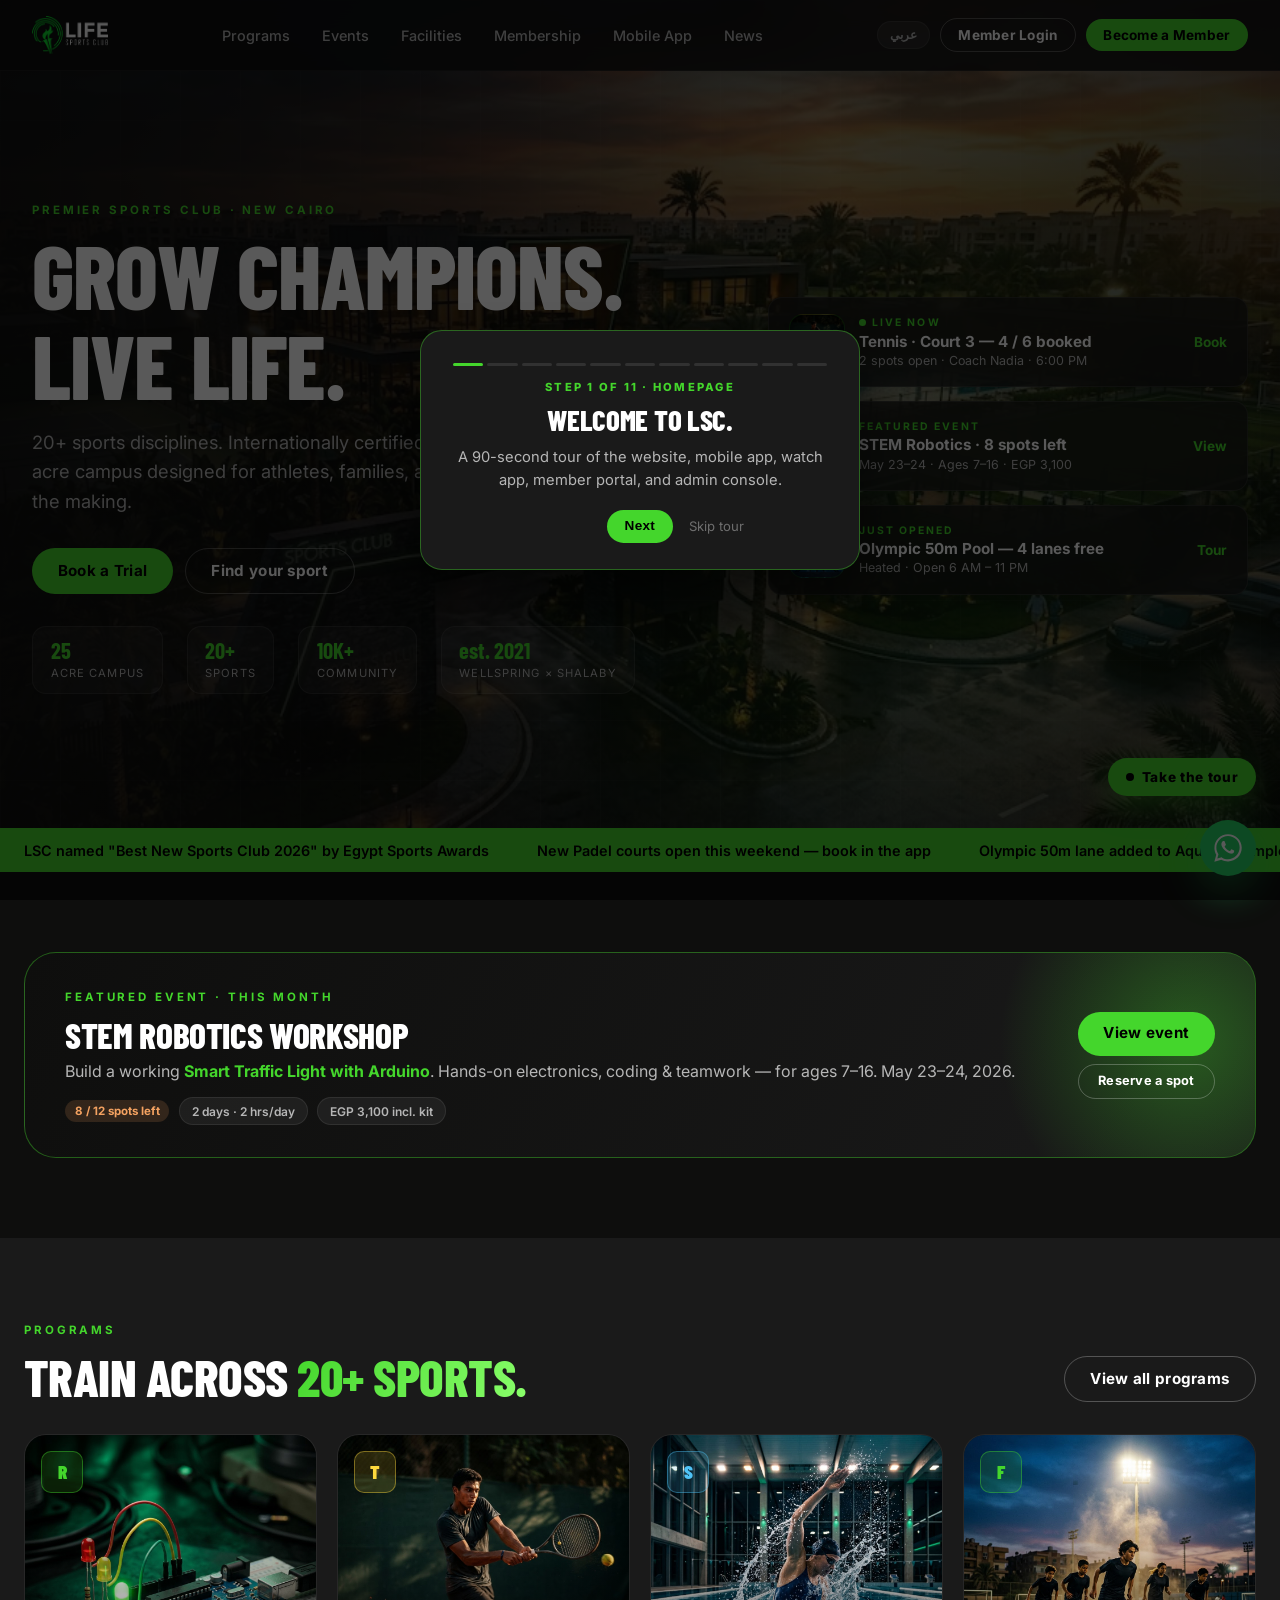
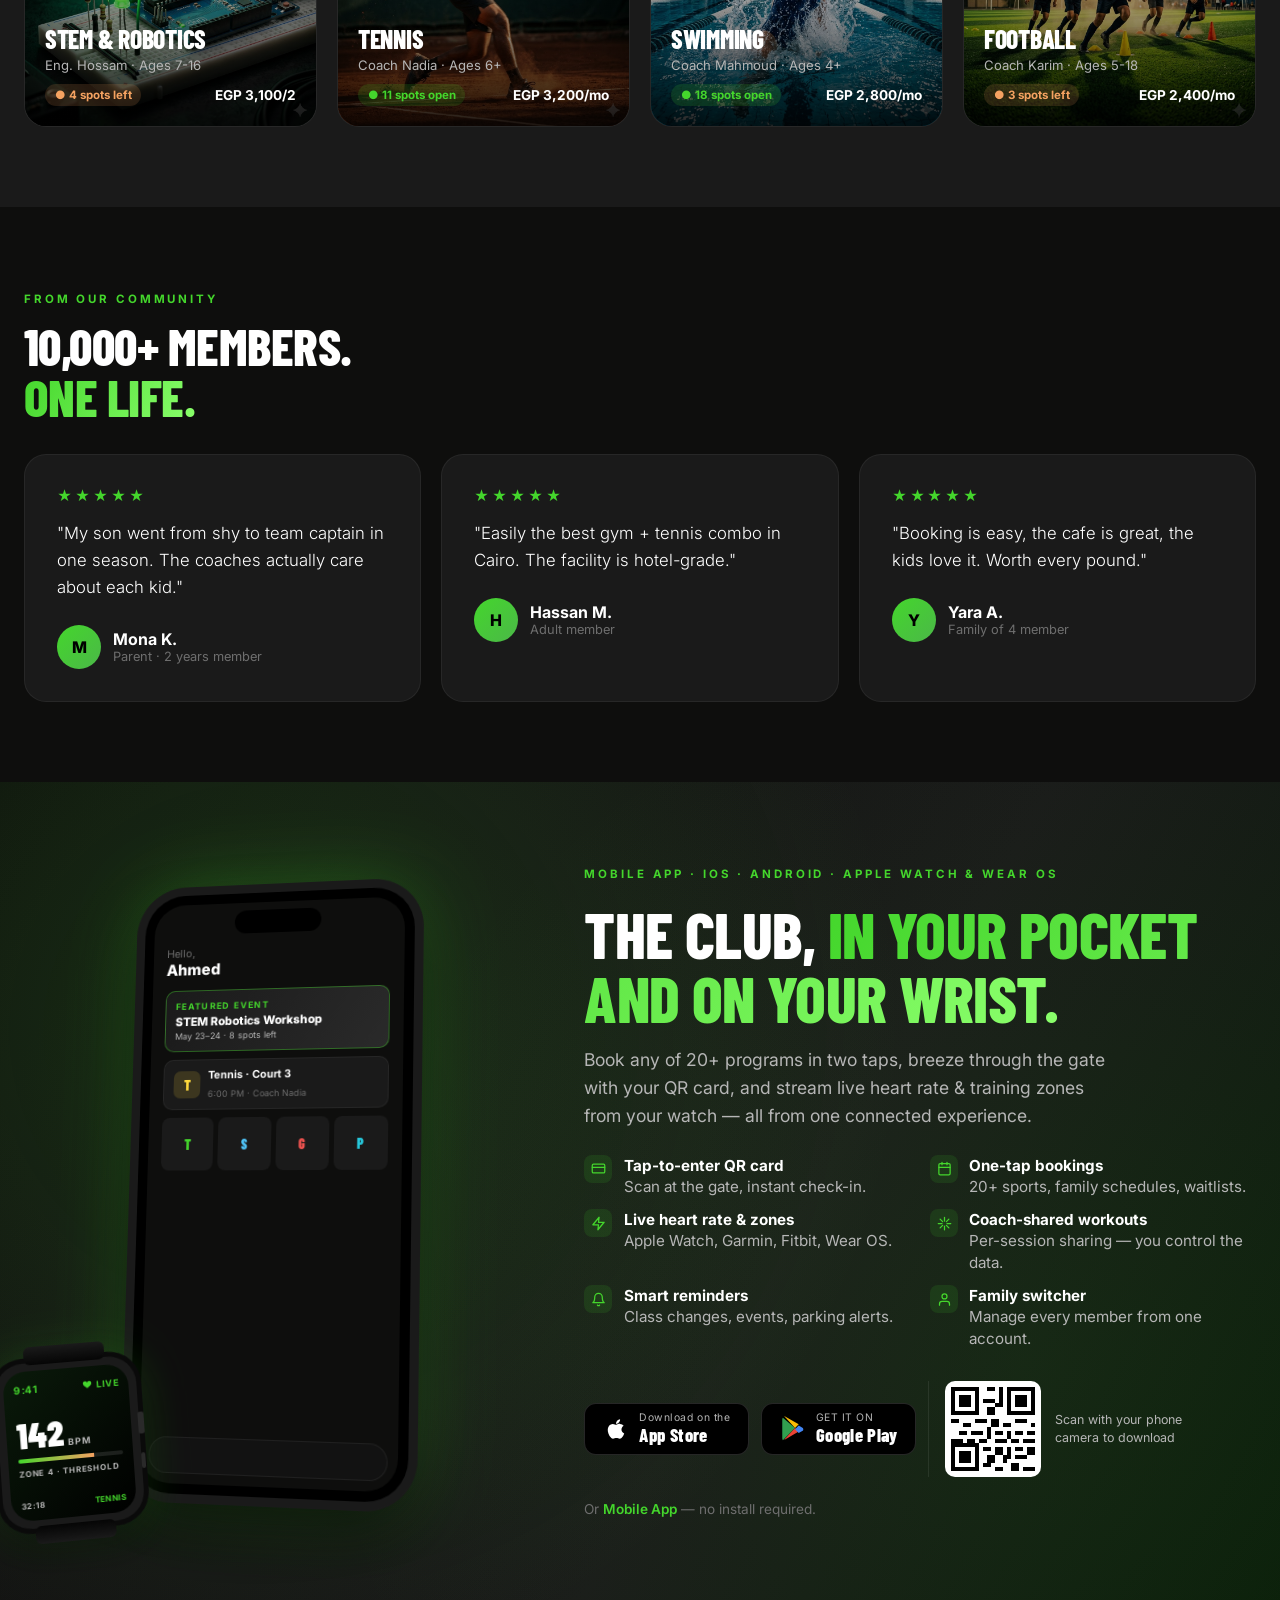
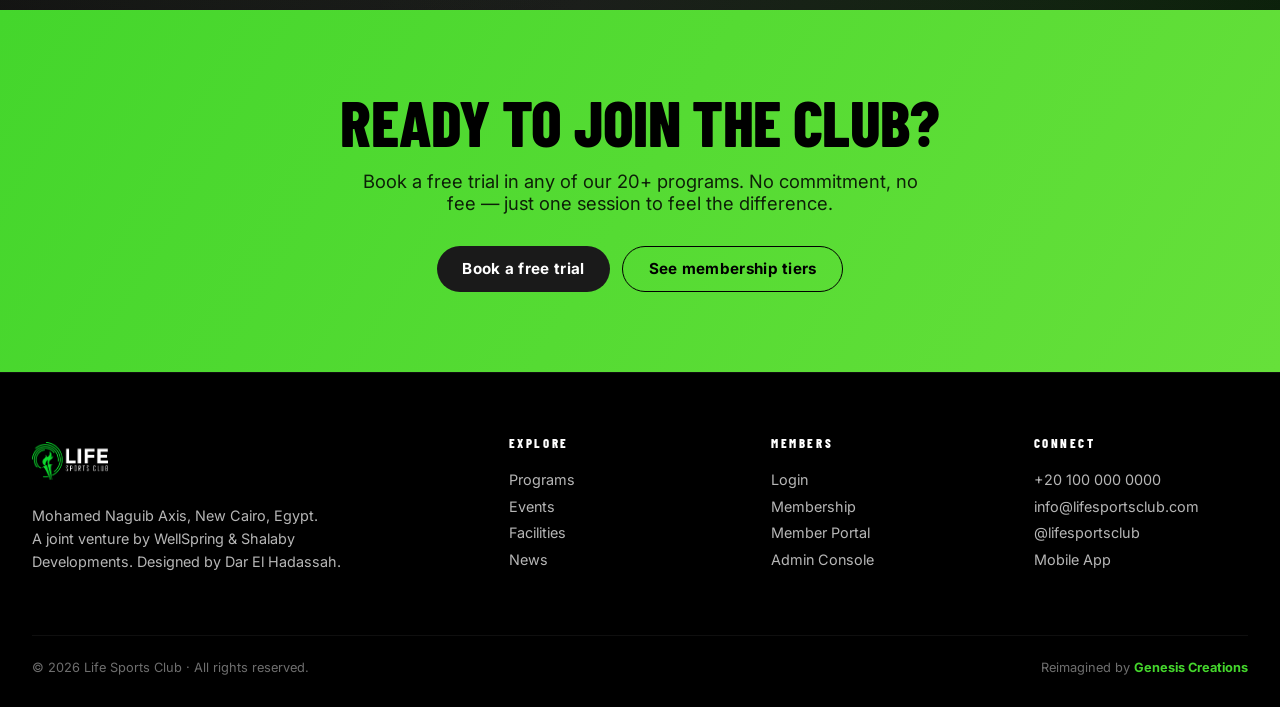
<file: index.html>
<!DOCTYPE html>
<html lang="en" dir="ltr">
<head>
<meta charset="UTF-8" />
<meta name="viewport" content="width=device-width, initial-scale=1" />
<title>Life Sports Club · Grow Champions. Live Life.</title>
<meta name="description" content="Premier sports club in New Cairo. 25-acre campus · 20+ sports · internationally certified coaches. Become a member of LSC." />
<link rel="icon" href="assets/logo.png" />
<link rel="preconnect" href="https://fonts.googleapis.com" />
<link rel="preconnect" href="https://fonts.gstatic.com" crossorigin />
<link href="https://fonts.googleapis.com/css2?family=Barlow+Condensed:wght@600;700;800;900&family=Inter:wght@300;400;500;600;700;800&display=swap" rel="stylesheet" />
<link rel="stylesheet" href="styles.css" />
<style>
.featured-grid { display: grid; grid-template-columns: repeat(4, 1fr); gap: 1.25rem; }
@media (max-width: 1100px) { .featured-grid { grid-template-columns: repeat(2,1fr); } }
@media (max-width: 600px) { .featured-grid { grid-template-columns: 1fr; } }
.sport-card-img { padding: 0; overflow: hidden; }
.sport-card-img .img-frame { aspect-ratio: 1; background-size: cover; background-position: center; position: relative; }
.sport-card-img .img-frame::after { content: ''; position: absolute; inset: 0; background: linear-gradient(180deg, transparent 30%, rgba(0,0,0,0.85) 100%); }
.sport-card-img .img-frame .badge-on-img { position: absolute; top: 1rem; left: 1rem; z-index: 2; }
.sport-card-img .img-frame .info { position: absolute; bottom: 1.25rem; left: 1.25rem; right: 1.25rem; z-index: 2; }
.sport-card-img .img-frame .info h3 { font-family: var(--font-display); font-size: 1.6rem; margin: 0 0 0.3rem; }
.sport-card-img .img-frame .info .sub { color: var(--lsc-gray-light); font-size: 0.82rem; margin-bottom: 0.7rem; }
.sport-card-img .img-frame .info .meta { display: flex; justify-content: space-between; align-items: center; }
.testimonial-grid { display: grid; grid-template-columns: repeat(3,1fr); gap: 1.25rem; }
@media (max-width: 900px) { .testimonial-grid { grid-template-columns: 1fr; } }
.t-card { padding: 2rem; }
.t-card .stars { color: var(--lsc-green); letter-spacing: 0.2em; margin-bottom: 1rem; font-size: 0.9rem; }
.t-card blockquote { font-size: 1.05rem; line-height: 1.6; margin: 0 0 1.5rem; color: var(--lsc-white); font-weight: 300; }
.t-card .author { display: flex; gap: 0.75rem; align-items: center; }
.t-card .avatar { width: 44px; height: 44px; border-radius: 50%; background: linear-gradient(135deg,var(--lsc-green),var(--lsc-green-dark)); color: var(--lsc-black); display: flex; align-items: center; justify-content: center; font-weight: 800; }
/* Right-column on hero: stacked live activity cards floating over the photo backdrop */
.hero-cards {
  display: flex; flex-direction: column; gap: 0.85rem;
  width: 100%; max-width: 480px; margin-left: auto;
}
.hc-card {
  background: rgba(20,20,20,0.7); backdrop-filter: blur(20px);
  border: 1px solid rgba(255,255,255,0.08);
  border-radius: var(--radius-md);
  padding: 1rem 1.25rem;
  display: flex; align-items: center; gap: 0.85rem;
  transition: transform 0.2s, border-color 0.2s;
}
.hc-card:hover { transform: translateX(-4px); border-color: rgba(68,214,44,0.4); }
.hc-card .ic-img {
  width: 56px; height: 56px; border-radius: 14px;
  background-size: cover; background-position: center;
  flex-shrink: 0;
  border: 1px solid rgba(68,214,44,0.25);
}
.hc-card .body { flex: 1; min-width: 0; }
.hc-card .lbl { font-size: 0.65rem; color: var(--lsc-green); letter-spacing: 0.2em; font-weight: 700; }
.hc-card .ttl { font-weight: 700; font-size: 0.95rem; color: var(--lsc-white); margin-top: 0.2rem; line-height: 1.2; }
.hc-card .sub { font-size: 0.78rem; color: var(--lsc-gray-light); margin-top: 0.15rem; }
.hc-card .live-dot { width: 7px; height: 7px; border-radius: 50%; background: var(--lsc-green); animation: pulse 1.6s infinite; display: inline-block; margin-right: 0.4rem; }
.hc-card .micro-cta { color: var(--lsc-green); font-weight: 700; font-size: 0.85rem; flex-shrink: 0; }
@keyframes pulse { 0%,100% { opacity: 1; } 50% { opacity: 0.3; } }
@media (max-width: 900px) { .hero-cards { display: none; } }

.section-head { display: flex; justify-content: space-between; align-items: end; margin-bottom: 2rem; flex-wrap: wrap; gap: 1rem; }
.section-head h2 { font-size: clamp(2rem, 4vw, 3.5rem); margin: 0; }

.hero-mini-stats { display: flex; gap: 1.5rem; flex-wrap: wrap; margin-top: 2rem; }
.hero-mini-stats .ms { background: rgba(255,255,255,0.04); border: 1px solid rgba(255,255,255,0.08); padding: 0.75rem 1.1rem; border-radius: var(--radius-md); }
.hero-mini-stats .ms strong { font-family: var(--font-display); font-size: 1.4rem; color: var(--lsc-green); display: block; line-height: 1; }
.hero-mini-stats .ms span { font-size: 0.7rem; color: var(--lsc-gray-light); letter-spacing: 0.1em; text-transform: uppercase; }

/* ===== Mobile App download CTA ===== */
.app-cta {
  background: linear-gradient(120deg, #0e0e0d 0%, #1a1a1a 60%, #0a1a0a 100%);
  position: relative; overflow: hidden;
}
.app-cta::before {
  content: ''; position: absolute; inset: 0;
  background:
    radial-gradient(circle at 20% 30%, rgba(68,214,44,0.15), transparent 55%),
    radial-gradient(circle at 80% 70%, rgba(68,214,44,0.08), transparent 60%);
  pointer-events: none;
}
.app-cta-grid {
  display: grid; grid-template-columns: 0.85fr 1.15fr; gap: 4rem; align-items: center;
  position: relative; z-index: 2;
}
@media (max-width: 1000px) { .app-cta-grid { grid-template-columns: 1fr; gap: 2.5rem; } }
.app-mock { display: flex; justify-content: center; perspective: 1500px; position: relative; padding-bottom: 1rem; }
.app-mock-phone {
  width: 280px; aspect-ratio: 0.46;
  background: var(--lsc-black);
  border-radius: 42px; padding: 10px;
  box-shadow:
    0 0 0 9px #1a1a1a,
    0 30px 60px rgba(0,0,0,0.6),
    0 0 80px var(--lsc-green-glow);
  transform: rotateY(-12deg) rotateX(6deg);
  position: relative;
}

/* Apple-watch-style mockup floating in front of the phone */
.watch-mock {
  position: absolute;
  bottom: -1rem; left: -1.5rem;
  width: 140px; aspect-ratio: 0.85;
  background: #1a1a1a;
  border-radius: 28px; padding: 8px;
  box-shadow:
    0 0 0 5px #0a0a0a,
    0 20px 40px rgba(0,0,0,0.5),
    0 0 50px rgba(68,214,44,0.25);
  transform: rotateY(8deg) rotateZ(-4deg);
  z-index: 3;
}
.watch-mock::after {
  /* Digital crown on the right */
  content: ''; position: absolute; top: 35%; right: -5px;
  width: 6px; height: 22px; background: #2a2a2a;
  border-radius: 2px;
}
.watch-mock::before {
  /* Side button */
  content: ''; position: absolute; top: 60%; right: -4px;
  width: 4px; height: 16px; background: #2a2a2a;
  border-radius: 2px;
}
.watch-mock-band-top, .watch-mock-band-bot {
  position: absolute; left: 50%; transform: translateX(-50%);
  width: 80px; height: 18px;
  background: linear-gradient(180deg, #1a1a1a, #050505);
  border-radius: 6px;
  z-index: -1;
}
.watch-mock-band-top { top: -16px; }
.watch-mock-band-bot { bottom: -16px; background: linear-gradient(0deg, #1a1a1a, #050505); }

.watch-screen {
  width: 100%; height: 100%;
  border-radius: 22px; overflow: hidden;
  background: linear-gradient(135deg, #0a1a0a, #000);
  padding: 12px 10px 10px;
  display: flex; flex-direction: column; justify-content: space-between;
  position: relative;
}
.watch-time { font-size: 10px; font-weight: 700; color: var(--lsc-green); letter-spacing: 0.05em; }
.watch-hr {
  display: flex; align-items: baseline; gap: 4px;
  margin: 0;
}
.watch-hr .num { font-family: var(--font-display); font-weight: 900; font-size: 2.2rem; color: white; line-height: 1; }
.watch-hr .lbl { font-size: 9px; color: var(--lsc-gray-light); font-weight: 700; letter-spacing: 0.1em; }
.watch-pulse {
  display: flex; align-items: center; gap: 4px;
  font-size: 9px; color: var(--lsc-green); font-weight: 700; letter-spacing: 0.05em;
}
.watch-pulse .heart {
  width: 10px; height: 10px;
  animation: heartbeat 1s ease-in-out infinite;
}
@keyframes heartbeat {
  0%, 60%, 100% { transform: scale(1); }
  30% { transform: scale(1.25); }
}
.watch-bar { height: 4px; background: rgba(255,255,255,0.1); border-radius: 2px; overflow: hidden; }
.watch-bar-fill { height: 100%; width: 72%; background: linear-gradient(90deg, var(--lsc-green), var(--lsc-amber)); }
.watch-zone { font-size: 8px; color: var(--lsc-gray-light); letter-spacing: 0.1em; font-weight: 700; }

@media (max-width: 600px) {
  .watch-mock { width: 110px; bottom: -0.5rem; left: -0.5rem; }
}
.app-mock-phone::before {
  content: ''; position: absolute; top: 18px; left: 50%; transform: translateX(-50%);
  width: 90px; height: 24px; background: black; border-radius: 999px; z-index: 5;
}
.app-mock-screen {
  width: 100%; height: 100%; border-radius: 32px; overflow: hidden;
  background: var(--lsc-dark); position: relative;
  display: flex; flex-direction: column; padding: 36px 14px 14px;
}
.app-mock-screen .greet { font-family: var(--font-body); font-size: 11px; color: var(--lsc-gray); display: block; margin: 8px 0 0; }
.app-mock-screen .name { font-weight: 800; font-size: 16px; color: white; }
.app-mock-screen .feature {
  margin-top: 12px; padding: 10px;
  background: linear-gradient(120deg, #1a1a1a, #2a2a2a);
  border: 1px solid rgba(68,214,44,0.4);
  border-radius: 10px;
}
.app-mock-screen .feature .lbl { font-size: 9px; color: var(--lsc-green); letter-spacing: 0.15em; font-weight: 700; }
.app-mock-screen .feature .ttl { font-weight: 800; font-size: 12px; color: white; margin-top: 3px; }
.app-mock-screen .feature .sub { font-size: 9px; color: var(--lsc-gray-light); margin-top: 2px; }
.app-mock-screen .booking-card {
  margin-top: 8px; padding: 8px 10px;
  background: var(--lsc-dark-2); border: 1px solid rgba(255,255,255,0.05);
  border-radius: 10px;
  display: flex; gap: 8px; align-items: center;
}
.app-mock-screen .booking-card .b-badge {
  width: 28px; height: 28px; border-radius: 7px;
  background: rgba(255,217,61,0.15); color: #FFD93D;
  display: flex; align-items: center; justify-content: center;
  font-family: var(--font-display); font-weight: 900; font-size: 14px;
}
.app-mock-screen .booking-card .b-text strong { font-size: 11px; color: white; display: block; }
.app-mock-screen .booking-card .b-text span { font-size: 9px; color: var(--lsc-gray); }
.app-mock-screen .quick-row { display: grid; grid-template-columns: repeat(4, 1fr); gap: 5px; margin-top: 8px; }
.app-mock-screen .qb { aspect-ratio: 1; background: var(--lsc-dark-2); border-radius: 8px; display: flex; align-items: center; justify-content: center; font-family: var(--font-display); font-weight: 900; font-size: 14px; color: var(--lsc-green); }
.app-mock-screen .tab-mini {
  position: absolute; bottom: 10px; left: 10px; right: 10px;
  height: 36px; background: rgba(20,20,20,0.95);
  border: 1px solid rgba(255,255,255,0.06); border-radius: 18px;
}

.app-features { list-style: none; padding: 0; margin: 1.5rem 0 2rem; display: grid; grid-template-columns: 1fr 1fr; gap: 0.75rem 1.25rem; }
@media (max-width: 600px) { .app-features { grid-template-columns: 1fr; } }
.app-features li { display: flex; gap: 0.7rem; align-items: start; color: var(--lsc-gray-light); font-size: 0.95rem; line-height: 1.4; }
.app-features li .ic-frame { flex-shrink: 0; width: 28px; height: 28px; border-radius: 8px; background: rgba(68,214,44,0.12); color: var(--lsc-green); display: inline-flex; align-items: center; justify-content: center; }
.app-features li strong { color: var(--lsc-white); display: block; font-weight: 700; }

.store-row { display: flex; gap: 0.75rem; flex-wrap: wrap; align-items: center; }
.store-badge {
  display: inline-flex; align-items: center; gap: 0.65rem;
  padding: 0.6rem 1.1rem; background: black; color: white;
  border-radius: 12px; border: 1px solid rgba(255,255,255,0.15);
  text-decoration: none; transition: all 0.18s;
  cursor: pointer;
}
.store-badge:hover { transform: translateY(-2px); border-color: var(--lsc-green); box-shadow: 0 12px 30px var(--lsc-green-glow); }
.store-badge .badge-icon { width: 26px; height: 26px; flex-shrink: 0; }
.store-badge .badge-text { display: flex; flex-direction: column; line-height: 1; }
.store-badge .badge-text .small { font-size: 0.65rem; color: rgba(255,255,255,0.7); letter-spacing: 0.05em; }
.store-badge .badge-text .big { font-family: var(--font-display); font-weight: 800; font-size: 1.15rem; letter-spacing: 0.02em; margin-top: 2px; }
.qr-mini {
  width: 96px; height: 96px; padding: 6px; background: white; border-radius: 10px;
  display: flex; flex-shrink: 0;
}
.qr-mini svg { width: 100%; height: 100%; }
.qr-side { display: flex; gap: 0.85rem; align-items: center; padding-left: 1rem; border-left: 1px solid rgba(255,255,255,0.08); }
.qr-side .lbl { font-size: 0.78rem; color: var(--lsc-gray-light); line-height: 1.4; }
@media (max-width: 700px) { .qr-side { display: none; } }
</style>
</head>
<body>

<!-- ========== NAVBAR ========== -->
<nav class="navbar">
  <a class="navbar-logo" href="index.html">
    <img src="assets/logo.png" alt="LSC" />
  </a>
  <div class="navbar-links">
        <a href="programs.html" data-i18n="programs">Programs</a>
    <a href="events.html" data-i18n="events">Events</a>
    <a href="facilities.html" data-i18n="facilities">Facilities</a>
    <a href="membership.html" data-i18n="membership">Membership</a>
    <a href="app.html" data-i18n="mobileApp">Mobile App</a>
    <a href="news.html" data-i18n="news">News</a>
  </div>
  <div class="navbar-actions">
    <button class="chip lang-toggle" onclick="toggleLang()">عربي</button>
    <a class="btn btn-ghost" href="login.html" data-i18n="login">Member Login</a>
    <a class="btn btn-primary" href="membership.html" data-i18n="join">Become a Member</a>
  </div>
</nav>

<!-- ========== HERO ========== -->
<section class="hero" style="--hero-bg:url('assets/hero-club.jpg');">
  <div class="hero-inner">
    <div>
      <span class="eyebrow" data-i18n="heroEyebrow">Premier Sports Club · New Cairo</span>
      <h1 class="display" data-i18n="heroTitle">GROW CHAMPIONS.<br/>LIVE LIFE.</h1>
      <p class="lead" data-i18n="heroLead">20+ sports disciplines. Internationally certified coaches. A 25-acre campus designed for athletes, families, and champions in the making.</p>
      <div style="display:flex;gap:0.75rem;margin-top:2rem;flex-wrap:wrap;">
        <a class="btn btn-primary" href="programs.html" data-i18n="book">Book a Trial</a>
        <a class="btn btn-ghost" href="quiz.html">Find your sport</a>
      </div>
      <div class="hero-mini-stats">
        <div class="ms"><strong>25</strong><span>Acre Campus</span></div>
        <div class="ms"><strong>20+</strong><span>Sports</span></div>
        <div class="ms"><strong>10K+</strong><span>Community</span></div>
        <div class="ms"><strong>est. 2021</strong><span>WellSpring × Shalaby</span></div>
      </div>
    </div>
    <!-- Live activity stack — what's happening at the club right now -->
    <div class="hero-cards">
      <a class="hc-card" href="program-detail.html?sport=tennis" style="text-decoration:none;color:inherit;">
        <div class="ic-img" style="background-image:url('assets/sport-tennis.jpg');"></div>
        <div class="body">
          <div class="lbl"><span class="live-dot"></span>LIVE NOW</div>
          <div class="ttl">Tennis · Court 3 — 4 / 6 booked</div>
          <div class="sub">2 spots open · Coach Nadia · 6:00 PM</div>
        </div>
        <span class="micro-cta">Book</span>
      </a>
      <a class="hc-card" href="event-stem.html" style="text-decoration:none;color:inherit;">
        <div class="ic-img" style="background-image:url('assets/stem-hero.jpg');"></div>
        <div class="body">
          <div class="lbl">FEATURED EVENT</div>
          <div class="ttl">STEM Robotics · 8 spots left</div>
          <div class="sub">May 23–24 · Ages 7–16 · EGP 3,100</div>
        </div>
        <span class="micro-cta">View</span>
      </a>
      <a class="hc-card" href="facilities.html" style="text-decoration:none;color:inherit;">
        <div class="ic-img" style="background-image:url('assets/facility-pool.jpg');"></div>
        <div class="body">
          <div class="lbl">JUST OPENED</div>
          <div class="ttl">Olympic 50m Pool — 4 lanes free</div>
          <div class="sub">Heated · Open 6 AM – 11 PM</div>
        </div>
        <span class="micro-cta">Tour</span>
      </a>
    </div>
  </div>
</section>

<!-- ========== NEWS TICKER ========== -->
<div class="ticker">
  <div class="ticker-track">
    <span>LSC named "Best New Sports Club 2026" by Egypt Sports Awards</span>
    <span>New Padel courts open this weekend — book in the app</span>
    <span>Olympic 50m lane added to Aquatic Complex</span>
    <span>STEM Robotics Workshop — 8 spots left · May 23</span>
    <span>LSC named "Best New Sports Club 2026" by Egypt Sports Awards</span>
    <span>New Padel courts open this weekend — book in the app</span>
    <span>Olympic 50m lane added to Aquatic Complex</span>
    <span>STEM Robotics Workshop — 8 spots left · May 23</span>
  </div>
</div>

<!-- ========== STEM EVENT BANNER ========== -->
<section class="section">
  <div class="container">
    <div class="event-banner">
      <div style="position:relative;z-index:2;">
        <span class="eyebrow">Featured Event · This Month</span>
        <h3 class="display">STEM Robotics Workshop</h3>
        <p>Build a working <strong style="color:var(--lsc-green)">Smart Traffic Light with Arduino</strong>. Hands-on electronics, coding & teamwork — for ages 7–16. May 23–24, 2026.</p>
        <div style="display:flex;gap:0.6rem;align-items:center;flex-wrap:wrap;">
          <span class="cap cap-low">8 / 12 spots left</span>
          <span class="chip">2 days · 2 hrs/day</span>
          <span class="chip">EGP 3,100 incl. kit</span>
        </div>
      </div>
      <div style="position:relative;z-index:2;display:flex;flex-direction:column;gap:0.5rem;">
        <a class="btn btn-primary" href="event-stem.html">View event</a>
        <a class="btn btn-ghost" href="event-stem.html#register" style="font-size:0.8rem;padding:0.6rem 1.2rem;">Reserve a spot</a>
      </div>
    </div>
  </div>
</section>

<!-- ========== FEATURED PROGRAMS ========== -->
<section class="section" style="background:var(--lsc-dark-2);">
  <div class="container">
    <div class="section-head">
      <div>
        <span class="eyebrow">Programs</span>
        <h2>Train across <span class="brand-grad">20+ sports.</span></h2>
      </div>
      <a class="btn btn-ghost" href="programs.html">View all programs</a>
    </div>
    <div class="featured-grid" id="featured-sports"></div>
  </div>
</section>

<!-- ========== TESTIMONIALS ========== -->
<section class="section">
  <div class="container">
    <div class="section-head">
      <div>
        <span class="eyebrow">From our community</span>
        <h2>10,000+ members.<br/><span class="brand-grad">One Life.</span></h2>
      </div>
    </div>
    <div class="testimonial-grid" id="testimonials"></div>
  </div>
</section>

<!-- ========== MOBILE APP DOWNLOAD CTA ========== -->
<section class="section app-cta">
  <div class="container app-cta-grid">

    <!-- Phone + Watch mockup -->
    <div class="app-mock">
      <div class="app-mock-phone">
        <div class="app-mock-screen">
          <span class="greet">Hello,</span>
          <div class="name">Ahmed</div>

          <div class="feature">
            <div class="lbl">FEATURED EVENT</div>
            <div class="ttl">STEM Robotics Workshop</div>
            <div class="sub">May 23–24 · 8 spots left</div>
          </div>

          <div class="booking-card">
            <div class="b-badge">T</div>
            <div class="b-text">
              <strong>Tennis · Court 3</strong>
              <span>6:00 PM · Coach Nadia</span>
            </div>
          </div>

          <div class="quick-row">
            <div class="qb">T</div>
            <div class="qb" style="color:#4FC3F7;">S</div>
            <div class="qb" style="color:#EF5350;">G</div>
            <div class="qb" style="color:#26C6DA;">P</div>
          </div>

          <div class="tab-mini"></div>
        </div>
      </div>

      <!-- Apple-watch-style companion -->
      <div class="watch-mock" aria-label="LSC watch app preview">
        <span class="watch-mock-band-top"></span>
        <span class="watch-mock-band-bot"></span>
        <div class="watch-screen">
          <div style="display:flex;justify-content:space-between;align-items:center;">
            <span class="watch-time">9:41</span>
            <span class="watch-pulse">
              <svg class="heart" viewBox="0 0 24 24" fill="var(--lsc-green)" xmlns="http://www.w3.org/2000/svg"><path d="M12 21s-7-4.5-9.5-9C.7 8 3 4 7 4c2 0 3.5 1 5 3 1.5-2 3-3 5-3 4 0 6.3 4 4.5 8C19 16.5 12 21 12 21z"/></svg>
              LIVE
            </span>
          </div>
          <div>
            <div class="watch-hr"><span class="num">142</span><span class="lbl">BPM</span></div>
            <div class="watch-bar" style="margin-top:6px;"><div class="watch-bar-fill"></div></div>
            <div class="watch-zone" style="margin-top:6px;">ZONE 4 · THRESHOLD</div>
          </div>
          <div style="display:flex;justify-content:space-between;font-size:8px;color:var(--lsc-gray-light);font-weight:700;letter-spacing:0.05em;">
            <span>32:18</span>
            <span style="color:var(--lsc-green)">TENNIS</span>
          </div>
        </div>
      </div>
    </div>

    <!-- Copy + download buttons -->
    <div>
      <span class="eyebrow">Mobile App · iOS · Android · Apple Watch &amp; Wear OS</span>
      <h2 class="display" style="font-size:clamp(2.2rem,5vw,4rem);margin:0.5rem 0 1rem;">The club, <span class="brand-grad">in your pocket and on your wrist.</span></h2>
      <p style="color:var(--lsc-gray-light);font-size:1.1rem;line-height:1.6;max-width:540px;margin:0;">Book any of 20+ programs in two taps, breeze through the gate with your QR card, and stream live heart rate &amp; training zones from your watch — all from one connected experience.</p>

      <ul class="app-features">
        <li>
          <span class="ic-frame"><span class="icon icon-card"></span></span>
          <span><strong>Tap-to-enter QR card</strong>Scan at the gate, instant check-in.</span>
        </li>
        <li>
          <span class="ic-frame"><span class="icon icon-calendar"></span></span>
          <span><strong>One-tap bookings</strong>20+ sports, family schedules, waitlists.</span>
        </li>
        <li>
          <span class="ic-frame"><span class="icon icon-bolt"></span></span>
          <span><strong>Live heart rate &amp; zones</strong>Apple Watch, Garmin, Fitbit, Wear OS.</span>
        </li>
        <li>
          <span class="ic-frame"><span class="icon icon-spark"></span></span>
          <span><strong>Coach-shared workouts</strong>Per-session sharing — you control the data.</span>
        </li>
        <li>
          <span class="ic-frame"><span class="icon icon-bell"></span></span>
          <span><strong>Smart reminders</strong>Class changes, events, parking alerts.</span>
        </li>
        <li>
          <span class="ic-frame"><span class="icon icon-user"></span></span>
          <span><strong>Family switcher</strong>Manage every member from one account.</span>
        </li>
      </ul>

      <div class="store-row">
        <a class="store-badge" href="#" onclick="toast('App Store coming soon');return false;" aria-label="Download on the App Store">
          <svg class="badge-icon" viewBox="0 0 24 24" fill="currentColor"><path d="M17.05 20.28c-.98.95-2.05.8-3.08.35-1.09-.46-2.09-.48-3.24 0-1.44.62-2.2.44-3.06-.35C2.79 15.25 3.51 7.59 9.05 7.31c1.35.07 2.29.74 3.08.8 1.18-.24 2.31-.93 3.57-.84 1.51.12 2.65.72 3.4 1.8-3.12 1.87-2.38 5.98.48 7.13-.57 1.5-1.31 2.99-2.54 4.09zM12 7.25c-.15-2.23 1.66-4.07 3.74-4.25.29 2.58-2.34 4.5-3.74 4.25z"/></svg>
          <span class="badge-text">
            <span class="small">Download on the</span>
            <span class="big">App Store</span>
          </span>
        </a>
        <a class="store-badge" href="#" onclick="toast('Google Play coming soon');return false;" aria-label="Get it on Google Play">
          <svg class="badge-icon" viewBox="0 0 24 24"><path fill="#34A853" d="M3.6 1.7c-.4.4-.6 1-.6 1.7v17.2c0 .7.2 1.3.6 1.7l11.2-11.3-11.2-9.3z" opacity="0.95"/><path fill="#FBBC04" d="M14.8 11l3.4-3.4-12.2-7c-.4-.2-.7-.3-1.1-.3l9.9 10.7z"/><path fill="#EA4335" d="M14.8 11L4.9 21.7c.4 0 .8-.1 1.1-.3l12.2-7-3.4-3.4z"/><path fill="#4285F4" d="M22 11l-3.8-2.2-3.4 3.4 3.4 3.4 3.7-2.1c.7-.4.7-1.4.1-2.5z"/></svg>
          <span class="badge-text">
            <span class="small">GET IT ON</span>
            <span class="big">Google Play</span>
          </span>
        </a>

        <div class="qr-side">
          <div class="qr-mini">
            <svg viewBox="0 0 21 21" xmlns="http://www.w3.org/2000/svg" shape-rendering="crispEdges">
              <rect width="21" height="21" fill="white"/>
              <g fill="black">
                <rect x="0" y="0" width="7" height="7"/><rect x="1" y="1" width="5" height="5" fill="white"/><rect x="2" y="2" width="3" height="3"/>
                <rect x="14" y="0" width="7" height="7"/><rect x="15" y="1" width="5" height="5" fill="white"/><rect x="16" y="2" width="3" height="3"/>
                <rect x="0" y="14" width="7" height="7"/><rect x="1" y="15" width="5" height="5" fill="white"/><rect x="2" y="16" width="3" height="3"/>
                <rect x="9" y="0" width="2" height="1"/><rect x="12" y="0" width="1" height="2"/>
                <rect x="8" y="3" width="3" height="1"/><rect x="12" y="2" width="1" height="2"/>
                <rect x="9" y="5" width="2" height="2"/><rect x="11" y="4" width="2" height="1"/>
                <rect x="0" y="8" width="2" height="1"/><rect x="3" y="9" width="2" height="1"/><rect x="6" y="8" width="3" height="1"/><rect x="10" y="8" width="2" height="2"/><rect x="13" y="9" width="2" height="1"/><rect x="16" y="8" width="3" height="1"/><rect x="20" y="9" width="1" height="1"/>
                <rect x="2" y="11" width="2" height="1"/><rect x="5" y="11" width="3" height="1"/><rect x="9" y="10" width="1" height="3"/><rect x="11" y="11" width="2" height="1"/><rect x="14" y="11" width="1" height="2"/><rect x="16" y="11" width="2" height="1"/><rect x="19" y="11" width="2" height="1"/>
                <rect x="0" y="13" width="3" height="1"/><rect x="4" y="13" width="2" height="2"/><rect x="7" y="13" width="2" height="1"/><rect x="11" y="13" width="3" height="1"/><rect x="15" y="13" width="2" height="1"/><rect x="18" y="13" width="3" height="1"/>
                <rect x="8" y="15" width="2" height="1"/><rect x="11" y="15" width="2" height="2"/><rect x="14" y="15" width="1" height="3"/><rect x="16" y="15" width="2" height="1"/><rect x="19" y="15" width="2" height="2"/>
                <rect x="9" y="17" width="2" height="2"/><rect x="13" y="17" width="1" height="2"/><rect x="16" y="17" width="3" height="1"/>
                <rect x="8" y="19" width="2" height="1"/><rect x="11" y="20" width="2" height="1"/><rect x="15" y="19" width="2" height="2"/><rect x="18" y="20" width="3" height="1"/>
              </g>
            </svg>
          </div>
          <div class="lbl">Scan with your phone<br/>camera to download</div>
        </div>
      </div>

      <p style="margin-top:1.5rem;font-size:0.85rem;color:var(--lsc-gray);">
        Or <a href="app.html" style="color:var(--lsc-green);text-decoration:none;font-weight:600;" data-i18n="mobileApp">preview the app in your browser</a> — no install required.
      </p>
    </div>

  </div>
</section>

<!-- ========== CTA STRIP ========== -->
<section class="section" style="background:linear-gradient(120deg,var(--lsc-green) 0%, #66E03A 100%);color:var(--lsc-black);text-align:center;">
  <div class="container">
    <h2 style="font-size:clamp(2.5rem,5vw,4.5rem);margin:0 0 1rem;">Ready to join the club?</h2>
    <p style="font-size:1.15rem;max-width:560px;margin:0 auto 2rem;opacity:0.85;">Book a free trial in any of our 20+ programs. No commitment, no fee — just one session to feel the difference.</p>
    <div style="display:flex;gap:0.75rem;justify-content:center;flex-wrap:wrap;">
      <a class="btn btn-dark" href="programs.html">Book a free trial</a>
      <a class="btn btn-ghost" style="border-color:var(--lsc-black);color:var(--lsc-black);" href="membership.html">See membership tiers</a>
    </div>
  </div>
</section>

<!-- ========== FOOTER ========== -->
<footer class="footer">
  <div class="footer-grid">
    <div>
      <a class="navbar-logo" href="index.html" style="margin-bottom:1rem;">
        <img src="assets/logo.png" alt="LSC" />
      </a>
      <p style="margin-top:1rem;font-size:0.9rem;line-height:1.6;max-width:320px;">Mohamed Naguib Axis, New Cairo, Egypt.<br/>A joint venture by WellSpring & Shalaby Developments. Designed by Dar El Hadassah.</p>
    </div>
    <div>
      <h4>Explore</h4>
      <a href="programs.html" data-i18n="programs">Sports & Programs</a>
      <a href="events.html" data-i18n="events">Events</a>
      <a href="facilities.html" data-i18n="facilities">Facilities & Map</a>
      <a href="news.html" data-i18n="news">News & Stories</a>
    </div>
    <div>
      <h4>Members</h4>
      <a href="login.html">Login</a>
      <a href="membership.html" data-i18n="membership">Become a Member</a>
      <a href="member-portal.html">Member Portal</a>
      <a href="admin.html">Admin Console</a>
    </div>
    <div>
      <h4>Connect</h4>
      <a href="#">+20 100 000 0000</a>
      <a href="#">info@lifesportsclub.com</a>
      <a href="#">@lifesportsclub</a>
      <a href="app.html" data-i18n="mobileApp">Download the App</a>
    </div>
  </div>
  <div class="footer-bottom">
    <span>© 2026 Life Sports Club · All rights reserved.</span>
    <span>Reimagined by <strong style="color:var(--lsc-green)">Genesis Creations</strong></span>
  </div>
</footer>

<!-- WhatsApp floating widget (real WhatsApp brand icon) -->
<a class="wa-widget" href="https://wa.me/201000000000?text=Hi%20LSC%2C%20I%27m%20interested%20in%20a%20trial%20session" title="Chat with us on WhatsApp" aria-label="WhatsApp">
  <svg width="28" height="28" viewBox="0 0 32 32" fill="currentColor"><path d="M16 .4C7.4.4.5 7.3.5 15.9c0 2.8.7 5.5 2.1 7.9L.4 31.6l8-2.1c2.3 1.3 4.9 1.9 7.6 1.9h.1c8.6 0 15.6-6.9 15.6-15.6S24.6.4 16 .4zm0 28.5c-2.4 0-4.7-.7-6.7-1.9l-.5-.3-5 1.3 1.3-4.9-.3-.5c-1.4-2.1-2.1-4.6-2.1-7.1 0-7.3 6-13.3 13.3-13.3 3.6 0 6.9 1.4 9.4 3.9 2.5 2.5 3.9 5.9 3.9 9.4 0 7.4-6 13.4-13.3 13.4zm7.3-10c-.4-.2-2.4-1.2-2.7-1.3-.4-.1-.6-.2-.9.2-.3.4-1 1.3-1.2 1.5-.2.2-.4.3-.8.1-.4-.2-1.7-.6-3.2-2-1.2-1.1-2-2.4-2.2-2.8-.2-.4 0-.6.2-.8.2-.2.4-.5.6-.7.2-.2.3-.4.4-.7.1-.3.1-.5 0-.7-.1-.2-.9-2.1-1.2-2.9-.3-.8-.6-.7-.9-.7h-.7c-.2 0-.6.1-1 .5s-1.3 1.3-1.3 3.2 1.3 3.7 1.5 3.9c.2.3 2.6 4 6.4 5.7 1 .4 1.7.7 2.3.9.7.2 1.4.2 1.9.1.6-.1 2-.8 2.3-1.6.3-.8.3-1.4.2-1.6 0-.2-.3-.3-.7-.5z"/></svg>
</a>

<script src="data.js"></script>
<script src="app.js"></script>
<script src="tour.js"></script>
<script>
// Featured sports — top 4 + STEM, now with photographs
(function(){
  const grid = document.getElementById('featured-sports');
  const featured = ['stem','tennis','swimming','football'];
  const imgMap = { stem: 'sport-stem.jpg', tennis: 'sport-tennis.jpg', swimming: 'sport-swimming.jpg', football: 'sport-football.jpg' };
  grid.innerHTML = featured.map(id => {
    const s = window.LSC.sports.find(x => x.id === id);
    return `
      <a href="program-detail.html?sport=${s.id}" class="card sport-card-img" style="text-decoration:none;color:inherit;">
        <div class="img-frame" style="background-image:url('assets/${imgMap[id]}');">
          <div class="badge-on-img"><div class="sport-badge sm" style="background:${s.color}25;color:${s.color};border:1px solid ${s.color}66;">${s.initial}</div></div>
          <div class="info">
            <h3>${s.name}</h3>
            <div class="sub">${s.coach} · Ages ${s.ages}</div>
            <div class="meta">
              ${capPill(s.spots)}
              <span style="color:var(--lsc-white);font-weight:700;font-size:0.85rem;">${s.price.split(' ')[0]} ${s.price.split(' ')[1] || ''}</span>
            </div>
          </div>
        </div>
      </a>`;
  }).join('');
})();

// Testimonials
(function(){
  const wrap = document.getElementById('testimonials');
  wrap.innerHTML = window.LSC.testimonials.map(t => `
    <div class="card t-card">
      <div class="stars">${'★'.repeat(t.rating)}</div>
      <blockquote>"${t.quote}"</blockquote>
      <div class="author">
        <div class="avatar">${t.name[0]}</div>
        <div>
          <div style="font-weight:700;">${t.name}</div>
          <div style="font-size:0.8rem;color:var(--lsc-gray);">${t.role}</div>
        </div>
      </div>
    </div>`).join('');
})();
</script>
</body>
</html>
</file>
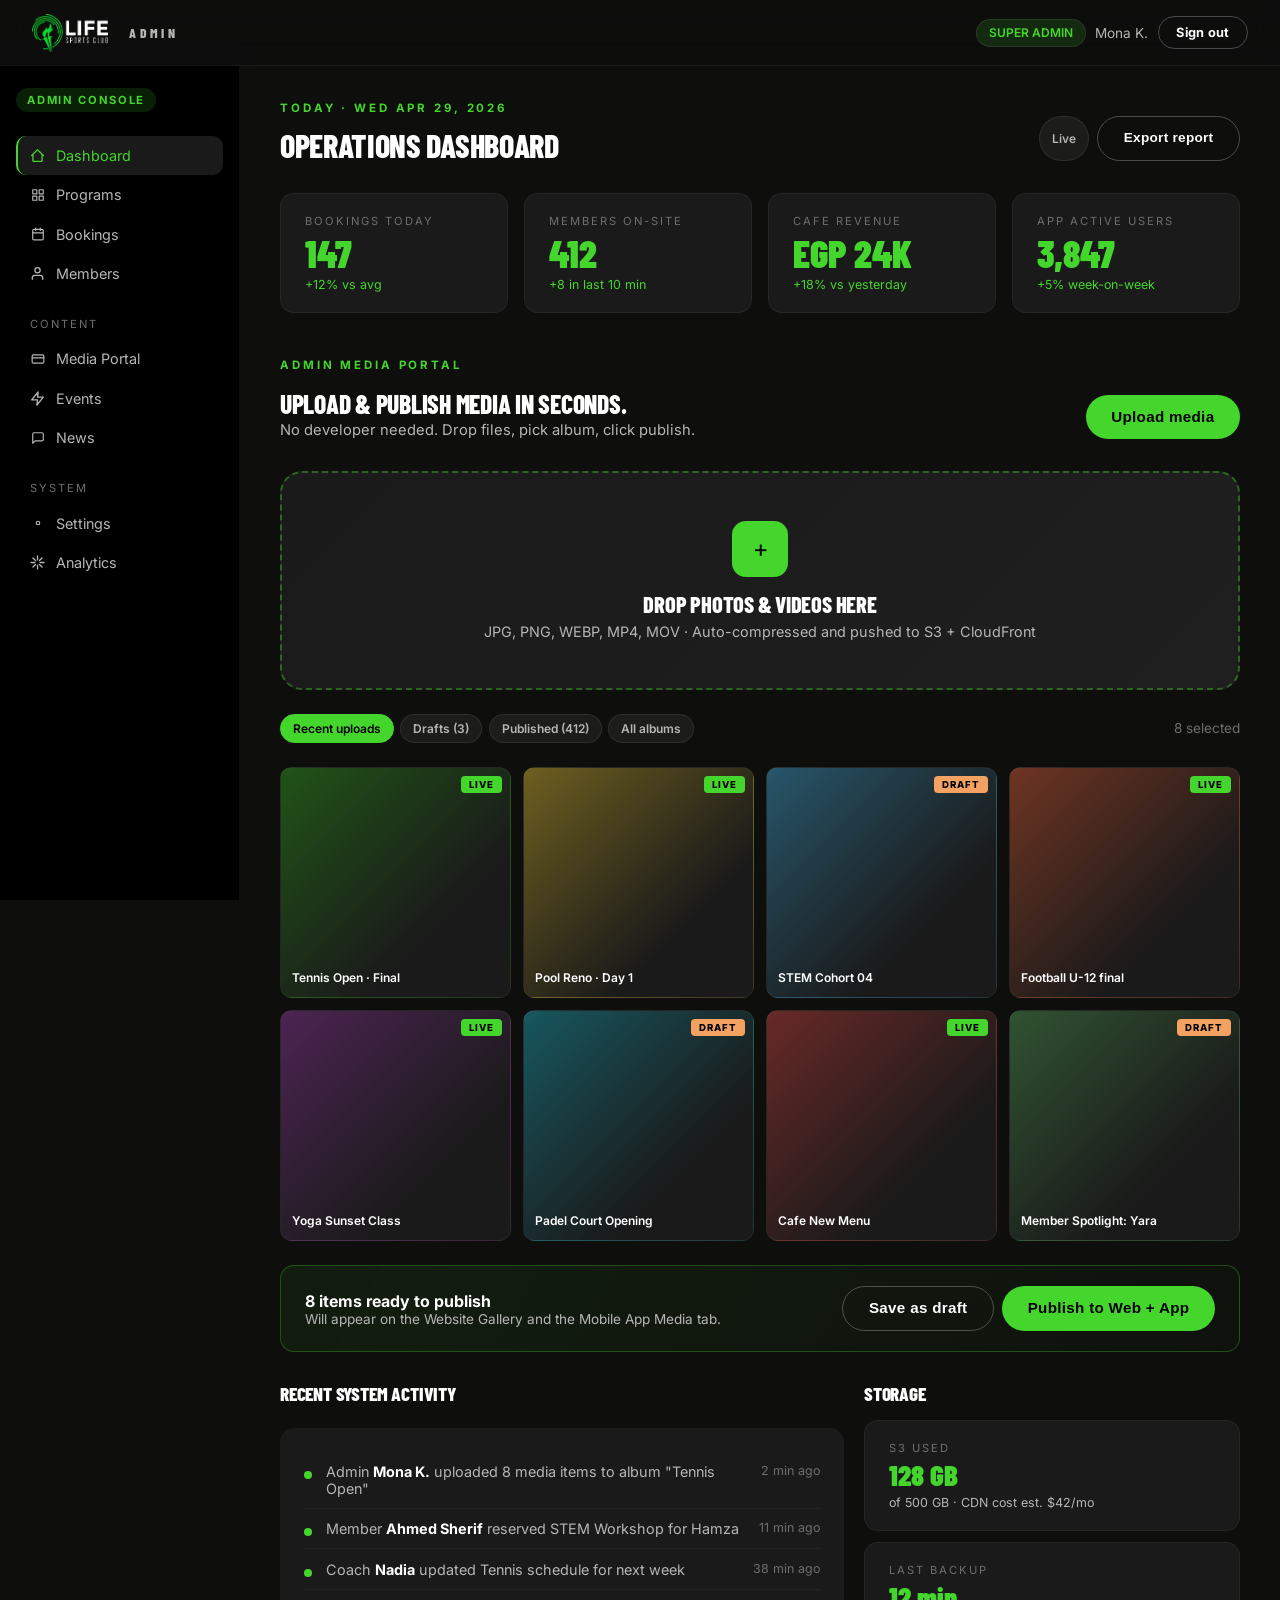
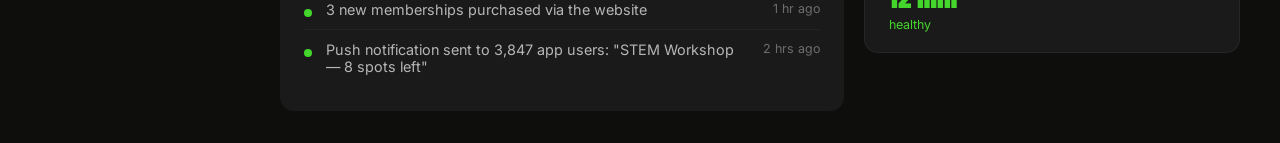
<file: admin.html>
<!DOCTYPE html>
<html lang="en" dir="ltr">
<head>
<meta charset="UTF-8" />
<meta name="viewport" content="width=device-width, initial-scale=1" />
<title>Admin Console · Life Sports Club</title>
<link rel="icon" href="assets/logo.png" />
<link rel="preconnect" href="https://fonts.googleapis.com" />
<link rel="preconnect" href="https://fonts.gstatic.com" crossorigin />
<link href="https://fonts.googleapis.com/css2?family=Barlow+Condensed:wght@600;700;800;900&family=Inter:wght@300;400;500;600;700;800&display=swap" rel="stylesheet" />
<link rel="stylesheet" href="styles.css" />
<style>
.admin-grid { display: grid; grid-template-columns: 240px 1fr; min-height: 100vh; padding-top: 64px; }
@media (max-width: 1000px) { .admin-grid { grid-template-columns: 1fr; } }

.admin-side {
  background: var(--lsc-black); border-right: 1px solid rgba(255,255,255,0.05);
  padding: 1.5rem 1rem; height: calc(100vh - 64px); position: sticky; top: 64px;
}
.admin-side .role-tag { display: inline-block; padding: 0.3rem 0.7rem; background: rgba(68,214,44,0.15); color: var(--lsc-green); font-size: 0.7rem; font-weight: 700; letter-spacing: 0.15em; text-transform: uppercase; border-radius: 999px; margin-bottom: 1.5rem; }
.admin-side .item { display: flex; align-items: center; gap: 0.7rem; padding: 0.7rem 0.9rem; border-radius: 10px; color: var(--lsc-gray-light); text-decoration: none; font-size: 0.9rem; cursor: pointer; transition: all 0.15s; }
.admin-side .item:hover { background: rgba(255,255,255,0.04); color: var(--lsc-white); }
.admin-side .item.active { background: var(--lsc-dark-2); color: var(--lsc-green); border-left: 2px solid var(--lsc-green); padding-left: calc(0.9rem - 2px); }
.admin-side .group { font-size: 0.7rem; color: var(--lsc-gray); letter-spacing: 0.18em; text-transform: uppercase; margin: 1.5rem 0 0.5rem; padding-left: 0.9rem; }

.admin-main { padding: 2rem 2.5rem; background: var(--lsc-dark); }
.admin-head { display: flex; justify-content: space-between; align-items: end; margin-bottom: 2rem; flex-wrap: wrap; gap: 1rem; }
.admin-head h1 { font-family: var(--font-display); font-size: 2rem; margin: 0; }

.kpi-row { display: grid; grid-template-columns: repeat(4, 1fr); gap: 1rem; }
@media (max-width: 1100px) { .kpi-row { grid-template-columns: repeat(2,1fr); } }
.kpi {
  padding: 1.25rem 1.5rem; background: var(--lsc-dark-2); border: 1px solid rgba(255,255,255,0.05);
  border-radius: var(--radius-md);
}
.kpi .lbl { font-size: 0.7rem; color: var(--lsc-gray); letter-spacing: 0.18em; text-transform: uppercase; }
.kpi .val { font-family: var(--font-display); font-size: 2.4rem; font-weight: 900; color: var(--lsc-green); line-height: 1; margin: 0.4rem 0 0.3rem; }
.kpi .delta { font-size: 0.78rem; color: var(--lsc-gray-light); }
.kpi .delta.up { color: var(--lsc-green); }
.kpi .delta.dn { color: var(--lsc-red); }

.upload-zone {
  margin-top: 2rem; padding: 3rem 2rem;
  background: linear-gradient(135deg, var(--lsc-dark-2), #1f1f1f);
  border: 2px dashed rgba(68,214,44,0.4); border-radius: var(--radius-lg); text-align: center;
  cursor: pointer; transition: all 0.2s;
}
.upload-zone:hover { border-color: var(--lsc-green); background: rgba(68,214,44,0.04); }
.upload-zone .uz-icon { width: 56px; height: 56px; border-radius: 14px; background: var(--lsc-green); color: black; display: inline-flex; align-items: center; justify-content: center; margin-bottom: 1rem; font-size: 1.5rem; }
.upload-zone h3 { font-family: var(--font-display); font-size: 1.4rem; margin: 0 0 0.5rem; }
.upload-zone p { color: var(--lsc-gray-light); margin: 0; font-size: 0.9rem; }

.media-grid { display: grid; grid-template-columns: repeat(4,1fr); gap: 0.75rem; margin-top: 1.5rem; }
@media (max-width: 800px) { .media-grid { grid-template-columns: repeat(2,1fr); } }
.media-item {
  aspect-ratio: 1; border-radius: 12px; position: relative; overflow: hidden;
  background: linear-gradient(135deg, #1a1a1a, #2a2a2a); display: flex; align-items: end;
  padding: 0.7rem; font-size: 0.75rem; color: white; font-weight: 600;
  border: 1px solid rgba(255,255,255,0.05);
}
.media-item:nth-child(1) { background: linear-gradient(135deg, var(--lsc-green-glow), #1a1a1a 70%); }
.media-item:nth-child(2) { background: linear-gradient(135deg, rgba(255,217,61,0.4), #1a1a1a 70%); }
.media-item:nth-child(3) { background: linear-gradient(135deg, rgba(79,195,247,0.4), #1a1a1a 70%); }
.media-item:nth-child(4) { background: linear-gradient(135deg, rgba(255,112,67,0.4), #1a1a1a 70%); }
.media-item:nth-child(5) { background: linear-gradient(135deg, rgba(171,71,188,0.4), #1a1a1a 70%); }
.media-item:nth-child(6) { background: linear-gradient(135deg, rgba(38,198,218,0.4), #1a1a1a 70%); }
.media-item:nth-child(7) { background: linear-gradient(135deg, rgba(239,83,80,0.4), #1a1a1a 70%); }
.media-item:nth-child(8) { background: linear-gradient(135deg, rgba(102,187,106,0.4), #1a1a1a 70%); }
.media-item .pub-tag { position: absolute; top: 0.5rem; right: 0.5rem; padding: 0.2rem 0.5rem; background: var(--lsc-green); color: black; font-size: 0.6rem; font-weight: 800; border-radius: 4px; letter-spacing: 0.1em; }
.media-item .draft-tag { position: absolute; top: 0.5rem; right: 0.5rem; padding: 0.2rem 0.5rem; background: var(--lsc-amber); color: black; font-size: 0.6rem; font-weight: 800; border-radius: 4px; letter-spacing: 0.1em; }

.publish-bar {
  margin-top: 1.5rem; padding: 1.25rem 1.5rem;
  background: linear-gradient(120deg, rgba(68,214,44,0.08), rgba(68,214,44,0.02));
  border: 1px solid rgba(68,214,44,0.3); border-radius: var(--radius-md);
  display: flex; justify-content: space-between; align-items: center; flex-wrap: wrap; gap: 1rem;
}

.activity-feed { padding: 1.5rem; background: var(--lsc-dark-2); border-radius: var(--radius-md); margin-top: 1.5rem; }
.activity-feed .row { display: flex; gap: 0.85rem; padding: 0.7rem 0; border-bottom: 1px solid rgba(255,255,255,0.04); }
.activity-feed .row:last-child { border: none; }
.activity-feed .dot { width: 8px; height: 8px; border-radius: 50%; background: var(--lsc-green); flex-shrink: 0; margin-top: 8px; }
.activity-feed .row .text { color: var(--lsc-gray-light); font-size: 0.9rem; }
.activity-feed .row .when { font-size: 0.78rem; color: var(--lsc-gray); margin-left: auto; flex-shrink: 0; }
</style>
</head>
<body>

<nav class="navbar" style="padding:0.85rem 2rem;">
  <a class="navbar-logo" href="index.html"><img src="assets/logo.png" alt="LSC" /><span style="margin-left:0.6rem;font-family:var(--font-display);font-weight:800;font-size:0.85rem;letter-spacing:0.25em;color:var(--lsc-gray-light);">ADMIN</span></a>
  <div style="display:flex;gap:0.6rem;align-items:center;">
    <span class="chip" style="background:rgba(68,214,44,0.15);color:var(--lsc-green);">SUPER ADMIN</span>
    <span style="color:var(--lsc-gray-light);font-size:0.85rem;">Mona K.</span>
    <a class="btn btn-ghost" href="login.html" style="font-size:0.8rem;">Sign out</a>
  </div>
</nav>

<div class="admin-grid">

  <!-- Sidebar -->
  <aside class="admin-side">
    <span class="role-tag">Admin Console</span>
    <a class="item active"><span class="icon icon-home"></span>Dashboard</a>
    <a class="item"><span class="icon icon-grid"></span>Programs</a>
    <a class="item"><span class="icon icon-calendar"></span>Bookings</a>
    <a class="item"><span class="icon icon-user"></span>Members</a>

    <div class="group">Content</div>
    <a class="item"><span class="icon icon-card"></span>Media Portal</a>
    <a class="item"><span class="icon icon-bolt"></span>Events</a>
    <a class="item"><span class="icon icon-chat"></span>News</a>

    <div class="group">System</div>
    <a class="item"><span class="icon icon-cog"></span>Settings</a>
    <a class="item"><span class="icon icon-spark"></span>Analytics</a>
  </aside>

  <!-- Main -->
  <main class="admin-main">
    <div class="admin-head">
      <div>
        <span class="eyebrow">Today · Wed Apr 29, 2026</span>
        <h1>Operations dashboard</h1>
      </div>
      <div style="display:flex;gap:0.5rem;">
        <span class="chip">Live</span>
        <button class="btn btn-ghost" style="font-size:0.85rem;">Export report</button>
      </div>
    </div>

    <!-- KPIs -->
    <div class="kpi-row">
      <div class="kpi">
        <div class="lbl">Bookings today</div>
        <div class="val">147</div>
        <div class="delta up">+12% vs avg</div>
      </div>
      <div class="kpi">
        <div class="lbl">Members on-site</div>
        <div class="val">412</div>
        <div class="delta up">+8 in last 10 min</div>
      </div>
      <div class="kpi">
        <div class="lbl">Cafe revenue</div>
        <div class="val">EGP 24K</div>
        <div class="delta up">+18% vs yesterday</div>
      </div>
      <div class="kpi">
        <div class="lbl">App active users</div>
        <div class="val">3,847</div>
        <div class="delta up">+5% week-on-week</div>
      </div>
    </div>

    <!-- Media Portal -->
    <div style="margin-top:2.5rem;">
      <div style="display:flex;justify-content:space-between;align-items:end;margin-bottom:1rem;">
        <div>
          <span class="eyebrow">Admin Media Portal</span>
          <h2 style="font-family:var(--font-display);font-size:1.6rem;margin:0.3rem 0;">Upload &amp; publish media in seconds.</h2>
          <p style="color:var(--lsc-gray-light);font-size:0.92rem;margin:0;">No developer needed. Drop files, pick album, click publish.</p>
        </div>
        <button class="btn btn-primary" onclick="toast('Upload dialog would open');">Upload media</button>
      </div>

      <div class="upload-zone" onclick="toast('File picker opened');">
        <div class="uz-icon">+</div>
        <h3>Drop photos &amp; videos here</h3>
        <p>JPG, PNG, WEBP, MP4, MOV · Auto-compressed and pushed to S3 + CloudFront</p>
      </div>

      <div style="display:flex;justify-content:space-between;align-items:center;margin-top:1.5rem;">
        <div style="display:flex;gap:0.4rem;">
          <span class="chip active">Recent uploads</span>
          <span class="chip">Drafts (3)</span>
          <span class="chip">Published (412)</span>
          <span class="chip">All albums</span>
        </div>
        <span style="color:var(--lsc-gray);font-size:0.85rem;">8 selected</span>
      </div>

      <div class="media-grid">
        <div class="media-item"><span class="pub-tag">LIVE</span>Tennis Open · Final</div>
        <div class="media-item"><span class="pub-tag">LIVE</span>Pool Reno · Day 1</div>
        <div class="media-item"><span class="draft-tag">DRAFT</span>STEM Cohort 04</div>
        <div class="media-item"><span class="pub-tag">LIVE</span>Football U-12 final</div>
        <div class="media-item"><span class="pub-tag">LIVE</span>Yoga Sunset Class</div>
        <div class="media-item"><span class="draft-tag">DRAFT</span>Padel Court Opening</div>
        <div class="media-item"><span class="pub-tag">LIVE</span>Cafe New Menu</div>
        <div class="media-item"><span class="draft-tag">DRAFT</span>Member Spotlight: Yara</div>
      </div>

      <div class="publish-bar">
        <div>
          <div style="font-weight:700;">8 items ready to publish</div>
          <div style="color:var(--lsc-gray-light);font-size:0.85rem;">Will appear on the Website Gallery and the Mobile App Media tab.</div>
        </div>
        <div style="display:flex;gap:0.5rem;">
          <button class="btn btn-ghost">Save as draft</button>
          <button class="btn btn-primary" onclick="toast('Published 8 items to Web + App');">Publish to Web + App</button>
        </div>
      </div>
    </div>

    <!-- Activity feed -->
    <div style="display:grid;grid-template-columns:1.5fr 1fr;gap:1.25rem;margin-top:2rem;">
      <div>
        <h3 style="font-family:var(--font-display);font-size:1.2rem;margin:0 0 1rem;">Recent system activity</h3>
        <div class="activity-feed">
          <div class="row"><div class="dot"></div><div class="text">Admin <strong style="color:white;">Mona K.</strong> uploaded 8 media items to album "Tennis Open"</div><div class="when">2 min ago</div></div>
          <div class="row"><div class="dot"></div><div class="text">Member <strong style="color:white;">Ahmed Sherif</strong> reserved STEM Workshop for Hamza</div><div class="when">11 min ago</div></div>
          <div class="row"><div class="dot"></div><div class="text">Coach <strong style="color:white;">Nadia</strong> updated Tennis schedule for next week</div><div class="when">38 min ago</div></div>
          <div class="row"><div class="dot"></div><div class="text">3 new memberships purchased via the website</div><div class="when">1 hr ago</div></div>
          <div class="row"><div class="dot"></div><div class="text">Push notification sent to 3,847 app users: "STEM Workshop — 8 spots left"</div><div class="when">2 hrs ago</div></div>
        </div>
      </div>
      <div>
        <h3 style="font-family:var(--font-display);font-size:1.2rem;margin:0 0 1rem;">Storage</h3>
        <div class="kpi" style="margin-bottom:0.7rem;">
          <div class="lbl">S3 used</div>
          <div class="val" style="font-size:1.8rem;">128 GB</div>
          <div class="delta">of 500 GB · CDN cost est. $42/mo</div>
        </div>
        <div class="kpi">
          <div class="lbl">Last backup</div>
          <div class="val" style="font-size:1.8rem;">12 min</div>
          <div class="delta up">healthy</div>
        </div>
      </div>
    </div>

  </main>
</div>

<script src="data.js"></script>
<script src="app.js"></script>
<script src="tour.js"></script>
</body>
</html>
</file>
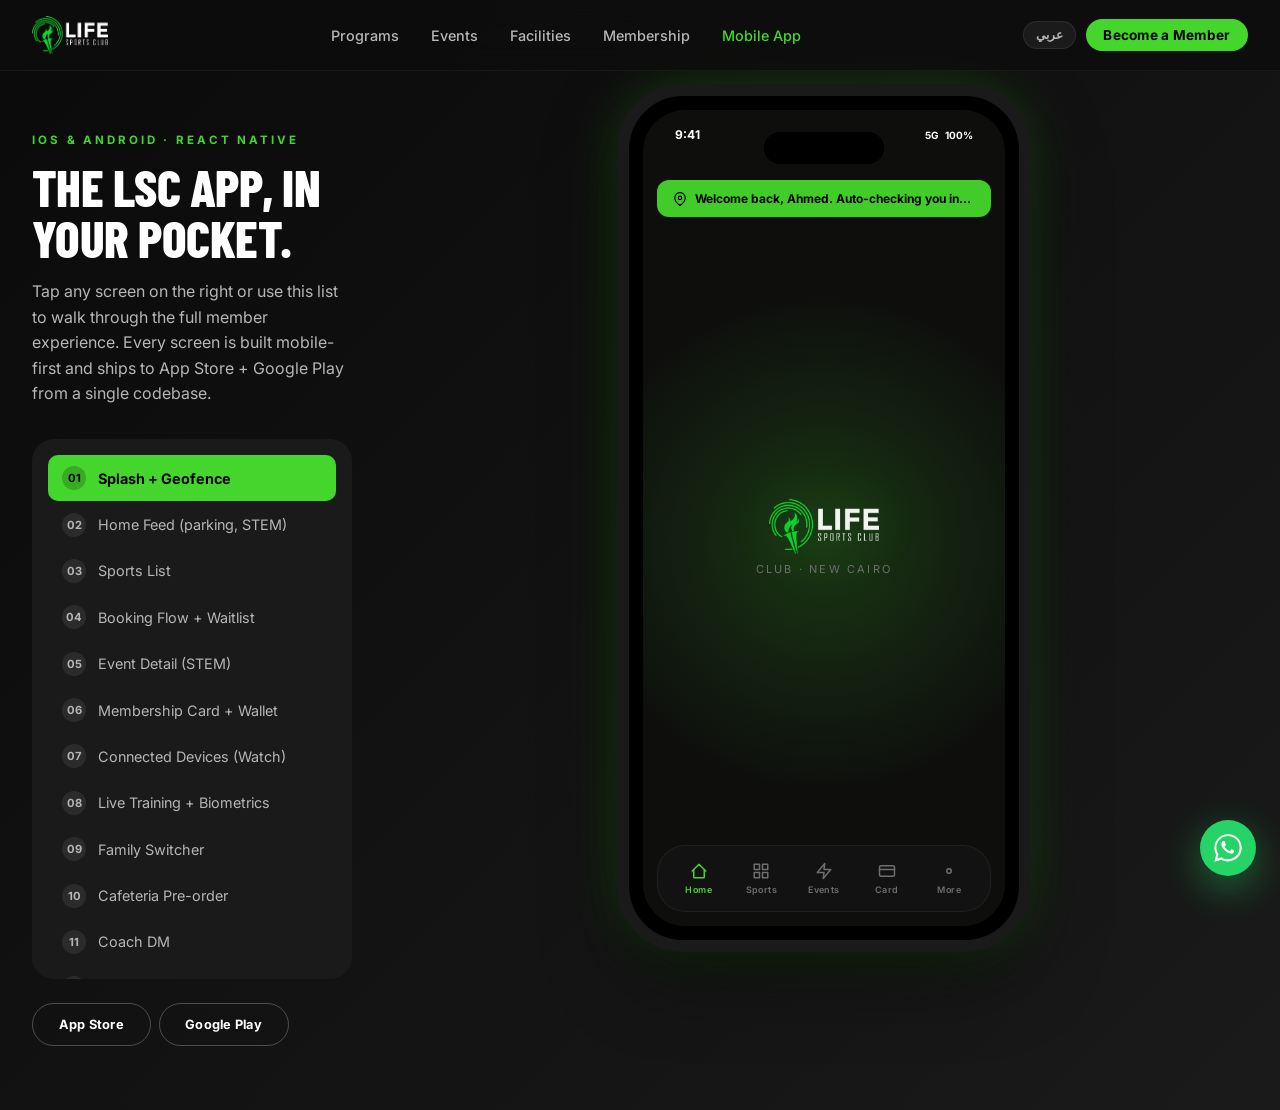
<file: app.html>
<!DOCTYPE html>
<html lang="en" dir="ltr">
<head>
<meta charset="UTF-8" />
<meta name="viewport" content="width=device-width, initial-scale=1" />
<title>LSC Mobile App · iOS &amp; Android Preview · Life Sports Club</title>
<link rel="icon" href="assets/logo.png" />
<link rel="preconnect" href="https://fonts.googleapis.com" />
<link rel="preconnect" href="https://fonts.gstatic.com" crossorigin />
<link href="https://fonts.googleapis.com/css2?family=Barlow+Condensed:wght@600;700;800;900&family=Inter:wght@300;400;500;600;700;800&display=swap" rel="stylesheet" />
<link rel="stylesheet" href="styles.css" />
<style>
body { background: linear-gradient(135deg, #0a0a0a 0%, #1a1a1a 100%); min-height: 100vh; }

.app-stage {
  display: grid; grid-template-columns: 320px 1fr; gap: 3rem; padding: 6rem 2rem 4rem;
  max-width: 1440px; margin: 0 auto;
}
@media (max-width: 1100px) { .app-stage { grid-template-columns: 1fr; } }

.app-info { padding-top: 2rem; }
.app-info h1 { font-size: clamp(2rem, 4vw, 3.5rem); margin: 0 0 1rem; }
.app-info p { color: var(--lsc-gray-light); line-height: 1.6; }

.screen-list { background: var(--lsc-dark-2); border-radius: var(--radius-lg); padding: 1rem; margin-top: 2rem; max-height: 540px; overflow-y: auto; }
.screen-list .item {
  display: flex; align-items: center; gap: 0.7rem; padding: 0.7rem 0.9rem; border-radius: 10px;
  cursor: pointer; transition: all 0.15s; color: var(--lsc-gray-light); font-size: 0.9rem;
}
.screen-list .item:hover { background: rgba(255,255,255,0.05); color: var(--lsc-white); }
.screen-list .item.active { background: var(--lsc-green); color: var(--lsc-black); font-weight: 700; }
.screen-list .item .num { width: 24px; height: 24px; border-radius: 50%; background: rgba(255,255,255,0.08); display: flex; align-items: center; justify-content: center; font-size: 0.7rem; flex-shrink: 0; font-weight: 700; }
.screen-list .item.active .num { background: rgba(0,0,0,0.2); color: var(--lsc-black); }

.phone-stage { display: flex; justify-content: center; align-items: start; }

/* Mobile screens */
.m-screen {
  display: none; width: 100%; height: 100%;
  overflow-y: auto;
  background: var(--lsc-dark);
  color: var(--lsc-white);
  padding-top: 50px;
  font-size: 14px;
}
.m-screen.active { display: block; }
.m-screen::-webkit-scrollbar { display: none; }

.status-bar { position: absolute; top: 17px; left: 32px; right: 32px; display: flex; justify-content: space-between; font-size: 12px; font-weight: 700; color: white; z-index: 10; pointer-events: none; }
.status-bar .right { display: flex; gap: 6px; align-items: center; font-size: 10px; }

/* Bottom tab bar */
.tab-bar {
  position: absolute; bottom: 14px; left: 14px; right: 14px;
  background: rgba(20,20,20,0.95); backdrop-filter: blur(20px);
  border-radius: 28px; padding: 0.6rem;
  display: flex; justify-content: space-around;
  border: 1px solid rgba(255,255,255,0.06);
}
.tab-bar .tab { background: none; border: none; color: var(--lsc-gray); padding: 0.4rem; cursor: pointer; flex: 1; display: flex; flex-direction: column; align-items: center; gap: 4px; font-family: inherit; }
.tab-bar .tab.active { color: var(--lsc-green); }
.tab-bar .tab .icon { font-size: 18px; }
.tab-bar .tab .lbl { font-size: 9px; letter-spacing: 0.05em; font-weight: 600; }

/* Generic mobile pieces */
.m-pad { padding: 0 1rem 100px; }
.m-h1 { font-family: var(--font-display); font-weight: 900; font-size: 1.6rem; margin: 0.5rem 0; line-height: 1; }
.m-h2 { font-family: var(--font-display); font-weight: 800; font-size: 1.2rem; margin: 1rem 0 0.5rem; }
.m-row { display: flex; align-items: center; justify-content: space-between; }
.m-card { background: var(--lsc-dark-2); border: 1px solid rgba(255,255,255,0.05); border-radius: 14px; padding: 0.85rem; margin-bottom: 0.7rem; }
.m-tile { background: var(--lsc-dark-2); border-radius: 14px; padding: 1rem; }
.m-eyebrow { font-size: 10px; color: var(--lsc-gray); text-transform: uppercase; letter-spacing: 0.12em; font-weight: 600; }

/* Splash */
.m-splash {
  height: 100%; padding-top: 0;
  display: flex; flex-direction: column; align-items: center; justify-content: center;
  background: radial-gradient(circle at center, rgba(68,214,44,0.2), transparent 60%), var(--lsc-dark);
}
.m-splash img { width: 110px; opacity: 0.95; animation: float 3s ease-in-out infinite; filter: drop-shadow(0 0 30px var(--lsc-green-glow)); }
@keyframes float { 0%,100% { transform: translateY(0); } 50% { transform: translateY(-8px); } }
.m-splash .wm { font-family: var(--font-display); font-weight: 900; font-size: 2rem; margin-top: 1rem; }
.m-splash .wm span { color: var(--lsc-green); }
.geo-toast { position: absolute; top: 70px; left: 14px; right: 14px; background: rgba(68,214,44,0.95); color: black; padding: 0.7rem 1rem; border-radius: 12px; font-size: 12px; font-weight: 700; display: flex; gap: 0.5rem; align-items: center; animation: slideDown 0.5s ease; }
.geo-toast .icon { width: 14px; height: 14px; }
@keyframes slideDown { from { opacity: 0; transform: translateY(-20px); } to { opacity: 1; transform: translateY(0); } }

/* Home feed banner */
.feed-banner {
  background: linear-gradient(120deg, #1a1a1a, #2a2a2a 60%);
  border: 1px solid rgba(68,214,44,0.4);
  padding: 1rem; border-radius: 16px; margin-bottom: 0.85rem; position: relative; overflow: hidden;
}
.feed-banner::before { content: ''; position: absolute; right: -30px; top: -30px; width: 120px; height: 120px; background: radial-gradient(circle, var(--lsc-green-glow), transparent); }

/* QR card */
.qr-card {
  background: linear-gradient(135deg, #1a2a1a, #0a0a0a);
  border: 1px solid var(--lsc-green); border-radius: 18px; padding: 1.2rem;
  position: relative; overflow: hidden;
}
.qr-frame {
  background: white; padding: 12px; border-radius: 12px; margin: 1rem auto; width: fit-content;
}
.qr-svg { display: block; width: 160px; height: 160px; }
.wallet-row { display: flex; gap: 0.5rem; margin-top: 1rem; }
.wallet-btn { flex: 1; padding: 0.7rem; border-radius: 10px; background: black; color: white; text-align: center; font-size: 0.75rem; font-weight: 700; border: 1px solid rgba(255,255,255,0.15); }

/* Booking step */
.step-bar { display: flex; gap: 4px; margin-bottom: 1rem; }
.step-bar .seg { flex: 1; height: 3px; border-radius: 2px; background: rgba(255,255,255,0.1); }
.step-bar .seg.done { background: var(--lsc-green); }

/* Family switcher */
.fam-row { display: flex; gap: 0.5rem; overflow-x: auto; padding-bottom: 0.5rem; }
.fam-row .pill { flex-shrink: 0; padding: 0.5rem 0.85rem; border-radius: 999px; background: rgba(255,255,255,0.06); display: flex; gap: 0.4rem; align-items: center; border: 1.5px solid transparent; font-size: 12px; font-weight: 600; }
.fam-row .pill.active { border-color: var(--lsc-green); background: rgba(68,214,44,0.15); color: var(--lsc-green); }
.fam-row .pill .av { width: 24px; height: 24px; border-radius: 50%; background: rgba(255,255,255,0.1); color: white; display: inline-flex; align-items: center; justify-content: center; font-weight: 800; font-size: 11px; }
.fam-row .pill.active .av { background: var(--lsc-green); color: black; }

/* Progress dashboard */
.streak {
  background: linear-gradient(135deg, #ff6b35, #ff3b30);
  padding: 1rem; border-radius: 14px; color: white; margin-bottom: 0.7rem;
}
.streak .big { font-family: var(--font-display); font-size: 2.5rem; font-weight: 900; line-height: 1; }
.badges { display: grid; grid-template-columns: repeat(4, 1fr); gap: 0.5rem; margin-top: 0.5rem; }
.badge {
  aspect-ratio: 1; border-radius: 12px; background: var(--lsc-dark-2);
  display: flex; align-items: center; justify-content: center;
  font-family: var(--font-display); font-weight: 900; font-size: 1rem; color: var(--lsc-green);
}
.badge.locked { opacity: 0.25; color: var(--lsc-gray); }

/* Coach DM */
.bubble { padding: 0.7rem 1rem; border-radius: 18px; margin-bottom: 0.5rem; max-width: 75%; font-size: 13px; line-height: 1.4; }
.bubble.them { background: var(--lsc-dark-2); color: white; border-bottom-left-radius: 4px; }
.bubble.me { background: var(--lsc-green); color: var(--lsc-black); margin-left: auto; border-bottom-right-radius: 4px; }
.dm-input { position: absolute; bottom: 80px; left: 14px; right: 14px; background: var(--lsc-dark-2); border-radius: 24px; padding: 0.6rem 1rem; display: flex; gap: 0.5rem; align-items: center; border: 1px solid rgba(255,255,255,0.05); }
.dm-input input { flex: 1; background: transparent; border: none; color: white; font-family: inherit; outline: none; font-size: 13px; }

/* Connected Devices screen */
.dev-card { display: flex; gap: 0.75rem; align-items: center; padding: 0.85rem; margin-bottom: 0.6rem; background: var(--lsc-dark-2); border: 1px solid rgba(255,255,255,0.05); border-radius: 14px; }
.dev-card.connected { border-color: rgba(68,214,44,0.4); background: rgba(68,214,44,0.05); }
.dev-card .dev-ic { width: 40px; height: 40px; border-radius: 10px; background: rgba(255,255,255,0.05); color: white; display: flex; align-items: center; justify-content: center; font-family: var(--font-display); font-weight: 800; font-size: 13px; flex-shrink: 0; }
.dev-card.connected .dev-ic { background: rgba(68,214,44,0.15); color: var(--lsc-green); }
.dev-card .dev-body { flex: 1; min-width: 0; }
.dev-card .dev-name { font-weight: 700; font-size: 13px; color: white; }
.dev-card .dev-status { font-size: 10px; color: var(--lsc-gray); margin-top: 2px; }
.dev-card.connected .dev-status { color: var(--lsc-green); }
.priv-banner { display: flex; gap: 0.6rem; padding: 0.75rem 0.85rem; background: rgba(68,214,44,0.08); border: 1px solid rgba(68,214,44,0.25); border-radius: 12px; font-size: 11px; color: var(--lsc-gray-light); line-height: 1.4; margin-bottom: 0.85rem; }
.priv-banner .ic-w { color: var(--lsc-green); flex-shrink: 0; margin-top: 2px; }
.priv-banner strong { color: white; display: block; margin-bottom: 2px; font-size: 12px; }

/* Live Training screen */
.hr-hero { text-align: center; padding: 1.25rem 0; background: linear-gradient(180deg, rgba(255,59,48,0.18), transparent); border-radius: 18px; margin-bottom: 0.85rem; }
.hr-hero .lbl { font-size: 10px; color: var(--lsc-gray); letter-spacing: 0.18em; font-weight: 700; }
.hr-hero .num { font-family: var(--font-display); font-size: 4rem; font-weight: 900; line-height: 1; color: white; margin: 0.3rem 0; letter-spacing: -0.04em; display: inline-flex; align-items: center; gap: 8px; }
.hr-hero .heart-mini { width: 26px; height: 26px; animation: heartbeat 0.9s ease-in-out infinite; }
@keyframes heartbeat { 0%,60%,100% { transform: scale(1); } 30% { transform: scale(1.2); } }
.hr-hero .unit { font-size: 11px; color: var(--lsc-gray-light); letter-spacing: 0.2em; font-weight: 700; display: block; }
.hr-hero .zone-pill { display: inline-block; margin-top: 0.5rem; padding: 0.3rem 0.85rem; border-radius: 999px; background: var(--lsc-amber); color: black; font-size: 10px; font-weight: 800; letter-spacing: 0.15em; }
.zone-rows { display: flex; flex-direction: column; gap: 5px; }
.zone-row { display: flex; align-items: center; gap: 8px; font-size: 10px; }
.zone-row .lbl { width: 28px; color: var(--lsc-gray); font-weight: 700; }
.zone-row .bar { flex: 1; height: 6px; background: rgba(255,255,255,0.06); border-radius: 3px; overflow: hidden; }
.zone-row .bar-fill { height: 100%; border-radius: 3px; }
.zone-row .pct { width: 28px; text-align: right; color: var(--lsc-gray-light); font-weight: 700; }
.stat-row { display: grid; grid-template-columns: 1fr 1fr 1fr; gap: 6px; }
.stat-row .st { background: var(--lsc-dark-2); border-radius: 10px; padding: 0.55rem; text-align: center; }
.stat-row .st .v { font-family: var(--font-display); font-weight: 900; font-size: 1.1rem; color: white; line-height: 1; }
.stat-row .st .l { font-size: 9px; color: var(--lsc-gray); letter-spacing: 0.1em; margin-top: 4px; font-weight: 700; }
.share-card { background: linear-gradient(120deg, rgba(20,20,20,0.95), rgba(10,30,10,0.7)); border: 1px solid rgba(68,214,44,0.4); border-radius: 12px; padding: 0.85rem; margin-top: 0.85rem; }
.share-card .row { display: flex; justify-content: space-between; align-items: center; }
.share-card .meta { font-size: 10px; color: var(--lsc-gray); margin-top: 6px; }

/* Toggle switch */
.toggle { width: 42px; height: 24px; background: var(--lsc-green); border-radius: 999px; padding: 2px; flex-shrink: 0; }
.toggle .knob { width: 20px; height: 20px; background: white; border-radius: 50%; margin-left: 18px; }
.toggle.off { background: rgba(255,255,255,0.15); }
.toggle.off .knob { margin-left: 0; }

/* Notch overlay */
.notch { position: absolute; top: 22px; left: 50%; transform: translateX(-50%); width: 120px; height: 32px; background: black; border-radius: 999px; z-index: 5; }
.phone-frame::before { display: none; }
</style>
</head>
<body>

<!-- ========== NAVBAR ========== -->
<nav class="navbar">
  <a class="navbar-logo" href="index.html">
    <img src="assets/logo.png" alt="LSC" />
  </a>
  <div class="navbar-links">
        <a href="programs.html" data-i18n="programs">Programs</a>
    <a href="events.html" data-i18n="events">Events</a>
    <a href="facilities.html" data-i18n="facilities">Facilities</a>
    <a href="membership.html" data-i18n="membership">Membership</a>
    <a href="app.html" class="active" data-i18n="mobileApp">Mobile App</a>
  </div>
  <div class="navbar-actions">
    <button class="chip lang-toggle" onclick="toggleLang()">عربي</button>
    <a class="btn btn-primary" href="membership.html" data-i18n="join">Become a Member</a>
  </div>
</nav>

<!-- ========== APP STAGE ========== -->
<section class="app-stage">

  <!-- Left side: info + screen picker -->
  <div class="app-info">
    <span class="eyebrow">iOS &amp; Android · React Native</span>
    <h1 class="display">The LSC app, in your pocket.</h1>
    <p>Tap any screen on the right or use this list to walk through the full member experience. Every screen is built mobile-first and ships to App Store + Google Play from a single codebase.</p>

    <div class="screen-list" id="screenList"></div>

    <div style="margin-top:1.5rem;display:flex;gap:0.5rem;">
      <a class="btn btn-ghost" style="font-size:0.8rem;" href="#" onclick="toast('App Store coming soon');return false;">App Store</a>
      <a class="btn btn-ghost" style="font-size:0.8rem;" href="#" onclick="toast('Google Play coming soon');return false;">Google Play</a>
    </div>
  </div>

  <!-- Right side: phone -->
  <div class="phone-stage">
    <div class="phone-frame">
      <div class="phone-screen">
        <div class="notch"></div>

        <!-- ========== SCREEN: SPLASH ========== -->
        <div class="m-screen active" id="m-splash">
          <div class="m-splash">
            <img src="assets/logo.png" alt="LSC" />
            <p style="color:var(--lsc-gray);font-size:11px;margin-top:0.5rem;letter-spacing:0.2em;">CLUB · NEW CAIRO</p>
          </div>
          <div class="geo-toast"><span class="icon icon-pin"></span> Welcome back, Ahmed. Auto-checking you in…</div>
        </div>

        <!-- ========== SCREEN: HOME FEED ========== -->
        <div class="m-screen" id="m-home">
          <div class="m-pad" style="padding-top:1rem;">
            <div class="m-row">
              <div>
                <div style="font-size:11px;color:var(--lsc-gray);">Hello,</div>
                <div style="font-weight:700;font-size:18px;">Ahmed</div>
              </div>
              <div style="display:flex;gap:0.4rem;">
                <div class="m-tile" style="padding:0.4rem 0.7rem;font-size:11px;">P · <strong>67%</strong></div>
                <div class="m-tile" style="padding:0.4rem 0.7rem;font-size:11px;display:flex;gap:4px;align-items:center;"><span class="icon icon-bell" style="font-size:12px;"></span>3</div>
              </div>
            </div>

            <div class="feed-banner" style="margin-top:1rem;">
              <div class="m-eyebrow" style="color:var(--lsc-green);">Featured Event</div>
              <div style="font-weight:800;font-size:15px;margin:0.3rem 0;">STEM Robotics Workshop</div>
              <div style="font-size:11px;color:var(--lsc-gray-light);">May 23–24 · 8 spots left · EGP 3,100</div>
              <button class="btn btn-primary" style="margin-top:0.6rem;font-size:11px;padding:0.5rem 1rem;" onclick="showMobileScreen('event')">View event</button>
            </div>

            <div class="m-h2">Today's bookings</div>
            <div class="m-card">
              <div class="m-row">
                <div style="display:flex;gap:0.7rem;align-items:center;">
                  <div class="sport-badge sm" style="background:rgba(255,217,61,0.15);color:#FFD93D;">T</div>
                  <div>
                    <div style="font-weight:700;font-size:13px;">Tennis · Court 3</div>
                    <div style="font-size:11px;color:var(--lsc-gray);">6:00 PM · Coach Nadia</div>
                  </div>
                </div>
                <span class="cap cap-ok" style="font-size:9px;">In 2hr</span>
              </div>
            </div>
            <div class="m-card">
              <div class="m-row">
                <div style="display:flex;gap:0.7rem;align-items:center;">
                  <div class="sport-badge sm" style="background:rgba(68,214,44,0.15);color:var(--lsc-green);">F</div>
                  <div>
                    <div style="font-weight:700;font-size:13px;">Hamza's Football</div>
                    <div style="font-size:11px;color:var(--lsc-gray);">Sun 4:00 PM · Coach Karim</div>
                  </div>
                </div>
                <span class="cap cap-ok" style="font-size:9px;">2 days</span>
              </div>
            </div>

            <div class="m-h2">Quick book</div>
            <div style="display:grid;grid-template-columns:repeat(4,1fr);gap:0.5rem;">
              <div class="m-tile" style="text-align:center;padding:0.85rem 0.4rem;font-size:11px;"><div class="sport-badge sm" style="background:rgba(255,217,61,0.15);color:#FFD93D;margin:0 auto 0.3rem;">T</div>Tennis</div>
              <div class="m-tile" style="text-align:center;padding:0.85rem 0.4rem;font-size:11px;"><div class="sport-badge sm" style="background:rgba(79,195,247,0.15);color:#4FC3F7;margin:0 auto 0.3rem;">S</div>Swim</div>
              <div class="m-tile" style="text-align:center;padding:0.85rem 0.4rem;font-size:11px;"><div class="sport-badge sm" style="background:rgba(239,83,80,0.15);color:#EF5350;margin:0 auto 0.3rem;">G</div>Gym</div>
              <div class="m-tile" style="text-align:center;padding:0.85rem 0.4rem;font-size:11px;"><div class="sport-badge sm" style="background:rgba(38,198,218,0.15);color:#26C6DA;margin:0 auto 0.3rem;">P</div>Padel</div>
            </div>

            <div class="m-h2">Latest news</div>
            <div class="m-card">
              <div style="font-weight:700;font-size:12px;">LSC named "Best New Sports Club 2026"</div>
              <div style="font-size:10px;color:var(--lsc-gray);margin-top:0.2rem;">2 days ago</div>
            </div>
          </div>
        </div>

        <!-- ========== SCREEN: SPORTS LIST ========== -->
        <div class="m-screen" id="m-sports">
          <div class="m-pad" style="padding-top:1rem;">
            <div class="m-h1">Sports &amp; Programs</div>
            <p style="color:var(--lsc-gray);font-size:12px;margin:0 0 1rem;">20+ programs · filter to find yours</p>
            <div style="display:flex;gap:0.4rem;overflow-x:auto;padding-bottom:0.7rem;">
              <span class="chip active" style="font-size:10px;">All</span>
              <span class="chip" style="font-size:10px;">Team</span>
              <span class="chip" style="font-size:10px;">Racket</span>
              <span class="chip" style="font-size:10px;">Aquatic</span>
              <span class="chip" style="font-size:10px;">Fitness</span>
              <span class="chip" style="font-size:10px;">Martial</span>
            </div>
            <div id="m-sports-list"></div>
          </div>
        </div>

        <!-- ========== SCREEN: BOOKING FLOW ========== -->
        <div class="m-screen" id="m-booking">
          <div class="m-pad" style="padding-top:1rem;">
            <div class="step-bar"><div class="seg done"></div><div class="seg done"></div><div class="seg"></div></div>
            <div class="m-eyebrow">Step 2 of 3 · Pick a slot</div>
            <div class="m-h1">Tennis · Court 3</div>
            <p style="color:var(--lsc-gray);font-size:12px;">With Coach Nadia · 60 min</p>

            <div class="m-h2">Select date</div>
            <div style="display:flex;gap:0.4rem;overflow-x:auto;">
              <div class="m-tile" style="text-align:center;min-width:50px;padding:0.5rem;font-size:11px;background:var(--lsc-green);color:black;font-weight:700;">Mon<br/><strong>29</strong></div>
              <div class="m-tile" style="text-align:center;min-width:50px;padding:0.5rem;font-size:11px;">Tue<br/><strong>30</strong></div>
              <div class="m-tile" style="text-align:center;min-width:50px;padding:0.5rem;font-size:11px;">Wed<br/><strong>1</strong></div>
              <div class="m-tile" style="text-align:center;min-width:50px;padding:0.5rem;font-size:11px;">Thu<br/><strong>2</strong></div>
              <div class="m-tile" style="text-align:center;min-width:50px;padding:0.5rem;font-size:11px;">Fri<br/><strong>3</strong></div>
            </div>

            <div class="m-h2">Available times</div>
            <div style="display:grid;grid-template-columns:repeat(3,1fr);gap:0.4rem;">
              <button class="chip" style="padding:0.6rem;">9:00 AM</button>
              <button class="chip" style="padding:0.6rem;">10:00 AM</button>
              <button class="chip" style="padding:0.6rem;opacity:0.4;text-decoration:line-through;">11:00 AM</button>
              <button class="chip active" style="padding:0.6rem;">6:00 PM</button>
              <button class="chip" style="padding:0.6rem;">7:00 PM</button>
              <button class="chip" style="padding:0.6rem;opacity:0.4;text-decoration:line-through;">8:00 PM</button>
            </div>

            <div class="m-card" style="margin-top:1.2rem;background:rgba(244,162,97,0.12);border-color:var(--lsc-amber);">
              <div style="font-weight:700;font-size:13px;color:var(--lsc-amber);">Class is full at 11 AM</div>
              <div style="font-size:11px;color:var(--lsc-gray-light);margin-top:0.3rem;">Join the waitlist — you'll be #2. We'll ping you instantly if a spot opens.</div>
              <button class="btn btn-ghost" style="margin-top:0.5rem;font-size:11px;padding:0.4rem 0.8rem;">Join waitlist</button>
            </div>

            <button class="btn btn-primary" style="width:100%;margin-top:1rem;" onclick="toast('Booking confirmed');">Confirm 6:00 PM booking</button>
          </div>
        </div>

        <!-- ========== SCREEN: EVENT (STEM, story-style) ========== -->
        <div class="m-screen" id="m-event">
          <div style="position:relative;">
            <div style="height:200px;background:linear-gradient(135deg,#1a1a1a,#0a0a0a);position:relative;display:flex;align-items:center;justify-content:center;">
              <div style="display:flex;flex-direction:column;gap:6px;align-items:center;padding:14px 10px;background:#0a0a0a;border:3px solid #2a2a2a;border-radius:12px;">
                <div style="width:36px;height:36px;border-radius:50%;background:#ff3b30;box-shadow:0 0 20px #ff3b30;"></div>
                <div style="width:36px;height:36px;border-radius:50%;background:#1a1a1a;border:1.5px solid #2a2a2a;"></div>
                <div style="width:36px;height:36px;border-radius:50%;background:#1a1a1a;border:1.5px solid #2a2a2a;"></div>
              </div>
              <div style="position:absolute;top:1rem;left:1rem;right:1rem;display:flex;gap:0.3rem;">
                <div style="height:3px;flex:1;background:var(--lsc-green);border-radius:2px;"></div>
                <div style="height:3px;flex:1;background:rgba(255,255,255,0.3);border-radius:2px;"></div>
                <div style="height:3px;flex:1;background:rgba(255,255,255,0.3);border-radius:2px;"></div>
                <div style="height:3px;flex:1;background:rgba(255,255,255,0.3);border-radius:2px;"></div>
              </div>
            </div>
            <div class="m-pad" style="padding-top:1rem;">
              <span class="cap cap-low" style="font-size:9px;">8 / 12 spots left</span>
              <div class="m-h1" style="margin-top:0.5rem;">STEM Robotics</div>
              <p style="color:var(--lsc-gray-light);font-size:13px;margin:0;line-height:1.5;">Build a smart traffic light with Arduino. Hands-on coding &amp; electronics for ages 7–16.</p>

              <div style="display:flex;gap:0.5rem;margin:1rem 0;">
                <div class="m-tile" style="flex:1;text-align:center;padding:0.7rem;">
                  <div style="font-size:10px;color:var(--lsc-gray);">DATE</div>
                  <div style="font-weight:700;font-size:12px;margin-top:0.2rem;">May 23–24</div>
                </div>
                <div class="m-tile" style="flex:1;text-align:center;padding:0.7rem;">
                  <div style="font-size:10px;color:var(--lsc-gray);">DURATION</div>
                  <div style="font-weight:700;font-size:12px;margin-top:0.2rem;">2 days</div>
                </div>
                <div class="m-tile" style="flex:1;text-align:center;padding:0.7rem;">
                  <div style="font-size:10px;color:var(--lsc-gray);">PRICE</div>
                  <div style="font-weight:700;font-size:12px;margin-top:0.2rem;color:var(--lsc-green);">EGP 3,100</div>
                </div>
              </div>

              <div class="m-h2">What you'll learn</div>
              <div class="m-card"><div style="font-weight:700;font-size:12px;">Day 1</div><div style="font-size:11px;color:var(--lsc-gray-light);margin-top:0.3rem;">Arduino, circuits, and your first lines of code</div></div>
              <div class="m-card"><div style="font-weight:700;font-size:12px;">Day 2</div><div style="font-size:11px;color:var(--lsc-gray-light);margin-top:0.3rem;">Build the traffic light + parent demo day</div></div>

              <button class="btn btn-primary" style="width:100%;margin-top:1rem;" onclick="toast('Spot reserved. Check your WhatsApp.');">Reserve your child's spot</button>
            </div>
          </div>
        </div>

        <!-- ========== SCREEN: MEMBERSHIP CARD (QR + WALLET) ========== -->
        <div class="m-screen" id="m-card">
          <div class="m-pad" style="padding-top:1rem;">
            <div class="m-h1">Membership Card</div>
            <p style="color:var(--lsc-gray);font-size:12px;margin:0 0 1rem;">Scan at the gate · auto check-in</p>

            <div class="qr-card">
              <div class="m-row">
                <div>
                  <div style="font-size:10px;color:var(--lsc-green);letter-spacing:0.2em;">FAMILY · GOLD</div>
                  <div style="font-weight:800;font-size:18px;margin-top:0.2rem;">Ahmed Sherif</div>
                  <div style="font-size:11px;color:var(--lsc-gray-light);">LSC-2024-1847 · Member since 2024</div>
                </div>
                <img src="assets/logo.png" alt="" style="width:36px;opacity:0.85;" />
              </div>

              <div class="qr-frame">
                <svg class="qr-svg" viewBox="0 0 21 21" xmlns="http://www.w3.org/2000/svg" shape-rendering="crispEdges">
                  <rect width="21" height="21" fill="white"/>
                  <g fill="black">
                    <rect x="0" y="0" width="7" height="7"/><rect x="1" y="1" width="5" height="5" fill="white"/><rect x="2" y="2" width="3" height="3"/>
                    <rect x="14" y="0" width="7" height="7"/><rect x="15" y="1" width="5" height="5" fill="white"/><rect x="16" y="2" width="3" height="3"/>
                    <rect x="0" y="14" width="7" height="7"/><rect x="1" y="15" width="5" height="5" fill="white"/><rect x="2" y="16" width="3" height="3"/>
                    <rect x="8" y="0" width="1" height="1"/><rect x="10" y="0" width="1" height="1"/><rect x="12" y="0" width="1" height="1"/>
                    <rect x="8" y="2" width="1" height="1"/><rect x="9" y="2" width="2" height="1"/><rect x="12" y="2" width="1" height="1"/>
                    <rect x="8" y="4" width="2" height="1"/><rect x="11" y="4" width="2" height="1"/>
                    <rect x="8" y="6" width="1" height="1"/><rect x="10" y="6" width="2" height="1"/><rect x="13" y="6" width="1" height="1"/>
                    <rect x="0" y="8" width="2" height="1"/><rect x="3" y="8" width="1" height="1"/><rect x="5" y="8" width="2" height="1"/><rect x="8" y="8" width="1" height="2"/><rect x="10" y="8" width="2" height="1"/><rect x="13" y="8" width="1" height="1"/><rect x="15" y="8" width="3" height="1"/><rect x="19" y="8" width="2" height="1"/>
                    <rect x="0" y="10" width="1" height="1"/><rect x="2" y="10" width="3" height="1"/><rect x="6" y="10" width="1" height="1"/><rect x="9" y="10" width="2" height="1"/><rect x="12" y="10" width="1" height="1"/><rect x="14" y="10" width="2" height="1"/><rect x="17" y="10" width="1" height="1"/><rect x="19" y="10" width="2" height="1"/>
                    <rect x="0" y="12" width="2" height="1"/><rect x="3" y="12" width="1" height="1"/><rect x="5" y="12" width="2" height="1"/><rect x="8" y="12" width="2" height="1"/><rect x="11" y="12" width="1" height="1"/><rect x="13" y="12" width="3" height="1"/><rect x="17" y="12" width="2" height="1"/><rect x="20" y="12" width="1" height="1"/>
                    <rect x="8" y="14" width="2" height="1"/><rect x="11" y="14" width="1" height="1"/><rect x="13" y="14" width="1" height="1"/><rect x="15" y="14" width="2" height="1"/><rect x="18" y="14" width="3" height="1"/>
                    <rect x="8" y="16" width="1" height="1"/><rect x="10" y="16" width="3" height="1"/><rect x="14" y="16" width="1" height="1"/><rect x="16" y="16" width="2" height="1"/><rect x="19" y="16" width="2" height="1"/>
                    <rect x="8" y="18" width="2" height="1"/><rect x="11" y="18" width="2" height="1"/><rect x="14" y="18" width="1" height="1"/><rect x="16" y="18" width="1" height="1"/><rect x="18" y="18" width="3" height="1"/>
                    <rect x="8" y="20" width="1" height="1"/><rect x="10" y="20" width="2" height="1"/><rect x="13" y="20" width="2" height="1"/><rect x="16" y="20" width="3" height="1"/><rect x="20" y="20" width="1" height="1"/>
                  </g>
                </svg>
              </div>
              <div style="text-align:center;font-size:10px;color:var(--lsc-gray-light);">Tap card at the gate or show QR</div>

              <div class="wallet-row">
                <div class="wallet-btn">Apple Wallet</div>
                <div class="wallet-btn">Google Pay</div>
              </div>
            </div>

            <button class="btn btn-primary" style="width:100%;margin-top:1rem;" onclick="toast('Checked in. Welcome back, Ahmed.');">Tap to check in</button>
          </div>
        </div>

        <!-- ========== SCREEN: FAMILY SWITCHER ========== -->
        <div class="m-screen" id="m-family">
          <div class="m-pad" style="padding-top:1rem;">
            <div class="m-h1">Family</div>
            <p style="color:var(--lsc-gray);font-size:12px;margin:0 0 1rem;">Switch profile to manage bookings for any family member</p>

            <div class="fam-row" id="m-fam"></div>

            <div class="m-h2">Hamza's upcoming</div>
            <div class="m-card">
              <div class="m-row">
                <div style="display:flex;gap:0.7rem;align-items:center;">
                  <div class="sport-badge sm" style="background:rgba(68,214,44,0.15);color:var(--lsc-green);">F</div>
                  <div>
                    <div style="font-weight:700;font-size:13px;">Football Training</div>
                    <div style="font-size:11px;color:var(--lsc-gray);">Sun 4:00 PM · Coach Karim</div>
                  </div>
                </div>
                <button class="chip">Reschedule</button>
              </div>
            </div>
            <div class="m-card">
              <div class="m-row">
                <div style="display:flex;gap:0.7rem;align-items:center;">
                  <div class="sport-badge sm" style="background:rgba(68,214,44,0.15);color:var(--lsc-green);">R</div>
                  <div>
                    <div style="font-weight:700;font-size:13px;">STEM Workshop</div>
                    <div style="font-size:11px;color:var(--lsc-gray);">May 23–24 · 2 days</div>
                  </div>
                </div>
                <span class="cap cap-ok">Booked</span>
              </div>
            </div>

            <button class="btn btn-ghost" style="width:100%;margin-top:1rem;">Add family member</button>
          </div>
        </div>

        <!-- ========== SCREEN: CAFETERIA ========== -->
        <div class="m-screen" id="m-cafe">
          <div class="m-pad" style="padding-top:1rem;">
            <div class="m-h1">Cafe · Pre-order</div>
            <p style="color:var(--lsc-gray);font-size:12px;margin:0 0 1rem;">Order now · pick up at table 12</p>

            <div style="display:flex;gap:0.4rem;overflow-x:auto;padding-bottom:0.7rem;">
              <span class="chip active" style="font-size:10px;">Smoothies</span>
              <span class="chip" style="font-size:10px;">Bowls</span>
              <span class="chip" style="font-size:10px;">Sandwiches</span>
              <span class="chip" style="font-size:10px;">Coffee</span>
            </div>

            <div class="m-card"><div class="m-row"><div><div style="font-weight:700;font-size:13px;">Green Power Smoothie</div><div style="font-size:11px;color:var(--lsc-gray);">Spinach, banana, protein</div></div><div style="text-align:right;"><div style="font-weight:700;color:var(--lsc-green);">EGP 95</div><button class="chip" style="margin-top:0.3rem;">Add</button></div></div></div>
            <div class="m-card"><div class="m-row"><div><div style="font-weight:700;font-size:13px;">Berry Recovery</div><div style="font-size:11px;color:var(--lsc-gray);">Strawberry, oats, almond</div></div><div style="text-align:right;"><div style="font-weight:700;color:var(--lsc-green);">EGP 110</div><button class="chip" style="margin-top:0.3rem;">Add</button></div></div></div>
            <div class="m-card"><div class="m-row"><div><div style="font-weight:700;font-size:13px;">Tropical Boost</div><div style="font-size:11px;color:var(--lsc-gray);">Mango, coconut, yogurt</div></div><div style="text-align:right;"><div style="font-weight:700;color:var(--lsc-green);">EGP 105</div><button class="chip" style="margin-top:0.3rem;">Add</button></div></div></div>

            <div class="m-card" style="background:rgba(68,214,44,0.08);border-color:var(--lsc-green);">
              <div class="m-row"><div style="font-weight:700;font-size:13px;">Cart · 2 items</div><div style="font-weight:700;color:var(--lsc-green);">EGP 200</div></div>
              <button class="btn btn-primary" style="width:100%;margin-top:0.6rem;font-size:12px;padding:0.6rem;">Pay &amp; pick up at Table 12</button>
            </div>
          </div>
        </div>

        <!-- ========== SCREEN: COACH DM ========== -->
        <div class="m-screen" id="m-dm">
          <div style="padding:1rem 1rem 0;border-bottom:1px solid rgba(255,255,255,0.05);">
            <div class="m-row">
              <div style="display:flex;gap:0.6rem;align-items:center;">
                <div style="width:36px;height:36px;border-radius:50%;background:var(--lsc-green);color:black;display:flex;align-items:center;justify-content:center;font-weight:800;">N</div>
                <div>
                  <div style="font-weight:700;font-size:14px;">Coach Nadia</div>
                  <div style="font-size:10px;color:var(--lsc-green);">Online · Tennis</div>
                </div>
              </div>
              <button class="chip" style="font-size:10px;">Call</button>
            </div>
          </div>
          <div style="padding:1rem;padding-bottom:140px;">
            <div class="bubble them">Hi Ahmed. Quick reminder — bring your forehand grip racquet tomorrow.</div>
            <div class="bubble me">Will do. Should I warm up before?</div>
            <div class="bubble them">10 min on the wall would be perfect. See you at 6.</div>
            <div class="bubble me">Thanks, Coach.</div>
            <div class="bubble them">By the way, your serve has improved 30% this month — proud of you.</div>
          </div>
          <div class="dm-input">
            <input placeholder="Message Coach Nadia..." />
            <span style="color:var(--lsc-green);font-weight:800;">Send</span>
          </div>
        </div>

        <!-- ========== SCREEN: PROGRESS ========== -->
        <div class="m-screen" id="m-progress">
          <div class="m-pad" style="padding-top:1rem;">
            <div class="m-h1">Your Progress</div>
            <p style="color:var(--lsc-gray);font-size:12px;margin:0 0 1rem;">Tennis · Year 2 with LSC</p>

            <div class="streak">
              <div style="font-size:11px;letter-spacing:0.15em;text-transform:uppercase;opacity:0.85;">Active streak</div>
              <div class="big">14 days</div>
              <div style="font-size:11px;opacity:0.85;">Personal best: 21 days</div>
            </div>

            <div style="display:grid;grid-template-columns:1fr 1fr;gap:0.5rem;margin-bottom:0.7rem;">
              <div class="m-tile">
                <div style="font-size:10px;color:var(--lsc-gray);">SESSIONS THIS MONTH</div>
                <div style="font-family:var(--font-display);font-size:2rem;font-weight:900;color:var(--lsc-green);line-height:1;margin-top:0.3rem;">12</div>
                <div style="font-size:10px;color:var(--lsc-gray);">+3 vs last month</div>
              </div>
              <div class="m-tile">
                <div style="font-size:10px;color:var(--lsc-gray);">LIFE POINTS</div>
                <div style="font-family:var(--font-display);font-size:2rem;font-weight:900;color:var(--lsc-green);line-height:1;margin-top:0.3rem;">2,450</div>
                <div style="font-size:10px;color:var(--lsc-gray);">550 to next reward</div>
              </div>
            </div>

            <div class="m-h2">Milestones</div>
            <div class="badges">
              <div class="badge">L1</div>
              <div class="badge">L2</div>
              <div class="badge">L3</div>
              <div class="badge">L4</div>
              <div class="badge locked">L5</div>
              <div class="badge locked">L6</div>
              <div class="badge locked">L7</div>
              <div class="badge locked">L8</div>
            </div>
          </div>
        </div>

        <!-- ========== SCREEN: BIRTHDAY PARTY ========== -->
        <div class="m-screen" id="m-party">
          <div class="m-pad" style="padding-top:1rem;">
            <div class="step-bar"><div class="seg done"></div><div class="seg done"></div><div class="seg done"></div><div class="seg"></div></div>
            <div class="m-eyebrow">Step 3 of 4 · Add-ons</div>
            <div class="m-h1">Birthday Party</div>
            <p style="color:var(--lsc-gray);font-size:12px;">Hamza's 12th · Sat Jun 14, 3–6 PM · Pool Pavilion</p>

            <div class="m-h2">Choose your package</div>
            <div class="m-card" style="border:2px solid var(--lsc-green);"><div class="m-row"><div><div style="font-weight:700;font-size:13px;">Champion · 15 kids</div><div style="font-size:11px;color:var(--lsc-gray);">Cake + decor + 2 hrs pool + games</div></div><div style="font-weight:700;color:var(--lsc-green);">EGP 6,500</div></div></div>
            <div class="m-card"><div class="m-row"><div><div style="font-weight:700;font-size:13px;">All-Star · 25 kids</div><div style="font-size:11px;color:var(--lsc-gray);">Everything above + photographer</div></div><div style="font-weight:700;">EGP 9,500</div></div></div>

            <div class="m-h2">Add-ons</div>
            <div class="m-card"><div class="m-row"><div style="font-weight:700;font-size:13px;">Themed decor</div><span class="chip active">+EGP 800</span></div></div>
            <div class="m-card"><div class="m-row"><div style="font-weight:700;font-size:13px;">Goodie bags ×15</div><span class="chip">+EGP 1,200</span></div></div>
            <div class="m-card"><div class="m-row"><div style="font-weight:700;font-size:13px;">Magician 30 min</div><span class="chip">+EGP 1,500</span></div></div>

            <div class="m-card" style="background:rgba(68,214,44,0.08);border-color:var(--lsc-green);">
              <div class="m-row"><div style="font-weight:700;font-size:13px;">Total</div><div style="font-weight:800;font-size:18px;color:var(--lsc-green);">EGP 7,300</div></div>
              <button class="btn btn-primary" style="width:100%;margin-top:0.6rem;font-size:12px;" onclick="toast('Party booked');">Continue to checkout</button>
            </div>
          </div>
        </div>

        <!-- ========== SCREEN: CONNECTED DEVICES ========== -->
        <div class="m-screen" id="m-devices">
          <div class="m-pad" style="padding-top:1rem;">
            <div class="m-h1">Connected Devices</div>
            <p style="color:var(--lsc-gray);font-size:12px;margin:0 0 1rem;">Sync your watch or fitness band to stream live workouts.</p>

            <div class="priv-banner">
              <span class="ic-w icon icon-check" style="width:16px;height:16px;"></span>
              <div>
                <strong>Encrypted &amp; member-owned</strong>
                Health data stays on your device. Per-session sharing only — your coach sees what you choose, when you choose.
              </div>
            </div>

            <div class="m-eyebrow" style="margin-bottom:0.4rem;">CONNECTED</div>
            <div class="dev-card connected">
              <div class="dev-ic"></div>
              <div class="dev-body">
                <div class="dev-name">Apple Watch · Series 9</div>
                <div class="dev-status">● Live · 142 BPM streaming</div>
              </div>
              <button class="chip" style="font-size:10px;">Manage</button>
            </div>

            <div class="m-eyebrow" style="margin:1rem 0 0.4rem;">AVAILABLE TO PAIR</div>
            <div class="dev-card">
              <div class="dev-ic">G</div>
              <div class="dev-body">
                <div class="dev-name">Garmin Connect</div>
                <div class="dev-status">Forerunner · Fenix · Venu</div>
              </div>
              <button class="chip" style="font-size:10px;">Pair</button>
            </div>
            <div class="dev-card">
              <div class="dev-ic">S</div>
              <div class="dev-body">
                <div class="dev-name">Samsung Health</div>
                <div class="dev-status">Galaxy Watch · Wear OS</div>
              </div>
              <button class="chip" style="font-size:10px;">Pair</button>
            </div>
            <div class="dev-card">
              <div class="dev-ic">F</div>
              <div class="dev-body">
                <div class="dev-name">Fitbit</div>
                <div class="dev-status">Charge · Sense · Versa</div>
              </div>
              <button class="chip" style="font-size:10px;">Pair</button>
            </div>
            <div class="dev-card">
              <div class="dev-ic">P</div>
              <div class="dev-body">
                <div class="dev-name">Polar &amp; Whoop</div>
                <div class="dev-status">Heart-rate straps</div>
              </div>
              <button class="chip" style="font-size:10px;">Pair</button>
            </div>

            <button class="btn btn-primary" style="width:100%;margin-top:1rem;" onclick="showMobileScreen('training')">View live training →</button>
          </div>
        </div>

        <!-- ========== SCREEN: LIVE TRAINING & BIOMETRICS ========== -->
        <div class="m-screen" id="m-training">
          <div class="m-pad" style="padding-top:1rem;">
            <div class="m-row">
              <div>
                <div class="m-eyebrow">LIVE · TENNIS · COURT 3</div>
                <div class="m-h1" style="margin-top:0.3rem;">32:18</div>
              </div>
              <div style="display:flex;gap:0.4rem;align-items:center;background:rgba(68,214,44,0.15);padding:0.3rem 0.7rem;border-radius:999px;">
                <span style="width:6px;height:6px;border-radius:50%;background:var(--lsc-green);animation:pulse 1.4s infinite;"></span>
                <span style="font-size:10px;font-weight:800;color:var(--lsc-green);letter-spacing:0.1em;">LIVE</span>
              </div>
            </div>

            <div class="hr-hero" style="margin-top:0.85rem;">
              <div class="lbl">HEART RATE</div>
              <div class="num">
                <svg class="heart-mini" viewBox="0 0 24 24" fill="#ff3b30" xmlns="http://www.w3.org/2000/svg"><path d="M12 21s-7-4.5-9.5-9C.7 8 3 4 7 4c2 0 3.5 1 5 3 1.5-2 3-3 5-3 4 0 6.3 4 4.5 8C19 16.5 12 21 12 21z"/></svg>
                <span>142</span>
              </div>
              <span class="unit">BPM</span>
              <div class="zone-pill">ZONE 4 · THRESHOLD</div>
            </div>

            <div class="m-eyebrow" style="margin:0.5rem 0;">TIME IN ZONES</div>
            <div class="zone-rows">
              <div class="zone-row"><span class="lbl">Z5</span><div class="bar"><div class="bar-fill" style="width:8%;background:#ff3b30;"></div></div><span class="pct">2m</span></div>
              <div class="zone-row"><span class="lbl">Z4</span><div class="bar"><div class="bar-fill" style="width:42%;background:#ff6b35;"></div></div><span class="pct">14m</span></div>
              <div class="zone-row"><span class="lbl">Z3</span><div class="bar"><div class="bar-fill" style="width:32%;background:var(--lsc-amber);"></div></div><span class="pct">10m</span></div>
              <div class="zone-row"><span class="lbl">Z2</span><div class="bar"><div class="bar-fill" style="width:14%;background:var(--lsc-green);"></div></div><span class="pct">5m</span></div>
              <div class="zone-row"><span class="lbl">Z1</span><div class="bar"><div class="bar-fill" style="width:4%;background:#4FC3F7;"></div></div><span class="pct">1m</span></div>
            </div>

            <div class="stat-row" style="margin-top:0.85rem;">
              <div class="st"><div class="v">412</div><div class="l">CAL</div></div>
              <div class="st"><div class="v">68</div><div class="l">TRIMP</div></div>
              <div class="st"><div class="v">156</div><div class="l">PEAK</div></div>
            </div>

            <div class="share-card">
              <div class="row">
                <div>
                  <div style="font-weight:700;font-size:12px;color:white;">Share with Coach Nadia</div>
                  <div class="meta">For this session only · auto-revoke at end</div>
                </div>
                <div class="toggle"><div class="knob"></div></div>
              </div>
            </div>

            <div class="m-eyebrow" style="margin:1rem 0 0.4rem;">SESSION TIMELINE</div>
            <div class="m-card" style="font-size:11px;color:var(--lsc-gray-light);line-height:1.6;">
              <div>32:00 · Drill — forehand cross-court</div>
              <div>28:14 · Recovery 2:00</div>
              <div>22:00 · Sets 4×6 · serve practice</div>
              <div>00:00 · Warm-up &amp; mobility</div>
            </div>
          </div>
        </div>

        <!-- ========== SCREEN: SETTINGS ========== -->
        <div class="m-screen" id="m-settings">
          <div class="m-pad" style="padding-top:1rem;">
            <div class="m-h1">Settings</div>
            <div class="m-card"><div class="m-row"><div><div style="font-weight:700;font-size:13px;">Push notifications</div><div style="font-size:11px;color:var(--lsc-gray);">Bookings, events, news</div></div><div class="toggle"><div class="knob"></div></div></div></div>

            <div class="m-card"><div class="m-row"><div><div style="font-weight:700;font-size:13px;">Language</div><div style="font-size:11px;color:var(--lsc-gray);">English · العربية</div></div><div style="display:flex;background:rgba(255,255,255,0.06);border-radius:999px;padding:3px;"><span style="padding:0.3rem 0.7rem;border-radius:999px;background:var(--lsc-green);color:black;font-size:10px;font-weight:700;">EN</span><span style="padding:0.3rem 0.7rem;font-size:10px;font-weight:700;color:var(--lsc-gray);">عربي</span></div></div></div>

            <div class="m-card"><div class="m-row"><div><div style="font-weight:700;font-size:13px;">Auto check-in</div><div style="font-size:11px;color:var(--lsc-gray);">Geofence on arrival</div></div><div class="toggle"><div class="knob"></div></div></div></div>

            <div class="m-card"><div class="m-row"><div><div style="font-weight:700;font-size:13px;">Biometric login</div><div style="font-size:11px;color:var(--lsc-gray);">Face ID / Fingerprint</div></div><div class="toggle"><div class="knob"></div></div></div></div>

            <div class="m-card"><div class="m-row"><div style="font-weight:700;font-size:13px;">Privacy</div><span style="color:var(--lsc-gray);">›</span></div></div>
            <div class="m-card"><div class="m-row"><div style="font-weight:700;font-size:13px;">Help &amp; Support</div><span style="color:var(--lsc-gray);">›</span></div></div>
            <div class="m-card"><div class="m-row"><div style="font-weight:700;font-size:13px;color:var(--lsc-red);">Sign out</div><span style="color:var(--lsc-gray);">›</span></div></div>
          </div>
        </div>

        <!-- ========== STATUS BAR ========== -->
        <div class="status-bar">
          <span>9:41</span>
          <div class="right">
            <span>5G</span>
            <span>100%</span>
          </div>
        </div>

        <!-- ========== TAB BAR ========== -->
        <div class="tab-bar">
          <button class="m-tab active tab" data-screen="home" onclick="showMobileScreen('home')"><span class="icon icon-home"></span><span class="lbl">Home</span></button>
          <button class="m-tab tab" data-screen="sports" onclick="showMobileScreen('sports')"><span class="icon icon-grid"></span><span class="lbl">Sports</span></button>
          <button class="m-tab tab" data-screen="event" onclick="showMobileScreen('event')"><span class="icon icon-bolt"></span><span class="lbl">Events</span></button>
          <button class="m-tab tab" data-screen="card" onclick="showMobileScreen('card')"><span class="icon icon-card"></span><span class="lbl">Card</span></button>
          <button class="m-tab tab" data-screen="settings" onclick="showMobileScreen('settings')"><span class="icon icon-cog"></span><span class="lbl">More</span></button>
        </div>

      </div>
    </div>
  </div>

</section>

<a class="wa-widget" href="https://wa.me/201000000000" title="WhatsApp" aria-label="WhatsApp">
  <svg width="28" height="28" viewBox="0 0 32 32" fill="currentColor"><path d="M16 .4C7.4.4.5 7.3.5 15.9c0 2.8.7 5.5 2.1 7.9L.4 31.6l8-2.1c2.3 1.3 4.9 1.9 7.6 1.9h.1c8.6 0 15.6-6.9 15.6-15.6S24.6.4 16 .4zm0 28.5c-2.4 0-4.7-.7-6.7-1.9l-.5-.3-5 1.3 1.3-4.9-.3-.5c-1.4-2.1-2.1-4.6-2.1-7.1 0-7.3 6-13.3 13.3-13.3 3.6 0 6.9 1.4 9.4 3.9 2.5 2.5 3.9 5.9 3.9 9.4 0 7.4-6 13.4-13.3 13.4zm7.3-10c-.4-.2-2.4-1.2-2.7-1.3-.4-.1-.6-.2-.9.2-.3.4-1 1.3-1.2 1.5-.2.2-.4.3-.8.1-.4-.2-1.7-.6-3.2-2-1.2-1.1-2-2.4-2.2-2.8-.2-.4 0-.6.2-.8.2-.2.4-.5.6-.7.2-.2.3-.4.4-.7.1-.3.1-.5 0-.7-.1-.2-.9-2.1-1.2-2.9-.3-.8-.6-.7-.9-.7h-.7c-.2 0-.6.1-1 .5s-1.3 1.3-1.3 3.2 1.3 3.7 1.5 3.9c.2.3 2.6 4 6.4 5.7 1 .4 1.7.7 2.3.9.7.2 1.4.2 1.9.1.6-.1 2-.8 2.3-1.6.3-.8.3-1.4.2-1.6 0-.2-.3-.3-.7-.5z"/></svg>
</a>

<script src="data.js"></script>
<script src="app.js"></script>
<script src="tour.js"></script>
<script>
const screens = [
  { id: 'splash',   label: 'Splash + Geofence' },
  { id: 'home',     label: 'Home Feed (parking, STEM)' },
  { id: 'sports',   label: 'Sports List' },
  { id: 'booking',  label: 'Booking Flow + Waitlist' },
  { id: 'event',    label: 'Event Detail (STEM)' },
  { id: 'card',     label: 'Membership Card + Wallet' },
  { id: 'devices',  label: 'Connected Devices (Watch)' },
  { id: 'training', label: 'Live Training + Biometrics' },
  { id: 'family',   label: 'Family Switcher' },
  { id: 'cafe',     label: 'Cafeteria Pre-order' },
  { id: 'dm',       label: 'Coach DM' },
  { id: 'progress', label: 'Progress Dashboard' },
  { id: 'party',    label: 'Birthday Party Wizard' },
  { id: 'settings', label: 'Settings (EN/AR)' },
];
document.getElementById('screenList').innerHTML = screens.map((s, i) => `
  <div class="item ${i===0?'active':''}" data-screen="${s.id}" onclick="showMobileScreen('${s.id}')">
    <span class="num">${String(i+1).padStart(2,'0')}</span>
    <span>${s.label}</span>
  </div>`).join('');

(function(){
  const list = document.getElementById('m-sports-list');
  list.innerHTML = window.LSC.sports.slice(0, 8).map(s => `
    <div class="m-card" style="display:flex;gap:0.7rem;align-items:center;">
      <div class="sport-badge sm" style="background:${s.color}25;color:${s.color};flex-shrink:0;">${s.initial}</div>
      <div style="flex:1;">
        <div style="font-weight:700;font-size:13px;">${s.name}</div>
        <div style="font-size:11px;color:var(--lsc-gray);">${s.coach} · Ages ${s.ages}</div>
      </div>
      <div style="text-align:right;">
        ${s.spots === 0 ? '<span class="cap cap-full" style="font-size:9px;">Full</span>' : s.spots <= 5 ? `<span class="cap cap-low" style="font-size:9px;">${s.spots} left</span>` : `<span class="cap cap-ok" style="font-size:9px;">Open</span>`}
      </div>
    </div>`).join('');
})();

(function(){
  const fam = document.getElementById('m-fam');
  fam.innerHTML = window.LSC.loggedInMember.family.map((m, i) => `
    <div class="pill ${i===2?'active':''}">
      <span class="av">${m.avatar}</span>
      <span>${m.name}</span>
    </div>`).join('');
})();

setTimeout(() => {
  if (document.getElementById('m-splash').classList.contains('active')) {
    showMobileScreen('home');
  }
}, 2800);
</script>
</body>
</html>
</file>
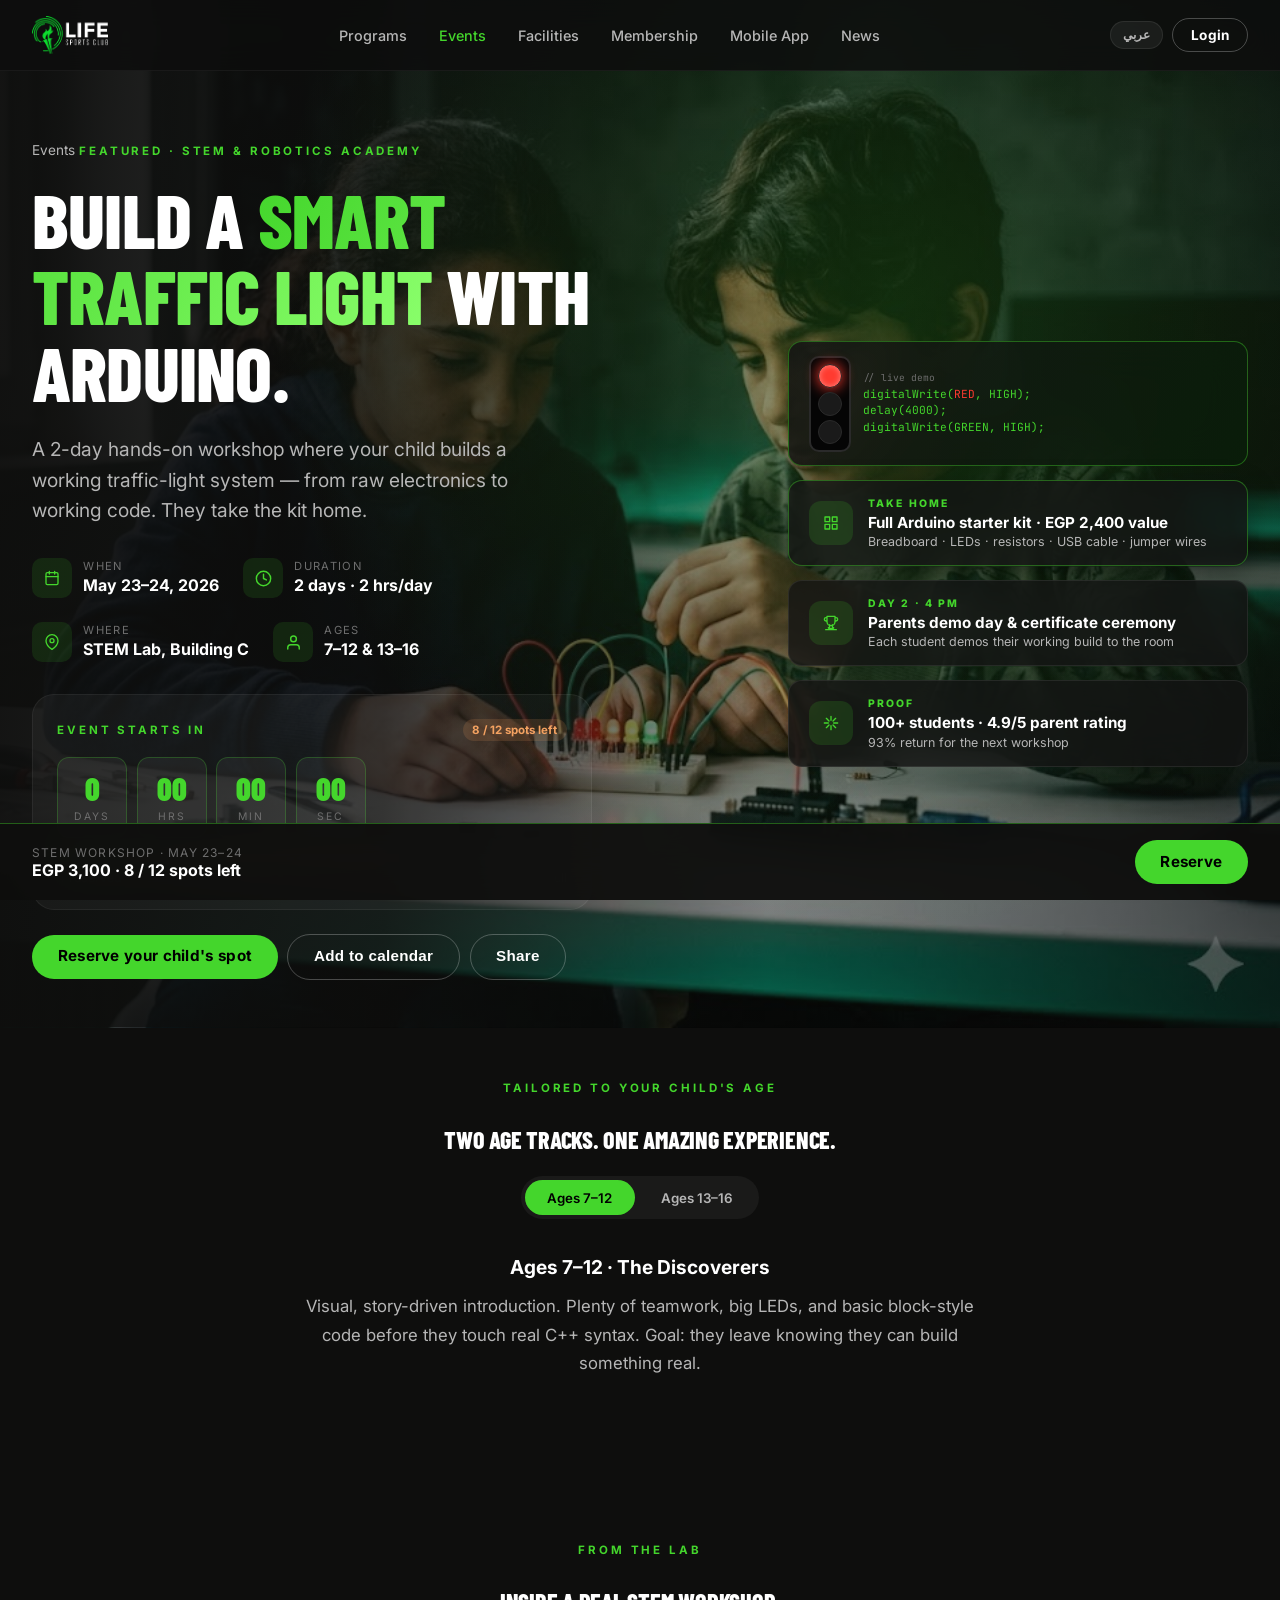
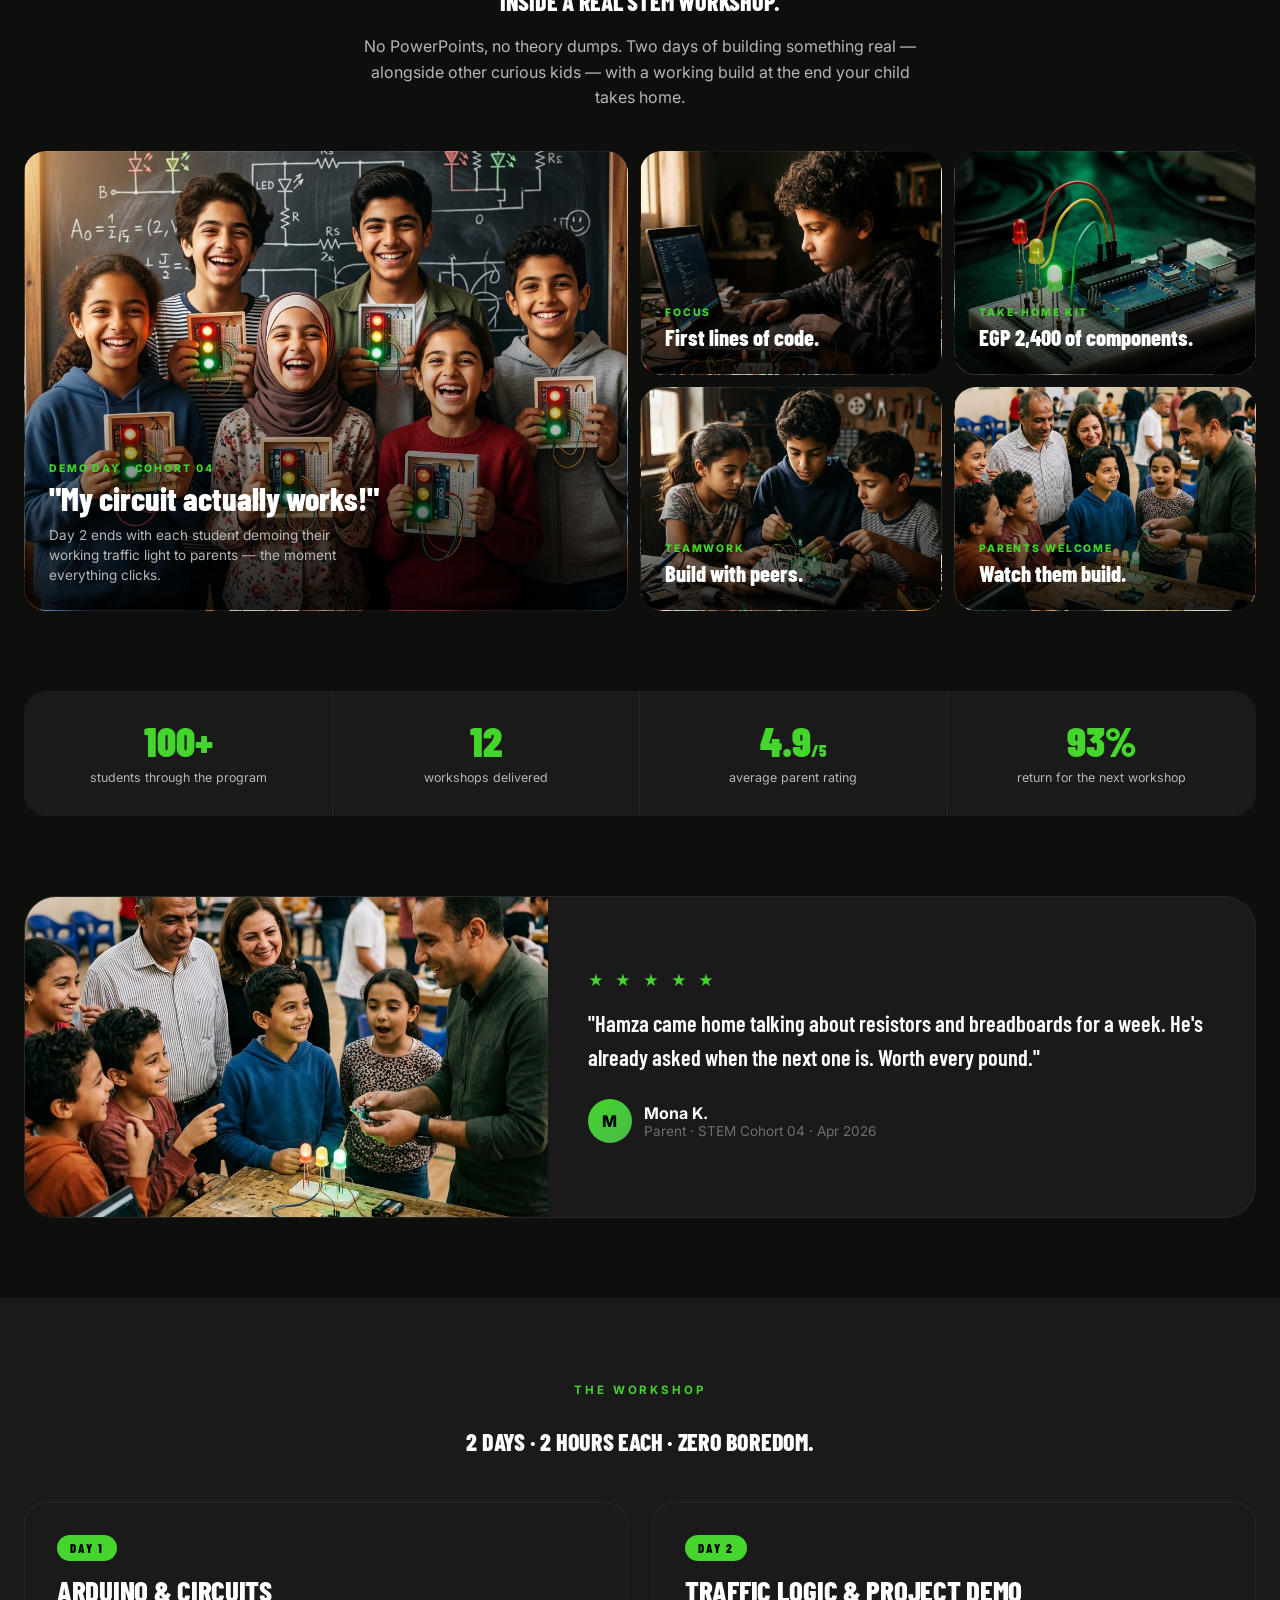
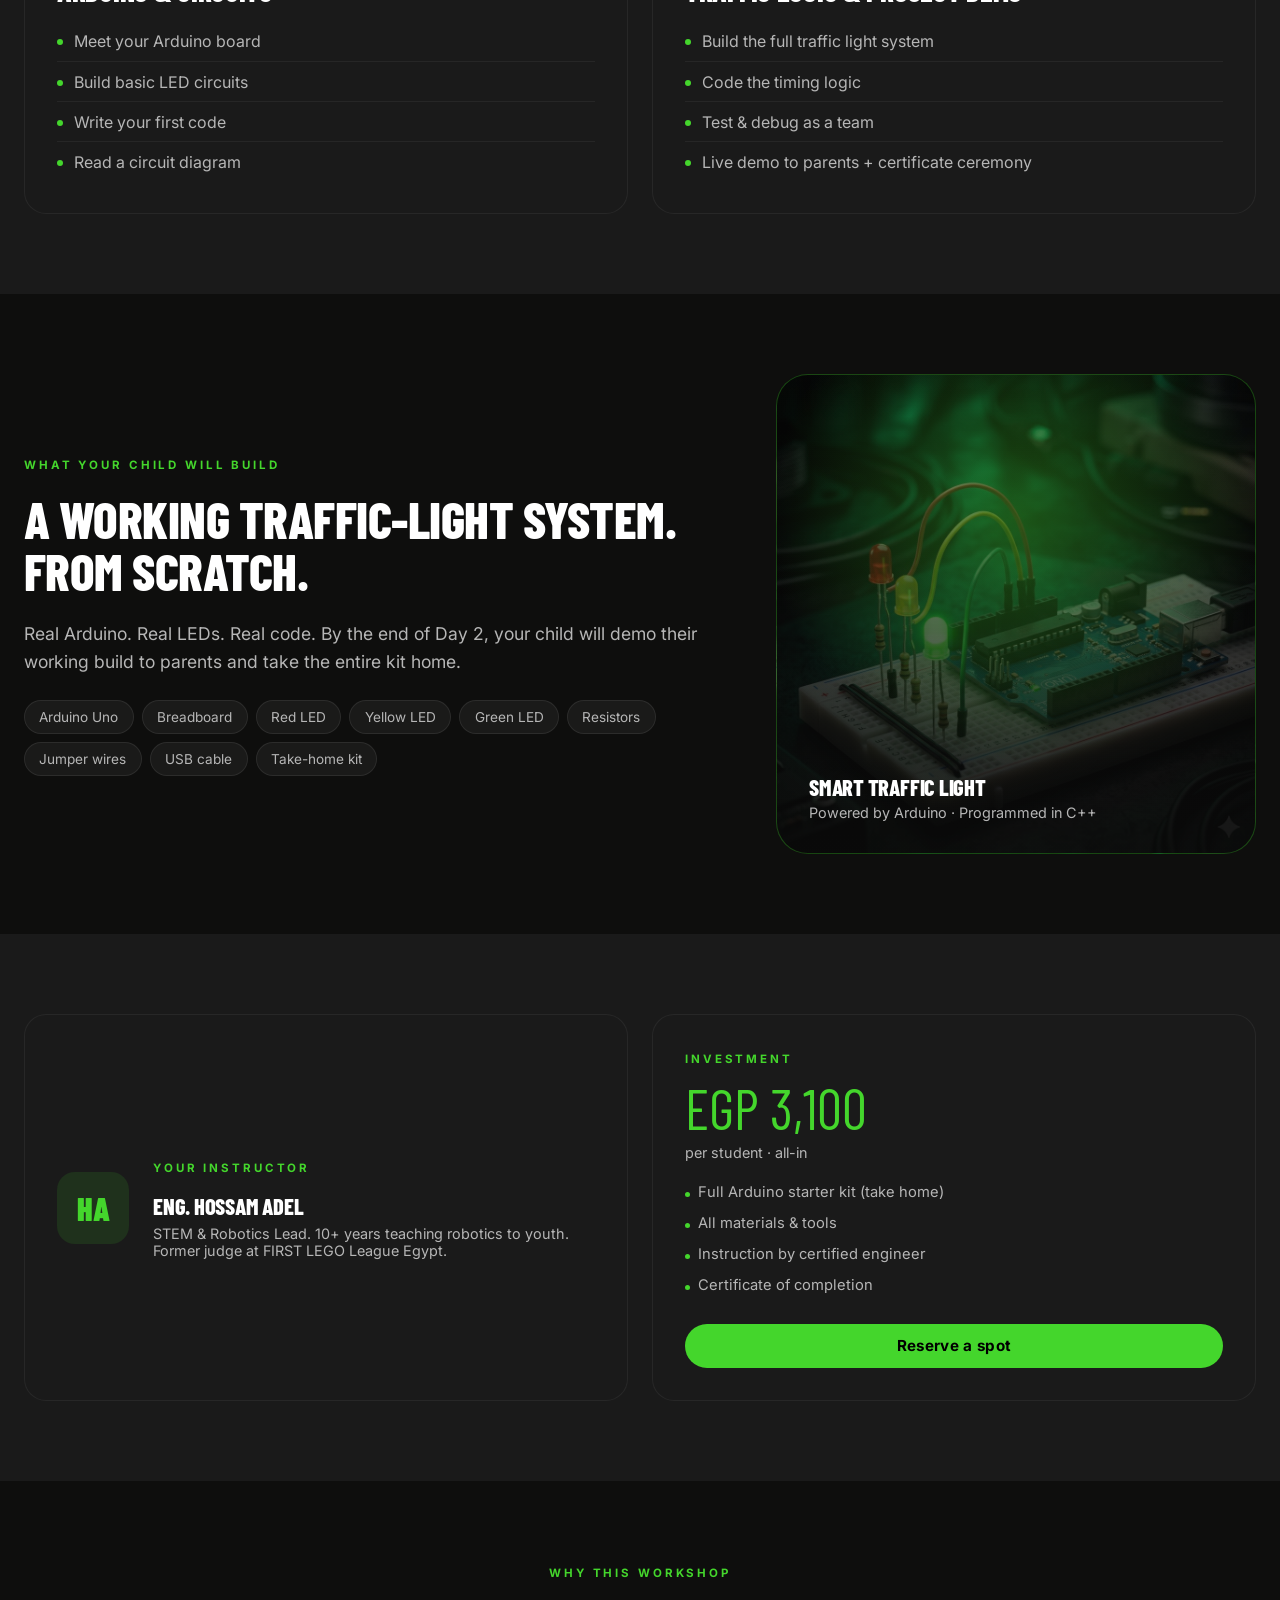
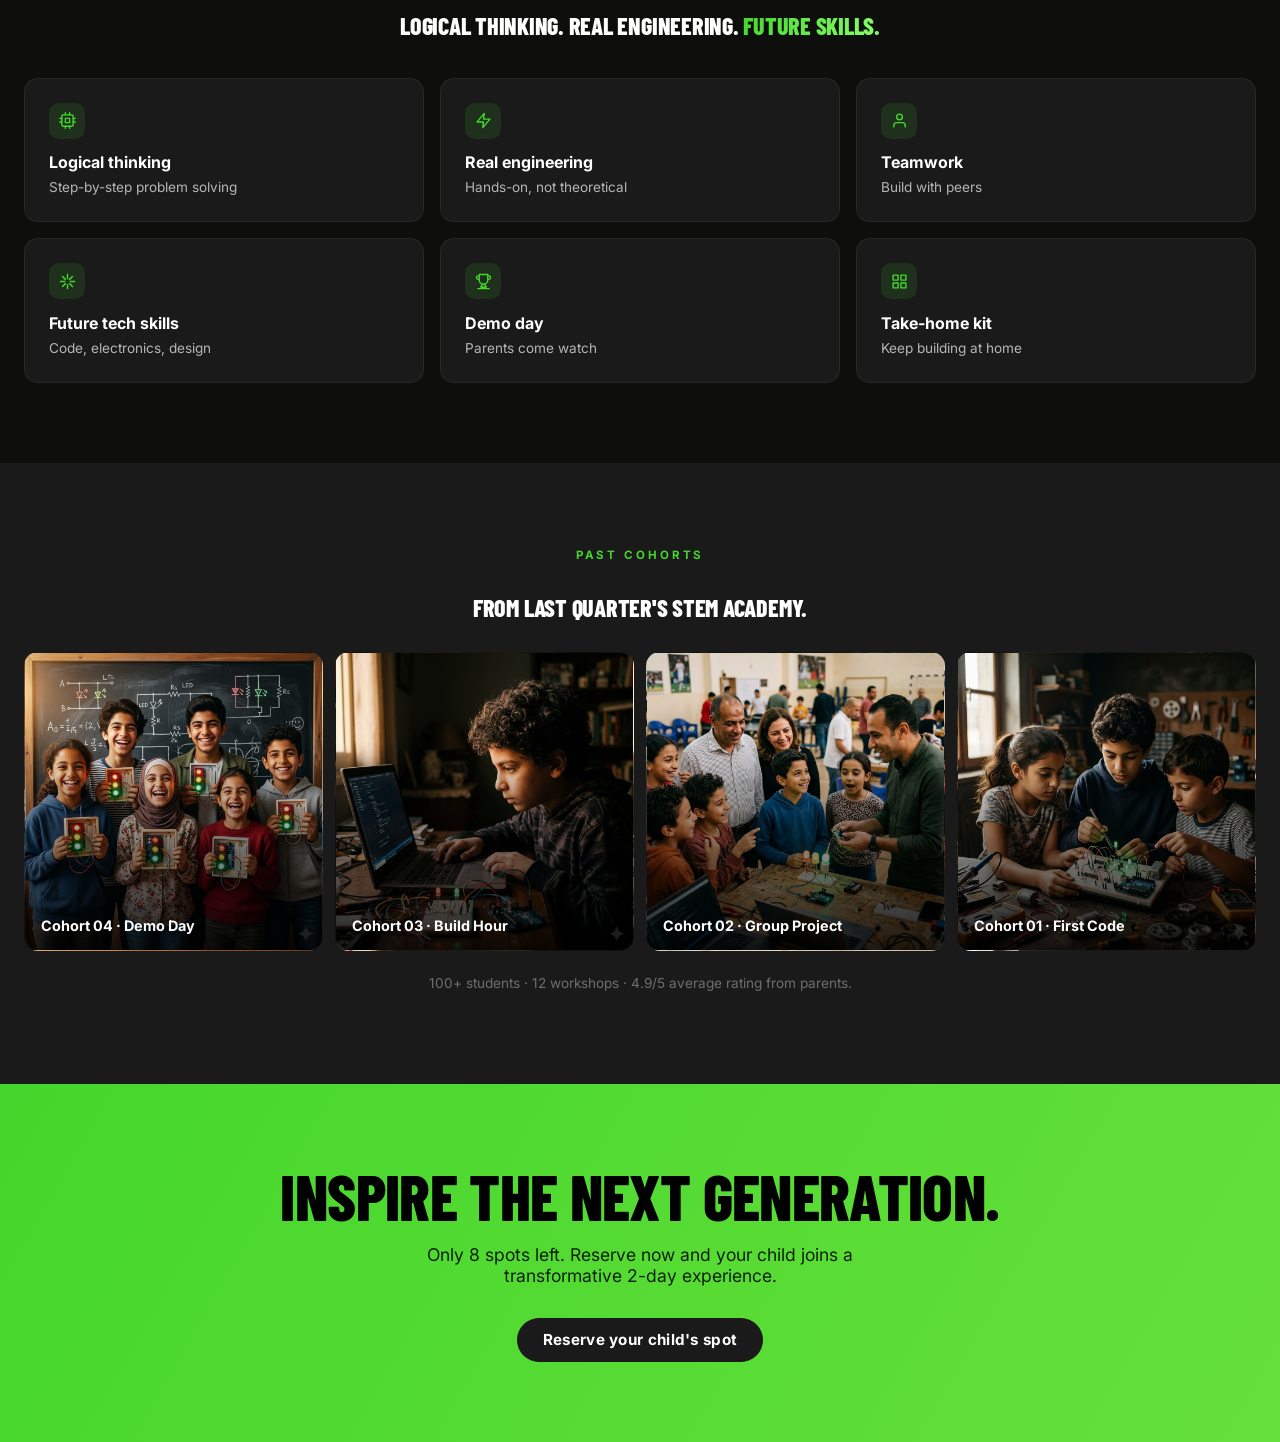
<file: event-stem.html>
<!DOCTYPE html>
<html lang="en" dir="ltr">
<head>
<meta charset="UTF-8" />
<meta name="viewport" content="width=device-width, initial-scale=1" />
<title>STEM Robotics Workshop · Smart Traffic Light with Arduino · LSC</title>
<meta name="description" content="Hands-on Arduino & robotics workshop for ages 7–16. Build a working smart traffic light. May 23–24, 2026 at Life Sports Club." />
<link rel="icon" href="assets/logo.png" />
<link rel="preconnect" href="https://fonts.googleapis.com" />
<link rel="preconnect" href="https://fonts.gstatic.com" crossorigin />
<link href="https://fonts.googleapis.com/css2?family=Barlow+Condensed:wght@600;700;800;900&family=Inter:wght@300;400;500;600;700;800&family=JetBrains+Mono:wght@400;700&display=swap" rel="stylesheet" />
<link rel="stylesheet" href="styles.css" />
<style>
.event-hero {
  position: relative; min-height: 100vh; padding: 8rem 2rem 3rem;
  display: grid; grid-template-columns: 1.05fr 0.95fr; gap: 3rem; align-items: center;
  background: var(--lsc-dark);
  overflow: hidden;
  isolation: isolate;
}
/* Full-bleed photo backdrop: stem-hero photo on the right with dark vignette on the left */
.event-hero::before {
  content: ''; position: absolute; inset: 0; z-index: 0;
  background:
    linear-gradient(90deg, rgba(14,14,13,0.97) 0%, rgba(14,14,13,0.85) 30%, rgba(14,14,13,0.4) 60%, rgba(14,14,13,0.55) 100%),
    url('assets/stem-hero.jpg');
  background-size: cover;
  background-position: center right;
}
.event-hero::after {
  content: ''; position: absolute; inset: 0; z-index: 0; pointer-events: none;
  background:
    radial-gradient(circle at 70% 30%, rgba(68,214,44,0.18), transparent 55%);
}
.event-hero > * { position: relative; z-index: 2; }
.event-hero h1 { font-size: clamp(2.5rem, 6vw, 5.5rem); margin: 0.5rem 0 1.5rem; }
.event-hero .lead { font-size: 1.2rem; color: var(--lsc-gray-light); line-height: 1.6; max-width: 540px; }

.meta-strip { display: flex; gap: 1.5rem; flex-wrap: wrap; margin: 2rem 0; }
.meta-strip .mi { display: flex; gap: 0.7rem; align-items: center; }
.meta-strip .mi-icon {
  width: 40px; height: 40px; border-radius: 10px;
  background: rgba(68,214,44,0.12); color: var(--lsc-green);
  display: flex; align-items: center; justify-content: center; font-size: 1.05rem;
}
.meta-strip .mi-l { font-size: 0.7rem; color: var(--lsc-gray); text-transform: uppercase; letter-spacing: 0.12em; line-height: 1; }
.meta-strip .mi-v { font-weight: 700; color: var(--lsc-white); margin-top: 0.2rem; }

/* Right column: stacked highlight cards over the photo backdrop (replaces the small hero-stage) */
.hero-stack {
  display: flex; flex-direction: column; gap: 0.85rem;
  width: 100%; max-width: 460px; margin-left: auto;
}
.hs-card {
  background: rgba(20,20,20,0.78); backdrop-filter: blur(20px);
  border: 1px solid rgba(255,255,255,0.08);
  border-radius: var(--radius-md);
  padding: 1rem 1.25rem;
  display: flex; align-items: center; gap: 0.95rem;
}
.hs-card.featured { border-color: rgba(68,214,44,0.4); box-shadow: 0 12px 30px rgba(0,0,0,0.4); }
.hs-card .hs-ic {
  width: 44px; height: 44px; border-radius: 12px;
  background: rgba(68,214,44,0.15); color: var(--lsc-green);
  display: flex; align-items: center; justify-content: center;
  flex-shrink: 0;
}
.hs-card .body { flex: 1; min-width: 0; }
.hs-card .lbl { font-size: 0.65rem; color: var(--lsc-green); letter-spacing: 0.2em; font-weight: 800; }
.hs-card .ttl { font-weight: 700; font-size: 0.95rem; color: var(--lsc-white); margin-top: 0.2rem; line-height: 1.25; }
.hs-card .sub { font-size: 0.78rem; color: var(--lsc-gray-light); margin-top: 0.15rem; }

/* Live mini traffic light card — animated traffic logic visible in the hero */
.hs-tl {
  display: flex; gap: 0.75rem; align-items: center;
  padding: 0.85rem 1.25rem;
  background: linear-gradient(120deg, rgba(20,20,20,0.85), rgba(10,30,10,0.85));
  border: 1px solid rgba(68,214,44,0.4);
  border-radius: var(--radius-md);
  backdrop-filter: blur(20px);
}
.hs-tl-housing {
  width: 42px; padding: 6px 4px; background: #050505;
  border: 2px solid #2a2a2a; border-radius: 10px;
  display: flex; flex-direction: column; gap: 4px; align-items: center;
  flex-shrink: 0;
}
.hs-tl-housing .tl-light { width: 24px; height: 24px; border-radius: 50%; background: #1a1a1a; border: 1px solid #2a2a2a; transition: all 0.3s; }
.hs-tl-housing .tl-red.on    { background: #ff3b30; box-shadow: 0 0 14px #ff3b30, inset 0 0 6px rgba(255,255,255,0.4); }
.hs-tl-housing .tl-yellow.on { background: #ffcc00; box-shadow: 0 0 14px #ffcc00, inset 0 0 6px rgba(255,255,255,0.4); }
.hs-tl-housing .tl-green.on  { background: var(--lsc-green); box-shadow: 0 0 14px var(--lsc-green), inset 0 0 6px rgba(255,255,255,0.4); }
.hs-tl-code {
  font-family: 'JetBrains Mono', monospace; font-size: 0.7rem; color: var(--lsc-green); line-height: 1.5;
  flex: 1;
}
.hs-tl-code .comment { color: var(--lsc-gray); font-size: 0.6rem; }

/* Legacy hero-stage retained for backwards compatibility (can stay even if unused) */
.hero-stage { display: none; }
/* Mini animated traffic light embedded inside the hero photo */
.tl-mini-housing {
  width: 56px; padding: 8px 5px; background: rgba(0,0,0,0.85); backdrop-filter: blur(8px);
  border: 2px solid rgba(255,255,255,0.18); border-radius: 14px;
  display: flex; flex-direction: column; gap: 5px; align-items: center;
  box-shadow: 0 12px 30px rgba(0,0,0,0.5);
}
.tl-mini-housing .tl-light { width: 36px; height: 36px; border-radius: 50%; background: #1a1a1a; border: 1.5px solid #2a2a2a; transition: all 0.3s; }
.tl-mini-housing .tl-red.on    { background: #ff3b30; box-shadow: 0 0 18px #ff3b30, inset 0 0 8px rgba(255,255,255,0.4); }
.tl-mini-housing .tl-yellow.on { background: #ffcc00; box-shadow: 0 0 18px #ffcc00, inset 0 0 8px rgba(255,255,255,0.4); }
.tl-mini-housing .tl-green.on  { background: var(--lsc-green); box-shadow: 0 0 18px var(--lsc-green), inset 0 0 8px rgba(255,255,255,0.4); }
.live-coding {
  position: absolute; top: 1rem; right: 1rem; z-index: 3;
  background: rgba(0,0,0,0.85); border: 1px solid rgba(68,214,44,0.4);
  border-radius: 10px; padding: 0.5rem 0.75rem;
  font-family: 'JetBrains Mono', monospace; font-size: 0.62rem; color: var(--lsc-green);
  max-width: 180px; line-height: 1.5;
}
.live-coding .dot { display: inline-block; width: 6px; height: 6px; border-radius: 50%; background: var(--lsc-green); margin-right: 4px; animation: pulse 1.5s infinite; }
@keyframes pulse { 0%,100% { opacity: 1; } 50% { opacity: 0.3; } }

/* Original stage kept for "what you'll build" demo card lower on the page (kept for backwards-compat in case used elsewhere) */
.tl-stage {
  position: relative; aspect-ratio: 0.85; max-width: 460px; margin: 0 auto;
  background: linear-gradient(180deg, #0a0a0a, #1a1a1a);
  border: 1px solid rgba(255,255,255,0.08); border-radius: var(--radius-xl);
  display: flex; align-items: center; justify-content: center;
  padding: 2rem; overflow: hidden;
}
.tl-stage::before {
  content: ''; position: absolute; inset: 0;
  background: radial-gradient(circle at 50% 50%, transparent 30%, rgba(0,0,0,0.6) 100%);
}
.tl-housing {
  position: relative; z-index: 2;
  width: 130px; padding: 18px 12px; background: #0a0a0a;
  border: 4px solid #2a2a2a; border-radius: 18px;
  display: flex; flex-direction: column; gap: 14px; align-items: center;
  box-shadow: 0 30px 60px rgba(0,0,0,0.5);
}
.tl-light { width: 90px; height: 90px; border-radius: 50%; background: #1a1a1a; border: 2px solid #2a2a2a; transition: all 0.3s ease; }
.tl-red.on    { background: #ff3b30; box-shadow: 0 0 50px #ff3b30, inset 0 0 20px rgba(255,255,255,0.4); }
.tl-yellow.on { background: #ffcc00; box-shadow: 0 0 50px #ffcc00, inset 0 0 20px rgba(255,255,255,0.4); }
.tl-green.on  { background: var(--lsc-green); box-shadow: 0 0 50px var(--lsc-green), inset 0 0 20px rgba(255,255,255,0.4); }
.tl-pole { width: 16px; height: 70px; background: linear-gradient(180deg, #2a2a2a, #1a1a1a); }
.tl-base { width: 80px; height: 14px; background: #2a2a2a; border-radius: 4px; margin-top: -2px; }

.tl-code {
  position: absolute; bottom: 1.5rem; left: 1.5rem;
  background: rgba(0,0,0,0.85); border: 1px solid rgba(68,214,44,0.4);
  border-radius: 12px; padding: 0.85rem 1.1rem; z-index: 3;
  font-family: 'JetBrains Mono', monospace; font-size: 0.7rem; color: var(--lsc-green);
  max-width: 220px;
}
.tl-code .comment { color: var(--lsc-gray); }

/* Countdown */
.countdown { display: flex; gap: 0.6rem; margin: 1rem 0; }
.cd-cell { background: rgba(255,255,255,0.05); border: 1px solid rgba(68,214,44,0.25); border-radius: 12px; padding: 0.85rem 0.5rem; min-width: 70px; display: flex; flex-direction: column; align-items: center; }
.cd-num { font-family: var(--font-display); font-size: 2rem; font-weight: 900; color: var(--lsc-green); line-height: 1; }
.cd-lbl { font-size: 0.65rem; letter-spacing: 0.18em; text-transform: uppercase; color: var(--lsc-gray); margin-top: 0.4rem; }

/* Spots progress bar */
.spots-bar { height: 8px; background: rgba(255,255,255,0.08); border-radius: 999px; overflow: hidden; margin-top: 0.5rem; }
.spots-bar-fill { height: 100%; background: linear-gradient(90deg, var(--lsc-green), var(--lsc-amber) 60%, var(--lsc-red)); transition: width 0.4s; }

/* Day timeline */
.timeline { display: grid; grid-template-columns: 1fr 1fr; gap: 1.5rem; }
@media (max-width: 800px) { .timeline { grid-template-columns: 1fr; } }
.day-card {
  position: relative; padding: 2rem; background: var(--lsc-dark-2);
  border: 1px solid rgba(255,255,255,0.06); border-radius: var(--radius-lg);
}
.day-card .day-num {
  display: inline-block; font-family: var(--font-display); font-size: 0.8rem; font-weight: 800;
  background: var(--lsc-green); color: var(--lsc-black); padding: 0.3rem 0.8rem; border-radius: 999px;
  letter-spacing: 0.15em;
}
.day-card h3 { font-size: 1.8rem; margin: 1rem 0 1rem; }
.day-card ul { list-style: none; padding: 0; margin: 0; }
.day-card li { padding: 0.6rem 0; border-bottom: 1px solid rgba(255,255,255,0.05); display: flex; gap: 0.7rem; align-items: start; color: var(--lsc-gray-light); }
.day-card li::before { content: ''; flex-shrink: 0; width: 6px; height: 6px; border-radius: 50%; background: var(--lsc-green); margin-top: 8px; }
.day-card li:last-child { border-bottom: none; }

/* Build card */
.build-grid { display: grid; grid-template-columns: 1.2fr 0.8fr; gap: 2rem; align-items: center; }
@media (max-width: 800px) { .build-grid { grid-template-columns: 1fr; } }
.materials { display: flex; flex-wrap: wrap; gap: 0.5rem; }
.materials .pill { padding: 0.5rem 0.9rem; background: rgba(255,255,255,0.05); border: 1px solid rgba(255,255,255,0.08); border-radius: 999px; font-size: 0.85rem; color: var(--lsc-gray-light); }

/* Age track */
.age-tabs { display: inline-flex; background: rgba(255,255,255,0.05); border-radius: 999px; padding: 4px; gap: 4px; }
.age-tabs button { padding: 0.6rem 1.4rem; border-radius: 999px; border: none; background: transparent; color: var(--lsc-gray-light); font-weight: 600; cursor: pointer; font-family: inherit; }
.age-tabs button.active { background: var(--lsc-green); color: var(--lsc-black); }

/* Instructor & pricing */
.split-cards { display: grid; grid-template-columns: 1fr 1fr; gap: 1.5rem; }
@media (max-width: 800px) { .split-cards { grid-template-columns: 1fr; } }
.instructor-card { padding: 2rem; display: flex; gap: 1.5rem; align-items: center; }
.instructor-card .avatar-big {
  font-family: var(--font-display); font-weight: 900; font-size: 2rem;
  width: 72px; height: 72px; background: rgba(68,214,44,0.12); color: var(--lsc-green);
  border-radius: 18px; display: flex; align-items: center; justify-content: center; flex-shrink: 0;
}
.pricing-card { padding: 2rem; }
.pricing-card .big-price { font-family: var(--font-display); font-size: 3.5rem; color: var(--lsc-green); line-height: 1; }
.pricing-card ul { list-style: none; padding: 0; margin: 0 0 1.5rem; }
.pricing-card li { padding: 0.4rem 0; color: var(--lsc-gray-light); display: flex; gap: 0.5rem; align-items: start; font-size: 0.92rem; }
.pricing-card li::before { content: ''; flex-shrink: 0; width: 5px; height: 5px; border-radius: 50%; background: var(--lsc-green); margin-top: 9px; }

/* Why chips */
.why-grid { display: grid; grid-template-columns: repeat(3,1fr); gap: 1rem; }
@media (max-width:800px) { .why-grid { grid-template-columns: 1fr 1fr; } }
.why-chip { padding: 1.5rem; background: var(--lsc-dark-2); border: 1px solid rgba(255,255,255,0.06); border-radius: var(--radius-md); }
.why-chip .ic-frame { width: 36px; height: 36px; border-radius: 10px; background: rgba(68,214,44,0.12); color: var(--lsc-green); display: flex; align-items: center; justify-content: center; margin-bottom: 0.85rem; font-size: 1.1rem; }
.why-chip strong { display: block; color: var(--lsc-white); }
.why-chip p { color: var(--lsc-gray-light); font-size: 0.85rem; margin: 0.3rem 0 0; line-height: 1.5; }

/* Sticky CTA */
.sticky-cta {
  position: fixed; bottom: 0; left: 0; right: 0; z-index: 50;
  background: rgba(14,14,13,0.95); backdrop-filter: blur(20px);
  border-top: 1px solid rgba(68,214,44,0.4);
  padding: 1rem 2rem;
  display: flex; align-items: center; justify-content: space-between; gap: 1rem; flex-wrap: wrap;
}
.sticky-cta .left { display: flex; align-items: center; gap: 1rem; }
.sticky-cta .left .lbl { color: var(--lsc-gray); font-size: 0.75rem; text-transform: uppercase; letter-spacing: 0.1em; }
.sticky-cta .left .val { font-weight: 700; }

/* From-the-lab feature gallery (large, story-driven) */
.lab-gallery { display: grid; grid-template-columns: 2fr 1fr 1fr; grid-template-rows: 1fr 1fr; gap: 0.75rem; }
@media (max-width: 800px) { .lab-gallery { grid-template-columns: 1fr 1fr; grid-template-rows: auto; } }
.lab-tile {
  position: relative; overflow: hidden; border-radius: var(--radius-lg);
  background-size: cover; background-position: center;
  min-height: 220px;
  border: 1px solid rgba(255,255,255,0.06);
}
.lab-tile.tall { grid-row: span 2; min-height: 460px; }
@media (max-width: 800px) { .lab-tile.tall { grid-row: auto; min-height: 280px; } }
.lab-tile::after {
  content: ''; position: absolute; inset: 0;
  background: linear-gradient(180deg, transparent 40%, rgba(0,0,0,0.85) 100%);
}
.lab-tile .ovl {
  position: absolute; left: 1.5rem; right: 1.5rem; bottom: 1.5rem; z-index: 2;
}
.lab-tile .ovl .lbl { font-size: 0.65rem; color: var(--lsc-green); letter-spacing: 0.18em; font-weight: 800; }
.lab-tile .ovl .ttl { font-family: var(--font-display); font-weight: 800; font-size: 1.4rem; color: white; line-height: 1.1; margin-top: 0.4rem; }
.lab-tile.tall .ovl .ttl { font-size: 2rem; }
.lab-tile .ovl p { color: var(--lsc-gray-light); font-size: 0.85rem; margin: 0.5rem 0 0; line-height: 1.5; max-width: 320px; }

/* Parent testimonial block */
.parent-quote {
  display: grid; grid-template-columns: 0.85fr 1.15fr; gap: 0; align-items: stretch;
  border-radius: var(--radius-xl); overflow: hidden;
  border: 1px solid rgba(255,255,255,0.06);
  background: var(--lsc-dark-2);
}
@media (max-width: 800px) { .parent-quote { grid-template-columns: 1fr; } }
.parent-quote .img {
  background-size: cover; background-position: center;
  min-height: 320px;
}
.parent-quote .body { padding: 2.5rem; display: flex; flex-direction: column; justify-content: center; }
.parent-quote .body .stars { color: var(--lsc-green); letter-spacing: 0.25em; font-size: 0.95rem; margin-bottom: 1rem; }
.parent-quote .body blockquote { font-size: clamp(1.1rem, 2vw, 1.4rem); line-height: 1.55; color: white; font-weight: 300; margin: 0 0 1.5rem; font-family: var(--font-display); font-weight: 600; text-transform: none; letter-spacing: 0; }
.parent-quote .body .who { display: flex; gap: 0.75rem; align-items: center; }
.parent-quote .body .who .av { width: 44px; height: 44px; border-radius: 50%; background: linear-gradient(135deg,var(--lsc-green),var(--lsc-green-dark)); color: black; display: flex; align-items: center; justify-content: center; font-weight: 800; }

/* Outcomes strip */
.outcomes-strip { display: grid; grid-template-columns: repeat(4, 1fr); gap: 0; border-radius: var(--radius-lg); overflow: hidden; border: 1px solid rgba(255,255,255,0.06); }
@media (max-width: 800px) { .outcomes-strip { grid-template-columns: 1fr 1fr; } }
.outcomes-strip .out {
  padding: 1.75rem 1.25rem; text-align: center;
  background: var(--lsc-dark-2);
  border-right: 1px solid rgba(255,255,255,0.05);
}
.outcomes-strip .out:last-child { border-right: none; }
@media (max-width: 800px) { .outcomes-strip .out:nth-child(2n) { border-right: none; } .outcomes-strip .out { border-bottom: 1px solid rgba(255,255,255,0.05); } }
.outcomes-strip .out .num { font-family: var(--font-display); font-size: 2.6rem; font-weight: 900; color: var(--lsc-green); line-height: 1; }
.outcomes-strip .out .lbl { font-size: 0.78rem; color: var(--lsc-gray-light); margin-top: 0.5rem; line-height: 1.4; }

/* Past gallery */
.gallery-grid { display: grid; grid-template-columns: repeat(4,1fr); gap: 0.75rem; }
@media (max-width: 800px) { .gallery-grid { grid-template-columns: 1fr 1fr; } }
.gallery-item {
  aspect-ratio: 1; border-radius: var(--radius-md); position: relative; overflow: hidden;
  background: linear-gradient(135deg, #1a1a1a, #2a2a2a);
  display: flex; align-items: end; padding: 1rem; color: white; font-weight: 700; font-size: 0.9rem;
  border: 1px solid rgba(255,255,255,0.06);
}
.gallery-item:nth-child(1) { background: linear-gradient(135deg, rgba(255,59,48,0.5), #1a1a1a 70%); }
.gallery-item:nth-child(2) { background: linear-gradient(135deg, rgba(255,204,0,0.5), #1a1a1a 70%); }
.gallery-item:nth-child(3) { background: linear-gradient(135deg, var(--lsc-green-glow), #1a1a1a 70%); }
.gallery-item:nth-child(4) { background: linear-gradient(135deg, rgba(79,195,247,0.5), #1a1a1a 70%); }

/* Build illustration card */
.build-card-art {
  background: linear-gradient(135deg,#1a1a1a,#0a0a0a);
  border: 1px solid rgba(68,214,44,0.3);
  border-radius: var(--radius-xl); padding: 2.5rem;
  text-align: center; position: relative; overflow: hidden;
}
.build-card-art::before {
  content: ''; position: absolute; inset: 0;
  background: radial-gradient(circle at 50% 30%, var(--lsc-green-glow), transparent 60%);
}
.mini-tl {
  position: relative; z-index: 2;
  width: 70px; padding: 12px 8px; background: #0a0a0a;
  border: 3px solid #2a2a2a; border-radius: 14px;
  display: flex; flex-direction: column; gap: 8px; align-items: center;
  margin: 0 auto;
}
.mini-tl > div { width: 44px; height: 44px; border-radius: 50%; }
.mini-tl .r { background: #ff3b30; box-shadow: 0 0 20px #ff3b30; }
.mini-tl .y { background: #ffcc00; box-shadow: 0 0 20px #ffcc00; }
.mini-tl .g { background: var(--lsc-green); box-shadow: 0 0 20px var(--lsc-green); }

@media (max-width: 900px) {
  .event-hero { grid-template-columns: 1fr; padding-top: 6rem; }
  .meta-strip { gap: 0.85rem; }
}
</style>
</head>
<body>

<!-- ========== NAVBAR ========== -->
<nav class="navbar">
  <a class="navbar-logo" href="index.html">
    <img src="assets/logo.png" alt="LSC" />
  </a>
  <div class="navbar-links">
        <a href="programs.html" data-i18n="programs">Programs</a>
    <a href="events.html" class="active" data-i18n="events">Events</a>
    <a href="facilities.html" data-i18n="facilities">Facilities</a>
    <a href="membership.html" data-i18n="membership">Membership</a>
    <a href="app.html" data-i18n="mobileApp">Mobile App</a>
    <a href="news.html" data-i18n="news">News</a>
  </div>
  <div class="navbar-actions">
    <button class="chip lang-toggle" onclick="toggleLang()">عربي</button>
    <a class="btn btn-ghost" href="login.html" data-i18n="loginShort">Login</a>
  </div>
</nav>

<!-- ========== EVENT HERO ========== -->
<section class="event-hero">
  <div>
    <a href="events.html" style="color:var(--lsc-gray-light);text-decoration:none;font-size:0.85rem;" data-i18n="events">All events</a>
    <span class="eyebrow" style="margin-top:1rem;">Featured · STEM &amp; Robotics Academy</span>
    <h1 class="display">Build a <span class="brand-grad">Smart Traffic Light</span> with Arduino.</h1>
    <p class="lead">A 2-day hands-on workshop where your child builds a working traffic-light system — from raw electronics to working code. They take the kit home.</p>

    <div class="meta-strip">
      <div class="mi">
        <div class="mi-icon"><span class="icon icon-calendar"></span></div>
        <div><div class="mi-l">When</div><div class="mi-v">May 23–24, 2026</div></div>
      </div>
      <div class="mi">
        <div class="mi-icon"><span class="icon icon-clock"></span></div>
        <div><div class="mi-l">Duration</div><div class="mi-v">2 days · 2 hrs/day</div></div>
      </div>
      <div class="mi">
        <div class="mi-icon"><span class="icon icon-pin"></span></div>
        <div><div class="mi-l">Where</div><div class="mi-v">STEM Lab, Building C</div></div>
      </div>
      <div class="mi">
        <div class="mi-icon"><span class="icon icon-user"></span></div>
        <div><div class="mi-l">Ages</div><div class="mi-v">7–12 &amp; 13–16</div></div>
      </div>
    </div>

    <div style="background:rgba(255,255,255,0.04);border:1px solid rgba(255,255,255,0.06);border-radius:var(--radius-lg);padding:1.5rem;max-width:560px;">
      <div style="display:flex;justify-content:space-between;align-items:center;margin-bottom:0.5rem;">
        <span class="eyebrow" style="margin:0;">Event starts in</span>
        <span class="cap cap-low">8 / 12 spots left</span>
      </div>
      <div class="countdown" id="countdown"></div>
      <div class="spots-bar"><div class="spots-bar-fill" style="width:67%;"></div></div>
      <div style="display:flex;justify-content:space-between;font-size:0.78rem;color:var(--lsc-gray);margin-top:0.5rem;">
        <span>4 reserved</span><span>67% to full</span>
      </div>
    </div>

    <div style="display:flex;gap:0.6rem;margin-top:1.5rem;flex-wrap:wrap;align-items:center;">
      <a class="btn btn-primary" href="#register" onclick="openModal('reserveModal');return false;">Reserve your child's spot</a>
      <button class="btn btn-ghost" onclick="toast('Added to calendar');return false;">Add to calendar</button>
      <button class="btn btn-ghost" onclick="toast('Shared to WhatsApp');return false;">Share</button>
    </div>
  </div>

  <!-- Right column: stacked highlight cards floating over the photo backdrop -->
  <div class="hero-stack">

    <!-- Live traffic-light demo card -->
    <div class="hs-tl">
      <div class="hs-tl-housing">
        <div class="tl-light tl-red on"></div>
        <div class="tl-light tl-yellow"></div>
        <div class="tl-light tl-green"></div>
      </div>
      <div class="hs-tl-code">
        <div class="comment">// live demo</div>
        digitalWrite(<span style="color:#ff3b30">RED</span>, HIGH);<br/>
        delay(4000);<br/>
        digitalWrite(<span style="color:var(--lsc-green)">GREEN</span>, HIGH);
      </div>
    </div>

    <!-- Take-home kit -->
    <div class="hs-card featured">
      <div class="hs-ic"><span class="icon icon-grid"></span></div>
      <div class="body">
        <div class="lbl">TAKE HOME</div>
        <div class="ttl">Full Arduino starter kit · EGP 2,400 value</div>
        <div class="sub">Breadboard · LEDs · resistors · USB cable · jumper wires</div>
      </div>
    </div>

    <!-- Demo day -->
    <div class="hs-card">
      <div class="hs-ic"><span class="icon icon-trophy"></span></div>
      <div class="body">
        <div class="lbl">DAY 2 · 4 PM</div>
        <div class="ttl">Parents demo day &amp; certificate ceremony</div>
        <div class="sub">Each student demos their working build to the room</div>
      </div>
    </div>

    <!-- Past cohort proof -->
    <div class="hs-card">
      <div class="hs-ic"><span class="icon icon-spark"></span></div>
      <div class="body">
        <div class="lbl">PROOF</div>
        <div class="ttl">100+ students · 4.9/5 parent rating</div>
        <div class="sub">93% return for the next workshop</div>
      </div>
    </div>

  </div>
</section>

<!-- ========== AGE TRACK SWITCHER ========== -->
<section class="section" style="padding-top:3rem;">
  <div class="container">
    <div style="text-align:center;margin-bottom:2rem;">
      <span class="eyebrow">Tailored to your child's age</span>
      <h2 class="display">Two age tracks. One amazing experience.</h2>
      <div style="margin-top:1.5rem;">
        <div class="age-tabs">
          <button class="active" onclick="this.parentElement.querySelectorAll('button').forEach(b=>b.classList.remove('active'));this.classList.add('active');document.getElementById('age-content').innerHTML=ageTrack('7-12')">Ages 7–12</button>
          <button onclick="this.parentElement.querySelectorAll('button').forEach(b=>b.classList.remove('active'));this.classList.add('active');document.getElementById('age-content').innerHTML=ageTrack('13-16')">Ages 13–16</button>
        </div>
      </div>
    </div>
    <div id="age-content" style="text-align:center;color:var(--lsc-gray-light);max-width:680px;margin:0 auto;font-size:1.05rem;line-height:1.7;"></div>
  </div>
</section>

<!-- ========== FROM THE LAB · photo-led value gallery ========== -->
<section class="section">
  <div class="container">
    <div style="text-align:center;margin-bottom:2.5rem;">
      <span class="eyebrow">From the lab</span>
      <h2 class="display">Inside a real STEM workshop.</h2>
      <p style="color:var(--lsc-gray-light);max-width:560px;margin:1rem auto 0;font-size:1rem;line-height:1.6;">No PowerPoints, no theory dumps. Two days of building something real — alongside other curious kids — with a working build at the end your child takes home.</p>
    </div>

    <div class="lab-gallery">
      <!-- Big tall feature tile -->
      <div class="lab-tile tall" style="background-image:url('assets/stem-cohort-1.jpg');">
        <div class="ovl">
          <div class="lbl">DEMO DAY · COHORT 04</div>
          <div class="ttl">"My circuit actually works!"</div>
          <p>Day 2 ends with each student demoing their working traffic light to parents — the moment everything clicks.</p>
        </div>
      </div>

      <div class="lab-tile" style="background-image:url('assets/stem-cohort-2.jpg');">
        <div class="ovl">
          <div class="lbl">FOCUS</div>
          <div class="ttl">First lines of code.</div>
        </div>
      </div>

      <div class="lab-tile" style="background-image:url('assets/sport-stem.jpg');">
        <div class="ovl">
          <div class="lbl">TAKE-HOME KIT</div>
          <div class="ttl">EGP 2,400 of components.</div>
        </div>
      </div>

      <div class="lab-tile" style="background-image:url('assets/stem-cohort-4.jpg');">
        <div class="ovl">
          <div class="lbl">TEAMWORK</div>
          <div class="ttl">Build with peers.</div>
        </div>
      </div>

      <div class="lab-tile" style="background-image:url('assets/stem-cohort-3.jpg');">
        <div class="ovl">
          <div class="lbl">PARENTS WELCOME</div>
          <div class="ttl">Watch them build.</div>
        </div>
      </div>
    </div>
  </div>
</section>

<!-- ========== OUTCOMES STRIP — quantified value ========== -->
<section class="section" style="padding-top:0;">
  <div class="container">
    <div class="outcomes-strip">
      <div class="out"><div class="num">100+</div><div class="lbl">students through the program</div></div>
      <div class="out"><div class="num">12</div><div class="lbl">workshops delivered</div></div>
      <div class="out"><div class="num">4.9<span style="font-size:1rem;">/5</span></div><div class="lbl">average parent rating</div></div>
      <div class="out"><div class="num">93%</div><div class="lbl">return for the next workshop</div></div>
    </div>
  </div>
</section>

<!-- ========== PARENT TESTIMONIAL ========== -->
<section class="section" style="padding-top:0;">
  <div class="container">
    <div class="parent-quote">
      <div class="img" style="background-image:url('assets/stem-cohort-3.jpg');"></div>
      <div class="body">
        <div class="stars">★ ★ ★ ★ ★</div>
        <blockquote>"Hamza came home talking about resistors and breadboards for a week. He's already asked when the next one is. Worth every pound."</blockquote>
        <div class="who">
          <div class="av">M</div>
          <div>
            <div style="font-weight:700;">Mona K.</div>
            <div style="font-size:0.85rem;color:var(--lsc-gray);">Parent · STEM Cohort 04 · Apr 2026</div>
          </div>
        </div>
      </div>
    </div>
  </div>
</section>

<!-- ========== CURRICULUM TIMELINE ========== -->
<section class="section" style="background:var(--lsc-dark-2);">
  <div class="container">
    <div style="text-align:center;margin-bottom:3rem;">
      <span class="eyebrow">The Workshop</span>
      <h2 class="display">2 days · 2 hours each · zero boredom.</h2>
    </div>
    <div class="timeline" id="timeline"></div>
  </div>
</section>

<!-- ========== WHAT YOU'LL BUILD ========== -->
<section class="section">
  <div class="container build-grid">
    <div>
      <span class="eyebrow">What your child will build</span>
      <h2 class="display" style="font-size:clamp(2rem,4vw,3.5rem);margin:0.5rem 0 1.5rem;">A working traffic-light system. From scratch.</h2>
      <p style="color:var(--lsc-gray-light);font-size:1.1rem;line-height:1.6;">Real Arduino. Real LEDs. Real code. By the end of Day 2, your child will demo their working build to parents and take the entire kit home.</p>
      <div class="materials" style="margin-top:1.5rem;">
        <span class="pill">Arduino Uno</span>
        <span class="pill">Breadboard</span>
        <span class="pill">Red LED</span>
        <span class="pill">Yellow LED</span>
        <span class="pill">Green LED</span>
        <span class="pill">Resistors</span>
        <span class="pill">Jumper wires</span>
        <span class="pill">USB cable</span>
        <span class="pill">Take-home kit</span>
      </div>
    </div>
    <div>
      <div class="build-card-art" style="background:linear-gradient(180deg,rgba(10,10,10,0.45),rgba(10,10,10,0.92)),url('assets/sport-stem.jpg') center/cover;padding:0;aspect-ratio:1;display:flex;flex-direction:column;justify-content:end;align-items:start;text-align:left;">
        <div style="padding:2rem;position:relative;z-index:2;">
          <h3 style="font-size:1.4rem;margin:0 0 0.4rem;">Smart Traffic Light</h3>
          <p style="color:var(--lsc-gray-light);font-size:0.9rem;margin:0;">Powered by Arduino · Programmed in C++</p>
        </div>
      </div>
    </div>
  </div>
</section>

<!-- ========== INSTRUCTOR + PRICING ========== -->
<section class="section" style="background:var(--lsc-dark-2);">
  <div class="container">
    <div class="split-cards">
      <div class="card instructor-card">
        <div class="avatar-big">HA</div>
        <div>
          <span class="eyebrow">Your instructor</span>
          <h3 style="margin:0.4rem 0 0.5rem;font-size:1.4rem;">Eng. Hossam Adel</h3>
          <p style="color:var(--lsc-gray-light);margin:0;font-size:0.9rem;">STEM &amp; Robotics Lead. 10+ years teaching robotics to youth. Former judge at FIRST LEGO League Egypt.</p>
        </div>
      </div>
      <div class="card pricing-card">
        <span class="eyebrow">Investment</span>
        <div class="big-price">EGP 3,100</div>
        <p style="color:var(--lsc-gray-light);margin:0.5rem 0 1rem;font-size:0.9rem;">per student · all-in</p>
        <ul>
          <li>Full Arduino starter kit (take home)</li>
          <li>All materials &amp; tools</li>
          <li>Instruction by certified engineer</li>
          <li>Certificate of completion</li>
        </ul>
        <a class="btn btn-primary" style="width:100%;" href="#register" onclick="openModal('reserveModal');return false;">Reserve a spot</a>
      </div>
    </div>
  </div>
</section>

<!-- ========== WHY CHOOSE US ========== -->
<section class="section">
  <div class="container">
    <div style="text-align:center;margin-bottom:2.5rem;">
      <span class="eyebrow">Why this workshop</span>
      <h2 class="display">Logical thinking. Real engineering. <span class="brand-grad">Future skills.</span></h2>
    </div>
    <div class="why-grid">
      <div class="why-chip"><div class="ic-frame"><span class="icon icon-cpu"></span></div><strong>Logical thinking</strong><p>Step-by-step problem solving</p></div>
      <div class="why-chip"><div class="ic-frame"><span class="icon icon-bolt"></span></div><strong>Real engineering</strong><p>Hands-on, not theoretical</p></div>
      <div class="why-chip"><div class="ic-frame"><span class="icon icon-user"></span></div><strong>Teamwork</strong><p>Build with peers</p></div>
      <div class="why-chip"><div class="ic-frame"><span class="icon icon-spark"></span></div><strong>Future tech skills</strong><p>Code, electronics, design</p></div>
      <div class="why-chip"><div class="ic-frame"><span class="icon icon-trophy"></span></div><strong>Demo day</strong><p>Parents come watch</p></div>
      <div class="why-chip"><div class="ic-frame"><span class="icon icon-grid"></span></div><strong>Take-home kit</strong><p>Keep building at home</p></div>
    </div>
  </div>
</section>

<!-- ========== PAST COHORT GALLERY ========== -->
<section class="section" style="background:var(--lsc-dark-2);">
  <div class="container">
    <div style="text-align:center;margin-bottom:2rem;">
      <span class="eyebrow">Past cohorts</span>
      <h2 class="display">From last quarter's STEM Academy.</h2>
    </div>
    <div class="gallery-grid">
      <div class="gallery-item" style="background:linear-gradient(180deg,transparent 30%,rgba(0,0,0,0.85) 100%),url('assets/stem-cohort-1.jpg') center/cover;">Cohort 04 · Demo Day</div>
      <div class="gallery-item" style="background:linear-gradient(180deg,transparent 30%,rgba(0,0,0,0.85) 100%),url('assets/stem-cohort-2.jpg') center/cover;">Cohort 03 · Build Hour</div>
      <div class="gallery-item" style="background:linear-gradient(180deg,transparent 30%,rgba(0,0,0,0.85) 100%),url('assets/stem-cohort-3.jpg') center/cover;">Cohort 02 · Group Project</div>
      <div class="gallery-item" style="background:linear-gradient(180deg,transparent 30%,rgba(0,0,0,0.85) 100%),url('assets/stem-cohort-4.jpg') center/cover;">Cohort 01 · First Code</div>
    </div>
    <p style="text-align:center;color:var(--lsc-gray);margin-top:1.5rem;font-size:0.85rem;">100+ students · 12 workshops · 4.9/5 average rating from parents.</p>
  </div>
</section>

<!-- ========== CLOSING ========== -->
<section class="section" style="background:linear-gradient(120deg,var(--lsc-green) 0%, #66E03A 100%);color:var(--lsc-black);text-align:center;">
  <div class="container">
    <h2 style="font-size:clamp(2.5rem,5vw,4rem);margin:0 0 1rem;">Inspire the next generation.</h2>
    <p style="font-size:1.1rem;max-width:540px;margin:0 auto 2rem;opacity:0.85;">Only 8 spots left. Reserve now and your child joins a transformative 2-day experience.</p>
    <a class="btn btn-dark" href="#register" onclick="openModal('reserveModal');return false;">Reserve your child's spot</a>
  </div>
</section>

<!-- Sticky CTA bar -->
<div class="sticky-cta">
  <div class="left">
    <div>
      <div class="lbl">STEM Workshop · May 23–24</div>
      <div class="val">EGP 3,100 · 8 / 12 spots left</div>
    </div>
  </div>
  <a class="btn btn-primary" href="#register" onclick="openModal('reserveModal');return false;">Reserve</a>
</div>

<!-- Modal -->
<div class="modal-overlay" id="reserveModal" onclick="if(event.target===this)closeModal('reserveModal')">
  <div class="modal">
    <span class="eyebrow">Step 1 of 2</span>
    <h3>Reserve your child's spot</h3>
    <p style="color:var(--lsc-gray-light);font-size:0.9rem;margin:0;">8 spots remaining. We'll confirm by email within 1 hour.</p>
    <label>Parent name</label>
    <input type="text" placeholder="Your full name" />
    <label>Child name</label>
    <input type="text" placeholder="Child's full name" />
    <label>Child age track</label>
    <select>
      <option>Ages 7–12</option>
      <option>Ages 13–16</option>
    </select>
    <label>Mobile / WhatsApp</label>
    <input type="tel" placeholder="+20 1XX XXX XXXX" />
    <div style="display:flex;gap:0.5rem;margin-top:1.5rem;">
      <button class="btn btn-ghost" onclick="closeModal('reserveModal')">Cancel</button>
      <button class="btn btn-primary" style="flex:1;" onclick="closeModal('reserveModal');toast('Spot reserved. Check your WhatsApp.');">Reserve · EGP 3,100</button>
    </div>
  </div>
</div>

<script src="data.js"></script>
<script src="app.js"></script>
<script src="tour.js"></script>
<script>
startCountdown('2026-05-23T10:00:00', 'countdown');
startTrafficLight();

// Timeline
(function(){
  const ev = window.LSC.events.find(e => e.id === 'stem-traffic-light');
  document.getElementById('timeline').innerHTML = ev.curriculum.map(d => `
    <div class="day-card">
      <span class="day-num">${d.day.toUpperCase()}</span>
      <h3>${d.title}</h3>
      <ul>${d.topics.map(t => `<li>${t}</li>`).join('')}</ul>
    </div>`).join('');
})();

function ageTrack(ages) {
  if (ages === '7-12') return `<strong style="color:var(--lsc-white);font-size:1.2rem;display:block;margin-bottom:0.5rem;">Ages 7–12 · The Discoverers</strong>Visual, story-driven introduction. Plenty of teamwork, big LEDs, and basic block-style code before they touch real C++ syntax. Goal: they leave knowing they can build something real.`;
  return `<strong style="color:var(--lsc-white);font-size:1.2rem;display:block;margin-bottom:0.5rem;">Ages 13–16 · The Builders</strong>Real C++ from line one. Circuit diagrams, ohm's law refresher, and a stretch challenge: add a pedestrian button to the traffic light. Goal: they leave with a portfolio project.`;
}
document.getElementById('age-content').innerHTML = ageTrack('7-12');
</script>
</body>
</html>
</file>
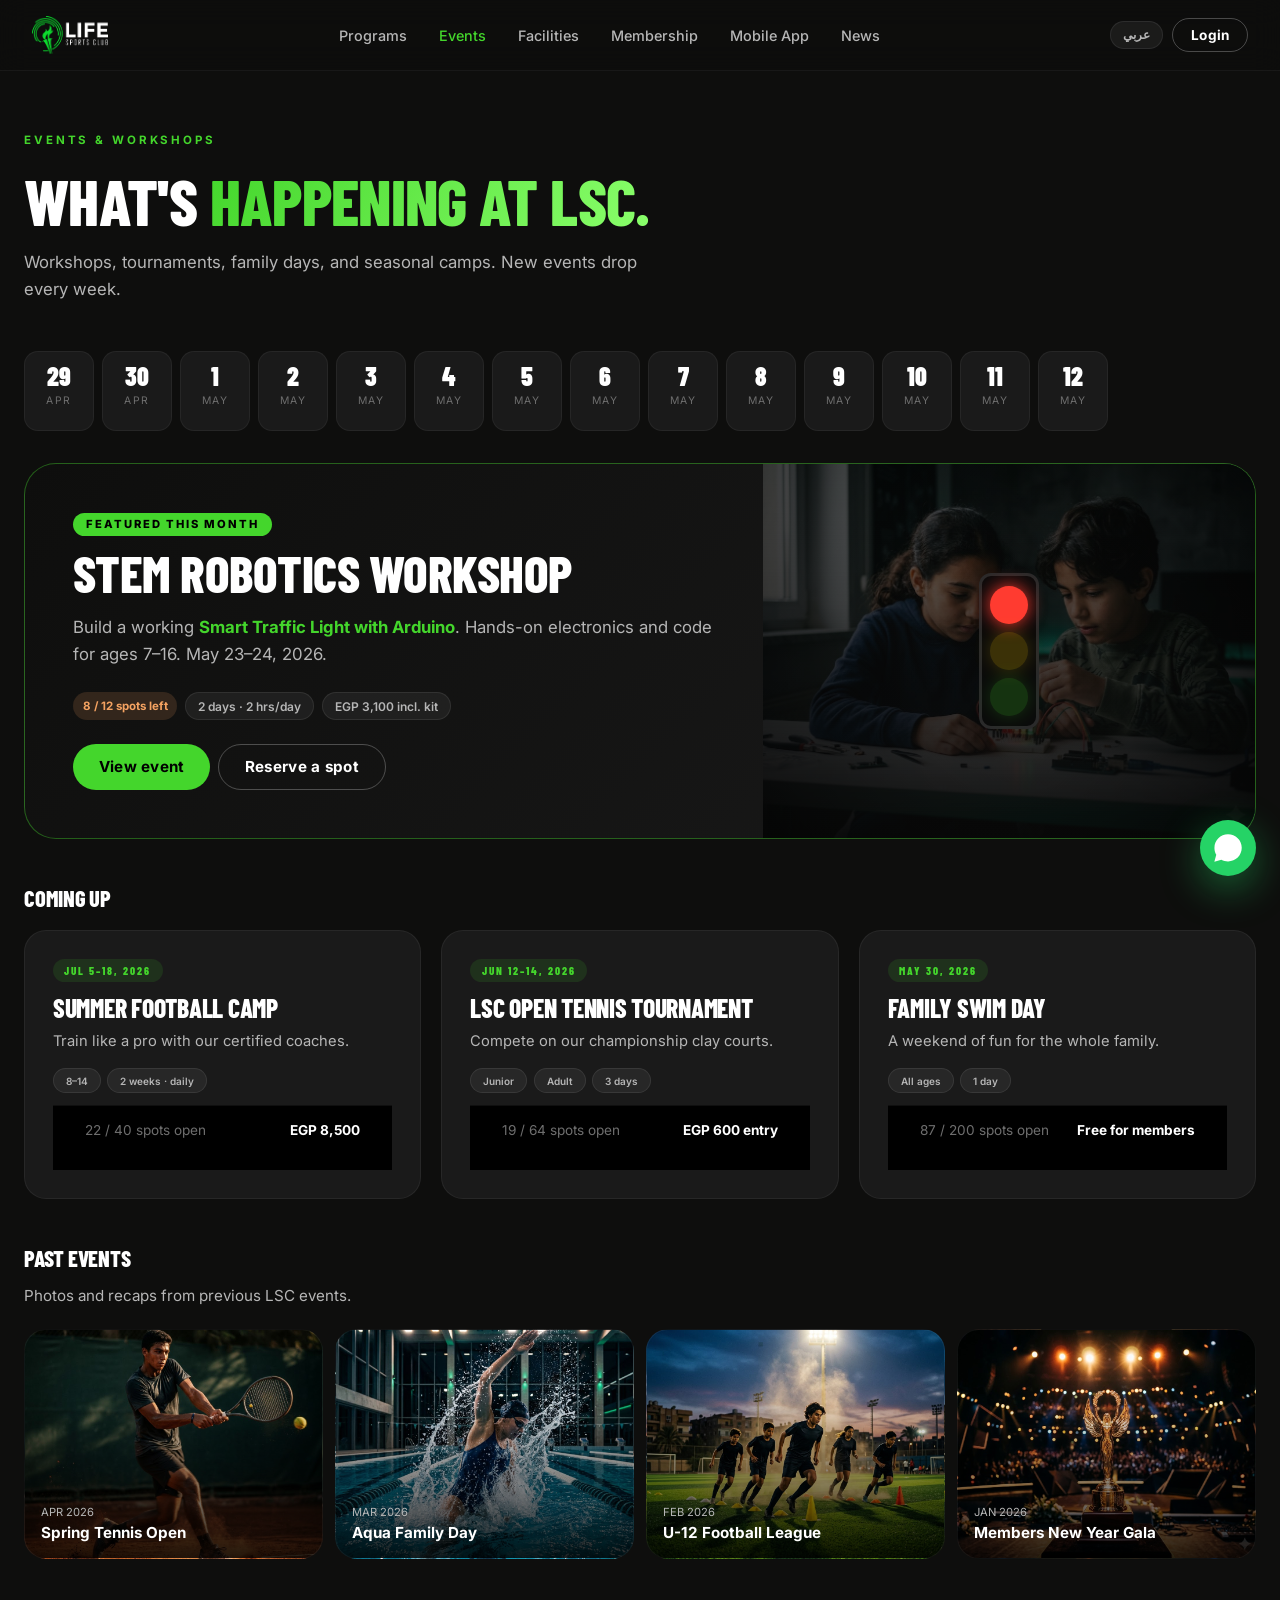
<file: events.html>
<!DOCTYPE html>
<html lang="en" dir="ltr">
<head>
<meta charset="UTF-8" />
<meta name="viewport" content="width=device-width, initial-scale=1" />
<title>Events &amp; Workshops · Life Sports Club</title>
<link rel="icon" href="assets/logo.png" />
<link rel="preconnect" href="https://fonts.googleapis.com" />
<link rel="preconnect" href="https://fonts.gstatic.com" crossorigin />
<link href="https://fonts.googleapis.com/css2?family=Barlow+Condensed:wght@600;700;800;900&family=Inter:wght@300;400;500;600;700;800&display=swap" rel="stylesheet" />
<link rel="stylesheet" href="styles.css" />
<style>
.featured-event {
  display: grid; grid-template-columns: 1.2fr 0.8fr; gap: 0;
  border-radius: var(--radius-xl); overflow: hidden;
  background: linear-gradient(135deg, #0e0e0d 0%, #1a1a1a 100%);
  border: 1px solid rgba(68,214,44,0.4);
  margin-bottom: 3rem;
  position: relative;
}
@media (max-width: 900px) { .featured-event { grid-template-columns: 1fr; } }
.featured-event .copy { padding: 3rem; position: relative; z-index: 2; }
.featured-event h2 { font-size: clamp(2rem, 4vw, 3.5rem); margin: 0.7rem 0 1rem; line-height: 1; }
.featured-event p { color: var(--lsc-gray-light); margin: 0 0 1.5rem; font-size: 1.05rem; line-height: 1.6; }
.featured-event .tl-stage-mini {
  background: linear-gradient(180deg,rgba(10,10,10,0.55),rgba(10,10,10,0.95)),url('assets/stem-hero.jpg') center/cover;
  display: flex; align-items: center; justify-content: center; padding: 2rem; min-height: 300px;
  position: relative;
}
.featured-event .tl-stage-mini::after {
  content: ''; position: absolute; inset: 0;
  background: radial-gradient(circle at 50% 50%, transparent 30%, rgba(0,0,0,0.5) 100%);
}
.mini-light { width: 60px; padding: 10px 6px; background: #0a0a0a; border: 3px solid #2a2a2a; border-radius: 12px; display: flex; flex-direction: column; gap: 8px; align-items: center; position: relative; z-index: 2; }
.mini-light > div { width: 38px; height: 38px; border-radius: 50%; }
.mini-light .r { background: #ff3b30; box-shadow: 0 0 18px #ff3b30; }
.mini-light .y { background: #ffcc00; box-shadow: 0 0 18px #ffcc00; }
.mini-light .g { background: var(--lsc-green); box-shadow: 0 0 18px var(--lsc-green); }

.events-grid { display: grid; grid-template-columns: repeat(3, 1fr); gap: 1.25rem; }
@media (max-width: 900px) { .events-grid { grid-template-columns: 1fr; } }
.event-card { padding: 1.75rem; cursor: pointer; }
.event-card .date-block {
  display: inline-block; padding: 0.3rem 0.7rem; border-radius: 999px;
  background: rgba(68,214,44,0.12); color: var(--lsc-green);
  font-family: var(--font-display); font-size: 0.7rem; font-weight: 800; letter-spacing: 0.18em;
}
.event-card h3 { font-family: var(--font-display); font-size: 1.6rem; margin: 0.85rem 0 0.5rem; line-height: 1.05; }
.event-card .sub { color: var(--lsc-gray-light); font-size: 0.92rem; margin: 0 0 1rem; line-height: 1.5; }
.event-card .footer { display: flex; justify-content: space-between; align-items: center; padding-top: 1rem; border-top: 1px solid rgba(255,255,255,0.06); font-size: 0.85rem; color: var(--lsc-gray); }

.cal-strip {
  display: flex; gap: 0.5rem; overflow-x: auto; padding: 1rem 0 2rem;
  scrollbar-width: thin;
}
.cal-strip .day { flex-shrink: 0; padding: 0.7rem 1rem; border-radius: 14px; background: var(--lsc-dark-2); border: 1px solid rgba(255,255,255,0.05); text-align: center; min-width: 70px; cursor: pointer; transition: all 0.15s; }
.cal-strip .day:hover { border-color: var(--lsc-green); }
.cal-strip .day.has-event { border-color: rgba(68,214,44,0.5); }
.cal-strip .day .d-num { font-family: var(--font-display); font-size: 1.6rem; font-weight: 900; line-height: 1; }
.cal-strip .day .d-lbl { font-size: 0.65rem; color: var(--lsc-gray); letter-spacing: 0.15em; text-transform: uppercase; margin-top: 0.3rem; }
.cal-strip .day .d-dot { width: 6px; height: 6px; border-radius: 50%; background: var(--lsc-green); margin: 0.4rem auto 0; opacity: 0; }
.cal-strip .day.has-event .d-dot { opacity: 1; }
</style>
</head>
<body>

<nav class="navbar">
  <a class="navbar-logo" href="index.html"><img src="assets/logo.png" alt="LSC" /></a>
  <div class="navbar-links">
        <a href="programs.html" data-i18n="programs">Programs</a>
    <a href="events.html" class="active" data-i18n="events">Events</a>
    <a href="facilities.html" data-i18n="facilities">Facilities</a>
    <a href="membership.html" data-i18n="membership">Membership</a>
    <a href="app.html" data-i18n="mobileApp">Mobile App</a>
    <a href="news.html" data-i18n="news">News</a>
  </div>
  <div class="navbar-actions">
    <button class="chip lang-toggle" onclick="toggleLang()">عربي</button>
    <a class="btn btn-ghost" href="login.html" data-i18n="loginShort">Login</a>
  </div>
</nav>

<section class="section" style="padding-top:8rem;">
  <div class="container">
    <span class="eyebrow" data-i18n="eventsEyebrow">Events &amp; Workshops</span>
    <h1 class="display" style="font-size:clamp(2.5rem,5vw,4.5rem);margin:0.5rem 0 1rem;" data-i18n="eventsTitle">What's <span class="brand-grad">happening at LSC.</span></h1>
    <p style="color:var(--lsc-gray-light);max-width:640px;font-size:1.05rem;line-height:1.6;margin-bottom:2rem;">Workshops, tournaments, family days, and seasonal camps. New events drop every week.</p>

    <!-- Calendar strip -->
    <div class="cal-strip" id="cal-strip"></div>

    <!-- Featured event -->
    <div class="featured-event">
      <div class="copy">
        <span class="badge" style="display:inline-block;padding:0.3rem 0.8rem;border-radius:999px;background:var(--lsc-green);color:black;font-size:0.7rem;font-weight:800;letter-spacing:0.18em;">FEATURED THIS MONTH</span>
        <h2 class="display">STEM Robotics Workshop</h2>
        <p>Build a working <strong style="color:var(--lsc-green)">Smart Traffic Light with Arduino</strong>. Hands-on electronics and code for ages 7–16. May 23–24, 2026.</p>
        <div style="display:flex;gap:0.5rem;flex-wrap:wrap;margin-bottom:1.5rem;">
          <span class="cap cap-low">8 / 12 spots left</span>
          <span class="chip">2 days · 2 hrs/day</span>
          <span class="chip">EGP 3,100 incl. kit</span>
        </div>
        <div style="display:flex;gap:0.5rem;flex-wrap:wrap;">
          <a class="btn btn-primary" href="event-stem.html">View event</a>
          <a class="btn btn-ghost" href="event-stem.html#register">Reserve a spot</a>
        </div>
      </div>
      <div class="tl-stage-mini">
        <div class="mini-light" style="z-index:2;position:relative;"><div class="r"></div><div class="y" style="opacity:0.2;"></div><div class="g" style="opacity:0.2;"></div></div>
      </div>
    </div>

    <!-- Other events -->
    <h2 style="font-size:1.4rem;margin:2rem 0 1.25rem;">Coming up</h2>
    <div class="events-grid" id="events-grid"></div>

    <!-- Past events strip -->
    <h2 style="font-size:1.4rem;margin:3rem 0 1rem;">Past events</h2>
    <p style="color:var(--lsc-gray-light);font-size:0.95rem;margin:0 0 1.5rem;">Photos and recaps from previous LSC events.</p>
    <div style="display:grid;grid-template-columns:repeat(4,1fr);gap:0.75rem;" class="events-past">
      <div class="card" style="aspect-ratio:1.3;display:flex;align-items:end;padding:1rem;background:linear-gradient(180deg,transparent 30%,rgba(0,0,0,0.85) 100%),url('assets/sport-tennis.jpg') center/cover;border:1px solid rgba(255,255,255,0.06);"><div><div style="font-size:0.7rem;color:var(--lsc-gray-light);">APR 2026</div><div style="font-weight:700;font-size:0.95rem;margin-top:0.2rem;">Spring Tennis Open</div></div></div>
      <div class="card" style="aspect-ratio:1.3;display:flex;align-items:end;padding:1rem;background:linear-gradient(180deg,transparent 30%,rgba(0,0,0,0.85) 100%),url('assets/sport-swimming.jpg') center/cover;border:1px solid rgba(255,255,255,0.06);"><div><div style="font-size:0.7rem;color:var(--lsc-gray-light);">MAR 2026</div><div style="font-weight:700;font-size:0.95rem;margin-top:0.2rem;">Aqua Family Day</div></div></div>
      <div class="card" style="aspect-ratio:1.3;display:flex;align-items:end;padding:1rem;background:linear-gradient(180deg,transparent 30%,rgba(0,0,0,0.85) 100%),url('assets/sport-football.jpg') center/cover;border:1px solid rgba(255,255,255,0.06);"><div><div style="font-size:0.7rem;color:var(--lsc-gray-light);">FEB 2026</div><div style="font-weight:700;font-size:0.95rem;margin-top:0.2rem;">U-12 Football League</div></div></div>
      <div class="card" style="aspect-ratio:1.3;display:flex;align-items:end;padding:1rem;background:linear-gradient(180deg,transparent 30%,rgba(0,0,0,0.85) 100%),url('assets/news-award.jpg') center/cover;border:1px solid rgba(255,255,255,0.06);"><div><div style="font-size:0.7rem;color:var(--lsc-gray-light);">JAN 2026</div><div style="font-weight:700;font-size:0.95rem;margin-top:0.2rem;">Members New Year Gala</div></div></div>
    </div>
  </div>
</section>

<a class="wa-widget" href="https://wa.me/201000000000" title="WhatsApp" aria-label="WhatsApp">
  <svg width="28" height="28" viewBox="0 0 32 32" fill="currentColor"><path d="M16 .4C7.4.4.5 7.3.5 15.9c0 2.8.7 5.5 2.1 7.9L.4 31.6l8-2.1c2.3 1.3 4.9 1.9 7.6 1.9h.1c8.6 0 15.6-6.9 15.6-15.6S24.6.4 16 .4z"/></svg>
</a>

<script src="data.js"></script>
<script src="app.js"></script>
<script src="tour.js"></script>
<script>
// Calendar strip — next 14 days
(function(){
  const eventDates = window.LSC.events.map(e => e.date);
  const start = new Date('2026-04-29');
  const days = [];
  for (let i=0; i<14; i++) {
    const d = new Date(start); d.setDate(start.getDate() + i);
    const iso = d.toISOString().slice(0,10);
    const has = eventDates.some(x => Math.abs(new Date(x) - d) < 1000*60*60*24*3);
    days.push(`<div class="day ${has?'has-event':''}"><div class="d-num">${d.getDate()}</div><div class="d-lbl">${d.toLocaleDateString('en',{month:'short'})}</div><div class="d-dot"></div></div>`);
  }
  document.getElementById('cal-strip').innerHTML = days.join('');
})();

// Other events grid (skip the featured STEM)
(function(){
  const grid = document.getElementById('events-grid');
  const others = window.LSC.events.filter(e => e.id !== 'stem-traffic-light');
  grid.innerHTML = others.map(e => {
    const pct = Math.round(((e.spotsTotal - e.spotsLeft) / e.spotsTotal) * 100);
    return `
      <a href="event-stem.html" class="card event-card" style="text-decoration:none;color:inherit;">
        <span class="date-block">${e.dateLabel.toUpperCase()}</span>
        <h3>${e.title}</h3>
        <p class="sub">${e.tagline || e.subtitle}</p>
        <div style="display:flex;gap:0.4rem;margin-bottom:0.75rem;flex-wrap:wrap;">
          ${(e.ages||[]).map(a => `<span class="chip" style="font-size:10px;">${a}</span>`).join('')}
          <span class="chip" style="font-size:10px;">${e.duration || ''}</span>
        </div>
        <div class="footer">
          <span>${e.spotsLeft} / ${e.spotsTotal} spots open</span>
          <span style="color:var(--lsc-white);font-weight:700;">${e.price}</span>
        </div>
      </a>`;
  }).join('');
})();
</script>
</body>
</html>
</file>
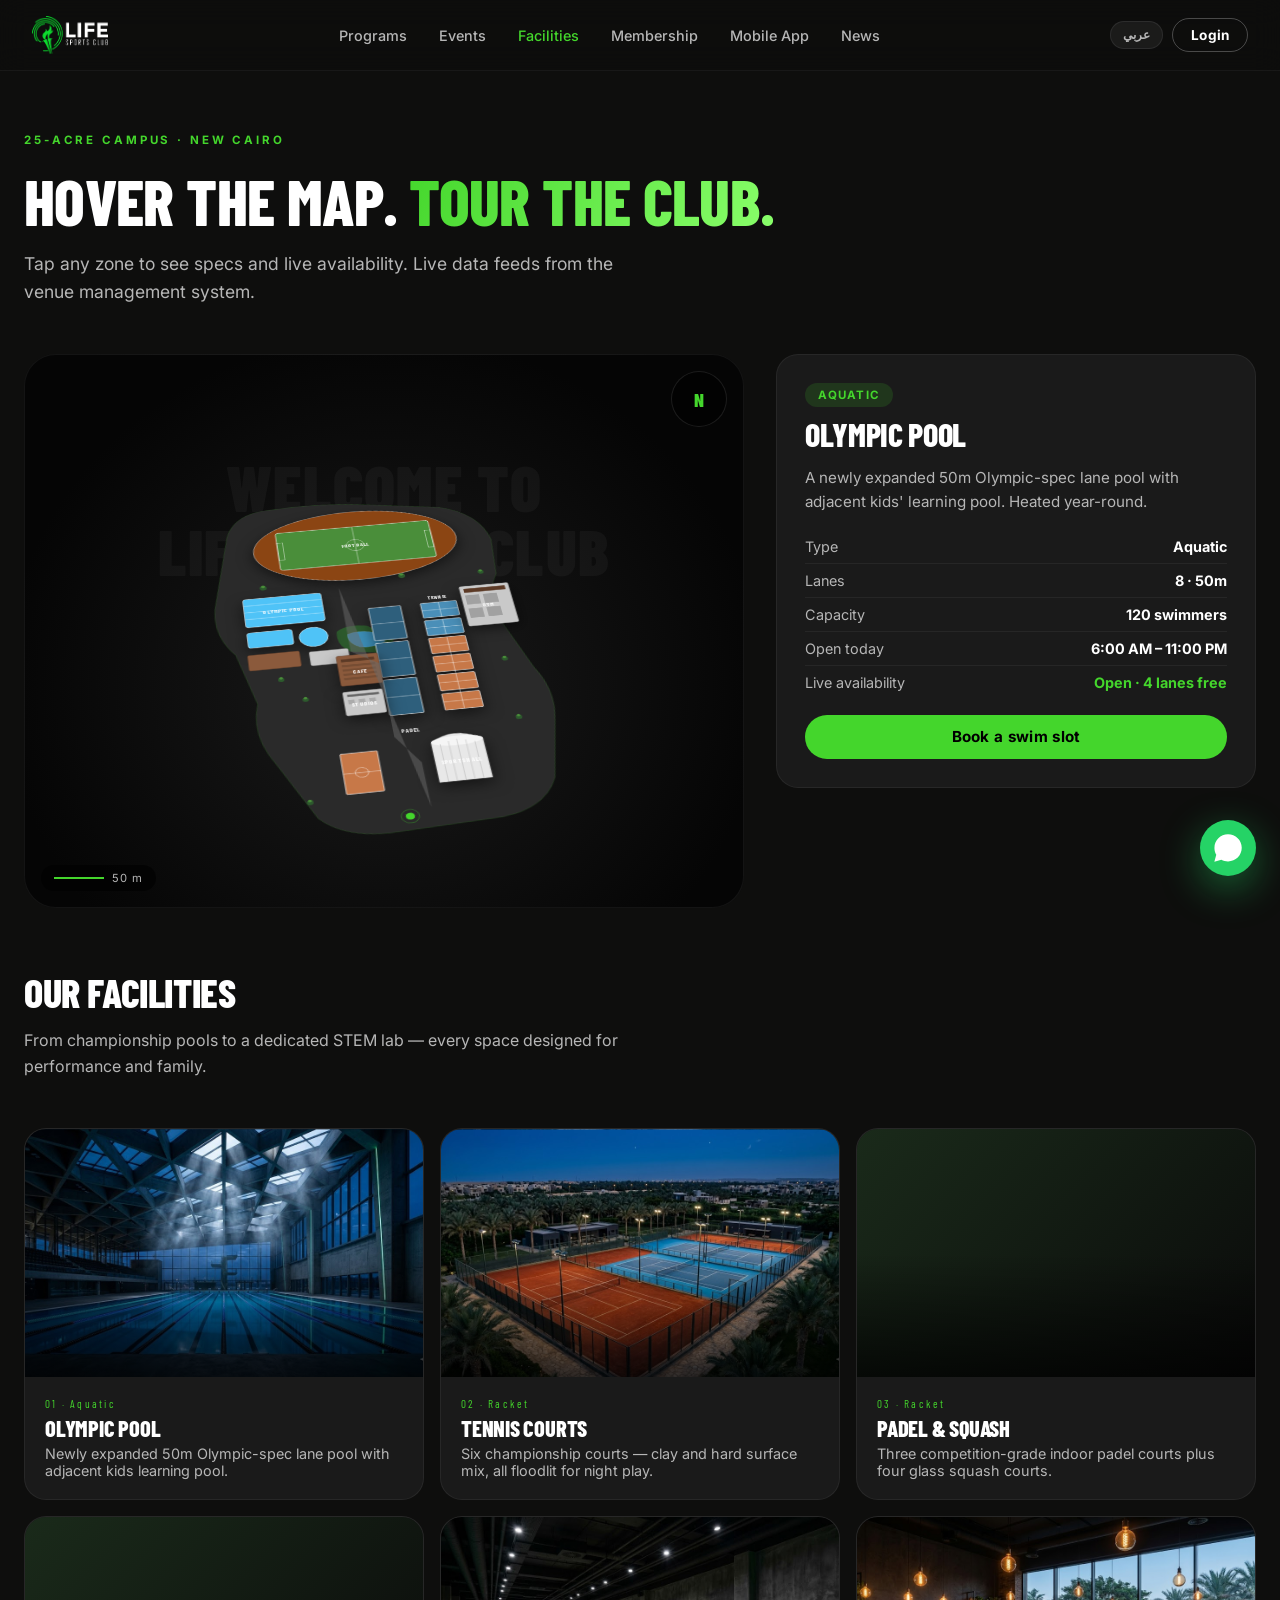
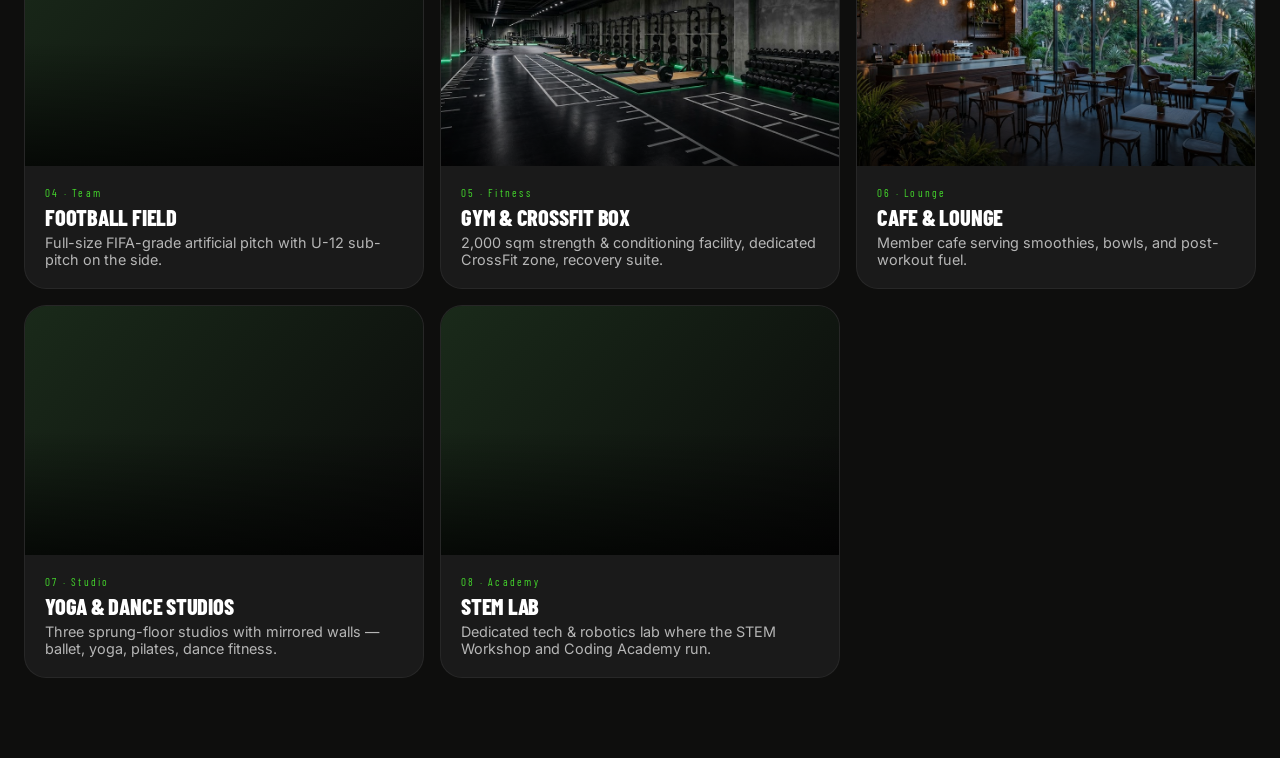
<file: facilities.html>
<!DOCTYPE html>
<html lang="en" dir="ltr">
<head>
<meta charset="UTF-8" />
<meta name="viewport" content="width=device-width, initial-scale=1" />
<title>Facilities &amp; Club Map · 25-acre campus · Life Sports Club</title>
<link rel="icon" href="assets/logo.png" />
<link rel="preconnect" href="https://fonts.googleapis.com" />
<link rel="preconnect" href="https://fonts.gstatic.com" crossorigin />
<link href="https://fonts.googleapis.com/css2?family=Barlow+Condensed:wght@600;700;800;900&family=Inter:wght@300;400;500;600;700;800&display=swap" rel="stylesheet" />
<link rel="stylesheet" href="styles.css" />
<style>
.map-grid { display: grid; grid-template-columns: 1.5fr 1fr; gap: 2rem; align-items: start; }
@media (max-width: 1000px) { .map-grid { grid-template-columns: 1fr; } }

.map-stage {
  position: relative; aspect-ratio: 1.3;
  background: radial-gradient(ellipse at 50% 60%, #1a1a1a 0%, #050505 75%);
  border-radius: var(--radius-xl); border: 1px solid rgba(255,255,255,0.06);
  overflow: hidden;
  perspective: 1800px;
}
.map-tilt {
  position: absolute; inset: 0;
  transform: rotateX(48deg) rotateZ(-8deg);
  transform-origin: center 60%;
  transform-style: preserve-3d;
  transition: transform 0.6s ease;
}
.map-stage:hover .map-tilt { transform: rotateX(45deg) rotateZ(-6deg) scale(1.03); }
.map-stage svg { display: block; width: 100%; height: 100%; }

.welcome-bg {
  position: absolute; top: 18%; left: 0; right: 0;
  text-align: center; pointer-events: none;
  font-family: var(--font-display); font-weight: 900;
  font-size: clamp(2rem, 5vw, 4.5rem);
  color: rgba(255,255,255,0.04); letter-spacing: 0.02em;
  line-height: 1; z-index: 0;
}

.zone {
  cursor: pointer;
  transition: all 0.25s ease;
  filter: drop-shadow(0 6px 8px rgba(0,0,0,0.5));
}
.zone:hover, .zone.active {
  filter: drop-shadow(0 12px 16px rgba(0,0,0,0.6)) drop-shadow(0 0 12px var(--lsc-green-glow)) brightness(1.15);
  transform: translateY(-2px);
  transform-origin: center center;
}
.zone-clay   { fill: #C77848; stroke: #FFFFFF; stroke-width: 0.6; stroke-dasharray: 0; }
.zone-hard   { fill: #4A8FB8; stroke: #FFFFFF; stroke-width: 0.6; }
.zone-grass  { fill: #4A8E3A; stroke: #FFFFFF; stroke-width: 0.6; }
.zone-pool   { fill: #4FC3F7; stroke: #FFFFFF; stroke-width: 0.5; }
.zone-padel  { fill: #2E5F7C; stroke: #FFFFFF; stroke-width: 0.6; }
.zone-bldg   { fill: #C9C9C9; stroke: #6E6E6E; stroke-width: 0.4; }
.zone-bldg-r { fill: #8B5A3C; stroke: #5C3A26; stroke-width: 0.4; }
.zone-hall   { fill: #E8E8E8; stroke: #B0B0B0; stroke-width: 0.4; }
.zone-track  { fill: #8B4513; stroke: #FFFFFF; stroke-width: 0.4; }
.zone-garden { fill: #2D5A2D; stroke: none; }
.zone-path   { fill: #6B6B6B; stroke: none; }
.zone-ground { fill: #2A2A2A; stroke: rgba(68,214,44,0.15); stroke-width: 0.8; }
.zone-water  { fill: #3D8FB8; stroke: rgba(255,255,255,0.3); stroke-width: 0.3; }

.tree { fill: #2D5A2D; }
.tree-dot { fill: #4A8E3A; }
.line-marker { stroke: white; stroke-width: 0.4; fill: none; }

.zone-label {
  font-family: var(--font-display);
  font-size: 6px; font-weight: 800;
  fill: rgba(255,255,255,0.85); pointer-events: none;
  letter-spacing: 0.1em;
}
.compass {
  position: absolute; top: 1rem; right: 1rem;
  width: 56px; height: 56px; border-radius: 50%;
  background: rgba(0,0,0,0.6); border: 1px solid rgba(255,255,255,0.1);
  display: flex; align-items: center; justify-content: center;
  font-family: var(--font-display); font-weight: 800; color: var(--lsc-green);
  font-size: 1.2rem;
}
.compass::after {
  content: ''; position: absolute; bottom: -4px; left: 50%; transform: translateX(-50%);
  font-size: 0.6rem; color: var(--lsc-gray);
}
.scale {
  position: absolute; bottom: 1rem; left: 1rem;
  display: flex; gap: 0.5rem; align-items: center;
  background: rgba(0,0,0,0.6); padding: 0.4rem 0.8rem; border-radius: 999px;
  font-size: 0.7rem; color: var(--lsc-gray-light); letter-spacing: 0.1em;
}
.scale-bar { width: 50px; height: 2px; background: var(--lsc-green); }

.zone-detail {
  background: var(--lsc-dark-2);
  border: 1px solid rgba(255,255,255,0.06);
  border-radius: var(--radius-lg);
  padding: 1.75rem;
  position: sticky; top: 6rem;
}
.zone-detail .badge { display: inline-block; padding: 0.3rem 0.8rem; border-radius: 999px; background: rgba(68,214,44,0.15); color: var(--lsc-green); font-size: 0.72rem; font-weight: 700; letter-spacing: 0.1em; text-transform: uppercase; }
.zone-detail h2 { font-family: var(--font-display); font-size: 2rem; margin: 0.7rem 0; }
.zone-detail .meta-list { list-style: none; padding: 0; margin: 1rem 0; }
.zone-detail .meta-list li { padding: 0.5rem 0; display: flex; justify-content: space-between; border-bottom: 1px solid rgba(255,255,255,0.05); font-size: 0.9rem; color: var(--lsc-gray-light); }
.zone-detail .meta-list li:last-child { border: none; }
.zone-detail .meta-list .v { color: var(--lsc-white); font-weight: 700; }

.facility-grid { display: grid; grid-template-columns: repeat(3, 1fr); gap: 1rem; margin-top: 3rem; }
@media (max-width: 800px) { .facility-grid { grid-template-columns: 1fr; } }
.fac-card { padding: 0; overflow: hidden; }
.fac-card .img { aspect-ratio: 1.6; background-size: cover; background-position: center; position: relative; }
.fac-card .img::after { content: ''; position: absolute; inset: 0; background: linear-gradient(180deg, transparent 50%, rgba(0,0,0,0.7) 100%); }
.fac-card .body { padding: 1.25rem; }
.fac-card .fc-num { font-family: var(--font-display); font-size: 0.7rem; color: var(--lsc-green); letter-spacing: 0.2em; }
.fac-card h3 { font-family: var(--font-display); font-size: 1.4rem; margin: 0.4rem 0 0.4rem; }
.fac-card p { color: var(--lsc-gray-light); font-size: 0.9rem; margin: 0; }

.zone-photo {
  height: 180px; border-radius: var(--radius-md); margin-bottom: 1.25rem;
  background-size: cover; background-position: center;
  position: relative; display: none;
}
.zone-photo::after { content: ''; position: absolute; inset: 0; border-radius: var(--radius-md); background: linear-gradient(180deg, transparent 50%, rgba(26,26,26,0.4) 100%); }
</style>
</head>
<body>

<nav class="navbar">
  <a class="navbar-logo" href="index.html"><img src="assets/logo.png" alt="LSC" /></a>
  <div class="navbar-links">
        <a href="programs.html" data-i18n="programs">Programs</a>
    <a href="events.html" data-i18n="events">Events</a>
    <a href="facilities.html" class="active" data-i18n="facilities">Facilities</a>
    <a href="membership.html" data-i18n="membership">Membership</a>
    <a href="app.html" data-i18n="mobileApp">Mobile App</a>
    <a href="news.html" data-i18n="news">News</a>
  </div>
  <div class="navbar-actions">
    <button class="chip lang-toggle" onclick="toggleLang()">عربي</button>
    <a class="btn btn-ghost" href="login.html" data-i18n="loginShort">Login</a>
  </div>
</nav>

<section class="section" style="padding-top:8rem;">
  <div class="container">
    <span class="eyebrow" data-i18n="facilitiesEyebrow">25-acre campus · New Cairo</span>
    <h1 class="display" style="font-size:clamp(2.5rem,5vw,4.5rem);margin:0.5rem 0 1rem;" data-i18n="facilitiesTitle">Hover the map. <span class="brand-grad">Tour the club.</span></h1>
    <p style="color:var(--lsc-gray-light);max-width:640px;font-size:1.1rem;line-height:1.6;margin-bottom:3rem;">Tap any zone to see specs and live availability. Live data feeds from the venue management system.</p>

    <div class="map-grid">
      <div class="map-stage">
        <div class="welcome-bg">WELCOME TO<br/>LIFE SPORTS CLUB</div>

        <div class="map-tilt">
        <svg viewBox="0 0 400 520" xmlns="http://www.w3.org/2000/svg" preserveAspectRatio="xMidYMid meet">

          <!-- Curved kidney-shaped land plot -->
          <path class="zone-ground" d="
            M 120 30
            Q 80 30, 70 70
            L 50 180
            Q 45 220, 65 250
            L 80 320
            Q 70 360, 90 400
            L 120 470
            Q 140 495, 180 495
            L 280 490
            Q 320 485, 335 450
            L 350 380
            Q 360 340, 345 305
            L 325 230
            Q 320 195, 335 165
            L 340 110
            Q 335 65, 295 50
            L 220 35
            Q 170 25, 120 30 Z" />

          <!-- Garden patches and pathways -->
          <path class="zone-garden" d="M 165 230 Q 175 220, 195 225 L 220 245 Q 215 260, 200 265 L 175 260 Q 162 250, 165 230 Z"/>
          <path class="zone-water" d="M 175 235 Q 185 230, 200 235 L 210 250 Q 200 258, 185 255 Q 173 248, 175 235 Z"/>

          <!-- ============ FOOTBALL FIELD with running track (top) ============ -->
          <g class="zone" data-id="football">
            <ellipse cx="200" cy="100" rx="105" ry="55" class="zone-track"/>
            <rect x="120" y="70" width="160" height="60" rx="3" class="zone-grass"/>
            <line x1="200" y1="70" x2="200" y2="130" class="line-marker"/>
            <circle cx="200" cy="100" r="9" fill="none" stroke="white" stroke-width="0.4"/>
            <rect x="120" y="86" width="6" height="28" fill="none" stroke="white" stroke-width="0.4"/>
            <rect x="274" y="86" width="6" height="28" fill="none" stroke="white" stroke-width="0.4"/>
          </g>
          <text class="zone-label" x="200" y="103" text-anchor="middle">FOOTBALL</text>

          <!-- ============ POOLS (middle-left) ============ -->
          <g class="zone" data-id="pool">
            <!-- Main Olympic 50m -->
            <rect x="78" y="170" width="78" height="42" rx="3" class="zone-pool"/>
            <line x1="78" y1="180" x2="156" y2="180" class="line-marker"/>
            <line x1="78" y1="190" x2="156" y2="190" class="line-marker"/>
            <line x1="78" y1="200" x2="156" y2="200" class="line-marker"/>
            <!-- Kids pool -->
            <rect x="78" y="220" width="44" height="22" rx="3" class="zone-pool"/>
            <!-- Diving / circular pool -->
            <circle cx="142" cy="234" r="14" class="zone-pool"/>
          </g>
          <text class="zone-label" x="117" y="194" text-anchor="middle">OLYMPIC POOL</text>

          <!-- ============ POOL DECK BUILDINGS ============ -->
          <rect class="zone-bldg-r" x="76" y="252" width="50" height="22" rx="2"/>
          <rect class="zone-bldg" x="135" y="255" width="38" height="20" rx="2"/>

          <!-- ============ TENNIS COURTS (long diagonal strip, right side) ============ -->
          <g class="zone" data-id="tennis">
            <!-- Hard courts (blue) -->
            <rect x="252" y="200" width="36" height="22" rx="1" class="zone-hard"/>
            <rect x="252" y="226" width="36" height="22" rx="1" class="zone-hard"/>
            <line x1="252" y1="211" x2="288" y2="211" class="line-marker"/>
            <line x1="252" y1="237" x2="288" y2="237" class="line-marker"/>
            <line x1="270" y1="200" x2="270" y2="222" class="line-marker"/>
            <line x1="270" y1="226" x2="270" y2="248" class="line-marker"/>
            <!-- Clay courts -->
            <rect x="252" y="252" width="36" height="22" rx="1" class="zone-clay"/>
            <rect x="252" y="278" width="36" height="22" rx="1" class="zone-clay"/>
            <rect x="252" y="304" width="36" height="22" rx="1" class="zone-clay"/>
            <rect x="252" y="330" width="36" height="22" rx="1" class="zone-clay"/>
            <line x1="252" y1="263" x2="288" y2="263" class="line-marker"/>
            <line x1="252" y1="289" x2="288" y2="289" class="line-marker"/>
            <line x1="252" y1="315" x2="288" y2="315" class="line-marker"/>
            <line x1="252" y1="341" x2="288" y2="341" class="line-marker"/>
            <line x1="270" y1="252" x2="270" y2="352" class="line-marker"/>
          </g>
          <text class="zone-label" x="270" y="195" text-anchor="middle">TENNIS</text>

          <!-- ============ PADEL COURTS ============ -->
          <g class="zone" data-id="padel">
            <rect x="200" y="200" width="32" height="48" rx="1" class="zone-padel"/>
            <rect x="200" y="252" width="32" height="48" rx="1" class="zone-padel"/>
            <rect x="200" y="304" width="32" height="48" rx="1" class="zone-padel"/>
            <line x1="200" y1="224" x2="232" y2="224" class="line-marker"/>
            <line x1="200" y1="276" x2="232" y2="276" class="line-marker"/>
            <line x1="200" y1="328" x2="232" y2="328" class="line-marker"/>
          </g>
          <text class="zone-label" x="216" y="376" text-anchor="middle">PADEL</text>

          <!-- ============ GYM building (right of football, large) ============ -->
          <g class="zone" data-id="gym">
            <rect x="294" y="180" width="50" height="60" rx="2" class="zone-bldg"/>
            <rect x="298" y="184" width="42" height="6" fill="#5C3A26"/>
            <rect x="298" y="194" width="14" height="14" fill="rgba(0,0,0,0.2)"/>
            <rect x="316" y="194" width="14" height="14" fill="rgba(0,0,0,0.2)"/>
            <rect x="298" y="214" width="14" height="14" fill="rgba(0,0,0,0.2)"/>
            <rect x="316" y="214" width="14" height="14" fill="rgba(0,0,0,0.2)"/>
          </g>
          <text class="zone-label" x="319" y="213" text-anchor="middle">GYM</text>

          <!-- ============ CAFE / RECEPTION (central building) ============ -->
          <g class="zone" data-id="cafe">
            <rect x="160" y="265" width="40" height="42" rx="2" class="zone-bldg-r"/>
            <rect x="164" y="270" width="32" height="4" fill="#5C3A26"/>
            <rect x="164" y="278" width="32" height="3" fill="rgba(0,0,0,0.15)"/>
            <rect x="164" y="284" width="32" height="3" fill="rgba(0,0,0,0.15)"/>
            <rect x="164" y="290" width="32" height="3" fill="rgba(0,0,0,0.15)"/>
            <rect x="164" y="296" width="32" height="3" fill="rgba(0,0,0,0.15)"/>
          </g>
          <text class="zone-label" x="180" y="291" text-anchor="middle">CAFE</text>

          <!-- ============ STUDIOS / SQUASH (smaller building cluster) ============ -->
          <g class="zone" data-id="studios">
            <rect x="160" y="315" width="38" height="32" rx="2" class="zone-bldg"/>
            <rect x="164" y="319" width="30" height="3" fill="#666"/>
            <rect x="164" y="326" width="6" height="6" fill="rgba(0,0,0,0.15)"/>
            <rect x="174" y="326" width="6" height="6" fill="rgba(0,0,0,0.15)"/>
            <rect x="184" y="326" width="6" height="6" fill="rgba(0,0,0,0.15)"/>
          </g>
          <text class="zone-label" x="179" y="335" text-anchor="middle">STUDIOS</text>

          <!-- ============ INDOOR SPORTS HALL (curved white roof, bottom) ============ -->
          <g class="zone" data-id="stem">
            <path d="M 232 392 Q 254 374, 280 392 L 280 442 L 232 442 Z" class="zone-hall"/>
            <ellipse cx="256" cy="392" rx="24" ry="6" fill="#F5F5F5"/>
            <line x1="240" y1="395" x2="240" y2="442" stroke="#999" stroke-width="0.3"/>
            <line x1="248" y1="392" x2="248" y2="442" stroke="#999" stroke-width="0.3"/>
            <line x1="256" y1="390" x2="256" y2="442" stroke="#999" stroke-width="0.3"/>
            <line x1="264" y1="392" x2="264" y2="442" stroke="#999" stroke-width="0.3"/>
            <line x1="272" y1="395" x2="272" y2="442" stroke="#999" stroke-width="0.3"/>
          </g>
          <text class="zone-label" x="256" y="420" text-anchor="middle">SPORTS HALL</text>

          <!-- ============ BASKETBALL / OUTDOOR COURTS ============ -->
          <rect class="zone-clay" x="148" y="395" width="34" height="50" rx="1"/>
          <line x1="148" y1="420" x2="182" y2="420" class="line-marker"/>
          <circle cx="165" cy="420" r="6" fill="none" stroke="white" stroke-width="0.4"/>

          <!-- Trees scattered around -->
          <circle class="tree" cx="100" cy="155" r="3.5"/>
          <circle class="tree-dot" cx="100" cy="153" r="2"/>
          <circle class="tree" cx="240" cy="155" r="3.5"/>
          <circle class="tree-dot" cx="240" cy="153" r="2"/>
          <circle class="tree" cx="320" cy="160" r="3"/>
          <circle class="tree-dot" cx="320" cy="158" r="1.7"/>
          <circle class="tree" cx="105" cy="290" r="3"/>
          <circle class="tree-dot" cx="105" cy="288" r="1.7"/>
          <circle class="tree" cx="125" cy="320" r="3"/>
          <circle class="tree-dot" cx="125" cy="318" r="1.7"/>
          <circle class="tree" cx="320" cy="290" r="3"/>
          <circle class="tree-dot" cx="320" cy="288" r="1.7"/>
          <circle class="tree" cx="318" cy="370" r="3"/>
          <circle class="tree-dot" cx="318" cy="368" r="1.7"/>
          <circle class="tree" cx="115" cy="450" r="3"/>
          <circle class="tree-dot" cx="115" cy="448" r="1.7"/>

          <!-- Pathways -->
          <path class="zone-path" d="M 175 165 L 175 260 L 200 280 L 200 380 L 220 415 L 220 470" stroke="#5A5A5A" stroke-width="3" fill="none" opacity="0.5"/>

          <!-- Main gate marker -->
          <circle cx="200" cy="478" r="4" fill="var(--lsc-green)"/>
          <circle cx="200" cy="478" r="8" fill="none" stroke="var(--lsc-green)" stroke-width="0.6" opacity="0.5"/>

        </svg>
        </div>

        <div class="compass">N</div>
        <div class="scale"><div class="scale-bar"></div>50 m</div>
      </div>

      <div class="zone-detail" id="zone-detail">
        <span class="badge">Aquatic</span>
        <h2>Olympic Pool</h2>
        <p style="color:var(--lsc-gray-light);font-size:0.95rem;line-height:1.6;">A newly expanded 50m Olympic-spec lane pool with adjacent kids' learning pool. Heated year-round.</p>
        <ul class="meta-list">
          <li><span>Type</span><span class="v">Aquatic</span></li>
          <li><span>Lanes</span><span class="v">8 · 50m</span></li>
          <li><span>Capacity</span><span class="v">120 swimmers</span></li>
          <li><span>Open today</span><span class="v">6:00 AM – 11:00 PM</span></li>
          <li><span>Live availability</span><span class="v" style="color:var(--lsc-green);">Open · 4 lanes free</span></li>
        </ul>
        <a class="btn btn-primary" style="width:100%;" href="program-detail.html?sport=swimming">Book a swim slot</a>
      </div>
    </div>

    <!-- Facility cards -->
    <h2 class="display" style="font-size:2.5rem;margin:4rem 0 1rem;">Our facilities</h2>
    <p style="color:var(--lsc-gray-light);max-width:640px;font-size:1rem;line-height:1.6;margin-bottom:2rem;">From championship pools to a dedicated STEM lab — every space designed for performance and family.</p>
    <div class="facility-grid" id="fac-grid"></div>
  </div>
</section>

<a class="wa-widget" href="https://wa.me/201000000000" title="WhatsApp" aria-label="WhatsApp">
  <svg width="28" height="28" viewBox="0 0 32 32" fill="currentColor"><path d="M16 .4C7.4.4.5 7.3.5 15.9c0 2.8.7 5.5 2.1 7.9L.4 31.6l8-2.1c2.3 1.3 4.9 1.9 7.6 1.9h.1c8.6 0 15.6-6.9 15.6-15.6S24.6.4 16 .4z"/></svg>
</a>

<script src="data.js"></script>
<script src="app.js"></script>
<script src="tour.js"></script>
<script>
const ZONES = {
  pool:     { badge:'Aquatic',  name:'Olympic Pool',     desc:'Newly expanded 50m Olympic-spec lane pool with adjacent kids learning pool. Heated year-round.', meta:[['Lanes','8 · 50m'],['Capacity','120 swimmers'],['Today','6:00 AM – 11:00 PM'],['Live','Open · 4 lanes free']], cta:'Book a swim slot', sport:'swimming' },
  tennis:   { badge:'Racket',   name:'Tennis Courts',    desc:'Six championship courts — clay and hard surface mix, all floodlit for night play.', meta:[['Courts','6 · ITF spec'],['Surface','3 clay · 3 hard'],['Lights','Yes'],['Live','Court 3 · 4/6 booked']], cta:'Book a court', sport:'tennis' },
  padel:    { badge:'Racket',   name:'Padel &amp; Squash',   desc:'Three competition-grade indoor padel courts plus four glass squash courts.', meta:[['Padel','3 indoor'],['Squash','4 glass-back'],['Booking','30/60 min'],['Live','Padel B · Full']], cta:'Book a court', sport:'padel' },
  football: { badge:'Team',     name:'Football Field',   desc:'Full-size FIFA-grade artificial pitch with U-12 sub-pitch on the side.', meta:[['Type','FIFA · 11-a-side'],['Sub-pitch','7-a-side'],['Lights','LED · floodlit'],['Live','Training in progress']], cta:'Book a slot', sport:'football' },
  gym:      { badge:'Fitness',  name:'Gym &amp; CrossFit Box', desc:'2,000 sqm strength &amp; conditioning facility, dedicated CrossFit zone, recovery suite.', meta:[['Floor','2,000 sqm'],['Equipment','Hammer Strength · Rogue'],['Trainers','7 on staff'],['Live','62/120 in']], cta:'Book a session', sport:'gym' },
  cafe:     { badge:'Lounge',   name:'Cafe &amp; Lounge',     desc:'Member cafe serving smoothies, bowls, and post-workout fuel. Pre-order via the app.', meta:[['Seats','120'],['Menu','30+ items'],['Hours','7 AM – 11 PM'],['Live','12 tables free']], cta:'See the menu', sport:'gym' },
  studios:  { badge:'Studio',   name:'Yoga &amp; Dance Studios', desc:'Three sprung-floor studios with mirrored walls — ballet, yoga, pilates, dance fitness.', meta:[['Studios','3'],['Classes/wk','40+'],['Capacity','25 each'],['Live','Yoga at 7 PM']], cta:'See the schedule', sport:'yoga' },
  stem:     { badge:'Academy',  name:'STEM Lab',         desc:'Dedicated tech &amp; robotics lab where the STEM Workshop and Coding Academy run.', meta:[['Stations','12'],['Equipment','Arduino · 3D printer · Lego EV3'],['Workshops','Weekly'],['Next event','STEM Workshop · May 23']], cta:'View workshop', sport:'stem' },
};

document.querySelectorAll('.zone').forEach(z => {
  z.addEventListener('mouseenter', () => updateZone(z.dataset.id, z));
  z.addEventListener('click',      () => updateZone(z.dataset.id, z));
});

// Map facility IDs → photo files (we have 4: pool, tennis, gym, cafe)
const ZONE_IMG = {
  pool: 'facility-pool.jpg',
  tennis: 'facility-tennis.jpg',
  gym: 'facility-gym.jpg',
  cafe: 'facility-cafe.jpg',
};

function updateZone(id, el) {
  document.querySelectorAll('.zone').forEach(z => z.classList.remove('active'));
  if (el) el.classList.add('active');
  const z = ZONES[id]; if (!z) return;
  const photo = ZONE_IMG[id] ? `<div class="zone-photo" style="display:block;background-image:url('assets/${ZONE_IMG[id]}');"></div>` : '';
  document.getElementById('zone-detail').innerHTML = `
    ${photo}
    <span class="badge">${z.badge}</span>
    <h2>${z.name}</h2>
    <p style="color:var(--lsc-gray-light);font-size:0.95rem;line-height:1.6;">${z.desc}</p>
    <ul class="meta-list">${z.meta.map(([k,v]) => `<li><span>${k}</span><span class="v">${v}</span></li>`).join('')}</ul>
    <a class="btn btn-primary" style="width:100%;" href="program-detail.html?sport=${z.sport}">${z.cta}</a>`;
}

// Facility cards (with photos where available)
(function(){
  const grid = document.getElementById('fac-grid');
  grid.innerHTML = Object.entries(ZONES).map(([id, z], i) => {
    const img = ZONE_IMG[id]
      ? `<div class="img" style="background-image:url('assets/${ZONE_IMG[id]}');"></div>`
      : `<div class="img" style="background:linear-gradient(135deg,#1a2a1a,#0a0a0a);"></div>`;
    return `
      <a href="#" onclick="document.querySelector('.zone[data-id=\\'${id}\\']').dispatchEvent(new Event('click'));window.scrollTo({top:0,behavior:'smooth'});return false;" class="card fac-card" style="text-decoration:none;color:inherit;">
        ${img}
        <div class="body">
          <div class="fc-num">${String(i+1).padStart(2,'0')} · ${z.badge}</div>
          <h3>${z.name}</h3>
          <p>${z.desc.split('.')[0]}.</p>
        </div>
      </a>`;
  }).join('');
})();
</script>
</body>
</html>
</file>
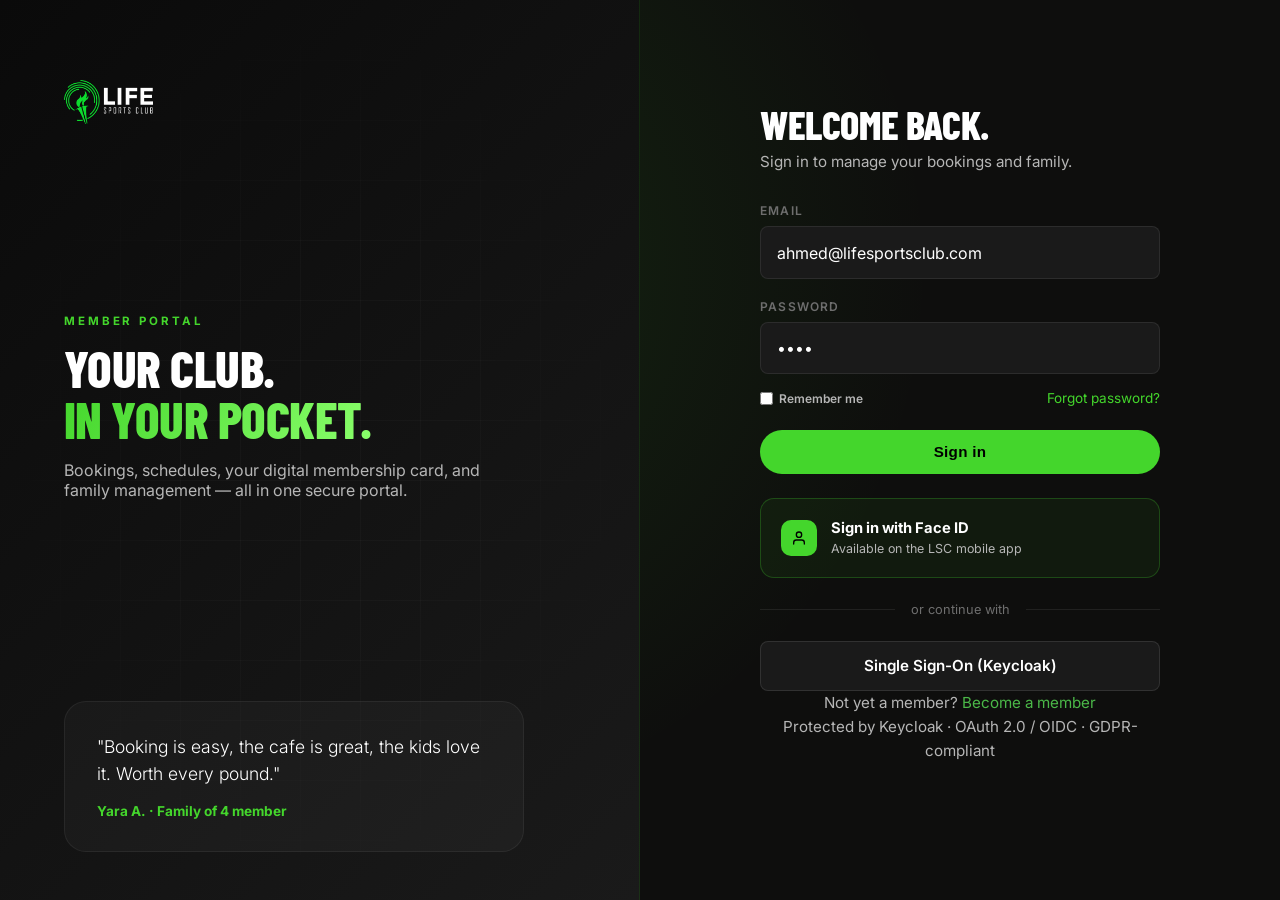
<file: login.html>
<!DOCTYPE html>
<html lang="en" dir="ltr">
<head>
<meta charset="UTF-8" />
<meta name="viewport" content="width=device-width, initial-scale=1" />
<title>Member Login · Life Sports Club</title>
<link rel="icon" href="assets/logo.png" />
<link rel="preconnect" href="https://fonts.googleapis.com" />
<link rel="preconnect" href="https://fonts.gstatic.com" crossorigin />
<link href="https://fonts.googleapis.com/css2?family=Barlow+Condensed:wght@600;700;800;900&family=Inter:wght@300;400;500;600;700;800&display=swap" rel="stylesheet" />
<link rel="stylesheet" href="styles.css" />
<style>
.login-stage {
  min-height: 100vh; display: grid; grid-template-columns: 1fr 1fr;
  background:
    radial-gradient(circle at 30% 30%, rgba(68,214,44,0.12), transparent 50%),
    var(--lsc-dark);
}
@media (max-width: 900px) { .login-stage { grid-template-columns: 1fr; } }

.login-art {
  position: relative; padding: 5rem 4rem 3rem;
  display: flex; flex-direction: column; justify-content: space-between;
  background: linear-gradient(135deg, #0a0a0a 0%, #1a1a1a 100%);
  border-right: 1px solid rgba(68,214,44,0.15);
  overflow: hidden;
}
.login-art::before {
  content: ''; position: absolute; inset: 0;
  background-image:
    linear-gradient(rgba(255,255,255,0.025) 1px, transparent 1px),
    linear-gradient(90deg, rgba(255,255,255,0.025) 1px, transparent 1px);
  background-size: 60px 60px;
  mask-image: radial-gradient(ellipse at center, black 30%, transparent 75%);
}
.login-art-logo { position: relative; z-index: 2; display: flex; align-items: center; gap: 0.7rem; }
.login-art-logo img { height: 44px; }
.login-art-logo .wm { font-family: var(--font-display); font-weight: 900; font-size: 1.4rem; letter-spacing: 0.04em; }
.login-art-logo .wm span { color: var(--lsc-green); }
.login-art h2 { position: relative; z-index: 2; font-family: var(--font-display); font-size: clamp(2rem, 4vw, 3.5rem); margin: 0; line-height: 1; text-transform: uppercase; }

.login-quote {
  position: relative; z-index: 2;
  padding: 2rem; background: rgba(255,255,255,0.03);
  border: 1px solid rgba(255,255,255,0.06); border-radius: var(--radius-lg);
  max-width: 460px;
}
.login-quote blockquote { margin: 0 0 1rem; font-size: 1.1rem; line-height: 1.5; color: var(--lsc-white); font-weight: 300; }
.login-quote .who { color: var(--lsc-green); font-size: 0.85rem; font-weight: 700; }

.login-form-wrap {
  display: flex; align-items: center; justify-content: center; padding: 5rem 2rem;
}
.login-form { width: 100%; max-width: 400px; }
.login-form h1 { font-family: var(--font-display); font-size: 2.5rem; margin: 0 0 0.5rem; }
.login-form p { color: var(--lsc-gray-light); margin: 0 0 2rem; font-size: 0.95rem; }
.login-form label { display: block; font-size: 0.75rem; color: var(--lsc-gray); letter-spacing: 0.1em; text-transform: uppercase; margin: 1.25rem 0 0.5rem; font-weight: 600; }
.login-form input {
  width: 100%; padding: 0.95rem 1rem;
  background: var(--lsc-dark-2); border: 1px solid rgba(255,255,255,0.08);
  color: white; border-radius: var(--radius-sm); font-family: inherit; font-size: 1rem;
  transition: border-color 0.15s;
}
.login-form input:focus { outline: none; border-color: var(--lsc-green); }
.login-form .row { display: flex; justify-content: space-between; align-items: center; margin-top: 1rem; font-size: 0.85rem; }
.login-form .row a { color: var(--lsc-green); text-decoration: none; }
.divider-or { display: flex; align-items: center; gap: 1rem; margin: 1.5rem 0; color: var(--lsc-gray); font-size: 0.8rem; }
.divider-or::before, .divider-or::after { content: ''; flex: 1; height: 1px; background: rgba(255,255,255,0.08); }
.sso-btn {
  width: 100%; padding: 0.9rem 1rem; background: var(--lsc-dark-2);
  border: 1px solid rgba(255,255,255,0.1); border-radius: var(--radius-sm);
  color: white; cursor: pointer; font-family: inherit; font-size: 0.95rem; font-weight: 600;
  display: flex; align-items: center; justify-content: center; gap: 0.6rem;
  transition: border-color 0.15s;
}
.sso-btn:hover { border-color: var(--lsc-green); }
.sso-btn .icon { width: 18px; height: 18px; }
.biometric-card {
  margin-top: 1.5rem; padding: 1.25rem; background: rgba(68,214,44,0.06);
  border: 1px solid rgba(68,214,44,0.25); border-radius: var(--radius-md);
  display: flex; gap: 0.85rem; align-items: center;
}
.biometric-card .b-icon { width: 36px; height: 36px; border-radius: 10px; background: var(--lsc-green); color: black; display: flex; align-items: center; justify-content: center; }
.biometric-card .b-text strong { display: block; font-size: 0.92rem; }
.biometric-card .b-text span { font-size: 0.78rem; color: var(--lsc-gray-light); }

.tiny-print { margin-top: 1.5rem; font-size: 0.75rem; color: var(--lsc-gray); text-align: center; line-height: 1.6; }
.tiny-print a { color: var(--lsc-green-dark); text-decoration: none; }
</style>
</head>
<body>

<div class="login-stage">

  <!-- Left: brand art -->
  <div class="login-art">
    <a class="login-art-logo" href="index.html" style="text-decoration:none;color:white;">
      <img src="assets/logo.png" alt="LSC" />
    </a>

    <div style="position:relative;z-index:2;">
      <span class="eyebrow">Member Portal</span>
      <h2>Your club.<br/><span class="brand-grad">In your pocket.</span></h2>
      <p style="color:var(--lsc-gray-light);max-width:460px;margin-top:1rem;">Bookings, schedules, your digital membership card, and family management — all in one secure portal.</p>
    </div>

    <div class="login-quote">
      <blockquote>"Booking is easy, the cafe is great, the kids love it. Worth every pound."</blockquote>
      <div class="who">Yara A. · Family of 4 member</div>
    </div>
  </div>

  <!-- Right: login form -->
  <div class="login-form-wrap">
    <div class="login-form">
      <h1>Welcome back.</h1>
      <p>Sign in to manage your bookings and family.</p>

      <form onsubmit="event.preventDefault();window.location.href='member-portal.html';">
        <label>Email</label>
        <input type="email" value="ahmed@lifesportsclub.com" required />

        <label>Password</label>
        <input type="password" value="demo" required />

        <div class="row">
          <label style="text-transform:none;letter-spacing:0;color:var(--lsc-gray-light);margin:0;display:flex;align-items:center;gap:0.4rem;">
            <input type="checkbox" style="width:auto;margin:0;accent-color:var(--lsc-green);" /> Remember me
          </label>
          <a href="#">Forgot password?</a>
        </div>

        <button class="btn btn-primary" style="width:100%;margin-top:1.5rem;" type="submit">Sign in</button>
      </form>

      <div class="biometric-card">
        <div class="b-icon"><span class="icon icon-user"></span></div>
        <div class="b-text">
          <strong>Sign in with Face ID</strong>
          <span>Available on the LSC mobile app</span>
        </div>
      </div>

      <div class="divider-or">or continue with</div>

      <button class="sso-btn" onclick="toast('Keycloak SSO mock — would redirect to identity provider');">
        Single Sign-On (Keycloak)
      </button>

      <p class="tiny-print">
        Not yet a member? <a href="membership.html">Become a member</a><br/>
        Protected by Keycloak · OAuth 2.0 / OIDC · GDPR-compliant
      </p>
    </div>
  </div>
</div>

<script src="data.js"></script>
<script src="app.js"></script>
<script src="tour.js"></script>
</body>
</html>
</file>
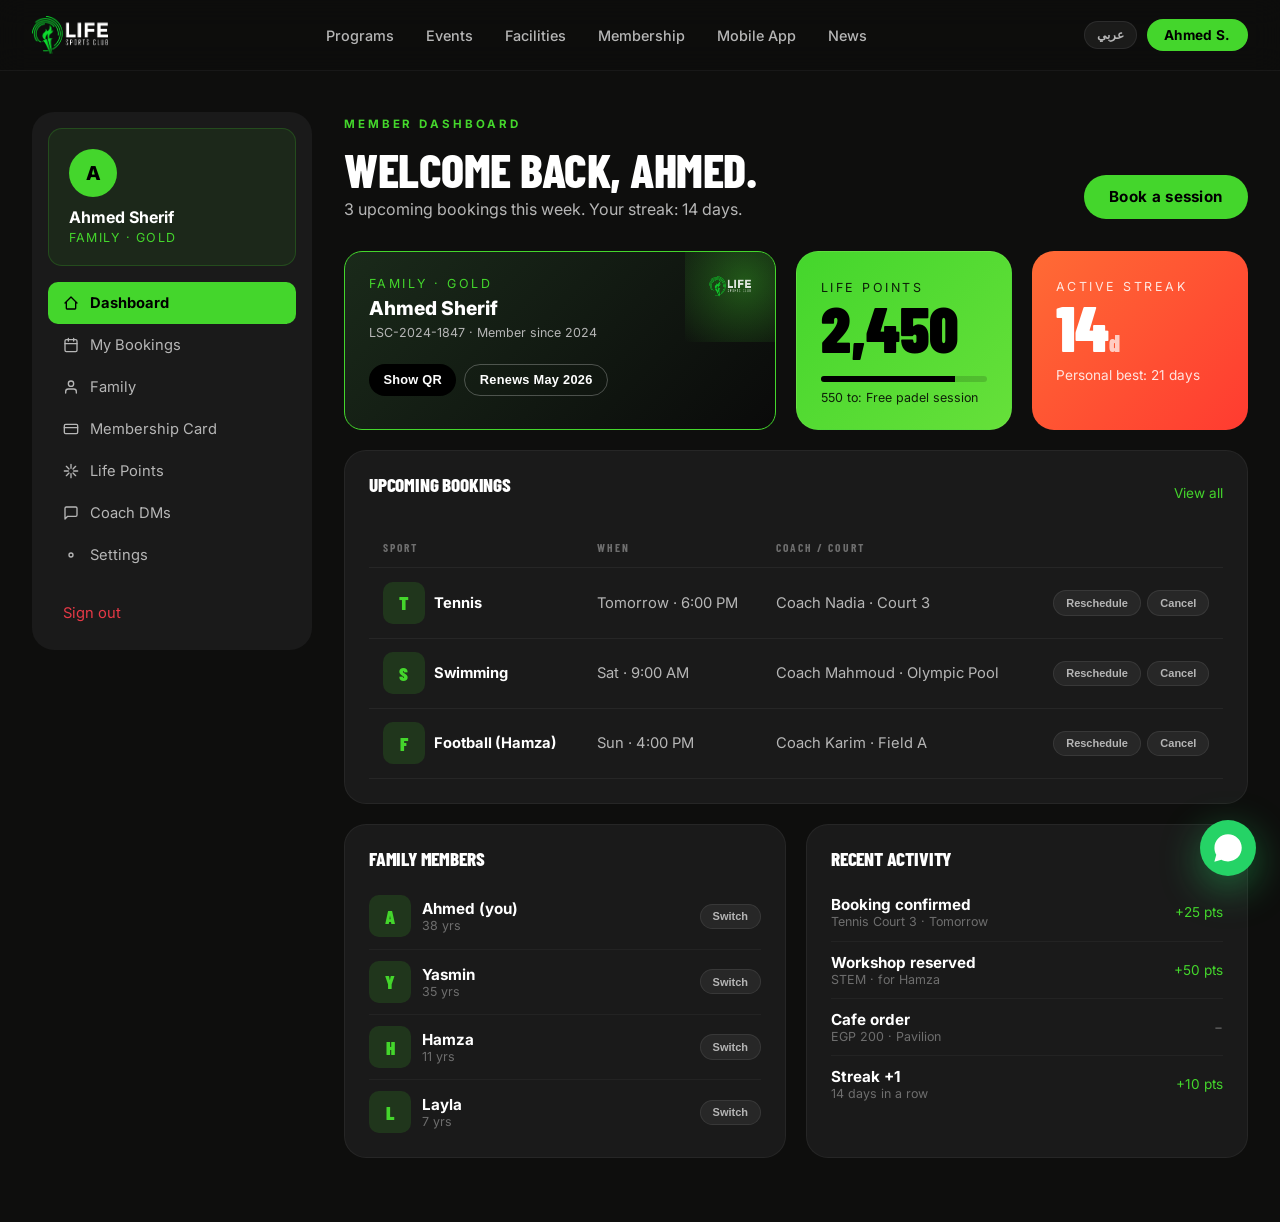
<file: member-portal.html>
<!DOCTYPE html>
<html lang="en" dir="ltr">
<head>
<meta charset="UTF-8" />
<meta name="viewport" content="width=device-width, initial-scale=1" />
<title>Member Portal · Life Sports Club</title>
<link rel="icon" href="assets/logo.png" />
<link rel="preconnect" href="https://fonts.googleapis.com" />
<link rel="preconnect" href="https://fonts.gstatic.com" crossorigin />
<link href="https://fonts.googleapis.com/css2?family=Barlow+Condensed:wght@600;700;800;900&family=Inter:wght@300;400;500;600;700;800&display=swap" rel="stylesheet" />
<link rel="stylesheet" href="styles.css" />
<style>
.portal-grid { display: grid; grid-template-columns: 280px 1fr; gap: 2rem; padding: 7rem 2rem 4rem; max-width: 1440px; margin: 0 auto; }
@media (max-width: 1000px) { .portal-grid { grid-template-columns: 1fr; } }

.side-nav { background: var(--lsc-dark-2); border-radius: var(--radius-lg); padding: 1rem; height: fit-content; position: sticky; top: 6rem; }
.side-nav .me { padding: 1.25rem; border-radius: 14px; background: rgba(68,214,44,0.08); border: 1px solid rgba(68,214,44,0.2); margin-bottom: 1rem; }
.side-nav .me .av { width: 48px; height: 48px; border-radius: 50%; background: var(--lsc-green); color: black; display: flex; align-items: center; justify-content: center; font-weight: 800; font-size: 1.2rem; margin-bottom: 0.6rem; }
.side-nav .me .name { font-weight: 700; }
.side-nav .me .tier { font-size: 0.78rem; color: var(--lsc-green); letter-spacing: 0.1em; text-transform: uppercase; margin-top: 0.2rem; }
.side-nav .item { display: flex; align-items: center; gap: 0.7rem; padding: 0.75rem 0.95rem; border-radius: 10px; color: var(--lsc-gray-light); text-decoration: none; font-size: 0.92rem; cursor: pointer; transition: all 0.15s; }
.side-nav .item:hover { background: rgba(255,255,255,0.04); color: var(--lsc-white); }
.side-nav .item.active { background: var(--lsc-green); color: var(--lsc-black); font-weight: 700; }
.side-nav .item .icon { font-size: 1rem; }

.greet { display: flex; justify-content: space-between; align-items: end; margin-bottom: 2rem; flex-wrap: wrap; gap: 1rem; }
.greet h1 { font-family: var(--font-display); font-size: clamp(2rem, 4vw, 3rem); margin: 0; }

.tile-grid { display: grid; grid-template-columns: 2fr 1fr 1fr; gap: 1.25rem; }
@media (max-width: 1000px) { .tile-grid { grid-template-columns: 1fr 1fr; } }
@media (max-width: 600px)  { .tile-grid { grid-template-columns: 1fr; } }
.tile { padding: 1.5rem; background: var(--lsc-dark-2); border: 1px solid rgba(255,255,255,0.05); border-radius: var(--radius-lg); }
.tile h3 { font-family: var(--font-display); font-size: 1.2rem; margin: 0 0 1rem; }
.tile-row { display: flex; justify-content: space-between; align-items: center; padding: 0.7rem 0; border-bottom: 1px solid rgba(255,255,255,0.04); }
.tile-row:last-child { border-bottom: none; padding-bottom: 0; }
.tile-row .meta-l { font-size: 0.78rem; color: var(--lsc-gray); }
.tile-row .meta-v { font-weight: 700; font-size: 0.95rem; }

/* Loyalty card */
.loyalty {
  background: linear-gradient(135deg, var(--lsc-green) 0%, #66E03A 100%);
  color: var(--lsc-black);
  position: relative; overflow: hidden;
}
.loyalty .bignum { font-family: var(--font-display); font-size: 4rem; font-weight: 900; line-height: 1; }
.loyalty .ringlbl { font-size: 0.78rem; letter-spacing: 0.2em; text-transform: uppercase; opacity: 0.85; }
.loyalty .progress { height: 6px; background: rgba(0,0,0,0.15); border-radius: 999px; margin: 1rem 0 0.5rem; overflow: hidden; }
.loyalty .progress-fill { height: 100%; background: black; width: 81%; }

/* Membership card mini */
.member-card-mini {
  padding: 1.5rem;
  background: linear-gradient(135deg, #1a2a1a, #0a0a0a);
  border: 1px solid var(--lsc-green); border-radius: 18px;
  position: relative; overflow: hidden;
}
.member-card-mini::before { content:''; position:absolute; right:-30px; top:-30px; width: 120px; height: 120px; background: radial-gradient(circle, var(--lsc-green-glow), transparent); }
.member-card-mini .mid { font-size: 0.78rem; color: var(--lsc-green); letter-spacing: 0.2em; }
.member-card-mini .nm { font-weight: 800; font-size: 1.2rem; margin: 0.3rem 0; }
.member-card-mini .since { font-size: 0.78rem; color: var(--lsc-gray-light); }

.bookings-table { width: 100%; border-collapse: collapse; }
.bookings-table th, .bookings-table td { padding: 0.85rem; text-align: left; border-bottom: 1px solid rgba(255,255,255,0.05); font-size: 0.92rem; }
.bookings-table th { font-family: var(--font-display); font-size: 0.72rem; letter-spacing: 0.18em; text-transform: uppercase; color: var(--lsc-gray); font-weight: 700; }
.bookings-table td { color: var(--lsc-gray-light); }
.bookings-table .sport-cell { display: flex; gap: 0.6rem; align-items: center; }
.bookings-table .actions { display: flex; gap: 0.4rem; justify-content: end; }
</style>
</head>
<body>

<nav class="navbar">
  <a class="navbar-logo" href="index.html"><img src="assets/logo.png" alt="LSC" /></a>
  <div class="navbar-links">
        <a href="programs.html" data-i18n="programs">Programs</a>
    <a href="events.html" data-i18n="events">Events</a>
    <a href="facilities.html" data-i18n="facilities">Facilities</a>
    <a href="membership.html" data-i18n="membership">Membership</a>
    <a href="app.html" data-i18n="mobileApp">Mobile App</a>
    <a href="news.html" data-i18n="news">News</a>
  </div>
  <div class="navbar-actions">
    <button class="chip lang-toggle" onclick="toggleLang()">عربي</button>
    <a class="btn btn-primary" href="member-portal.html" style="font-size:0.85rem;">Ahmed S.</a>
  </div>
</nav>

<div class="portal-grid">

  <!-- Side nav -->
  <nav class="side-nav">
    <div class="me">
      <div class="av">A</div>
      <div class="name">Ahmed Sherif</div>
      <div class="tier">Family · Gold</div>
    </div>
    <a class="item active" href="#dashboard" onclick="navTo(this,'dashboard');return false;"><span class="icon icon-home"></span>Dashboard</a>
    <a class="item" href="#bookings" onclick="navTo(this,'bookings');return false;"><span class="icon icon-calendar"></span>My Bookings</a>
    <a class="item" href="#family" onclick="navTo(this,'family');return false;"><span class="icon icon-user"></span>Family</a>
    <a class="item" href="#card" onclick="navTo(this,'card');return false;"><span class="icon icon-card"></span>Membership Card</a>
    <a class="item" href="#loyalty" onclick="navTo(this,'loyalty');return false;"><span class="icon icon-spark"></span>Life Points</a>
    <a class="item" href="app.html#dm" onclick="toast('Opening Coach DMs in mobile app preview…');setTimeout(()=>window.location.href='app.html',900);return false;"><span class="icon icon-chat"></span>Coach DMs</a>
    <a class="item" href="app.html#settings" onclick="toast('Opening Settings in mobile app preview…');setTimeout(()=>window.location.href='app.html',900);return false;"><span class="icon icon-cog"></span>Settings</a>
    <a class="item" href="login.html" style="margin-top:1rem;color:var(--lsc-red);">Sign out</a>
  </nav>

  <!-- Main -->
  <main id="dashboard">
    <div class="greet">
      <div>
        <span class="eyebrow">Member dashboard</span>
        <h1>Welcome back, Ahmed.</h1>
        <p style="color:var(--lsc-gray-light);margin:0.4rem 0 0;">3 upcoming bookings this week. Your streak: 14 days.</p>
      </div>
      <a class="btn btn-primary" href="programs.html">Book a session</a>
    </div>

    <!-- Top tiles row -->
    <div class="tile-grid">
      <!-- Member card -->
      <div class="member-card-mini" id="card">
        <div style="display:flex;justify-content:space-between;align-items:start;">
          <div>
            <div class="mid">FAMILY · GOLD</div>
            <div class="nm">Ahmed Sherif</div>
            <div class="since">LSC-2024-1847 · Member since 2024</div>
          </div>
          <img src="assets/logo.png" alt="" style="width:42px;opacity:0.85;" />
        </div>
        <div style="display:flex;gap:0.5rem;margin-top:1.5rem;">
          <button class="btn btn-primary" style="font-size:0.8rem;padding:0.5rem 0.9rem;background:black;color:white;" onclick="toast('QR opened');">Show QR</button>
          <button class="btn btn-ghost" style="font-size:0.8rem;padding:0.5rem 0.9rem;" onclick="toast('Renewing in May 2026');">Renews May 2026</button>
        </div>
      </div>

      <!-- Loyalty -->
      <div class="tile loyalty" id="loyalty">
        <span class="ringlbl">Life Points</span>
        <div class="bignum">2,450</div>
        <div class="progress"><div class="progress-fill"></div></div>
        <div style="font-size:0.78rem;opacity:0.85;">550 to: Free padel session</div>
      </div>

      <!-- Streak -->
      <div class="tile" style="background:linear-gradient(135deg,#ff6b35,#ff3b30);color:white;border:none;">
        <span style="font-size:0.78rem;letter-spacing:0.2em;text-transform:uppercase;opacity:0.85;">Active streak</span>
        <div style="font-family:var(--font-display);font-size:4rem;font-weight:900;line-height:1;">14<span style="font-size:1.5rem;opacity:0.7;">d</span></div>
        <div style="font-size:0.85rem;opacity:0.85;margin-top:0.5rem;">Personal best: 21 days</div>
      </div>
    </div>

    <!-- Upcoming bookings -->
    <div class="tile" id="bookings" style="margin-top:1.25rem;scroll-margin-top:6rem;">
      <div style="display:flex;justify-content:space-between;align-items:center;margin-bottom:1rem;">
        <h3>Upcoming bookings</h3>
        <a href="#" style="color:var(--lsc-green);font-size:0.85rem;text-decoration:none;">View all</a>
      </div>
      <table class="bookings-table">
        <thead><tr><th>Sport</th><th>When</th><th>Coach / Court</th><th></th></tr></thead>
        <tbody id="bk-rows"></tbody>
      </table>
    </div>

    <!-- Family + Recent activity row -->
    <div style="display:grid;grid-template-columns:1fr 1fr;gap:1.25rem;margin-top:1.25rem;">
      <div class="tile" id="family" style="scroll-margin-top:6rem;">
        <h3>Family members</h3>
        <div id="fam-list"></div>
      </div>
      <div class="tile">
        <h3>Recent activity</h3>
        <div class="tile-row"><div><div class="meta-v">Booking confirmed</div><div class="meta-l">Tennis Court 3 · Tomorrow</div></div><span style="color:var(--lsc-green);font-size:0.85rem;">+25 pts</span></div>
        <div class="tile-row"><div><div class="meta-v">Workshop reserved</div><div class="meta-l">STEM · for Hamza</div></div><span style="color:var(--lsc-green);font-size:0.85rem;">+50 pts</span></div>
        <div class="tile-row"><div><div class="meta-v">Cafe order</div><div class="meta-l">EGP 200 · Pavilion</div></div><span style="color:var(--lsc-gray);font-size:0.85rem;">−</span></div>
        <div class="tile-row"><div><div class="meta-v">Streak +1</div><div class="meta-l">14 days in a row</div></div><span style="color:var(--lsc-green);font-size:0.85rem;">+10 pts</span></div>
      </div>
    </div>

  </main>
</div>

<a class="wa-widget" href="https://wa.me/201000000000" title="WhatsApp" aria-label="WhatsApp">
  <svg width="28" height="28" viewBox="0 0 32 32" fill="currentColor"><path d="M16 .4C7.4.4.5 7.3.5 15.9c0 2.8.7 5.5 2.1 7.9L.4 31.6l8-2.1c2.3 1.3 4.9 1.9 7.6 1.9h.1c8.6 0 15.6-6.9 15.6-15.6S24.6.4 16 .4z"/></svg>
</a>

<script src="data.js"></script>
<script src="app.js"></script>
<script src="tour.js"></script>
<script>
// Bookings
(function(){
  const bk = window.LSC.loggedInMember.upcomingBookings;
  document.getElementById('bk-rows').innerHTML = bk.map(b => {
    const sport = b.sport.replace(/\s*\(.*?\)/, '');
    const initial = sport[0];
    return `
      <tr>
        <td><div class="sport-cell"><div class="sport-badge sm" style="background:rgba(68,214,44,0.15);color:var(--lsc-green);">${initial}</div><strong style="color:white;">${b.sport}</strong></div></td>
        <td>${b.date}</td>
        <td>${b.coach} · ${b.court}</td>
        <td><div class="actions"><button class="chip" style="font-size:11px;">Reschedule</button><button class="chip" style="font-size:11px;">Cancel</button></div></td>
      </tr>`;
  }).join('');
})();

// Family
(function(){
  const fam = window.LSC.loggedInMember.family;
  document.getElementById('fam-list').innerHTML = fam.map(m => `
    <div class="tile-row">
      <div style="display:flex;gap:0.7rem;align-items:center;">
        <div class="sport-badge sm" style="background:rgba(68,214,44,0.15);color:var(--lsc-green);">${m.avatar}</div>
        <div>
          <div class="meta-v">${m.name}</div>
          <div class="meta-l">${m.age} yrs</div>
        </div>
      </div>
      <button class="chip" style="font-size:11px;">Switch</button>
    </div>`).join('');
})();
</script>
</body>
</html>
</file>
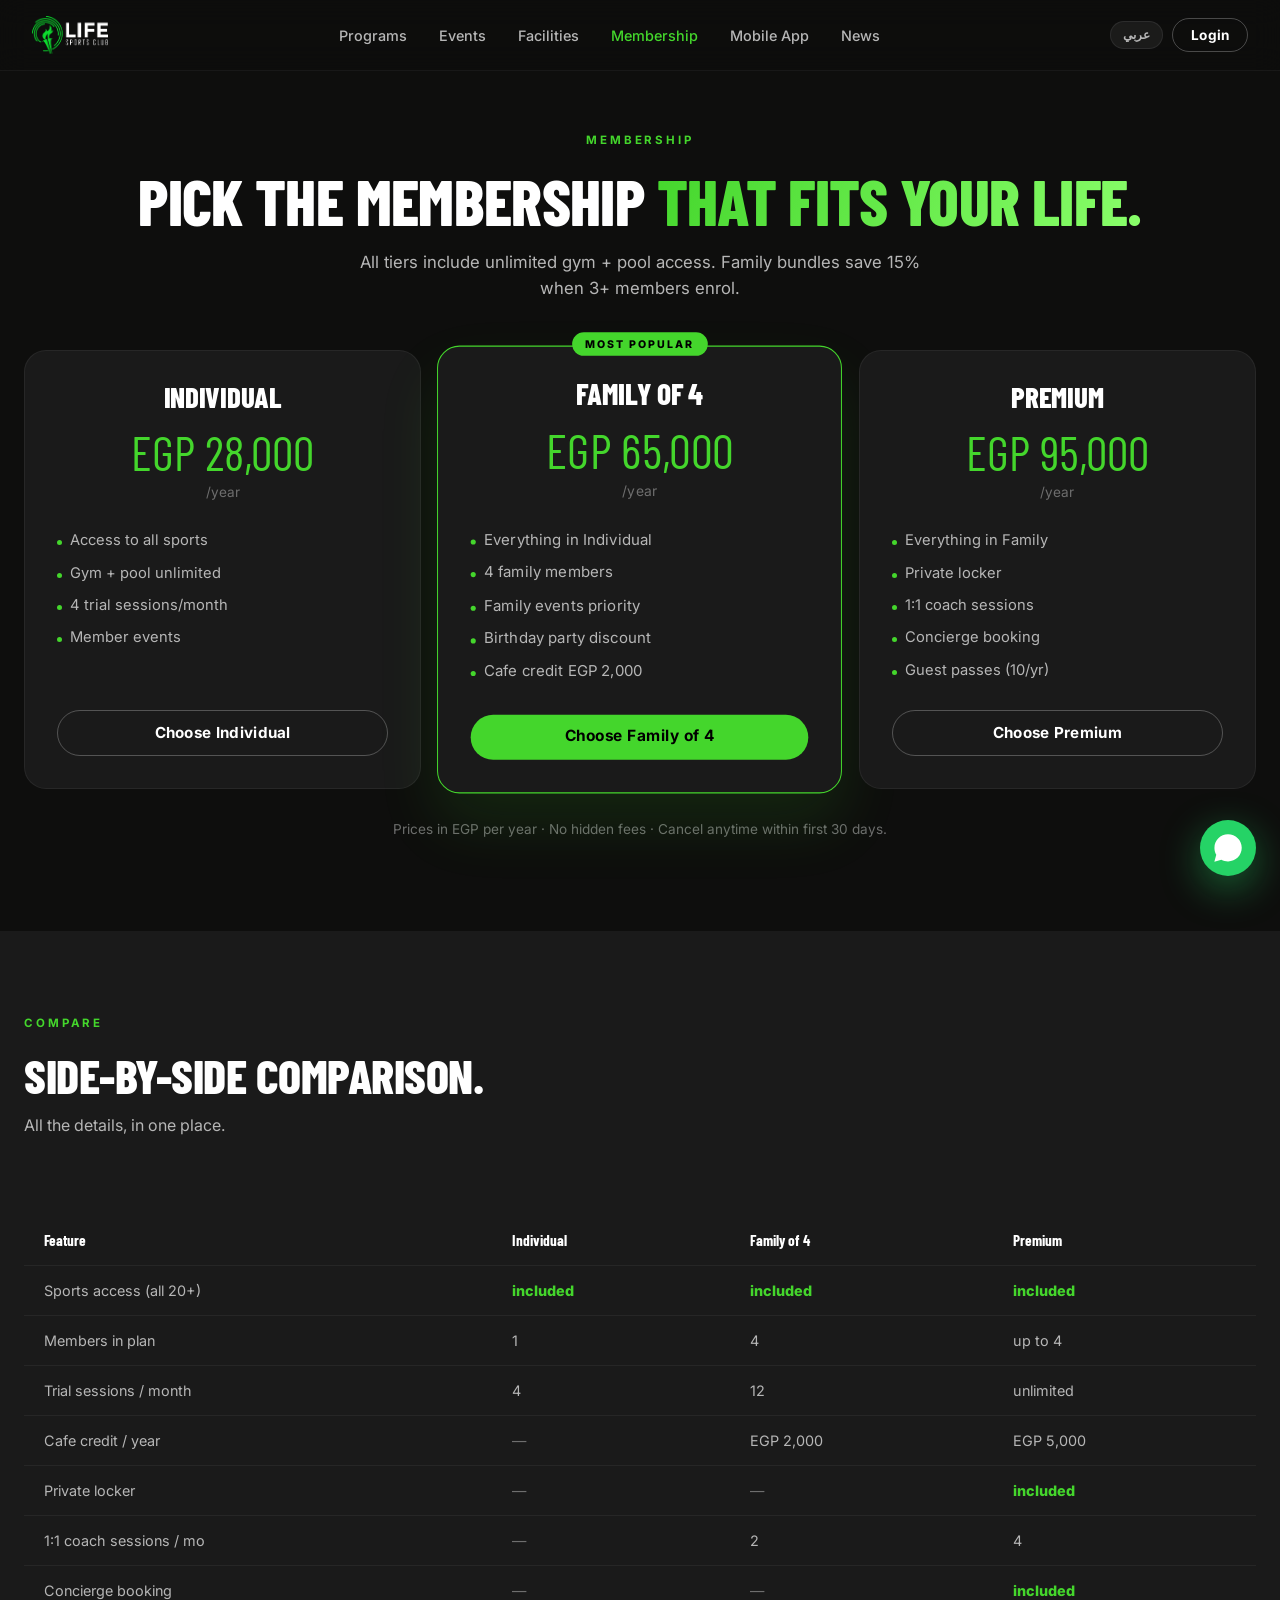
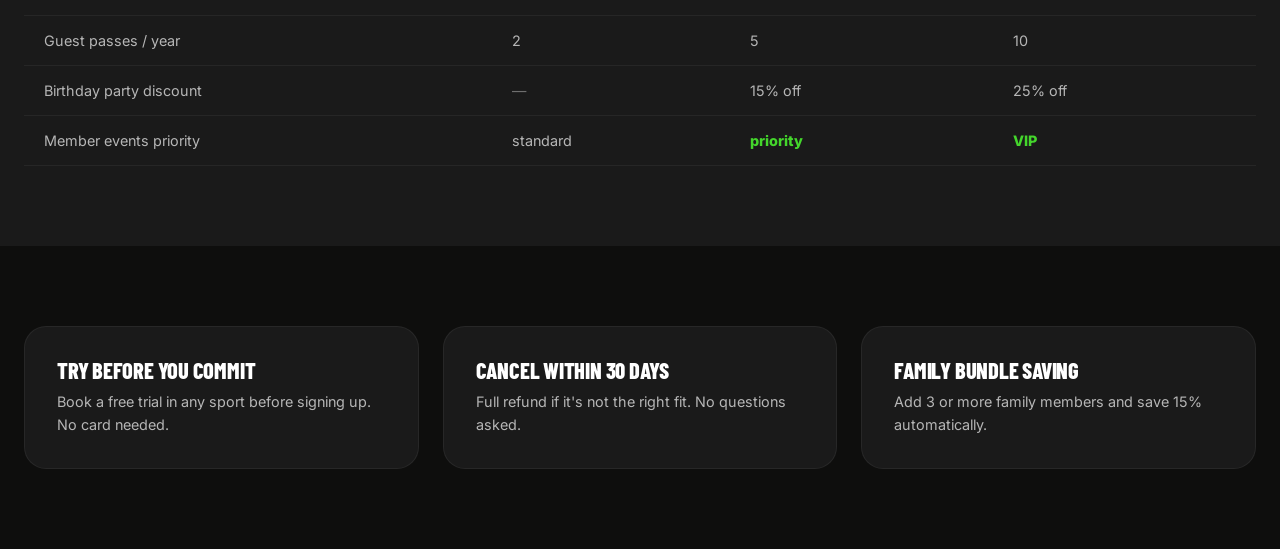
<file: membership.html>
<!DOCTYPE html>
<html lang="en" dir="ltr">
<head>
<meta charset="UTF-8" />
<meta name="viewport" content="width=device-width, initial-scale=1" />
<title>Membership · Tiers &amp; Pricing · Life Sports Club</title>
<link rel="icon" href="assets/logo.png" />
<link rel="preconnect" href="https://fonts.googleapis.com" />
<link rel="preconnect" href="https://fonts.gstatic.com" crossorigin />
<link href="https://fonts.googleapis.com/css2?family=Barlow+Condensed:wght@600;700;800;900&family=Inter:wght@300;400;500;600;700;800&display=swap" rel="stylesheet" />
<link rel="stylesheet" href="styles.css" />
<style>
.tier-grid { display: grid; grid-template-columns: repeat(3, 1fr); gap: 1.25rem; align-items: stretch; }
@media (max-width: 900px) { .tier-grid { grid-template-columns: 1fr; } }
.tier {
  padding: 2rem; display: flex; flex-direction: column;
  background: var(--lsc-dark-2); border: 1px solid rgba(255,255,255,0.06);
  border-radius: var(--radius-lg); position: relative;
}
.tier.popular { border: 1.5px solid var(--lsc-green); transform: scale(1.02); box-shadow: 0 30px 60px rgba(68,214,44,0.12); }
.tier .pop-tag { position: absolute; top: -14px; left: 50%; transform: translateX(-50%); background: var(--lsc-green); color: black; font-size: 0.65rem; font-weight: 800; letter-spacing: 0.18em; padding: 0.3rem 0.8rem; border-radius: 999px; }
.tier h3 { font-family: var(--font-display); font-size: 1.8rem; margin: 0 0 0.5rem; }
.tier .price { font-family: var(--font-display); font-size: 3rem; color: var(--lsc-green); line-height: 1; margin: 0.5rem 0; }
.tier .period { font-size: 0.85rem; color: var(--lsc-gray); }
.tier ul { list-style: none; padding: 0; margin: 1.5rem 0; flex: 1; }
.tier li { padding: 0.45rem 0; color: var(--lsc-gray-light); font-size: 0.92rem; display: flex; gap: 0.5rem; align-items: start; }
.tier li::before { content: ''; flex-shrink: 0; width: 5px; height: 5px; border-radius: 50%; background: var(--lsc-green); margin-top: 9px; }

.compare-table { width: 100%; border-collapse: collapse; margin-top: 3rem; }
.compare-table th, .compare-table td { padding: 1rem 1.25rem; text-align: left; border-bottom: 1px solid rgba(255,255,255,0.05); font-size: 0.9rem; }
.compare-table th { font-family: var(--font-display); color: var(--lsc-white); font-size: 0.95rem; }
.compare-table td { color: var(--lsc-gray-light); }
.compare-table .check { color: var(--lsc-green); font-weight: 800; }
.compare-table .dash { color: var(--lsc-gray); }
</style>
</head>
<body>

<nav class="navbar">
  <a class="navbar-logo" href="index.html"><img src="assets/logo.png" alt="LSC" /></a>
  <div class="navbar-links">
        <a href="programs.html" data-i18n="programs">Programs</a>
    <a href="events.html" data-i18n="events">Events</a>
    <a href="facilities.html" data-i18n="facilities">Facilities</a>
    <a href="membership.html" class="active" data-i18n="membership">Membership</a>
    <a href="app.html" data-i18n="mobileApp">Mobile App</a>
    <a href="news.html" data-i18n="news">News</a>
  </div>
  <div class="navbar-actions">
    <button class="chip lang-toggle" onclick="toggleLang()">عربي</button>
    <a class="btn btn-ghost" href="login.html" data-i18n="loginShort">Login</a>
  </div>
</nav>

<section class="section" style="padding-top:8rem;text-align:center;">
  <div class="container">
    <span class="eyebrow" data-i18n="membershipEyebrow">Membership</span>
    <h1 class="display" style="font-size:clamp(2.5rem,5vw,5rem);margin:0.5rem 0 1rem;" data-i18n="membershipTitle">Pick the membership <span class="brand-grad">that fits your life.</span></h1>
    <p style="color:var(--lsc-gray-light);max-width:580px;font-size:1.05rem;line-height:1.6;margin:0 auto 3rem;">All tiers include unlimited gym + pool access. Family bundles save 15% when 3+ members enrol.</p>

    <div class="tier-grid" id="tier-grid"></div>

    <p style="color:var(--lsc-gray);margin-top:2rem;font-size:0.85rem;">Prices in EGP per year · No hidden fees · Cancel anytime within first 30 days.</p>
  </div>
</section>

<!-- Compare table -->
<section class="section" style="background:var(--lsc-dark-2);">
  <div class="container">
    <span class="eyebrow">Compare</span>
    <h2 class="display" style="font-size:clamp(2rem,4vw,3rem);margin:0.5rem 0 0.5rem;">Side-by-side comparison.</h2>
    <p style="color:var(--lsc-gray-light);max-width:480px;">All the details, in one place.</p>

    <div style="overflow-x:auto;margin-top:2rem;">
      <table class="compare-table">
        <thead>
          <tr><th>Feature</th><th>Individual</th><th>Family of 4</th><th>Premium</th></tr>
        </thead>
        <tbody>
          <tr><td>Sports access (all 20+)</td><td class="check">included</td><td class="check">included</td><td class="check">included</td></tr>
          <tr><td>Members in plan</td><td>1</td><td>4</td><td>up to 4</td></tr>
          <tr><td>Trial sessions / month</td><td>4</td><td>12</td><td>unlimited</td></tr>
          <tr><td>Cafe credit / year</td><td class="dash">—</td><td>EGP 2,000</td><td>EGP 5,000</td></tr>
          <tr><td>Private locker</td><td class="dash">—</td><td class="dash">—</td><td class="check">included</td></tr>
          <tr><td>1:1 coach sessions / mo</td><td class="dash">—</td><td>2</td><td>4</td></tr>
          <tr><td>Concierge booking</td><td class="dash">—</td><td class="dash">—</td><td class="check">included</td></tr>
          <tr><td>Guest passes / year</td><td>2</td><td>5</td><td>10</td></tr>
          <tr><td>Birthday party discount</td><td class="dash">—</td><td>15% off</td><td>25% off</td></tr>
          <tr><td>Member events priority</td><td>standard</td><td class="check">priority</td><td class="check">VIP</td></tr>
        </tbody>
      </table>
    </div>
  </div>
</section>

<!-- FAQ-ish trust strip -->
<section class="section">
  <div class="container">
    <div style="display:grid;grid-template-columns:repeat(3,1fr);gap:1.5rem;">
      <div class="card" style="padding:2rem;">
        <h3 style="font-family:var(--font-display);font-size:1.4rem;margin:0 0 0.5rem;">Try before you commit</h3>
        <p style="color:var(--lsc-gray-light);margin:0;font-size:0.9rem;line-height:1.6;">Book a free trial in any sport before signing up. No card needed.</p>
      </div>
      <div class="card" style="padding:2rem;">
        <h3 style="font-family:var(--font-display);font-size:1.4rem;margin:0 0 0.5rem;">Cancel within 30 days</h3>
        <p style="color:var(--lsc-gray-light);margin:0;font-size:0.9rem;line-height:1.6;">Full refund if it's not the right fit. No questions asked.</p>
      </div>
      <div class="card" style="padding:2rem;">
        <h3 style="font-family:var(--font-display);font-size:1.4rem;margin:0 0 0.5rem;">Family bundle saving</h3>
        <p style="color:var(--lsc-gray-light);margin:0;font-size:0.9rem;line-height:1.6;">Add 3 or more family members and save 15% automatically.</p>
      </div>
    </div>
  </div>
</section>

<a class="wa-widget" href="https://wa.me/201000000000" title="WhatsApp" aria-label="WhatsApp">
  <svg width="28" height="28" viewBox="0 0 32 32" fill="currentColor"><path d="M16 .4C7.4.4.5 7.3.5 15.9c0 2.8.7 5.5 2.1 7.9L.4 31.6l8-2.1c2.3 1.3 4.9 1.9 7.6 1.9h.1c8.6 0 15.6-6.9 15.6-15.6S24.6.4 16 .4z"/></svg>
</a>

<script src="data.js"></script>
<script src="app.js"></script>
<script src="tour.js"></script>
<script>
(function(){
  const grid = document.getElementById('tier-grid');
  grid.innerHTML = window.LSC.membershipTiers.map(t => `
    <div class="tier ${t.popular ? 'popular' : ''}">
      ${t.popular ? '<span class="pop-tag">MOST POPULAR</span>' : ''}
      <h3>${t.name}</h3>
      <div class="price">EGP ${t.price.toLocaleString()}</div>
      <div class="period">${t.period}</div>
      <ul>${t.perks.map(p => `<li>${p}</li>`).join('')}</ul>
      <a class="btn ${t.popular ? 'btn-primary' : 'btn-ghost'}" href="login.html" style="width:100%;justify-content:center;">Choose ${t.name}</a>
    </div>`).join('');
})();
</script>
</body>
</html>
</file>
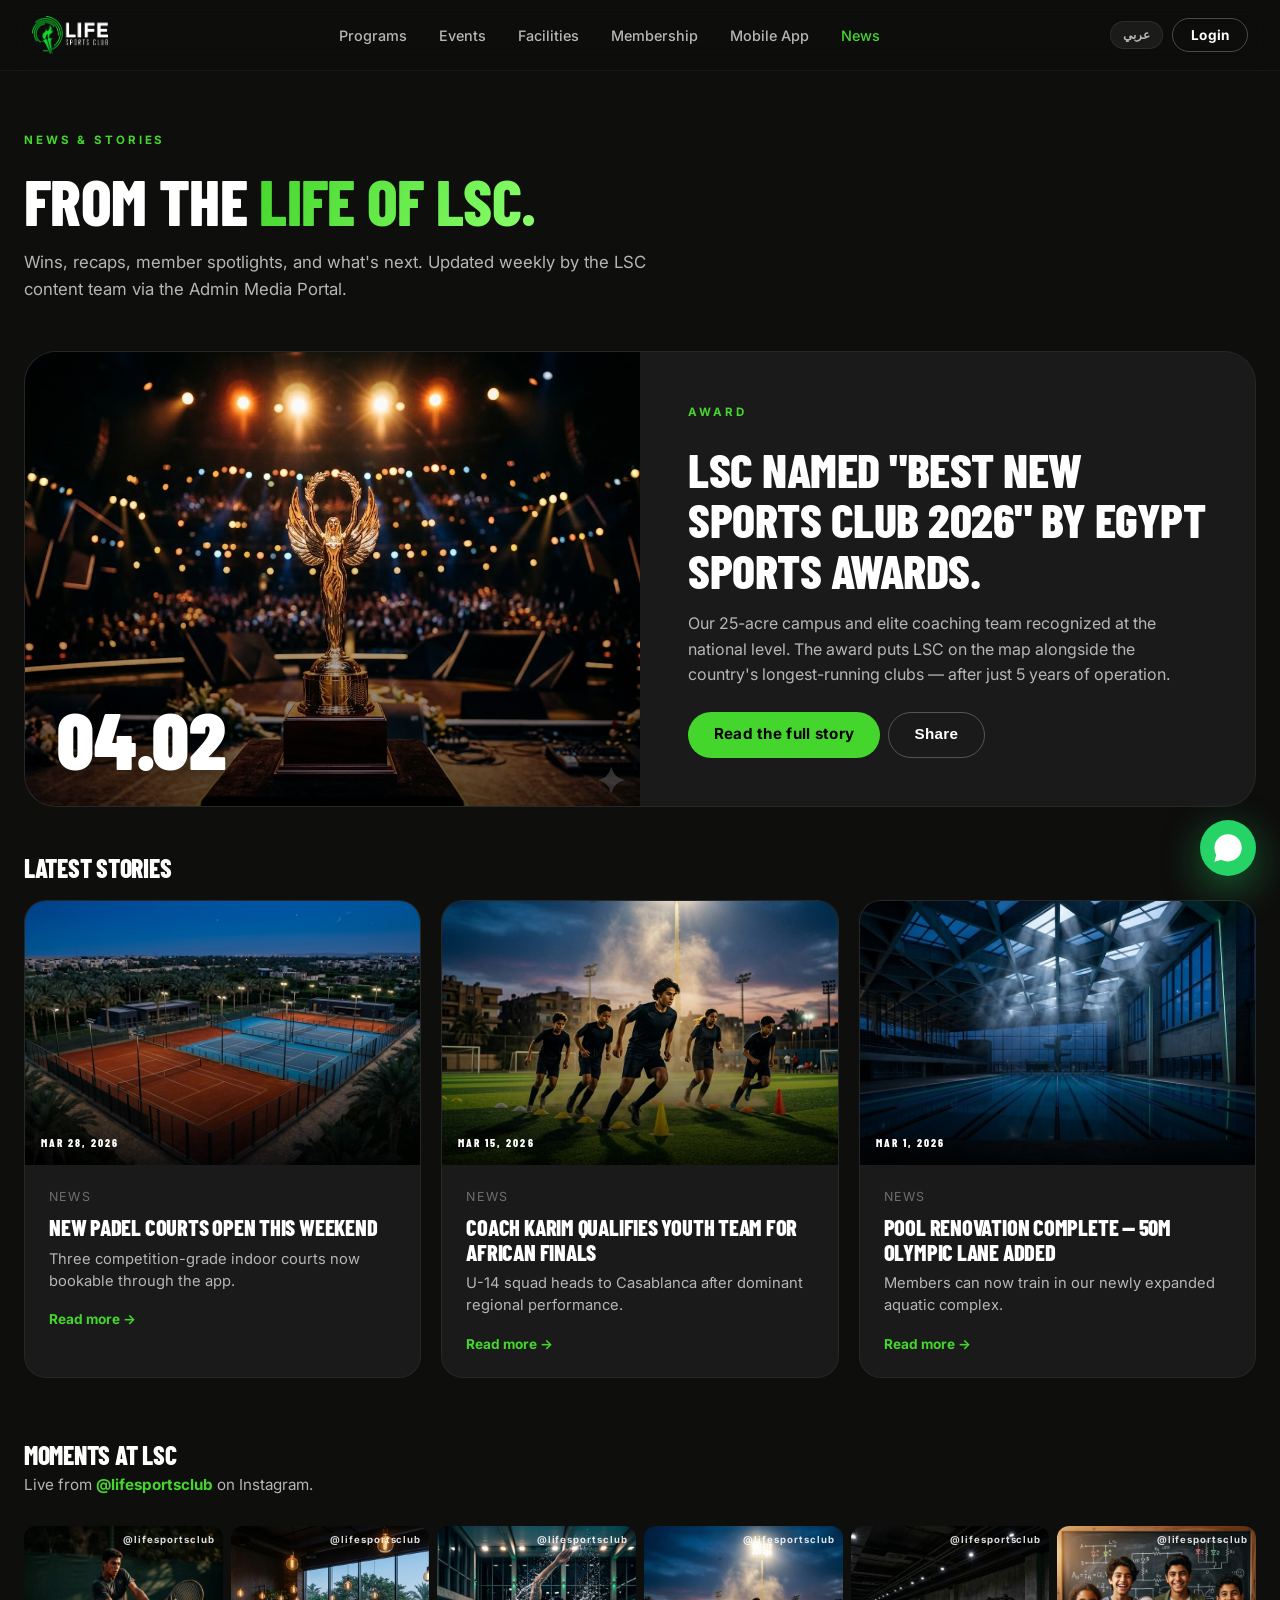
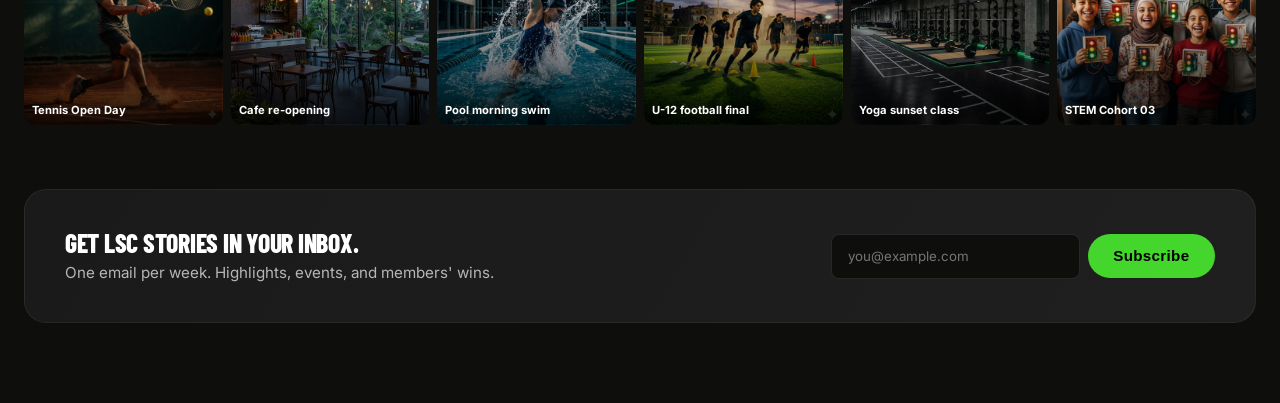
<file: news.html>
<!DOCTYPE html>
<html lang="en" dir="ltr">
<head>
<meta charset="UTF-8" />
<meta name="viewport" content="width=device-width, initial-scale=1" />
<title>News &amp; Stories · Life Sports Club</title>
<link rel="icon" href="assets/logo.png" />
<link rel="preconnect" href="https://fonts.googleapis.com" />
<link rel="preconnect" href="https://fonts.gstatic.com" crossorigin />
<link href="https://fonts.googleapis.com/css2?family=Barlow+Condensed:wght@600;700;800;900&family=Inter:wght@300;400;500;600;700;800&display=swap" rel="stylesheet" />
<link rel="stylesheet" href="styles.css" />
<style>
.news-grid { display: grid; grid-template-columns: repeat(3, 1fr); gap: 1.25rem; }
@media (max-width: 900px) { .news-grid { grid-template-columns: 1fr; } }
.news-card { padding: 0; overflow: hidden; cursor: pointer; }
.news-card .img {
  aspect-ratio: 1.5; display: flex; align-items: end; padding: 1rem;
  font-family: var(--font-display); font-weight: 800; font-size: 0.7rem; letter-spacing: 0.18em; color: white;
}
.news-card.k-award .img { background: linear-gradient(180deg,transparent 40%,rgba(0,0,0,0.85) 100%),url('assets/news-award.jpg') center/cover; }
.news-card.k-padel .img { background: linear-gradient(180deg,transparent 40%,rgba(0,0,0,0.85) 100%),url('assets/facility-tennis.jpg') center/cover; }
.news-card.k-football .img { background: linear-gradient(180deg,transparent 40%,rgba(0,0,0,0.85) 100%),url('assets/sport-football.jpg') center/cover; }
.news-card.k-pool .img { background: linear-gradient(180deg,transparent 40%,rgba(0,0,0,0.85) 100%),url('assets/facility-pool.jpg') center/cover; }
.news-card .body { padding: 1.5rem; }
.news-card h3 { font-family: var(--font-display); font-size: 1.4rem; margin: 0 0 0.5rem; line-height: 1.1; }
.news-card .meta { font-size: 0.78rem; color: var(--lsc-gray); letter-spacing: 0.1em; text-transform: uppercase; margin-bottom: 0.7rem; }
.news-card p { color: var(--lsc-gray-light); font-size: 0.92rem; margin: 0 0 1rem; line-height: 1.5; }

.feature-news {
  display: grid; grid-template-columns: 1fr 1fr; gap: 0;
  border-radius: var(--radius-xl); overflow: hidden;
  border: 1px solid rgba(255,255,255,0.06); margin-bottom: 3rem;
  background: var(--lsc-dark-2);
}
@media (max-width: 900px) { .feature-news { grid-template-columns: 1fr; } }
.feature-news .img-side {
  background: linear-gradient(180deg,transparent 40%,rgba(0,0,0,0.7) 100%),url('assets/news-award.jpg') center/cover;
  min-height: 380px; display: flex; align-items: end; padding: 2rem; color: white;
  font-family: var(--font-display); font-size: 5rem; font-weight: 900; line-height: 0.9;
  text-shadow: 0 2px 20px rgba(0,0,0,0.6);
}
.feature-news .copy { padding: 3rem; }
.feature-news .copy h2 { font-family: var(--font-display); font-size: clamp(2rem, 4vw, 3rem); margin: 0.7rem 0; line-height: 1.05; }

/* Social grid (Moments) */
.social-strip { display: grid; grid-template-columns: repeat(6, 1fr); gap: 0.5rem; margin-top: 2rem; }
@media (max-width: 800px) { .social-strip { grid-template-columns: repeat(3, 1fr); } }
.social-strip .post {
  aspect-ratio: 1; border-radius: 12px; position: relative; overflow: hidden;
  background: linear-gradient(135deg, #1a1a1a, #2a2a2a);
  display: flex; align-items: end; padding: 0.5rem; font-size: 0.7rem; color: white; font-weight: 700;
}
.social-strip .post { background-size: cover; background-position: center; }
.social-strip .post:nth-child(1) { background-image: linear-gradient(180deg,transparent 30%,rgba(0,0,0,0.85) 100%),url('assets/sport-tennis.jpg'); }
.social-strip .post:nth-child(2) { background-image: linear-gradient(180deg,transparent 30%,rgba(0,0,0,0.85) 100%),url('assets/facility-cafe.jpg'); }
.social-strip .post:nth-child(3) { background-image: linear-gradient(180deg,transparent 30%,rgba(0,0,0,0.85) 100%),url('assets/sport-swimming.jpg'); }
.social-strip .post:nth-child(4) { background-image: linear-gradient(180deg,transparent 30%,rgba(0,0,0,0.85) 100%),url('assets/sport-football.jpg'); }
.social-strip .post:nth-child(5) { background-image: linear-gradient(180deg,transparent 30%,rgba(0,0,0,0.85) 100%),url('assets/facility-gym.jpg'); }
.social-strip .post:nth-child(6) { background-image: linear-gradient(180deg,transparent 30%,rgba(0,0,0,0.85) 100%),url('assets/stem-cohort-1.jpg'); }
.social-strip .post .ig {
  position: absolute; top: 0.5rem; right: 0.5rem;
  font-size: 0.6rem; color: white; opacity: 0.85; letter-spacing: 0.1em;
}
</style>
</head>
<body>

<nav class="navbar">
  <a class="navbar-logo" href="index.html"><img src="assets/logo.png" alt="LSC" /></a>
  <div class="navbar-links">
        <a href="programs.html" data-i18n="programs">Programs</a>
    <a href="events.html" data-i18n="events">Events</a>
    <a href="facilities.html" data-i18n="facilities">Facilities</a>
    <a href="membership.html" data-i18n="membership">Membership</a>
    <a href="app.html" data-i18n="mobileApp">Mobile App</a>
    <a href="news.html" class="active" data-i18n="news">News</a>
  </div>
  <div class="navbar-actions">
    <button class="chip lang-toggle" onclick="toggleLang()">عربي</button>
    <a class="btn btn-ghost" href="login.html" data-i18n="loginShort">Login</a>
  </div>
</nav>

<section class="section" style="padding-top:8rem;">
  <div class="container">
    <span class="eyebrow" data-i18n="newsEyebrow">News &amp; Stories</span>
    <h1 class="display" style="font-size:clamp(2.5rem,5vw,4.5rem);margin:0.5rem 0 1rem;" data-i18n="newsTitle">From the <span class="brand-grad">life of LSC.</span></h1>
    <p style="color:var(--lsc-gray-light);max-width:640px;font-size:1.05rem;line-height:1.6;margin-bottom:3rem;">Wins, recaps, member spotlights, and what's next. Updated weekly by the LSC content team via the Admin Media Portal.</p>

    <!-- Featured news -->
    <article class="feature-news">
      <div class="img-side">04.02</div>
      <div class="copy">
        <span class="eyebrow">Award</span>
        <h2>LSC named "Best New Sports Club 2026" by Egypt Sports Awards.</h2>
        <p style="color:var(--lsc-gray-light);font-size:1rem;line-height:1.6;">Our 25-acre campus and elite coaching team recognized at the national level. The award puts LSC on the map alongside the country's longest-running clubs — after just 5 years of operation.</p>
        <div style="display:flex;gap:0.5rem;margin-top:1.5rem;">
          <a class="btn btn-primary" href="#">Read the full story</a>
          <button class="btn btn-ghost" onclick="toast('Shared');">Share</button>
        </div>
      </div>
    </article>

    <!-- News grid -->
    <h2 style="font-family:var(--font-display);font-size:1.6rem;margin:2rem 0 1.25rem;">Latest stories</h2>
    <div class="news-grid" id="news-grid"></div>

    <!-- Social Moments -->
    <h2 style="font-family:var(--font-display);font-size:1.6rem;margin:4rem 0 0.5rem;">Moments at LSC</h2>
    <p style="color:var(--lsc-gray-light);font-size:0.95rem;margin:0 0 1rem;">Live from <strong style="color:var(--lsc-green)">@lifesportsclub</strong> on Instagram.</p>
    <div class="social-strip">
      <div class="post"><span class="ig">@lifesportsclub</span>Tennis Open Day</div>
      <div class="post"><span class="ig">@lifesportsclub</span>Cafe re-opening</div>
      <div class="post"><span class="ig">@lifesportsclub</span>Pool morning swim</div>
      <div class="post"><span class="ig">@lifesportsclub</span>U-12 football final</div>
      <div class="post"><span class="ig">@lifesportsclub</span>Yoga sunset class</div>
      <div class="post"><span class="ig">@lifesportsclub</span>STEM Cohort 03</div>
    </div>

    <!-- Newsletter signup -->
    <div class="card" style="margin-top:4rem;padding:2.5rem;display:flex;justify-content:space-between;align-items:center;flex-wrap:wrap;gap:1.5rem;background:linear-gradient(120deg,var(--lsc-dark-2),#1f1f1f);">
      <div>
        <h3 style="font-family:var(--font-display);font-size:1.6rem;margin:0 0 0.5rem;">Get LSC stories in your inbox.</h3>
        <p style="color:var(--lsc-gray-light);margin:0;font-size:0.95rem;">One email per week. Highlights, events, and members' wins.</p>
      </div>
      <form style="display:flex;gap:0.5rem;align-items:center;" onsubmit="event.preventDefault();toast('Subscribed');">
        <input type="email" placeholder="you@example.com" required style="padding:0.85rem 1rem;background:var(--lsc-dark);border:1px solid rgba(255,255,255,0.1);border-radius:var(--radius-sm);color:white;font-family:inherit;min-width:240px;" />
        <button class="btn btn-primary" type="submit">Subscribe</button>
      </form>
    </div>
  </div>
</section>

<a class="wa-widget" href="https://wa.me/201000000000" title="WhatsApp" aria-label="WhatsApp">
  <svg width="28" height="28" viewBox="0 0 32 32" fill="currentColor"><path d="M16 .4C7.4.4.5 7.3.5 15.9c0 2.8.7 5.5 2.1 7.9L.4 31.6l8-2.1c2.3 1.3 4.9 1.9 7.6 1.9h.1c8.6 0 15.6-6.9 15.6-15.6S24.6.4 16 .4z"/></svg>
</a>

<script src="data.js"></script>
<script src="app.js"></script>
<script src="tour.js"></script>
<script>
(function(){
  const grid = document.getElementById('news-grid');
  // Skip the first one (it's the feature)
  const items = window.LSC.news.slice(1);
  const klass = ['k-padel','k-football','k-pool'];
  grid.innerHTML = items.map((n, i) => `
    <article class="card news-card ${klass[i] || 'k-padel'}">
      <div class="img">${new Date(n.date).toLocaleDateString('en',{month:'short',day:'numeric',year:'numeric'}).toUpperCase()}</div>
      <div class="body">
        <div class="meta">News</div>
        <h3>${n.title}</h3>
        <p>${n.excerpt}</p>
        <a href="#" style="color:var(--lsc-green);text-decoration:none;font-size:0.85rem;font-weight:700;">Read more →</a>
      </div>
    </article>`).join('');
})();
</script>
</body>
</html>
</file>
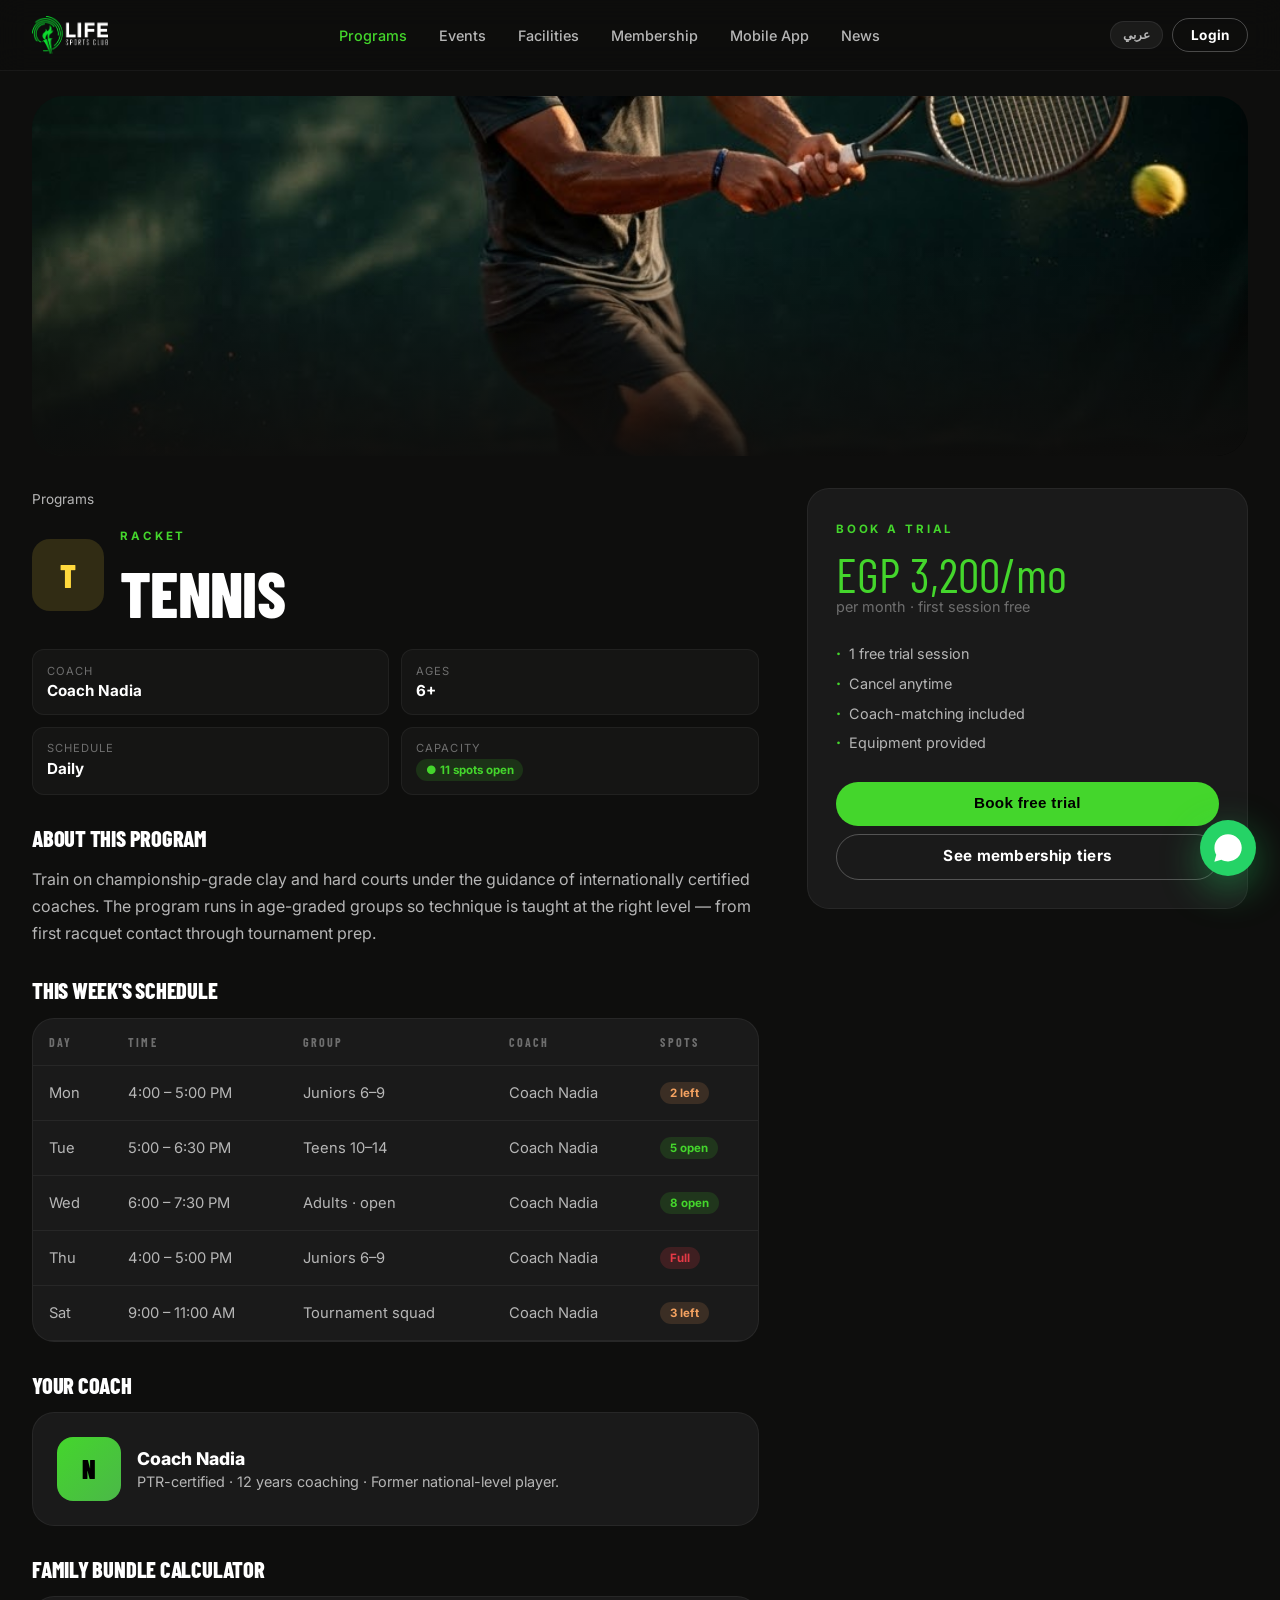
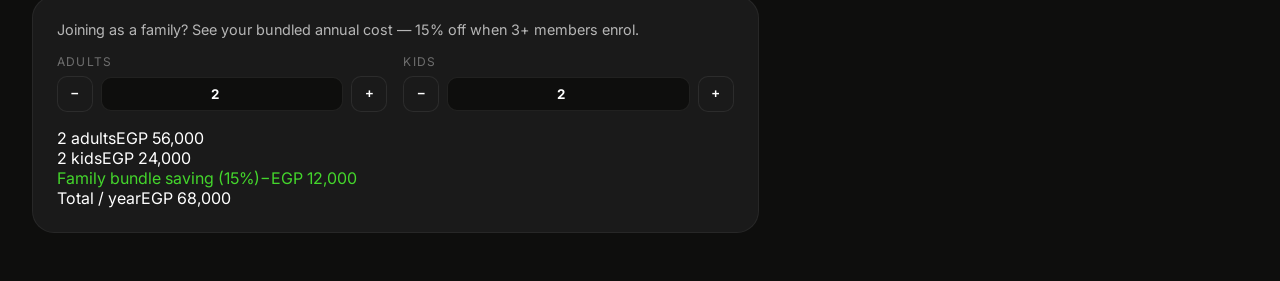
<file: program-detail.html>
<!DOCTYPE html>
<html lang="en" dir="ltr">
<head>
<meta charset="UTF-8" />
<meta name="viewport" content="width=device-width, initial-scale=1" />
<title>Program · Life Sports Club</title>
<link rel="icon" href="assets/logo.png" />
<link rel="preconnect" href="https://fonts.googleapis.com" />
<link rel="preconnect" href="https://fonts.gstatic.com" crossorigin />
<link href="https://fonts.googleapis.com/css2?family=Barlow+Condensed:wght@600;700;800;900&family=Inter:wght@300;400;500;600;700;800&display=swap" rel="stylesheet" />
<link rel="stylesheet" href="styles.css" />
<style>
.detail-hero { padding: 6rem 2rem 3rem; }
.detail-grid { display: grid; grid-template-columns: 1.4fr 0.85fr; gap: 3rem; align-items: start; max-width: 1280px; margin: 0 auto; }
.sport-hero-banner {
  height: 360px; max-width: 1280px; margin: 0 auto 2rem;
  border-radius: var(--radius-xl); overflow: hidden;
  background-size: cover; background-position: center;
  position: relative;
}
.sport-hero-banner::after {
  content: ''; position: absolute; inset: 0;
  background: linear-gradient(180deg, transparent 40%, rgba(14,14,13,0.95) 100%);
}
@media (max-width: 800px) { .sport-hero-banner { height: 220px; } }
@media (max-width: 1000px) { .detail-grid { grid-template-columns: 1fr; } }

.schedule-table { width: 100%; border-collapse: collapse; }
.schedule-table th, .schedule-table td { padding: 1rem; text-align: left; border-bottom: 1px solid rgba(255,255,255,0.06); font-size: 0.92rem; }
.schedule-table th { font-family: var(--font-display); font-size: 0.75rem; letter-spacing: 0.18em; text-transform: uppercase; color: var(--lsc-gray); font-weight: 700; }
.schedule-table td { color: var(--lsc-gray-light); }
.schedule-table tr:hover td { color: var(--lsc-white); background: rgba(255,255,255,0.02); }

.coach-card { padding: 1.5rem; display: flex; gap: 1rem; align-items: center; margin-bottom: 1.5rem; }
.coach-card .av { width: 64px; height: 64px; border-radius: 16px; background: linear-gradient(135deg,var(--lsc-green),var(--lsc-green-dark)); color: black; display: flex; align-items: center; justify-content: center; font-family: var(--font-display); font-weight: 900; font-size: 1.6rem; flex-shrink: 0; }

.calc-card { padding: 1.5rem; }
.calc-row { display: flex; justify-content: space-between; padding: 0.5rem 0; color: var(--lsc-gray-light); font-size: 0.92rem; }
.calc-row.bundle-total { border-top: 1px solid rgba(255,255,255,0.08); padding-top: 1rem; margin-top: 0.5rem; color: var(--lsc-white); font-weight: 700; font-size: 1.1rem; }
.calc-card label { display: block; font-size: 0.75rem; color: var(--lsc-gray); letter-spacing: 0.1em; text-transform: uppercase; margin-bottom: 0.4rem; }
.calc-card input[type=range] { width: 100%; accent-color: var(--lsc-green); }
.calc-card .stepper { display: flex; gap: 0.5rem; align-items: center; }
.calc-card .stepper button { width: 36px; height: 36px; border-radius: 10px; background: var(--lsc-dark-2); border: 1px solid rgba(255,255,255,0.08); color: white; font-weight: 700; cursor: pointer; }
.calc-card .stepper input { flex: 1; background: var(--lsc-dark); border: 1px solid rgba(255,255,255,0.08); color: white; text-align: center; padding: 0.5rem; border-radius: 10px; font-family: inherit; font-weight: 700; }

.book-card { padding: 1.75rem; position: sticky; top: 6rem; }
.book-card .price { font-family: var(--font-display); font-size: 3rem; color: var(--lsc-green); line-height: 1; }
.book-card .price-period { font-size: 0.9rem; color: var(--lsc-gray); }

.facts { display: grid; grid-template-columns: repeat(2, 1fr); gap: 0.75rem; margin: 1.5rem 0; }
.facts .fact { padding: 0.85rem; background: rgba(255,255,255,0.03); border: 1px solid rgba(255,255,255,0.05); border-radius: 12px; }
.facts .fact .l { font-size: 0.7rem; color: var(--lsc-gray); letter-spacing: 0.1em; text-transform: uppercase; }
.facts .fact .v { font-weight: 700; margin-top: 0.2rem; font-size: 0.95rem; }
</style>
</head>
<body>

<nav class="navbar">
  <a class="navbar-logo" href="index.html"><img src="assets/logo.png" alt="LSC" /></a>
  <div class="navbar-links">
        <a href="programs.html" class="active" data-i18n="programs">Programs</a>
    <a href="events.html" data-i18n="events">Events</a>
    <a href="facilities.html" data-i18n="facilities">Facilities</a>
    <a href="membership.html" data-i18n="membership">Membership</a>
    <a href="app.html" data-i18n="mobileApp">Mobile App</a>
    <a href="news.html" data-i18n="news">News</a>
  </div>
  <div class="navbar-actions">
    <button class="chip lang-toggle" onclick="toggleLang()">عربي</button>
    <a class="btn btn-ghost" href="login.html" data-i18n="loginShort">Login</a>
  </div>
</nav>

<section class="detail-hero">
  <!-- Sport hero photo banner (only shows if image exists for this sport) -->
  <div id="sport-hero-banner" class="sport-hero-banner" style="display:none;"></div>

  <div class="detail-grid">
    <div>
      <a href="programs.html" style="color:var(--lsc-gray-light);text-decoration:none;font-size:0.85rem;" data-i18n="programs">All programs</a>
      <div style="display:flex;gap:1rem;align-items:center;margin-top:1rem;">
        <div class="sport-badge lg" id="sport-icon">T</div>
        <div>
          <span class="eyebrow" id="sport-cat">Racket</span>
          <h1 class="display" id="sport-name" style="font-size:clamp(2.5rem,5vw,4rem);margin:0.3rem 0 0;">Tennis</h1>
        </div>
      </div>

      <div class="facts">
        <div class="fact"><div class="l">Coach</div><div class="v" id="f-coach">Coach Nadia</div></div>
        <div class="fact"><div class="l">Ages</div><div class="v" id="f-ages">6+</div></div>
        <div class="fact"><div class="l">Schedule</div><div class="v" id="f-schedule">Daily</div></div>
        <div class="fact"><div class="l">Capacity</div><div class="v" id="f-cap"></div></div>
      </div>

      <h2 style="font-size:1.4rem;margin:2rem 0 1rem;">About this program</h2>
      <p style="color:var(--lsc-gray-light);line-height:1.7;">Train on championship-grade clay and hard courts under the guidance of internationally certified coaches. The program runs in age-graded groups so technique is taught at the right level — from first racquet contact through tournament prep.</p>

      <h2 style="font-size:1.4rem;margin:2rem 0 1rem;">This week's schedule</h2>
      <div class="card">
        <table class="schedule-table">
          <thead><tr><th>Day</th><th>Time</th><th>Group</th><th>Coach</th><th>Spots</th></tr></thead>
          <tbody>
            <tr><td>Mon</td><td>4:00 – 5:00 PM</td><td>Juniors 6–9</td><td id="t-coach1">Coach Nadia</td><td><span class="cap cap-low">2 left</span></td></tr>
            <tr><td>Tue</td><td>5:00 – 6:30 PM</td><td>Teens 10–14</td><td id="t-coach2">Coach Nadia</td><td><span class="cap cap-ok">5 open</span></td></tr>
            <tr><td>Wed</td><td>6:00 – 7:30 PM</td><td>Adults · open</td><td id="t-coach3">Coach Nadia</td><td><span class="cap cap-ok">8 open</span></td></tr>
            <tr><td>Thu</td><td>4:00 – 5:00 PM</td><td>Juniors 6–9</td><td id="t-coach4">Coach Nadia</td><td><span class="cap cap-full">Full</span></td></tr>
            <tr><td>Sat</td><td>9:00 – 11:00 AM</td><td>Tournament squad</td><td id="t-coach5">Coach Nadia</td><td><span class="cap cap-low">3 left</span></td></tr>
          </tbody>
        </table>
      </div>

      <h2 style="font-size:1.4rem;margin:2rem 0 1rem;">Your coach</h2>
      <div class="card coach-card">
        <div class="av" id="c-initial">N</div>
        <div>
          <div style="font-weight:800;font-size:1.1rem;" id="c-name">Coach Nadia</div>
          <div style="color:var(--lsc-gray-light);font-size:0.9rem;margin-top:0.2rem;">PTR-certified · 12 years coaching · Former national-level player.</div>
        </div>
      </div>

      <h2 style="font-size:1.4rem;margin:2rem 0 1rem;">Family bundle calculator</h2>
      <div class="card calc-card">
        <p style="color:var(--lsc-gray-light);font-size:0.9rem;margin:0 0 1rem;">Joining as a family? See your bundled annual cost — 15% off when 3+ members enrol.</p>
        <div style="display:grid;grid-template-columns:1fr 1fr;gap:1rem;">
          <div>
            <label>Adults</label>
            <div class="stepper">
              <button onclick="document.getElementById('adults').value=Math.max(1,+document.getElementById('adults').value-1);calcBundle()">−</button>
              <input type="number" id="adults" value="2" min="1" max="6" onchange="calcBundle()" />
              <button onclick="document.getElementById('adults').value=Math.min(6,+document.getElementById('adults').value+1);calcBundle()">+</button>
            </div>
          </div>
          <div>
            <label>Kids</label>
            <div class="stepper">
              <button onclick="document.getElementById('kids').value=Math.max(0,+document.getElementById('kids').value-1);calcBundle()">−</button>
              <input type="number" id="kids" value="2" min="0" max="6" onchange="calcBundle()" />
              <button onclick="document.getElementById('kids').value=Math.min(6,+document.getElementById('kids').value+1);calcBundle()">+</button>
            </div>
          </div>
        </div>
        <div id="bundleTotal" style="margin-top:1rem;"></div>
      </div>
    </div>

    <!-- Booking sidebar -->
    <div>
      <div class="card book-card">
        <span class="eyebrow">Book a trial</span>
        <div class="price" id="b-price">EGP 3,200</div>
        <div class="price-period" id="b-period">per month · first session free</div>

        <ul style="list-style:none;padding:0;margin:1.5rem 0;">
          <li style="padding:0.4rem 0;color:var(--lsc-gray-light);font-size:0.9rem;display:flex;gap:0.5rem;"><span style="color:var(--lsc-green);font-weight:800;">·</span>1 free trial session</li>
          <li style="padding:0.4rem 0;color:var(--lsc-gray-light);font-size:0.9rem;display:flex;gap:0.5rem;"><span style="color:var(--lsc-green);font-weight:800;">·</span>Cancel anytime</li>
          <li style="padding:0.4rem 0;color:var(--lsc-gray-light);font-size:0.9rem;display:flex;gap:0.5rem;"><span style="color:var(--lsc-green);font-weight:800;">·</span>Coach-matching included</li>
          <li style="padding:0.4rem 0;color:var(--lsc-gray-light);font-size:0.9rem;display:flex;gap:0.5rem;"><span style="color:var(--lsc-green);font-weight:800;">·</span>Equipment provided</li>
        </ul>

        <button class="btn btn-primary" style="width:100%;" onclick="toast('Trial booked. Check your WhatsApp.');">Book free trial</button>
        <a class="btn btn-ghost" href="membership.html" style="width:100%;justify-content:center;margin-top:0.5rem;">See membership tiers</a>
      </div>
    </div>
  </div>
</section>

<a class="wa-widget" href="https://wa.me/201000000000" title="WhatsApp" aria-label="WhatsApp">
  <svg width="28" height="28" viewBox="0 0 32 32" fill="currentColor"><path d="M16 .4C7.4.4.5 7.3.5 15.9c0 2.8.7 5.5 2.1 7.9L.4 31.6l8-2.1c2.3 1.3 4.9 1.9 7.6 1.9h.1c8.6 0 15.6-6.9 15.6-15.6S24.6.4 16 .4z"/></svg>
</a>

<script src="data.js"></script>
<script src="app.js"></script>
<script src="tour.js"></script>
<script>
// Pull sport from query string, fallback tennis
const params = new URLSearchParams(location.search);
const sportId = params.get('sport') || 'tennis';
const sport = window.LSC.sports.find(s => s.id === sportId) || window.LSC.sports[1];

// Wire hero photo if available for this sport
const sportImgMap = {
  football: 'sport-football.jpg',
  tennis: 'sport-tennis.jpg',
  swimming: 'sport-swimming.jpg',
  basketball: 'sport-basketball.jpg',
  padel: 'sport-padel.jpg',
  squash: 'sport-squash.jpg',
  gym: 'sport-gym.jpg',
  crossfit: 'sport-crossfit.jpg',
  karate: 'sport-karate.jpg',
  taekwondo: 'sport-taekwondo.jpg',
  judo: 'sport-judo.jpg',
  gymnastics: 'sport-gymnastics.jpg',
  ballet: 'sport-ballet.jpg',
  horseback: 'sport-equestrian.jpg',
  volleyball: 'sport-volleyball.jpg',
  handball: 'sport-handball.jpg',
  cycling: 'sport-cycling.jpg',
  yoga: 'sport-yoga.jpg',
  chess: 'sport-chess.jpg',
  stem: 'sport-stem.jpg',
};
if (sportImgMap[sport.id]) {
  const banner = document.getElementById('sport-hero-banner');
  banner.style.display = 'block';
  banner.style.backgroundImage = `url('assets/${sportImgMap[sport.id]}')`;
}

const icon = document.getElementById('sport-icon');
icon.textContent = sport.initial;
icon.style.background = sport.color + '25';
icon.style.color = sport.color;

document.getElementById('sport-cat').textContent = sport.cat[0].toUpperCase() + sport.cat.slice(1);
document.getElementById('sport-name').textContent = sport.name;
document.getElementById('f-coach').textContent = sport.coach;
document.getElementById('f-ages').textContent = sport.ages;
document.getElementById('f-schedule').textContent = sport.schedule;
document.getElementById('f-cap').innerHTML = capPill(sport.spots);
document.getElementById('b-price').textContent = sport.price.split(' ').slice(0,2).join(' ');
document.getElementById('b-period').textContent = sport.price.includes('/mo') ? 'per month · first session free' : 'first session free';
document.getElementById('c-name').textContent = sport.coach;
document.getElementById('c-initial').textContent = sport.coach.split(' ').slice(-1)[0][0];
['t-coach1','t-coach2','t-coach3','t-coach4','t-coach5'].forEach(id => document.getElementById(id).textContent = sport.coach);

calcBundle();
</script>
</body>
</html>
</file>
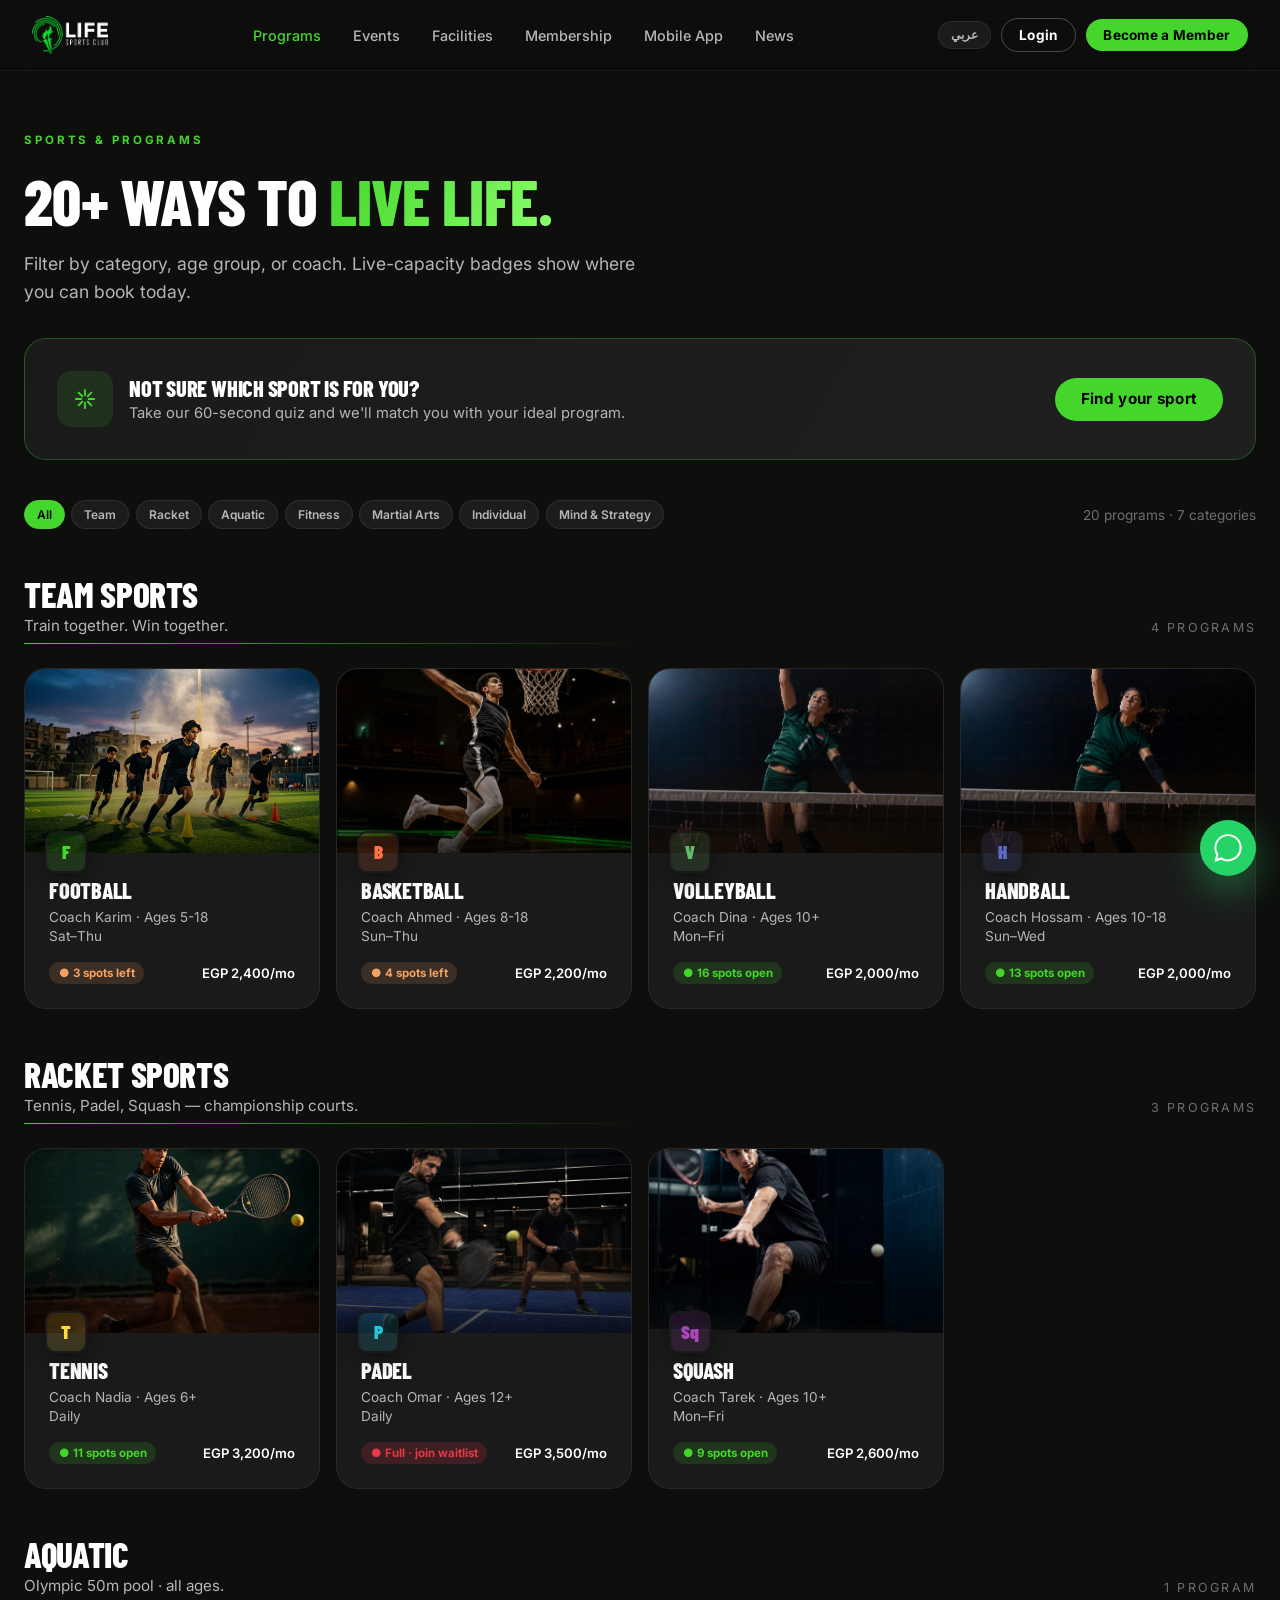
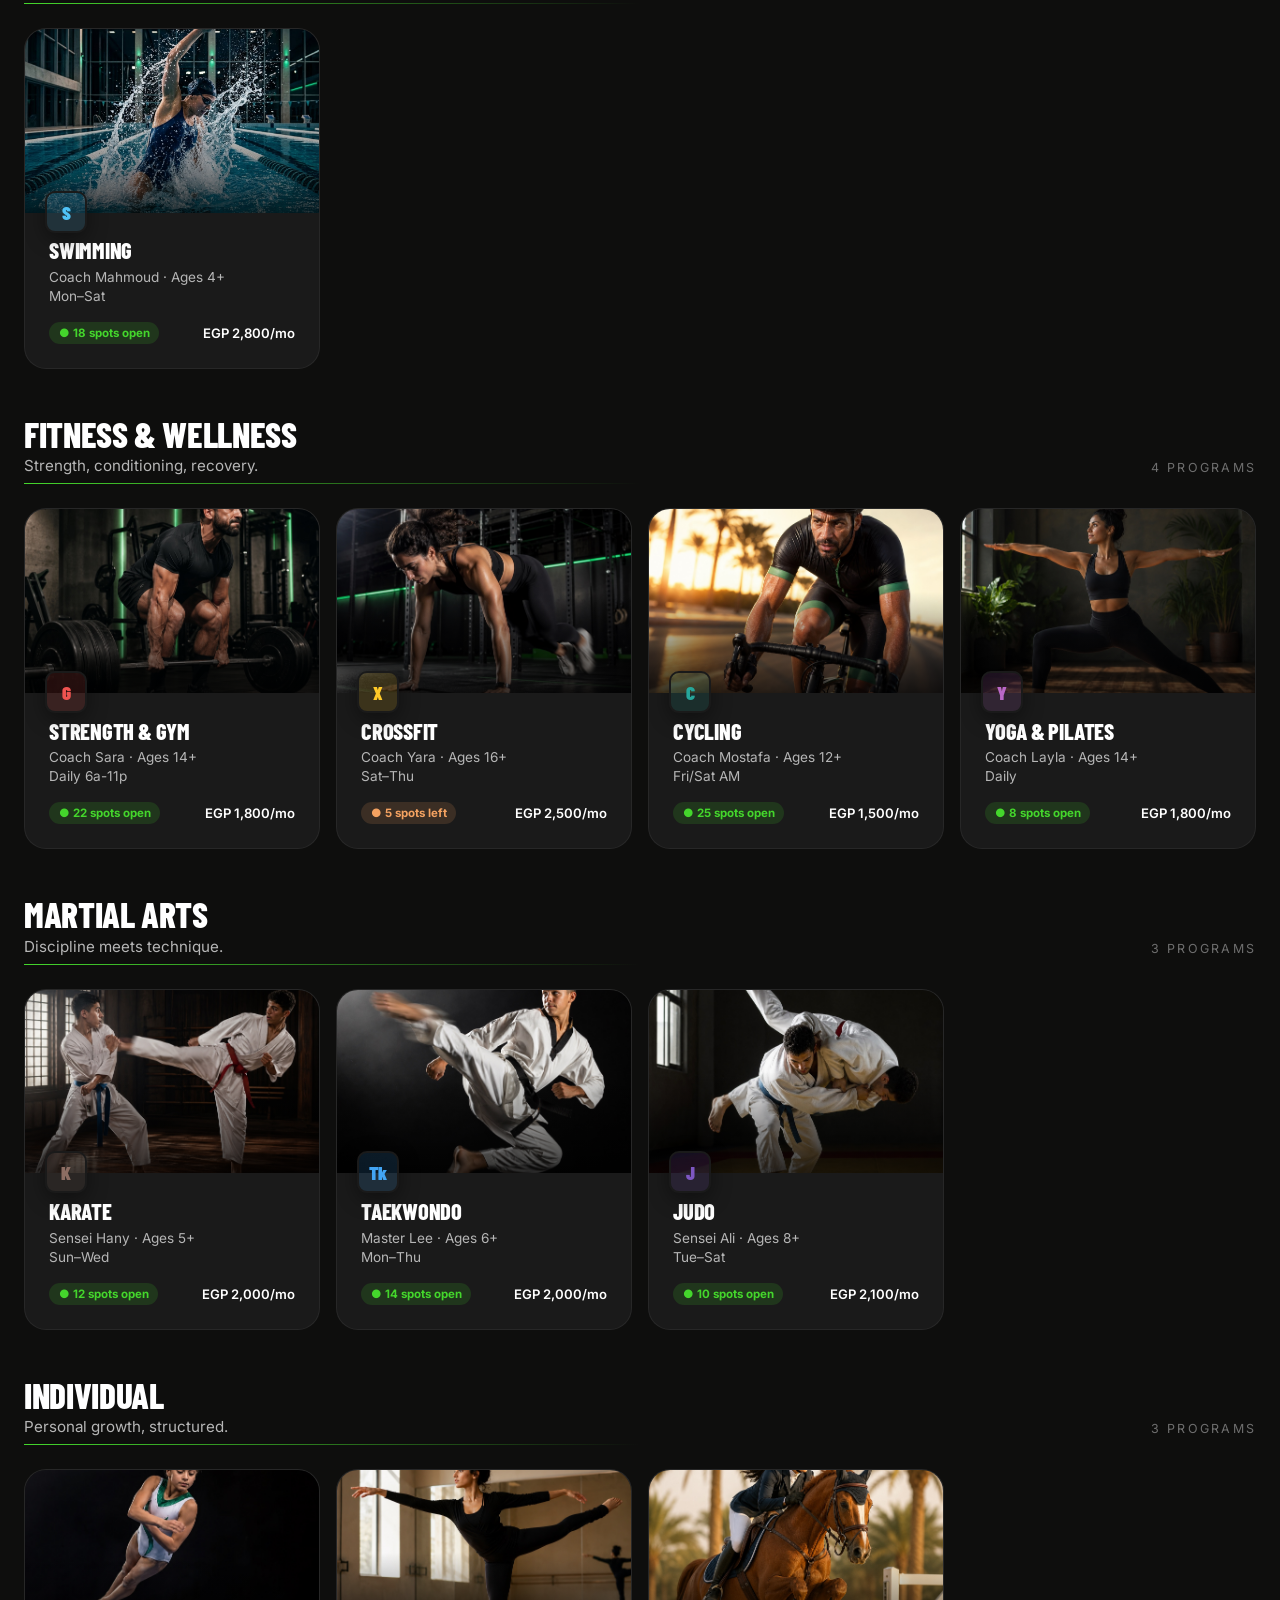
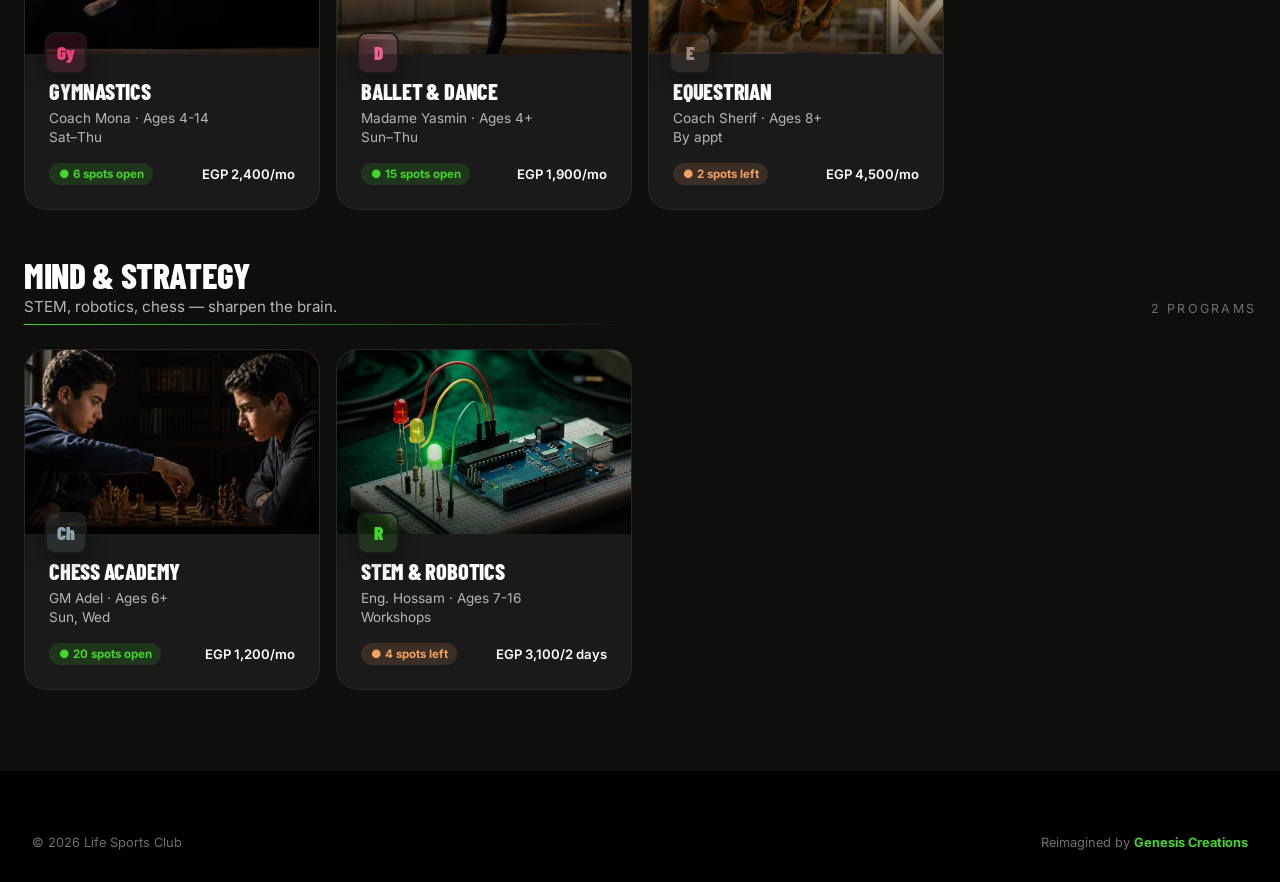
<file: programs.html>
<!DOCTYPE html>
<html lang="en" dir="ltr">
<head>
<meta charset="UTF-8" />
<meta name="viewport" content="width=device-width, initial-scale=1" />
<title>Sports &amp; Programs · 20+ disciplines · Life Sports Club</title>
<link rel="icon" href="assets/logo.png" />
<link rel="preconnect" href="https://fonts.googleapis.com" />
<link rel="preconnect" href="https://fonts.gstatic.com" crossorigin />
<link href="https://fonts.googleapis.com/css2?family=Barlow+Condensed:wght@600;700;800;900&family=Inter:wght@300;400;500;600;700;800&display=swap" rel="stylesheet" />
<link rel="stylesheet" href="styles.css" />
<style>
.programs-grid { display: grid; grid-template-columns: repeat(4, 1fr); gap: 1rem; }
@media (max-width: 1100px) { .programs-grid { grid-template-columns: repeat(3,1fr); } }
@media (max-width: 800px)  { .programs-grid { grid-template-columns: repeat(2,1fr); } }
@media (max-width: 500px)  { .programs-grid { grid-template-columns: 1fr; } }

/* Every sport card now has a top "strip" — either a real photo or a patterned tile */
.sport-card { padding: 0; overflow: hidden; cursor: pointer; }
.sport-card .img-strip {
  aspect-ratio: 1.6;
  background-size: cover; background-position: center;
  position: relative;
  overflow: hidden;
}
.sport-card .img-strip::after { content: ''; position: absolute; inset: 0; background: linear-gradient(180deg, transparent 45%, rgba(0,0,0,0.75) 100%); }
.sport-card .body { padding: 1.25rem 1.5rem 1.5rem; position: relative; }
.sport-card .floating-badge { position: absolute; top: -22px; left: 1.25rem; box-shadow: 0 6px 20px rgba(0,0,0,0.4); border: 2px solid var(--lsc-dark-2); }
.sport-card h3 { font-family: var(--font-display); font-size: 1.4rem; margin: 0.4rem 0 0.4rem; }
.sport-card p { color: var(--lsc-gray-light); font-size: 0.85rem; margin: 0 0 1rem; line-height: 1.4; }
.sport-card .meta { display: flex; justify-content: space-between; align-items: center; }

/* Patterned tile for sports without photo: massive initial behind, sport-themed colored glow */
.tile-art {
  position: absolute; inset: 0;
  display: flex; align-items: center; justify-content: center;
  font-family: var(--font-display); font-weight: 900;
  font-size: clamp(5rem, 9vw, 8rem); line-height: 1;
  color: rgba(255,255,255,0.85);
  letter-spacing: -0.05em;
  text-shadow: 0 6px 20px rgba(0,0,0,0.4);
  z-index: 1;
}
.tile-art-bg {
  position: absolute; inset: 0; z-index: 0;
  background-image:
    radial-gradient(circle at 25% 30%, var(--c1, rgba(68,214,44,0.45)), transparent 55%),
    radial-gradient(circle at 75% 70%, var(--c2, rgba(68,214,44,0.2)), transparent 60%),
    repeating-linear-gradient(45deg, rgba(255,255,255,0.025) 0 2px, transparent 2px 18px);
  background-color: #151515;
}
.tile-name {
  position: absolute; bottom: 0.85rem; left: 1rem; right: 1rem;
  z-index: 2;
  font-family: var(--font-body); font-size: 0.65rem;
  color: rgba(255,255,255,0.85); letter-spacing: 0.25em; font-weight: 700;
  text-transform: uppercase;
}

/* Category sections */
.cat-head { display: flex; justify-content: space-between; align-items: end; margin: 3rem 0 0.5rem; flex-wrap: wrap; gap: 1rem; }
.cat-head h2 { font-family: var(--font-display); font-size: clamp(1.5rem,3vw,2.2rem); margin: 0; }
.cat-head .cat-meta { font-size: 0.78rem; color: var(--lsc-gray); letter-spacing: 0.18em; text-transform: uppercase; }
.cat-divider { height: 1px; background: linear-gradient(90deg, var(--lsc-green) 0%, transparent 50%); margin-bottom: 1.5rem; }
.filter-bar { display: flex; gap: 0.5rem; flex-wrap: wrap; margin-bottom: 2rem; align-items: center; justify-content: space-between; }
.quiz-cta {
  display: flex; gap: 1rem; align-items: center; padding: 2rem; margin-bottom: 2.5rem;
  background: linear-gradient(120deg, var(--lsc-dark-2), #1f1f1f);
  border: 1px solid rgba(68,214,44,0.3); border-radius: var(--radius-lg);
  flex-wrap: wrap;
}
.quiz-cta .quiz-icon { width: 56px; height: 56px; border-radius: 14px; background: rgba(68,214,44,0.12); color: var(--lsc-green); display: flex; align-items: center; justify-content: center; font-size: 1.4rem; }
.quiz-cta div.copy { flex: 1; min-width: 220px; }
.quiz-cta h3 { margin: 0; font-size: 1.4rem; }
.quiz-cta p { margin: 0.3rem 0 0; color: var(--lsc-gray-light); font-size: 0.92rem; }
</style>
</head>
<body>

<nav class="navbar">
  <a class="navbar-logo" href="index.html"><img src="assets/logo.png" alt="LSC" /></a>
  <div class="navbar-links">
        <a href="programs.html" class="active" data-i18n="programs">Programs</a>
    <a href="events.html" data-i18n="events">Events</a>
    <a href="facilities.html" data-i18n="facilities">Facilities</a>
    <a href="membership.html" data-i18n="membership">Membership</a>
    <a href="app.html" data-i18n="mobileApp">Mobile App</a>
    <a href="news.html" data-i18n="news">News</a>
  </div>
  <div class="navbar-actions">
    <button class="chip lang-toggle" onclick="toggleLang()">عربي</button>
    <a class="btn btn-ghost" href="login.html" data-i18n="loginShort">Login</a>
    <a class="btn btn-primary" href="membership.html" data-i18n="join">Become a Member</a>
  </div>
</nav>

<section class="section" style="padding-top:8rem;">
  <div class="container">
    <span class="eyebrow" data-i18n="programsEyebrow">Sports &amp; Programs</span>
    <h1 class="display" style="font-size:clamp(2.5rem,5vw,4.5rem);margin:0.5rem 0 1rem;" data-i18n="programsTitle">20+ ways to <span class="brand-grad">live life.</span></h1>
    <p style="color:var(--lsc-gray-light);max-width:640px;font-size:1.1rem;line-height:1.6;">Filter by category, age group, or coach. Live-capacity badges show where you can book today.</p>

    <!-- Find your sport quiz CTA -->
    <a href="quiz.html" class="quiz-cta" style="text-decoration:none;color:inherit;margin-top:2rem;">
      <div class="quiz-icon"><span class="icon icon-spark"></span></div>
      <div class="copy">
        <h3>Not sure which sport is for you?</h3>
        <p>Take our 60-second quiz and we'll match you with your ideal program.</p>
      </div>
      <span class="btn btn-primary">Find your sport</span>
    </a>

    <!-- Filter bar -->
    <div class="filter-bar">
      <div style="display:flex;gap:0.4rem;flex-wrap:wrap;">
        <span class="chip active" data-cat="all" onclick="filterPrograms('all', event)">All</span>
        <span class="chip" data-cat="team" onclick="filterPrograms('team', event)">Team</span>
        <span class="chip" data-cat="racket" onclick="filterPrograms('racket', event)">Racket</span>
        <span class="chip" data-cat="aquatic" onclick="filterPrograms('aquatic', event)">Aquatic</span>
        <span class="chip" data-cat="fitness" onclick="filterPrograms('fitness', event)">Fitness</span>
        <span class="chip" data-cat="martial" onclick="filterPrograms('martial', event)">Martial Arts</span>
        <span class="chip" data-cat="individual" onclick="filterPrograms('individual', event)">Individual</span>
        <span class="chip" data-cat="mind" onclick="filterPrograms('mind', event)">Mind &amp; Strategy</span>
      </div>
      <div style="color:var(--lsc-gray);font-size:0.85rem;" id="count"></div>
    </div>

    <!-- All programs grouped by category -->
    <div id="grid"></div>
  </div>
</section>

<a class="wa-widget" href="https://wa.me/201000000000" title="WhatsApp" aria-label="WhatsApp">
  <svg width="28" height="28" viewBox="0 0 32 32" fill="currentColor"><path d="M16 .4C7.4.4.5 7.3.5 15.9c0 2.8.7 5.5 2.1 7.9L.4 31.6l8-2.1c2.3 1.3 4.9 1.9 7.6 1.9h.1c8.6 0 15.6-6.9 15.6-15.6S24.6.4 16 .4zm0 28.5c-2.4 0-4.7-.7-6.7-1.9l-.5-.3-5 1.3 1.3-4.9-.3-.5c-1.4-2.1-2.1-4.6-2.1-7.1 0-7.3 6-13.3 13.3-13.3 3.6 0 6.9 1.4 9.4 3.9 2.5 2.5 3.9 5.9 3.9 9.4 0 7.4-6 13.4-13.3 13.4z"/></svg>
</a>

<footer class="footer">
  <div class="footer-bottom" style="border:none;margin:0;padding:0;">
    <span>© 2026 Life Sports Club</span>
    <span>Reimagined by <strong style="color:var(--lsc-green)">Genesis Creations</strong></span>
  </div>
</footer>

<script src="data.js"></script>
<script src="app.js"></script>
<script src="tour.js"></script>
<script>
(function(){
  const grid = document.getElementById('grid');

  // All 20 sports now have dedicated photos (4 originals as .jpg, 16 ChatGPT-generated as .png)
  const imgMap = {
    football:    'sport-football.jpg',
    tennis:      'sport-tennis.jpg',
    swimming:    'sport-swimming.jpg',
    basketball:  'sport-basketball.jpg',
    padel:       'sport-padel.jpg',
    squash:      'sport-squash.jpg',
    gym:         'sport-gym.jpg',
    crossfit:    'sport-crossfit.jpg',
    karate:      'sport-karate.jpg',
    taekwondo:   'sport-taekwondo.jpg',
    judo:        'sport-judo.jpg',
    gymnastics:  'sport-gymnastics.jpg',
    ballet:      'sport-ballet.jpg',
    horseback:   'sport-equestrian.jpg',
    volleyball:  'sport-volleyball.jpg',
    handball:    'sport-handball.jpg',
    cycling:     'sport-cycling.jpg',
    yoga:        'sport-yoga.jpg',
    chess:       'sport-chess.jpg',
    stem:        'sport-stem.jpg',
  };
  const fallbackImgMap = {}; // no longer needed — every sport has a real photo

  // Categories displayed in this exact order with proper labels
  const CATEGORIES = [
    { id: 'team',       label: 'Team Sports',       sub: 'Train together. Win together.' },
    { id: 'racket',     label: 'Racket Sports',     sub: 'Tennis, Padel, Squash — championship courts.' },
    { id: 'aquatic',    label: 'Aquatic',           sub: 'Olympic 50m pool · all ages.' },
    { id: 'fitness',    label: 'Fitness & Wellness', sub: 'Strength, conditioning, recovery.' },
    { id: 'martial',    label: 'Martial Arts',      sub: 'Discipline meets technique.' },
    { id: 'individual', label: 'Individual',        sub: 'Personal growth, structured.' },
    { id: 'mind',       label: 'Mind & Strategy',   sub: 'STEM, robotics, chess — sharpen the brain.' },
  ];

  // Render a single sport card — photo OR patterned tile
  function renderCard(s) {
    let strip;
    if (imgMap[s.id]) {
      strip = `<div class="img-strip" style="background-image:url('assets/${imgMap[s.id]}');"></div>`;
    } else if (fallbackImgMap[s.id]) {
      strip = `<div class="img-strip" style="background-image:url('assets/${fallbackImgMap[s.id]}');"></div>`;
    } else {
      // Patterned tile — uses the sport's brand color for the radial glow
      const c = s.color;
      const c1 = c + '70'; // ~44% alpha hex append
      const c2 = c + '30';
      strip = `
        <div class="img-strip">
          <div class="tile-art-bg" style="--c1:${c1};--c2:${c2};"></div>
          <div class="tile-art" style="color:${c}AA;">${s.initial}</div>
          <div class="tile-name">${s.name}</div>
        </div>`;
    }
    return `
      <a href="program-detail.html?sport=${s.id}" class="card sport-card" data-sport-cat="${s.cat}" style="text-decoration:none;color:inherit;">
        ${strip}
        <div class="body">
          <div class="sport-badge sm floating-badge" style="background:${s.color}25;color:${s.color};">${s.initial}</div>
          <h3>${s.name}</h3>
          <p>${s.coach} · Ages ${s.ages}<br/>${s.schedule}</p>
          <div class="meta">
            ${capPill(s.spots)}
            <span style="color:var(--lsc-white);font-weight:600;font-size:0.82rem;">${s.price}</span>
          </div>
        </div>
      </a>`;
  }

  // Render category sections
  let html = '';
  CATEGORIES.forEach(cat => {
    const sports = window.LSC.sports.filter(s => s.cat === cat.id);
    if (!sports.length) return;
    html += `
      <section class="cat-section" data-cat-section="${cat.id}">
        <div class="cat-head">
          <div>
            <h2>${cat.label}</h2>
            <p style="color:var(--lsc-gray-light);font-size:0.95rem;margin:0.25rem 0 0;">${cat.sub}</p>
          </div>
          <span class="cat-meta">${sports.length} program${sports.length>1?'s':''}</span>
        </div>
        <div class="cat-divider"></div>
        <div class="programs-grid">
          ${sports.map(renderCard).join('')}
        </div>
      </section>`;
  });
  grid.innerHTML = html;

  document.getElementById('count').textContent = `${window.LSC.sports.length} programs · ${CATEGORIES.length} categories`;
})();

// Override filterPrograms to filter by category section, not just card visibility
function filterPrograms(category, ev) {
  document.querySelectorAll('.chip[data-cat]').forEach(c => c.classList.remove('active'));
  if (ev) ev.currentTarget.classList.add('active');
  document.querySelectorAll('[data-cat-section]').forEach(sec => {
    const id = sec.getAttribute('data-cat-section');
    sec.style.display = (category === 'all' || id === category) ? '' : 'none';
  });
}
</script>
</body>
</html>
</file>
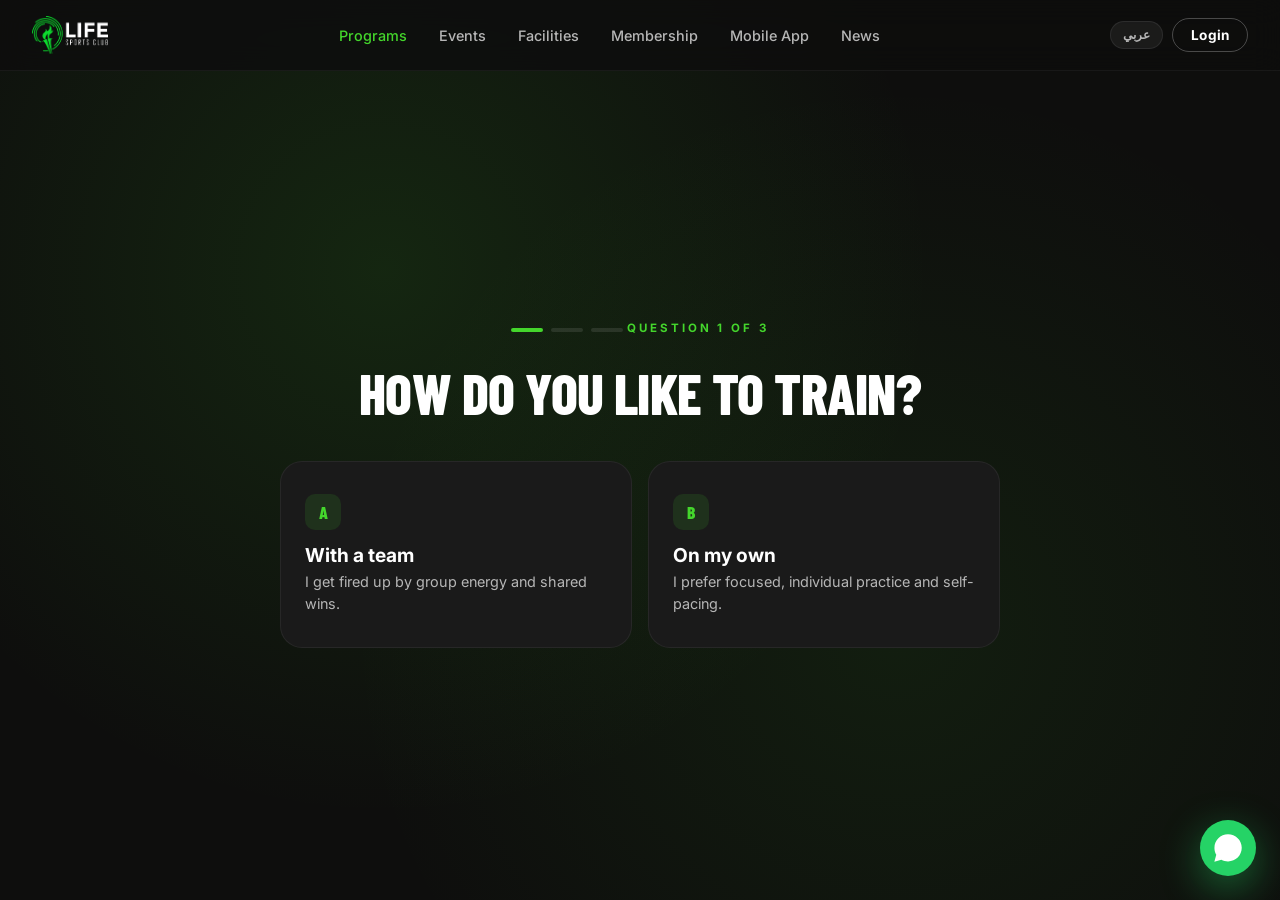
<file: quiz.html>
<!DOCTYPE html>
<html lang="en" dir="ltr">
<head>
<meta charset="UTF-8" />
<meta name="viewport" content="width=device-width, initial-scale=1" />
<title>Find your sport · 60-second quiz · Life Sports Club</title>
<link rel="icon" href="assets/logo.png" />
<link rel="preconnect" href="https://fonts.googleapis.com" />
<link rel="preconnect" href="https://fonts.gstatic.com" crossorigin />
<link href="https://fonts.googleapis.com/css2?family=Barlow+Condensed:wght@600;700;800;900&family=Inter:wght@300;400;500;600;700;800&display=swap" rel="stylesheet" />
<link rel="stylesheet" href="styles.css" />
<style>
.quiz-stage {
  min-height: 100vh; padding: 8rem 2rem 4rem;
  display: flex; align-items: center; justify-content: center;
  background:
    radial-gradient(circle at 30% 30%, rgba(68,214,44,0.12), transparent 50%),
    radial-gradient(circle at 70% 70%, rgba(68,214,44,0.08), transparent 50%),
    var(--lsc-dark);
}
.quiz-card { max-width: 720px; width: 100%; text-align: center; }
.quiz-step h2 { font-size: clamp(2rem, 4.5vw, 3.5rem); margin: 1rem 0 2.5rem; }
.quiz-options { display: grid; grid-template-columns: 1fr 1fr; gap: 1rem; }
@media (max-width: 600px) { .quiz-options { grid-template-columns: 1fr; } }
.opt {
  padding: 2rem 1.5rem; border-radius: var(--radius-lg);
  background: var(--lsc-dark-2); border: 1.5px solid rgba(255,255,255,0.06);
  cursor: pointer; transition: all 0.18s ease;
  text-align: left;
}
.opt:hover { border-color: var(--lsc-green); background: rgba(68,214,44,0.05); transform: translateY(-3px); }
.opt .opt-letter {
  width: 36px; height: 36px; border-radius: 10px; background: rgba(68,214,44,0.12); color: var(--lsc-green);
  display: inline-flex; align-items: center; justify-content: center; font-family: var(--font-display); font-weight: 800; font-size: 1.1rem;
  margin-bottom: 1rem;
}
.opt h3 { margin: 0 0 0.4rem; font-size: 1.2rem; font-family: var(--font-body); font-weight: 700; text-transform: none; letter-spacing: 0; }
.opt p { margin: 0; color: var(--lsc-gray-light); font-size: 0.9rem; line-height: 1.5; }
.progress-pips { display: inline-flex; gap: 8px; margin-bottom: 1rem; }
.progress-pips .pip { width: 32px; height: 4px; border-radius: 2px; background: rgba(255,255,255,0.1); }
.progress-pips .pip.done { background: var(--lsc-green); }
</style>
</head>
<body>

<nav class="navbar">
  <a class="navbar-logo" href="index.html"><img src="assets/logo.png" alt="LSC" /></a>
  <div class="navbar-links">
        <a href="programs.html" class="active" data-i18n="programs">Programs</a>
    <a href="events.html" data-i18n="events">Events</a>
    <a href="facilities.html" data-i18n="facilities">Facilities</a>
    <a href="membership.html" data-i18n="membership">Membership</a>
    <a href="app.html" data-i18n="mobileApp">Mobile App</a>
    <a href="news.html" data-i18n="news">News</a>
  </div>
  <div class="navbar-actions">
    <button class="chip lang-toggle" onclick="toggleLang()">عربي</button>
    <a class="btn btn-ghost" href="login.html" data-i18n="loginShort">Login</a>
  </div>
</nav>

<section class="quiz-stage">
  <div class="quiz-card">

    <!-- Step 1 -->
    <div class="quiz-step" id="quiz-step-1">
      <div class="progress-pips"><span class="pip done"></span><span class="pip"></span><span class="pip"></span></div>
      <span class="eyebrow">Question 1 of 3</span>
      <h2>How do you like to train?</h2>
      <div class="quiz-options">
        <div class="opt" onclick="quizAnswer('energy','team')">
          <div class="opt-letter">A</div>
          <h3>With a team</h3>
          <p>I get fired up by group energy and shared wins.</p>
        </div>
        <div class="opt" onclick="quizAnswer('energy','solo')">
          <div class="opt-letter">B</div>
          <h3>On my own</h3>
          <p>I prefer focused, individual practice and self-pacing.</p>
        </div>
      </div>
    </div>

    <!-- Step 2 -->
    <div class="quiz-step" id="quiz-step-2" style="display:none;">
      <div class="progress-pips"><span class="pip done"></span><span class="pip done"></span><span class="pip"></span></div>
      <span class="eyebrow">Question 2 of 3</span>
      <h2>Indoor, outdoor, or in the water?</h2>
      <div class="quiz-options" style="grid-template-columns:repeat(3,1fr);">
        <div class="opt" onclick="quizAnswer('indoor','outdoor')">
          <div class="opt-letter">A</div>
          <h3>Outdoor</h3>
          <p>Sun, grass, courts.</p>
        </div>
        <div class="opt" onclick="quizAnswer('indoor','indoor')">
          <div class="opt-letter">B</div>
          <h3>Indoor</h3>
          <p>Climate-controlled, year-round.</p>
        </div>
        <div class="opt" onclick="quizAnswer('indoor','aquatic')">
          <div class="opt-letter">C</div>
          <h3>Aquatic</h3>
          <p>Pool sports for me.</p>
        </div>
      </div>
    </div>

    <!-- Step 3 -->
    <div class="quiz-step" id="quiz-step-3" style="display:none;">
      <div class="progress-pips"><span class="pip done"></span><span class="pip done"></span><span class="pip done"></span></div>
      <span class="eyebrow">Question 3 of 3</span>
      <h2>Pick your intensity.</h2>
      <div class="quiz-options">
        <div class="opt" onclick="quizAnswer('intensity','high')">
          <div class="opt-letter">A</div>
          <h3>High intensity</h3>
          <p>Push hard, sweat hard, recover hard.</p>
        </div>
        <div class="opt" onclick="quizAnswer('intensity','low')">
          <div class="opt-letter">B</div>
          <h3>Mindful &amp; balanced</h3>
          <p>Strength, flexibility, breath.</p>
        </div>
      </div>
    </div>

    <!-- Result -->
    <div id="quiz-result" style="display:none;"></div>
  </div>
</section>

<a class="wa-widget" href="https://wa.me/201000000000" title="WhatsApp" aria-label="WhatsApp">
  <svg width="28" height="28" viewBox="0 0 32 32" fill="currentColor"><path d="M16 .4C7.4.4.5 7.3.5 15.9c0 2.8.7 5.5 2.1 7.9L.4 31.6l8-2.1c2.3 1.3 4.9 1.9 7.6 1.9h.1c8.6 0 15.6-6.9 15.6-15.6S24.6.4 16 .4z"/></svg>
</a>

<script src="data.js"></script>
<script src="app.js"></script>
<script src="tour.js"></script>
</body>
</html>
</file>
<file: styles.css>
/* ==========================================================================
   LSC Demo — Brand Tokens & Global Styles
   Brand: dark surfaces + neon green (#44D62C) accent
   ========================================================================== */

:root {
  --lsc-green: #44D62C;
  --lsc-green-dark: #4BB848;
  --lsc-green-glow: rgba(68, 214, 44, 0.35);
  --lsc-black: #000000;
  --lsc-dark: #0E0E0D;
  --lsc-dark-2: #1A1A1A;
  --lsc-dark-3: #242424;
  --lsc-gray: #6E6E6E;
  --lsc-gray-light: #B6B6B6;
  --lsc-light: #F2F2F2;
  --lsc-white: #FFFFFF;

  --lsc-red: #E63946;
  --lsc-amber: #F4A261;

  --font-display: 'Barlow Condensed', 'Inter', system-ui, sans-serif;
  --font-body: 'Inter', system-ui, sans-serif;

  --radius-sm: 8px;
  --radius-md: 14px;
  --radius-lg: 22px;
  --radius-xl: 32px;
}

* { box-sizing: border-box; }

html, body {
  margin: 0;
  padding: 0;
  background: var(--lsc-dark);
  color: var(--lsc-white);
  font-family: var(--font-body);
  -webkit-font-smoothing: antialiased;
  scroll-behavior: smooth;
}

h1, h2, h3, h4, .display {
  font-family: var(--font-display);
  font-weight: 800;
  letter-spacing: -0.01em;
  line-height: 1;
  text-transform: uppercase;
}

.brand-grad {
  background: linear-gradient(120deg, var(--lsc-green) 0%, #8AFF6B 100%);
  -webkit-background-clip: text;
  background-clip: text;
  color: transparent;
}

.glow {
  box-shadow: 0 0 0 1px var(--lsc-green), 0 0 24px var(--lsc-green-glow);
}

.btn {
  display: inline-flex;
  align-items: center;
  justify-content: center;
  gap: 0.5rem;
  padding: 0.85rem 1.6rem;
  border-radius: 999px;
  font-weight: 700;
  font-size: 0.95rem;
  letter-spacing: 0.02em;
  text-decoration: none;
  cursor: pointer;
  border: none;
  white-space: nowrap;
  line-height: 1.1;
  transition: transform 0.15s ease, box-shadow 0.15s ease, background 0.15s ease;
}
/* Compact buttons inside the top navbar */
.navbar .btn { padding: 0.55rem 1.1rem; font-size: 0.85rem; }
.btn-primary { background: var(--lsc-green); color: var(--lsc-black); }
.btn-primary:hover { transform: translateY(-2px); box-shadow: 0 10px 30px var(--lsc-green-glow); }
.btn-ghost { background: transparent; color: var(--lsc-white); border: 1.5px solid rgba(255,255,255,0.25); }
.btn-ghost:hover { border-color: var(--lsc-green); color: var(--lsc-green); }
.btn-dark { background: var(--lsc-dark-2); color: var(--lsc-white); }

.chip {
  display: inline-flex;
  align-items: center;
  gap: 0.4rem;
  padding: 0.35rem 0.75rem;
  border-radius: 999px;
  font-size: 0.75rem;
  font-weight: 600;
  background: rgba(255,255,255,0.06);
  color: var(--lsc-gray-light);
  border: 1px solid rgba(255,255,255,0.08);
  cursor: pointer;
  transition: all 0.15s ease;
}
.chip:hover, .chip.active {
  background: var(--lsc-green);
  color: var(--lsc-black);
  border-color: var(--lsc-green);
}

.card {
  background: var(--lsc-dark-2);
  border: 1px solid rgba(255,255,255,0.06);
  border-radius: var(--radius-lg);
  overflow: hidden;
  transition: transform 0.2s ease, border-color 0.2s ease;
}
.card:hover { transform: translateY(-4px); border-color: rgba(68,214,44,0.35); }

.section { padding: 5rem 1.5rem; }
.container { max-width: 1280px; margin: 0 auto; }

.eyebrow {
  display: inline-block;
  font-size: 0.72rem;
  font-weight: 700;
  letter-spacing: 0.25em;
  text-transform: uppercase;
  color: var(--lsc-green);
  margin-bottom: 0.85rem;
}

.divider {
  width: 48px; height: 3px;
  background: var(--lsc-green);
  margin: 1rem 0 1.5rem;
}

/* Navbar */
.navbar {
  position: fixed; top: 0; left: 0; right: 0; z-index: 50;
  display: flex; align-items: center; justify-content: space-between;
  padding: 1rem 2rem;
  background: rgba(14,14,13,0.85);
  backdrop-filter: blur(14px);
  border-bottom: 1px solid rgba(255,255,255,0.05);
}
.navbar-logo { display: flex; align-items: center; gap: 0.7rem; text-decoration: none; color: white; }
.navbar-logo img { height: 38px; width: auto; }
.navbar-logo .wordmark {
  font-family: var(--font-display); font-weight: 900; font-size: 1.1rem;
  letter-spacing: 0.04em; line-height: 1;
}
.navbar-logo .wordmark span { color: var(--lsc-green); }
.navbar-links { display: flex; gap: 2rem; align-items: center; }
.navbar-links a {
  color: var(--lsc-gray-light); text-decoration: none; font-size: 0.9rem;
  font-weight: 500; transition: color 0.15s;
}
.navbar-links a:hover, .navbar-links a.active { color: var(--lsc-green); }
.navbar-actions { display: flex; gap: 0.6rem; align-items: center; }

/* Hero */
.hero {
  min-height: 92vh;
  position: relative;
  display: flex; align-items: center;
  padding: 8rem 2rem 4rem;
  background: var(--lsc-dark);
  overflow: hidden;
  isolation: isolate;
}
/* Full-bleed photo backdrop fills the entire hero. Subtle vignette + dark gradient keeps text legible. */
.hero::before {
  content: ''; position: absolute; inset: 0;
  background:
    linear-gradient(90deg, rgba(14,14,13,0.95) 0%, rgba(14,14,13,0.75) 35%, rgba(14,14,13,0.45) 65%, rgba(14,14,13,0.65) 100%),
    var(--hero-bg, none);
  background-size: cover;
  background-position: center right;
  z-index: 0;
}
.hero::after {
  content: ''; position: absolute; inset: 0; z-index: 0;
  background:
    radial-gradient(circle at 70% 60%, rgba(68,214,44,0.15), transparent 55%),
    linear-gradient(rgba(255,255,255,0.02) 1px, transparent 1px),
    linear-gradient(90deg, rgba(255,255,255,0.02) 1px, transparent 1px);
  background-size: auto, 60px 60px, 60px 60px;
  pointer-events: none;
  mask-image: radial-gradient(ellipse at left, transparent 20%, black 70%);
}
.hero-inner {
  position: relative; z-index: 2;
  max-width: 1280px; margin: 0 auto;
  display: grid; grid-template-columns: 1.1fr 0.9fr; gap: 4rem; align-items: center;
  width: 100%;
}
.hero h1 {
  font-size: clamp(3rem, 7vw, 6.5rem);
  margin: 0 0 1rem;
}
.hero p.lead {
  font-size: 1.15rem; color: var(--lsc-gray-light); line-height: 1.6; max-width: 540px;
}

/* Stats strip */
.stats-strip {
  display: grid; grid-template-columns: repeat(4, 1fr); gap: 2rem;
  padding: 2.5rem 0; border-top: 1px solid rgba(255,255,255,0.07);
}
.stat .num {
  font-family: var(--font-display); font-size: 3rem; font-weight: 900;
  color: var(--lsc-green); line-height: 1;
}
.stat .label { font-size: 0.78rem; letter-spacing: 0.18em; text-transform: uppercase; color: var(--lsc-gray); margin-top: 0.4rem; }

/* News ticker */
.ticker {
  display: flex; align-items: center; gap: 1rem;
  padding: 0.85rem 1.5rem;
  background: var(--lsc-green); color: var(--lsc-black);
  font-weight: 600; font-size: 0.9rem;
  overflow: hidden; white-space: nowrap;
}
.ticker .ticker-track {
  display: flex; gap: 3rem;
  animation: ticker 35s linear infinite;
}
@keyframes ticker {
  0% { transform: translateX(0); }
  100% { transform: translateX(-50%); }
}

/* WhatsApp widget */
.wa-widget {
  position: fixed; bottom: 1.5rem; right: 1.5rem; z-index: 60;
  width: 56px; height: 56px; border-radius: 50%;
  background: #25D366; color: white;
  display: flex; align-items: center; justify-content: center;
  font-size: 1.7rem; cursor: pointer;
  box-shadow: 0 12px 40px rgba(37,211,102,0.45);
  text-decoration: none;
  transition: transform 0.2s;
}
.wa-widget:hover { transform: scale(1.08); }

/* Capacity badges */
.cap { display: inline-flex; align-items: center; gap: 0.35rem; font-size: 0.72rem; font-weight: 700; padding: 0.25rem 0.6rem; border-radius: 999px; }
.cap-ok  { background: rgba(68,214,44,0.15); color: var(--lsc-green); }
.cap-low { background: rgba(244,162,97,0.15); color: var(--lsc-amber); }
.cap-full { background: rgba(230,57,70,0.18); color: var(--lsc-red); }

/* Sport card */
.sport-card { padding: 1.5rem; cursor: pointer; }
.sport-card .icon {
  width: 56px; height: 56px; border-radius: var(--radius-md);
  background: rgba(68,214,44,0.12); color: var(--lsc-green);
  display: flex; align-items: center; justify-content: center; font-size: 1.7rem;
  margin-bottom: 1rem;
}
.sport-card h3 { font-size: 1.4rem; margin: 0 0 0.4rem; }
.sport-card p { color: var(--lsc-gray-light); font-size: 0.9rem; margin: 0 0 1rem; line-height: 1.5; }
.sport-card .meta { display: flex; justify-content: space-between; align-items: center; font-size: 0.8rem; color: var(--lsc-gray); }

/* STEM event banner */
.event-banner {
  position: relative;
  display: grid; grid-template-columns: 1fr auto; gap: 2rem; align-items: center;
  padding: 2rem 2.5rem;
  border-radius: var(--radius-xl);
  background: linear-gradient(120deg, #0e0e0d 0%, #1a1a1a 100%);
  border: 1px solid rgba(68,214,44,0.4);
  overflow: hidden;
}
.event-banner::before {
  content: ''; position: absolute; right: -10%; top: -50%;
  width: 380px; height: 380px;
  background: radial-gradient(circle, var(--lsc-green-glow), transparent 70%);
  pointer-events: none;
}
.event-banner h3 { font-size: 2.2rem; margin: 0 0 0.5rem; }
.event-banner p { color: var(--lsc-gray-light); margin: 0 0 1rem; }

/* Footer */
.footer {
  background: var(--lsc-black);
  border-top: 1px solid rgba(255,255,255,0.06);
  padding: 4rem 2rem 2rem;
  color: var(--lsc-gray-light);
}
.footer-grid { display: grid; grid-template-columns: 2fr 1fr 1fr 1fr; gap: 3rem; max-width: 1280px; margin: 0 auto; }
.footer h4 { font-size: 0.8rem; letter-spacing: 0.2em; color: var(--lsc-white); text-transform: uppercase; margin: 0 0 1rem; }
.footer a { color: var(--lsc-gray-light); text-decoration: none; display: block; padding: 0.3rem 0; font-size: 0.9rem; }
.footer a:hover { color: var(--lsc-green); }
.footer-bottom { max-width: 1280px; margin: 3rem auto 0; padding-top: 1.5rem; border-top: 1px solid rgba(255,255,255,0.06); display: flex; justify-content: space-between; font-size: 0.8rem; color: var(--lsc-gray); }

/* RTL support */
html[dir="rtl"] .hero-inner { direction: rtl; }
html[dir="rtl"] .navbar-links, html[dir="rtl"] .navbar-actions { flex-direction: row-reverse; }

/* Mobile responsive */
@media (max-width: 1100px) {
  .navbar { padding: 1rem 1.25rem; }
  .navbar-links { gap: 1.25rem; }
  .navbar-links a { font-size: 0.85rem; }
  .navbar-actions { gap: 0.4rem; }
}
@media (max-width: 980px) {
  .navbar-actions .btn-ghost { display: none; } /* Hide Member Login — logo + Become-a-member is enough */
}
@media (max-width: 900px) {
  .hero { padding: 6rem 1.25rem 3rem; min-height: auto; }
  .hero-inner { grid-template-columns: 1fr; gap: 2rem; }
  .hero h1 { font-size: clamp(2.2rem, 8vw, 3.5rem); }
  .stats-strip { grid-template-columns: repeat(2, 1fr); gap: 1.2rem; }
  .navbar-links { display: none; } /* Replaced by mobile drawer */
  .footer-grid { grid-template-columns: 1fr 1fr; gap: 1.5rem; }
  .event-banner { grid-template-columns: 1fr; padding: 1.5rem; }
  .section { padding: 3rem 1rem; }
  .navbar { padding: 0.85rem 1rem; }
  .navbar-logo .wordmark { font-size: 0.95rem; }
  .navbar-logo img { height: 32px; }
}
@media (max-width: 560px) {
  .navbar { padding: 0.75rem 0.85rem; }
  .navbar .btn { padding: 0.5rem 0.85rem; font-size: 0.78rem; }
  .navbar-actions .lang-toggle { display: none; }
  .footer-grid { grid-template-columns: 1fr; gap: 2rem; }
  .footer { padding: 3rem 1.25rem 1.5rem; }
  .footer-bottom { flex-direction: column; gap: 0.5rem; align-items: start; }
  .ticker { font-size: 0.78rem; padding: 0.7rem 1rem; }
  .hero-mini-stats { gap: 0.6rem; }
  .hero-mini-stats .ms { padding: 0.6rem 0.85rem; }
  .stat .num { font-size: 2.2rem; }
  .container { padding: 0 0.25rem; }
}

/* ===== Mobile menu (hamburger + slide-in drawer) ===== */
.menu-btn {
  display: none; /* hidden on desktop */
  background: transparent; border: 1.5px solid rgba(255,255,255,0.15);
  border-radius: 12px; padding: 0; cursor: pointer;
  width: 42px; height: 42px;
  flex-direction: column; gap: 4px;
  align-items: center; justify-content: center;
  flex-shrink: 0;
  transition: border-color 0.15s;
}
.menu-btn:hover { border-color: var(--lsc-green); }
.menu-btn span { display: block; width: 18px; height: 2px; background: white; border-radius: 1px; transition: all 0.2s; }
.menu-btn.open span:nth-child(1) { transform: translateY(6px) rotate(45deg); }
.menu-btn.open span:nth-child(2) { opacity: 0; }
.menu-btn.open span:nth-child(3) { transform: translateY(-6px) rotate(-45deg); }

.mobile-drawer {
  position: fixed; inset: 0; z-index: 200;
  pointer-events: none; visibility: hidden;
}
.mobile-drawer.open { visibility: visible; pointer-events: auto; }
.mobile-drawer .drawer-overlay {
  position: absolute; inset: 0;
  background: rgba(0,0,0,0.7); backdrop-filter: blur(8px);
  opacity: 0; transition: opacity 0.25s ease;
}
.mobile-drawer.open .drawer-overlay { opacity: 1; }
.mobile-drawer .drawer-panel {
  position: absolute; top: 0; right: 0; bottom: 0;
  width: min(340px, 88vw);
  background: var(--lsc-dark-2);
  border-left: 1px solid rgba(68,214,44,0.18);
  padding: 1.25rem 1.25rem 2rem;
  transform: translateX(100%);
  transition: transform 0.3s ease;
  display: flex; flex-direction: column;
  box-shadow: -30px 0 60px rgba(0,0,0,0.5);
}
.mobile-drawer.open .drawer-panel { transform: translateX(0); }
.drawer-head { display: flex; align-items: center; justify-content: space-between; margin-bottom: 1.5rem; }
.drawer-head .navbar-logo img { height: 32px; }
.drawer-head .navbar-logo .wordmark { font-size: 0.95rem; }
.drawer-close {
  background: none; border: none; color: white;
  font-size: 1.6rem; cursor: pointer; line-height: 1;
  padding: 0.5rem 0.85rem; border-radius: 10px;
  transition: background 0.15s;
}
.drawer-close:hover { background: rgba(255,255,255,0.06); }
.drawer-links { display: flex; flex-direction: column; gap: 0.25rem; }
.drawer-links a {
  display: block; padding: 0.85rem 1rem;
  color: var(--lsc-gray-light); text-decoration: none;
  font-size: 1.05rem; font-weight: 500;
  border-radius: 10px;
  transition: all 0.15s;
}
.drawer-links a:hover { background: rgba(255,255,255,0.04); color: var(--lsc-white); }
.drawer-links a.active { background: rgba(68,214,44,0.12); color: var(--lsc-green); font-weight: 700; }
.drawer-actions {
  margin-top: auto; padding-top: 1.5rem;
  border-top: 1px solid rgba(255,255,255,0.06);
  display: flex; flex-direction: column; gap: 0.6rem;
}
.drawer-actions .btn { width: 100%; justify-content: center; padding: 0.85rem 1rem; font-size: 0.95rem; }
.drawer-meta { margin-top: 1.25rem; font-size: 0.78rem; color: var(--lsc-gray); text-align: center; line-height: 1.5; }

@media (max-width: 900px) {
  .menu-btn { display: flex; }
}

/* Modal */
.modal-overlay {
  position: fixed; inset: 0; background: rgba(0,0,0,0.75); z-index: 100;
  display: none; align-items: center; justify-content: center; padding: 2rem;
  backdrop-filter: blur(6px);
}
.modal-overlay.open { display: flex; }
.modal {
  background: var(--lsc-dark-2);
  border-radius: var(--radius-lg);
  padding: 2.5rem; max-width: 480px; width: 100%;
  border: 1px solid rgba(68,214,44,0.3);
}
.modal h3 { font-size: 1.8rem; margin: 0 0 1rem; }
.modal label { display: block; font-size: 0.8rem; color: var(--lsc-gray); text-transform: uppercase; letter-spacing: 0.1em; margin: 1rem 0 0.4rem; }
.modal input, .modal select {
  width: 100%; padding: 0.85rem 1rem; background: var(--lsc-dark);
  border: 1px solid rgba(255,255,255,0.1); border-radius: var(--radius-sm);
  color: white; font-family: inherit; font-size: 1rem;
}
.modal input:focus, .modal select:focus { outline: none; border-color: var(--lsc-green); }

/* ===== Guided product tour (cross-page) — v2 ===== */
.tour-overlay {
  position: fixed; inset: 0; z-index: 300;
  visibility: hidden; pointer-events: none;
}
.tour-overlay.active { visibility: visible; }

/* Single dim layer that catches click-to-dismiss. Sits behind the spotlight + tooltip. */
.tour-backdrop {
  position: absolute; inset: 0;
  background: rgba(0,0,0,0.65);
  pointer-events: auto;
  cursor: pointer;
  opacity: 0;
  transition: opacity 0.2s;
}
.tour-overlay.active .tour-backdrop { opacity: 1; }

/* Spotlight is a "punched hole" — its huge box-shadow paints the dim,
   but the inner area stays clear so the user can see the highlighted region.
   pointer-events:none lets clicks pass through to the page. */
.tour-spotlight {
  position: absolute;
  border: 2px solid var(--lsc-green);
  border-radius: 14px;
  box-shadow:
    0 0 0 9999px rgba(0,0,0,0.65),
    0 0 24px rgba(68,214,44,0.45);
  transition: top 0.3s cubic-bezier(0.4, 0, 0.2, 1),
              left 0.3s cubic-bezier(0.4, 0, 0.2, 1),
              width 0.3s cubic-bezier(0.4, 0, 0.2, 1),
              height 0.3s cubic-bezier(0.4, 0, 0.2, 1);
  pointer-events: none;
  display: none; /* shown by JS */
}
/* When spotlight is shown, the backdrop's dim would double up with the spotlight's
   box-shadow dim, so we make it transparent. JS toggles .has-spotlight on the overlay. */
.tour-overlay.has-spotlight .tour-backdrop {
  background: transparent;
  pointer-events: none; /* clicks pass through to the spotlit element */
}

.tour-tooltip {
  position: absolute;
  background: var(--lsc-dark-2);
  border: 1px solid rgba(68,214,44,0.4);
  border-radius: var(--radius-lg);
  padding: 1.4rem 1.4rem 1.2rem;
  box-shadow: 0 30px 60px rgba(0,0,0,0.6);
  pointer-events: auto;
  /* Default sizing only when no inline width set */
  max-width: calc(100vw - 32px);
}
.tour-tooltip .step-counter { font-size: 0.7rem; color: var(--lsc-green); letter-spacing: 0.2em; font-weight: 800; }
.tour-tooltip h3 { font-family: var(--font-display); font-size: 1.35rem; margin: 0.5rem 0 0.6rem; line-height: 1.15; color: var(--lsc-white); text-transform: uppercase; }
.tour-tooltip p { color: var(--lsc-gray-light); font-size: 0.92rem; line-height: 1.55; margin: 0 0 1.1rem; }
.tour-progress { display: flex; gap: 4px; margin: 0 0 0.85rem; }
.tour-progress .pip { flex: 1; height: 3px; border-radius: 2px; background: rgba(255,255,255,0.1); transition: background 0.3s; }
.tour-progress .pip.done { background: var(--lsc-green); }
.tour-actions { display: flex; gap: 0.5rem; align-items: center; flex-wrap: wrap; }
.tour-actions .btn { padding: 0.55rem 1.1rem; font-size: 0.85rem; }
.tour-actions .skip {
  margin-left: auto; background: none; border: none;
  color: var(--lsc-gray); font-size: 0.82rem; cursor: pointer;
  padding: 0.5rem; font-family: inherit;
}
.tour-actions .skip:hover { color: var(--lsc-white); }

/* Bottom-sheet mode for mobile (and as fallback when target is hidden) */
.tour-tooltip.bottom-sheet {
  top: auto !important;
  left: 16px !important;
  right: 16px !important;
  bottom: 16px !important;
  width: auto !important;
  max-width: 560px;
  margin: 0 auto;
  border-radius: var(--radius-lg);
  animation: sheetUp 0.3s ease;
}
@keyframes sheetUp {
  from { transform: translateY(40px); opacity: 0; }
  to   { transform: translateY(0);    opacity: 1; }
}

/* Centered-card mode for welcome / closing / cross-page nav steps */
.tour-overlay.centered .tour-spotlight { display: none; }
.tour-tooltip.centered-card {
  top: 50% !important;
  left: 50% !important;
  right: auto !important;
  bottom: auto !important;
  transform: translate(-50%, -50%);
  width: min(440px, calc(100vw - 32px));
  max-width: 440px;
  text-align: center;
  padding: 2rem 2rem 1.6rem;
  animation: centerPop 0.35s cubic-bezier(0.34, 1.56, 0.64, 1);
}
.tour-tooltip.centered-card .tour-progress { justify-content: center; }
.tour-tooltip.centered-card h3 { font-size: 1.8rem; margin-top: 0.6rem; }
.tour-tooltip.centered-card .tour-actions { justify-content: center; flex-wrap: wrap; }
.tour-tooltip.centered-card .tour-actions .skip { margin-left: 0; }
@keyframes centerPop {
  from { transform: translate(-50%, -50%) scale(0.9); opacity: 0; }
  to   { transform: translate(-50%, -50%) scale(1);   opacity: 1; }
}

/* Cross-page navigation card — brief "Going to [Page]…" sheet */
.tour-tooltip.nav-card {
  background: linear-gradient(135deg, var(--lsc-dark-2), #0a1a0a);
  border-color: var(--lsc-green);
  width: min(380px, calc(100vw - 32px));
}
.tour-tooltip.nav-card h3 {
  font-family: var(--font-display); font-size: 2.2rem; color: var(--lsc-green);
  margin: 0.5rem 0 0.5rem;
}
.tour-tooltip.nav-card .step-counter { color: var(--lsc-gray); }
.tour-tooltip.nav-card p { color: var(--lsc-gray-light); font-size: 0.85rem; }
.tour-tooltip.nav-card::after {
  content: ''; display: block; margin: 1rem auto 0;
  width: 32px; height: 32px;
  border: 3px solid rgba(68,214,44,0.2);
  border-top-color: var(--lsc-green);
  border-radius: 50%;
  animation: navspin 0.7s linear infinite;
}
@keyframes navspin {
  to { transform: rotate(360deg); }
}

/* On small viewports, slightly tighten paddings */
@media (max-width: 640px) {
  .tour-tooltip { padding: 1.2rem 1.2rem 1rem; }
  .tour-tooltip h3 { font-size: 1.2rem; }
  .tour-tooltip p { font-size: 0.88rem; }
  .tour-actions .btn { padding: 0.5rem 0.9rem; font-size: 0.8rem; }
}

/* Floating "Take the tour" launcher pill */
.tour-launcher {
  position: fixed; bottom: 6.5rem; right: 1.5rem; z-index: 60;
  display: inline-flex; align-items: center; gap: 0.5rem;
  padding: 0.7rem 1.1rem;
  background: var(--lsc-green); color: var(--lsc-black);
  border-radius: 999px; border: none;
  font-family: inherit; font-weight: 800; font-size: 0.85rem; letter-spacing: 0.05em;
  cursor: pointer;
  box-shadow: 0 10px 30px var(--lsc-green-glow);
  animation: tourPulse 2.5s ease-in-out infinite;
  transition: transform 0.18s;
}
.tour-launcher.subtle {
  background: rgba(20,20,20,0.85); color: var(--lsc-green);
  border: 1px solid rgba(68,214,44,0.4);
  animation: none;
  box-shadow: 0 8px 24px rgba(0,0,0,0.4);
}
.tour-launcher:hover { transform: scale(1.06); }
.tour-launcher .dot { width: 8px; height: 8px; border-radius: 50%; background: var(--lsc-black); animation: pulse 1.4s infinite; }
.tour-launcher.subtle .dot { background: var(--lsc-green); }
@keyframes tourPulse {
  0%, 100% { box-shadow: 0 10px 30px var(--lsc-green-glow); }
  50% { box-shadow: 0 10px 50px var(--lsc-green-glow), 0 0 0 8px rgba(68,214,44,0.15); }
}
@media (max-width: 640px) {
  .tour-launcher { bottom: 5.5rem; right: 1rem; padding: 0.6rem 0.9rem; font-size: 0.78rem; }
}

/* Phone frame for mobile demo */
.phone-frame {
  width: 390px; height: 844px; max-width: 92vw;
  background: var(--lsc-black);
  border-radius: 54px;
  padding: 14px;
  box-shadow: 0 0 0 12px #1a1a1a, 0 30px 80px rgba(0,0,0,0.6), 0 0 60px var(--lsc-green-glow);
  position: relative;
  flex-shrink: 0;
}
@media (max-width: 460px) {
  .phone-frame { width: 320px; height: 692px; border-radius: 44px; box-shadow: 0 0 0 9px #1a1a1a, 0 20px 60px rgba(0,0,0,0.5), 0 0 40px var(--lsc-green-glow); }
  .phone-frame .phone-screen { border-radius: 36px; }
}
.phone-frame::before {
  content: ''; position: absolute; top: 22px; left: 50%; transform: translateX(-50%);
  width: 120px; height: 32px; background: black; border-radius: 999px; z-index: 5;
}
.phone-screen {
  width: 100%; height: 100%; border-radius: 42px; overflow: hidden;
  background: var(--lsc-dark); position: relative;
}

/* ==========================================================================
   Minimal inline SVG icon system — use sparingly
   Usage: <span class="icon icon-calendar"></span>
   ========================================================================== */
.icon {
  display: inline-block;
  width: 1em; height: 1em;
  vertical-align: -0.15em;
  background-color: currentColor;
  -webkit-mask-repeat: no-repeat;
          mask-repeat: no-repeat;
  -webkit-mask-position: center;
          mask-position: center;
  -webkit-mask-size: contain;
          mask-size: contain;
}
.icon-calendar  { -webkit-mask-image: url("data:image/svg+xml;utf8,<svg xmlns='http://www.w3.org/2000/svg' viewBox='0 0 24 24' fill='none' stroke='currentColor' stroke-width='2' stroke-linecap='round' stroke-linejoin='round'><rect x='3' y='4' width='18' height='18' rx='2'/><path d='M16 2v4M8 2v4M3 10h18'/></svg>"); mask-image: url("data:image/svg+xml;utf8,<svg xmlns='http://www.w3.org/2000/svg' viewBox='0 0 24 24' fill='none' stroke='currentColor' stroke-width='2' stroke-linecap='round' stroke-linejoin='round'><rect x='3' y='4' width='18' height='18' rx='2'/><path d='M16 2v4M8 2v4M3 10h18'/></svg>"); }
.icon-clock     { -webkit-mask-image: url("data:image/svg+xml;utf8,<svg xmlns='http://www.w3.org/2000/svg' viewBox='0 0 24 24' fill='none' stroke='currentColor' stroke-width='2' stroke-linecap='round' stroke-linejoin='round'><circle cx='12' cy='12' r='10'/><path d='M12 6v6l4 2'/></svg>"); mask-image: url("data:image/svg+xml;utf8,<svg xmlns='http://www.w3.org/2000/svg' viewBox='0 0 24 24' fill='none' stroke='currentColor' stroke-width='2' stroke-linecap='round' stroke-linejoin='round'><circle cx='12' cy='12' r='10'/><path d='M12 6v6l4 2'/></svg>"); }
.icon-pin       { -webkit-mask-image: url("data:image/svg+xml;utf8,<svg xmlns='http://www.w3.org/2000/svg' viewBox='0 0 24 24' fill='none' stroke='currentColor' stroke-width='2' stroke-linecap='round' stroke-linejoin='round'><path d='M21 10c0 7-9 13-9 13S3 17 3 10a9 9 0 1 1 18 0z'/><circle cx='12' cy='10' r='3'/></svg>"); mask-image: url("data:image/svg+xml;utf8,<svg xmlns='http://www.w3.org/2000/svg' viewBox='0 0 24 24' fill='none' stroke='currentColor' stroke-width='2' stroke-linecap='round' stroke-linejoin='round'><path d='M21 10c0 7-9 13-9 13S3 17 3 10a9 9 0 1 1 18 0z'/><circle cx='12' cy='10' r='3'/></svg>"); }
.icon-user      { -webkit-mask-image: url("data:image/svg+xml;utf8,<svg xmlns='http://www.w3.org/2000/svg' viewBox='0 0 24 24' fill='none' stroke='currentColor' stroke-width='2' stroke-linecap='round' stroke-linejoin='round'><path d='M20 21v-2a4 4 0 0 0-4-4H8a4 4 0 0 0-4 4v2'/><circle cx='12' cy='7' r='4'/></svg>"); mask-image: url("data:image/svg+xml;utf8,<svg xmlns='http://www.w3.org/2000/svg' viewBox='0 0 24 24' fill='none' stroke='currentColor' stroke-width='2' stroke-linecap='round' stroke-linejoin='round'><path d='M20 21v-2a4 4 0 0 0-4-4H8a4 4 0 0 0-4 4v2'/><circle cx='12' cy='7' r='4'/></svg>"); }
.icon-home      { -webkit-mask-image: url("data:image/svg+xml;utf8,<svg xmlns='http://www.w3.org/2000/svg' viewBox='0 0 24 24' fill='none' stroke='currentColor' stroke-width='2' stroke-linecap='round' stroke-linejoin='round'><path d='M3 12L12 3l9 9M5 10v10a1 1 0 0 0 1 1h12a1 1 0 0 0 1-1V10'/></svg>"); mask-image: url("data:image/svg+xml;utf8,<svg xmlns='http://www.w3.org/2000/svg' viewBox='0 0 24 24' fill='none' stroke='currentColor' stroke-width='2' stroke-linecap='round' stroke-linejoin='round'><path d='M3 12L12 3l9 9M5 10v10a1 1 0 0 0 1 1h12a1 1 0 0 0 1-1V10'/></svg>"); }
.icon-grid      { -webkit-mask-image: url("data:image/svg+xml;utf8,<svg xmlns='http://www.w3.org/2000/svg' viewBox='0 0 24 24' fill='none' stroke='currentColor' stroke-width='2' stroke-linecap='round' stroke-linejoin='round'><rect x='3' y='3' width='7' height='7'/><rect x='14' y='3' width='7' height='7'/><rect x='3' y='14' width='7' height='7'/><rect x='14' y='14' width='7' height='7'/></svg>"); mask-image: url("data:image/svg+xml;utf8,<svg xmlns='http://www.w3.org/2000/svg' viewBox='0 0 24 24' fill='none' stroke='currentColor' stroke-width='2' stroke-linecap='round' stroke-linejoin='round'><rect x='3' y='3' width='7' height='7'/><rect x='14' y='3' width='7' height='7'/><rect x='3' y='14' width='7' height='7'/><rect x='14' y='14' width='7' height='7'/></svg>"); }
.icon-bolt      { -webkit-mask-image: url("data:image/svg+xml;utf8,<svg xmlns='http://www.w3.org/2000/svg' viewBox='0 0 24 24' fill='none' stroke='currentColor' stroke-width='2' stroke-linecap='round' stroke-linejoin='round'><polygon points='13 2 3 14 12 14 11 22 21 10 12 10 13 2'/></svg>"); mask-image: url("data:image/svg+xml;utf8,<svg xmlns='http://www.w3.org/2000/svg' viewBox='0 0 24 24' fill='none' stroke='currentColor' stroke-width='2' stroke-linecap='round' stroke-linejoin='round'><polygon points='13 2 3 14 12 14 11 22 21 10 12 10 13 2'/></svg>"); }
.icon-card      { -webkit-mask-image: url("data:image/svg+xml;utf8,<svg xmlns='http://www.w3.org/2000/svg' viewBox='0 0 24 24' fill='none' stroke='currentColor' stroke-width='2' stroke-linecap='round' stroke-linejoin='round'><rect x='2' y='5' width='20' height='14' rx='2'/><path d='M2 10h20'/></svg>"); mask-image: url("data:image/svg+xml;utf8,<svg xmlns='http://www.w3.org/2000/svg' viewBox='0 0 24 24' fill='none' stroke='currentColor' stroke-width='2' stroke-linecap='round' stroke-linejoin='round'><rect x='2' y='5' width='20' height='14' rx='2'/><path d='M2 10h20'/></svg>"); }
.icon-bell      { -webkit-mask-image: url("data:image/svg+xml;utf8,<svg xmlns='http://www.w3.org/2000/svg' viewBox='0 0 24 24' fill='none' stroke='currentColor' stroke-width='2' stroke-linecap='round' stroke-linejoin='round'><path d='M18 8a6 6 0 0 0-12 0c0 7-3 9-3 9h18s-3-2-3-9'/><path d='M13.7 21a2 2 0 0 1-3.4 0'/></svg>"); mask-image: url("data:image/svg+xml;utf8,<svg xmlns='http://www.w3.org/2000/svg' viewBox='0 0 24 24' fill='none' stroke='currentColor' stroke-width='2' stroke-linecap='round' stroke-linejoin='round'><path d='M18 8a6 6 0 0 0-12 0c0 7-3 9-3 9h18s-3-2-3-9'/><path d='M13.7 21a2 2 0 0 1-3.4 0'/></svg>"); }
.icon-chat      { -webkit-mask-image: url("data:image/svg+xml;utf8,<svg xmlns='http://www.w3.org/2000/svg' viewBox='0 0 24 24' fill='none' stroke='currentColor' stroke-width='2' stroke-linecap='round' stroke-linejoin='round'><path d='M21 15a2 2 0 0 1-2 2H7l-4 4V5a2 2 0 0 1 2-2h14a2 2 0 0 1 2 2z'/></svg>"); mask-image: url("data:image/svg+xml;utf8,<svg xmlns='http://www.w3.org/2000/svg' viewBox='0 0 24 24' fill='none' stroke='currentColor' stroke-width='2' stroke-linecap='round' stroke-linejoin='round'><path d='M21 15a2 2 0 0 1-2 2H7l-4 4V5a2 2 0 0 1 2-2h14a2 2 0 0 1 2 2z'/></svg>"); }
.icon-cog       { -webkit-mask-image: url("data:image/svg+xml;utf8,<svg xmlns='http://www.w3.org/2000/svg' viewBox='0 0 24 24' fill='none' stroke='currentColor' stroke-width='2' stroke-linecap='round' stroke-linejoin='round'><circle cx='12' cy='12' r='3'/><path d='M19.4 15a1.65 1.65 0 0 0 .33 1.82l.06.06a2 2 0 1 1-2.83 2.83l-.06-.06a1.65 1.65 0 0 0-1.82-.33 1.65 1.65 0 0 0-1 1.51V21a2 2 0 1 1-4 0v-.09A1.65 1.65 0 0 0 9 19.4a1.65 1.65 0 0 0-1.82.33l-.06.06a2 2 0 1 1-2.83-2.83l.06-.06a1.65 1.65 0 0 0 .33-1.82 1.65 1.65 0 0 0-1.51-1H3a2 2 0 1 1 0-4h.09A1.65 1.65 0 0 0 4.6 9a1.65 1.65 0 0 0-.33-1.82l-.06-.06a2 2 0 1 1 2.83-2.83l.06.06a1.65 1.65 0 0 0 1.82.33H9a1.65 1.65 0 0 0 1-1.51V3a2 2 0 1 1 4 0v.09a1.65 1.65 0 0 0 1 1.51 1.65 1.65 0 0 0 1.82-.33l.06-.06a2 2 0 1 1 2.83 2.83l-.06.06a1.65 1.65 0 0 0-.33 1.82V9a1.65 1.65 0 0 0 1.51 1H21a2 2 0 1 1 0 4h-.09a1.65 1.65 0 0 0-1.51 1z'/></svg>"); mask-image: url("data:image/svg+xml;utf8,<svg xmlns='http://www.w3.org/2000/svg' viewBox='0 0 24 24' fill='none' stroke='currentColor' stroke-width='2' stroke-linecap='round' stroke-linejoin='round'><circle cx='12' cy='12' r='3'/></svg>"); }
.icon-arrow     { -webkit-mask-image: url("data:image/svg+xml;utf8,<svg xmlns='http://www.w3.org/2000/svg' viewBox='0 0 24 24' fill='none' stroke='currentColor' stroke-width='2' stroke-linecap='round' stroke-linejoin='round'><path d='M5 12h14M13 5l7 7-7 7'/></svg>"); mask-image: url("data:image/svg+xml;utf8,<svg xmlns='http://www.w3.org/2000/svg' viewBox='0 0 24 24' fill='none' stroke='currentColor' stroke-width='2' stroke-linecap='round' stroke-linejoin='round'><path d='M5 12h14M13 5l7 7-7 7'/></svg>"); }
.icon-check     { -webkit-mask-image: url("data:image/svg+xml;utf8,<svg xmlns='http://www.w3.org/2000/svg' viewBox='0 0 24 24' fill='none' stroke='currentColor' stroke-width='2.5' stroke-linecap='round' stroke-linejoin='round'><polyline points='20 6 9 17 4 12'/></svg>"); mask-image: url("data:image/svg+xml;utf8,<svg xmlns='http://www.w3.org/2000/svg' viewBox='0 0 24 24' fill='none' stroke='currentColor' stroke-width='2.5' stroke-linecap='round' stroke-linejoin='round'><polyline points='20 6 9 17 4 12'/></svg>"); }
.icon-trophy    { -webkit-mask-image: url("data:image/svg+xml;utf8,<svg xmlns='http://www.w3.org/2000/svg' viewBox='0 0 24 24' fill='none' stroke='currentColor' stroke-width='2' stroke-linecap='round' stroke-linejoin='round'><path d='M6 9H4.5a2.5 2.5 0 0 1 0-5H6M18 9h1.5a2.5 2.5 0 0 0 0-5H18M4 22h16M10 14.66V17a2 2 0 0 1-2 2v0c0 .55.45 1 1 1h6c.55 0 1-.45 1-1v0a2 2 0 0 1-2-2v-2.34M18 2v8a6 6 0 0 1-12 0V2z'/></svg>"); mask-image: url("data:image/svg+xml;utf8,<svg xmlns='http://www.w3.org/2000/svg' viewBox='0 0 24 24' fill='none' stroke='currentColor' stroke-width='2' stroke-linecap='round' stroke-linejoin='round'><path d='M6 9H4.5a2.5 2.5 0 0 1 0-5H6M18 9h1.5a2.5 2.5 0 0 0 0-5H18M4 22h16M10 14.66V17a2 2 0 0 1-2 2v0c0 .55.45 1 1 1h6c.55 0 1-.45 1-1v0a2 2 0 0 1-2-2v-2.34M18 2v8a6 6 0 0 1-12 0V2z'/></svg>"); }
.icon-spark     { -webkit-mask-image: url("data:image/svg+xml;utf8,<svg xmlns='http://www.w3.org/2000/svg' viewBox='0 0 24 24' fill='none' stroke='currentColor' stroke-width='2' stroke-linecap='round' stroke-linejoin='round'><path d='M12 2v6M12 16v6M2 12h6M16 12h6M5 5l4 4M15 15l4 4M5 19l4-4M15 9l4-4'/></svg>"); mask-image: url("data:image/svg+xml;utf8,<svg xmlns='http://www.w3.org/2000/svg' viewBox='0 0 24 24' fill='none' stroke='currentColor' stroke-width='2' stroke-linecap='round' stroke-linejoin='round'><path d='M12 2v6M12 16v6M2 12h6M16 12h6M5 5l4 4M15 15l4 4M5 19l4-4M15 9l4-4'/></svg>"); }
.icon-cpu       { -webkit-mask-image: url("data:image/svg+xml;utf8,<svg xmlns='http://www.w3.org/2000/svg' viewBox='0 0 24 24' fill='none' stroke='currentColor' stroke-width='2' stroke-linecap='round' stroke-linejoin='round'><rect x='4' y='4' width='16' height='16' rx='2'/><rect x='9' y='9' width='6' height='6'/><path d='M9 1v3M15 1v3M9 20v3M15 20v3M20 9h3M20 14h3M1 9h3M1 14h3'/></svg>"); mask-image: url("data:image/svg+xml;utf8,<svg xmlns='http://www.w3.org/2000/svg' viewBox='0 0 24 24' fill='none' stroke='currentColor' stroke-width='2' stroke-linecap='round' stroke-linejoin='round'><rect x='4' y='4' width='16' height='16' rx='2'/><rect x='9' y='9' width='6' height='6'/><path d='M9 1v3M15 1v3M9 20v3M15 20v3M20 9h3M20 14h3M1 9h3M1 14h3'/></svg>"); }
.icon-flame     { -webkit-mask-image: url("data:image/svg+xml;utf8,<svg xmlns='http://www.w3.org/2000/svg' viewBox='0 0 24 24' fill='currentColor'><path d='M12 2c1 5-3 5-3 9a3 3 0 1 0 6 0c1 1 1 3 1 4a4 4 0 0 1-8 0c0-3 4-6 4-13z'/></svg>"); mask-image: url("data:image/svg+xml;utf8,<svg xmlns='http://www.w3.org/2000/svg' viewBox='0 0 24 24' fill='currentColor'><path d='M12 2c1 5-3 5-3 9a3 3 0 1 0 6 0c1 1 1 3 1 4a4 4 0 0 1-8 0c0-3 4-6 4-13z'/></svg>"); }

/* Sport letter badge — replaces emoji icons */
.sport-badge {
  width: 56px; height: 56px; border-radius: var(--radius-md);
  display: inline-flex; align-items: center; justify-content: center;
  font-family: var(--font-display); font-weight: 900; font-size: 1.6rem;
  letter-spacing: -0.02em;
}
.sport-badge.sm { width: 42px; height: 42px; font-size: 1.2rem; border-radius: 10px; }
.sport-badge.lg { width: 72px; height: 72px; font-size: 2rem; border-radius: 18px; }
</file>
